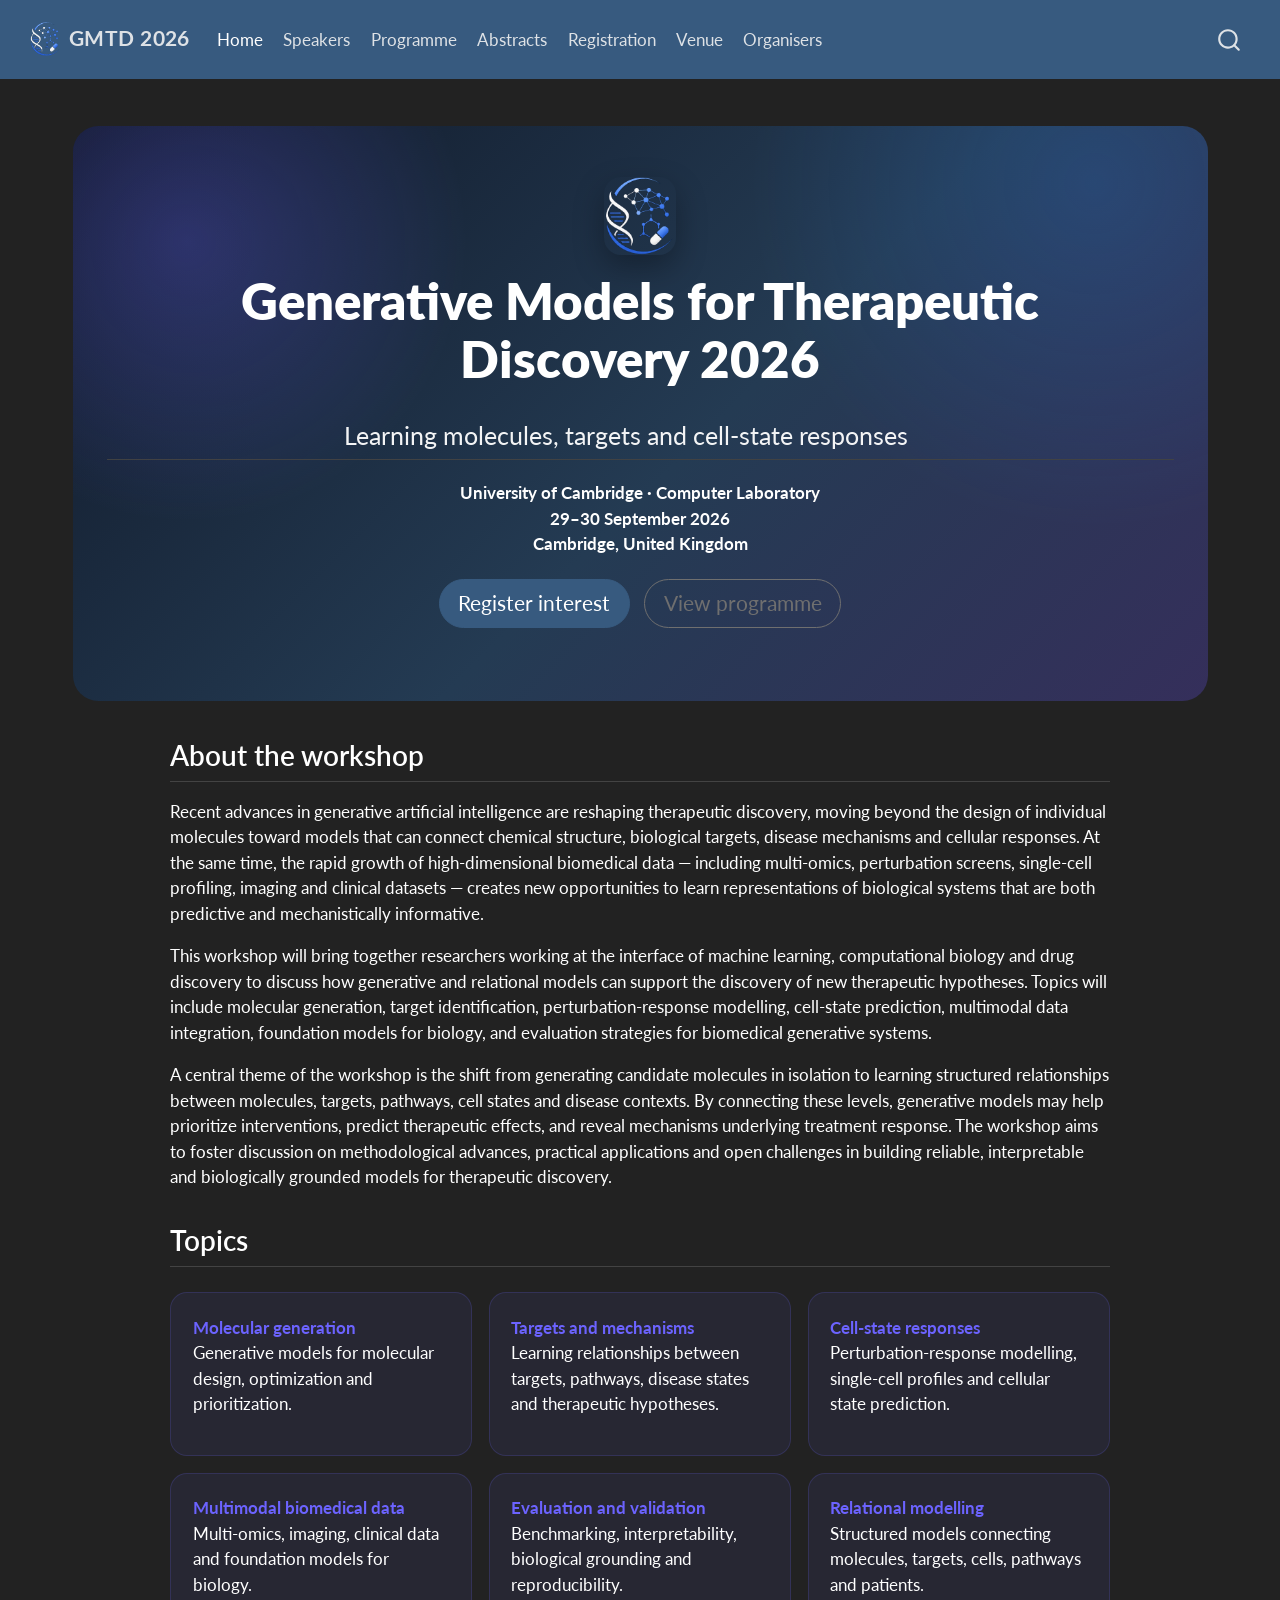
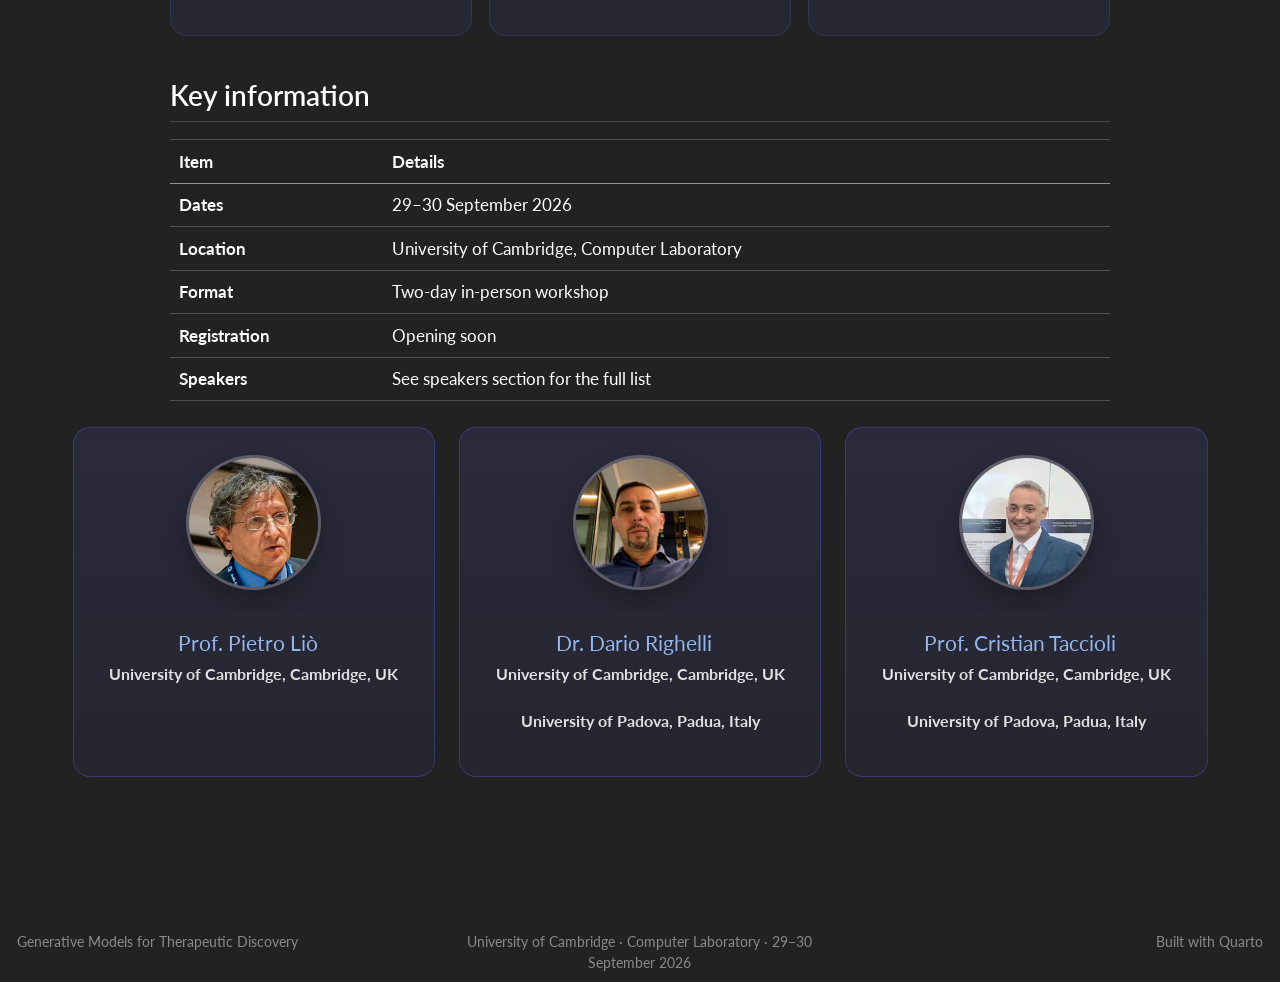
<file: docs/index.html>
<!DOCTYPE html>
<html xmlns="http://www.w3.org/1999/xhtml" lang="en" xml:lang="en"><head>

<meta charset="utf-8">
<meta name="generator" content="quarto-1.9.37">

<meta name="viewport" content="width=device-width, initial-scale=1.0, user-scalable=yes">


<title>Generative Models for Therapeutic Discovery</title>
<style>
/* Default styles provided by pandoc.
** See https://pandoc.org/MANUAL.html#variables-for-html for config info.
*/
code{white-space: pre-wrap;}
span.smallcaps{font-variant: small-caps;}
div.columns{display: flex; gap: min(4vw, 1.5em);}
div.column{flex: auto; overflow-x: auto;}
div.hanging-indent{margin-left: 1.5em; text-indent: -1.5em;}
ul.task-list{list-style: none;}
ul.task-list li input[type="checkbox"] {
  width: 0.8em;
  margin: 0 0.8em 0.2em -1em; /* quarto-specific, see https://github.com/quarto-dev/quarto-cli/issues/4556 */ 
  vertical-align: middle;
}
</style>


<script src="site_libs/quarto-nav/quarto-nav.js"></script>
<script src="site_libs/quarto-nav/headroom.min.js"></script>
<script src="site_libs/clipboard/clipboard.min.js"></script>
<script src="site_libs/quarto-search/autocomplete.umd.js"></script>
<script src="site_libs/quarto-search/fuse.min.js"></script>
<script src="site_libs/quarto-search/quarto-search.js"></script>
<meta name="quarto:offset" content="./">
<script src="site_libs/quarto-html/quarto.js" type="module"></script>
<script src="site_libs/quarto-html/tabsets/tabsets.js" type="module"></script>
<script src="site_libs/quarto-html/popper.min.js"></script>
<script src="site_libs/quarto-html/tippy.umd.min.js"></script>
<script src="site_libs/quarto-html/anchor.min.js"></script>
<link href="site_libs/quarto-html/tippy.css" rel="stylesheet">
<link href="site_libs/quarto-html/quarto-syntax-highlighting-dark-d0ae9245876894da5ac7e18953ecc5cc.css" rel="stylesheet" id="quarto-text-highlighting-styles">
<script src="site_libs/bootstrap/bootstrap.min.js"></script>
<link href="site_libs/bootstrap/bootstrap-icons.css" rel="stylesheet">
<link href="site_libs/bootstrap/bootstrap-4360c678b5099ca041644eb02eaa1bfe.min.css" rel="stylesheet" append-hash="true" id="quarto-bootstrap" data-mode="dark">
<script id="quarto-search-options" type="application/json">{
  "location": "navbar",
  "copy-button": false,
  "collapse-after": 3,
  "panel-placement": "end",
  "type": "overlay",
  "limit": 50,
  "keyboard-shortcut": [
    "f",
    "/",
    "s"
  ],
  "show-item-context": false,
  "language": {
    "search-no-results-text": "No results",
    "search-matching-documents-text": "matching documents",
    "search-copy-link-title": "Copy link to search",
    "search-hide-matches-text": "Hide additional matches",
    "search-more-match-text": "more match in this document",
    "search-more-matches-text": "more matches in this document",
    "search-clear-button-title": "Clear",
    "search-text-placeholder": "",
    "search-detached-cancel-button-title": "Cancel",
    "search-submit-button-title": "Submit",
    "search-label": "Search"
  }
}</script>
<style>html{ scroll-behavior: smooth; }</style>


<link rel="stylesheet" href="styles.css">
</head>

<body class="nav-fixed quarto-light">

<div id="quarto-search-results"></div>
  <header id="quarto-header" class="headroom fixed-top">
    <nav class="navbar navbar-expand-lg " data-bs-theme="dark">
      <div class="navbar-container container-fluid">
      <div class="navbar-brand-container mx-auto">
    <a href="./index.html" class="navbar-brand navbar-brand-logo">
    <img src="./assets/img/logo_alpha2.png" alt="GMTD 2026 logo" class="navbar-logo light-content">
    <img src="./assets/img/logo_alpha2.png" alt="GMTD 2026 logo" class="navbar-logo dark-content">
    </a>
    <a class="navbar-brand" href="./index.html">
    <span class="navbar-title">GMTD 2026</span>
    </a>
  </div>
            <div id="quarto-search" class="" title="Search"></div>
          <button class="navbar-toggler" type="button" data-bs-toggle="collapse" data-bs-target="#navbarCollapse" aria-controls="navbarCollapse" role="menu" aria-expanded="false" aria-label="Toggle navigation" onclick="if (window.quartoToggleHeadroom) { window.quartoToggleHeadroom(); }">
  <span class="navbar-toggler-icon"></span>
</button>
          <div class="collapse navbar-collapse" id="navbarCollapse">
            <ul class="navbar-nav navbar-nav-scroll me-auto">
  <li class="nav-item">
    <a class="nav-link active" href="./index.html" aria-current="page"> 
<span class="menu-text">Home</span></a>
  </li>  
  <li class="nav-item">
    <a class="nav-link" href="./speakers.html"> 
<span class="menu-text">Speakers</span></a>
  </li>  
  <li class="nav-item">
    <a class="nav-link" href="./programme.html"> 
<span class="menu-text">Programme</span></a>
  </li>  
  <li class="nav-item">
    <a class="nav-link" href="./abstracts.html"> 
<span class="menu-text">Abstracts</span></a>
  </li>  
  <li class="nav-item">
    <a class="nav-link" href="./registration.html"> 
<span class="menu-text">Registration</span></a>
  </li>  
  <li class="nav-item">
    <a class="nav-link" href="./venue.html"> 
<span class="menu-text">Venue</span></a>
  </li>  
  <li class="nav-item">
    <a class="nav-link" href="./organisers.html"> 
<span class="menu-text">Organisers</span></a>
  </li>  
</ul>
          </div> <!-- /navcollapse -->
            <div class="quarto-navbar-tools">
</div>
      </div> <!-- /container-fluid -->
    </nav>
</header>
<!-- content -->
<div id="quarto-content" class="quarto-container page-columns page-rows-contents page-layout-full page-navbar">
<!-- sidebar -->
<!-- margin-sidebar -->
    
<!-- main -->
<main class="content column-page" id="quarto-document-content"><header id="title-block-header" class="quarto-title-block"></header>




<div class="hero">
<p><img src="assets/img/logo_alpha2.png" class="hero-logo img-fluid" alt="GMTD 2026 logo"></p>
<section id="generative-models-for-therapeutic-discovery-2026" class="level1">
<h1>Generative Models for Therapeutic Discovery 2026</h1>
<section id="learning-molecules-targets-and-cell-state-responses" class="level2">
<h2 class="anchored" data-anchor-id="learning-molecules-targets-and-cell-state-responses">Learning molecules, targets and cell-state responses</h2>
<p><strong>University of Cambridge · Computer Laboratory</strong><br>
<strong>29–30 September 2026</strong> <br> <strong>Cambridge, United Kingdom</strong></p>
<p><a href="./registration.html" class="btn btn-primary btn-lg">Register interest</a> <a href="./programme.html" class="btn btn-outline-light btn-lg">View programme</a></p>
</section>
</section>
</div>
<div class="container-narrow">
<section id="about-the-workshop" class="level2">
<h2 class="anchored" data-anchor-id="about-the-workshop">About the workshop</h2>
<p>Recent advances in generative artificial intelligence are reshaping therapeutic discovery, moving beyond the design of individual molecules toward models that can connect chemical structure, biological targets, disease mechanisms and cellular responses. At the same time, the rapid growth of high-dimensional biomedical data — including multi-omics, perturbation screens, single-cell profiling, imaging and clinical datasets — creates new opportunities to learn representations of biological systems that are both predictive and mechanistically informative.</p>
<p>This workshop will bring together researchers working at the interface of machine learning, computational biology and drug discovery to discuss how generative and relational models can support the discovery of new therapeutic hypotheses. Topics will include molecular generation, target identification, perturbation-response modelling, cell-state prediction, multimodal data integration, foundation models for biology, and evaluation strategies for biomedical generative systems.</p>
<p>A central theme of the workshop is the shift from generating candidate molecules in isolation to learning structured relationships between molecules, targets, pathways, cell states and disease contexts. By connecting these levels, generative models may help prioritize interventions, predict therapeutic effects, and reveal mechanisms underlying treatment response. The workshop aims to foster discussion on methodological advances, practical applications and open challenges in building reliable, interpretable and biologically grounded models for therapeutic discovery.</p>
</section>
<section id="topics" class="level2">
<h2 class="anchored" data-anchor-id="topics">Topics</h2>
<div class="topic-grid">
<div class="topic-card">
<p><strong>Molecular generation</strong><br>
Generative models for molecular design, optimization and prioritization.</p>
</div>
<div class="topic-card">
<p><strong>Targets and mechanisms</strong><br>
Learning relationships between targets, pathways, disease states and therapeutic hypotheses.</p>
</div>
<div class="topic-card">
<p><strong>Cell-state responses</strong><br>
Perturbation-response modelling, single-cell profiles and cellular state prediction.</p>
</div>
<div class="topic-card">
<p><strong>Multimodal biomedical data</strong><br>
Multi-omics, imaging, clinical data and foundation models for biology.</p>
</div>
<div class="topic-card">
<p><strong>Evaluation and validation</strong><br>
Benchmarking, interpretability, biological grounding and reproducibility.</p>
</div>
<div class="topic-card">
<p><strong>Relational modelling</strong><br>
Structured models connecting molecules, targets, cells, pathways and patients.</p>
</div>
</div>
</section>
<section id="key-information" class="level2">
<h2 class="anchored" data-anchor-id="key-information">Key information</h2>
<table class="caption-top table">
<thead>
<tr class="header">
<th>Item</th>
<th>Details</th>
</tr>
</thead>
<tbody>
<tr class="odd">
<td><strong>Dates</strong></td>
<td>29–30 September 2026</td>
</tr>
<tr class="even">
<td><strong>Location</strong></td>
<td>University of Cambridge, Computer Laboratory</td>
</tr>
<tr class="odd">
<td><strong>Format</strong></td>
<td>Two-day in-person workshop</td>
</tr>
<tr class="even">
<td><strong>Registration</strong></td>
<td>Opening soon</td>
</tr>
<tr class="odd">
<td><strong>Speakers</strong></td>
<td>See speakers section for the full list</td>
</tr>
</tbody>
</table>
</section>
</div>
<div class="organiser-grid organiser-grid-compact">
<div class="organiser-card compact">
<p><a href="https://www.cl.cam.ac.uk/~pl219/" target="_blank"><img src="assets/img/organisers/pietro-lio.jpeg" class="organiser-photo img-fluid" alt="Pietro Liò"></a></p>
<section id="prof.-pietro-liò" class="level3">
<h3 class="anchored" data-anchor-id="prof.-pietro-liò"><a href="https://www.cl.cam.ac.uk/~pl219/" target="_blank">Prof.&nbsp;Pietro Liò</a></h3>
<p><strong>University of Cambridge, Cambridge, UK</strong></p>
</section>
</div>
<div class="organiser-card compact">
<p><a href="https://www.github.com/drighelli" target="_blank"><img src="assets/img/organisers/dario-righelli.png" class="organiser-photo img-fluid" alt="Dario Righelli"></a></p>
<section id="dr.-dario-righelli" class="level3">
<h3 class="anchored" data-anchor-id="dr.-dario-righelli"><a href="https://www.github.com/drighelli" target="_blank">Dr.&nbsp;Dario Righelli</a></h3>
<p><strong>University of Cambridge, Cambridge, UK</strong> <br> <strong>University of Padova, Padua, Italy</strong></p>
</section>
</div>
<div class="organiser-card compact">
<p><a href="https://tacclab.org/" target="_blank"><img src="assets/img/organisers/cristian-taccioli.png" class="organiser-photo img-fluid" alt="Cristian Taccioli"></a></p>
<section id="prof.-cristian-taccioli" class="level3">
<h3 class="anchored" data-anchor-id="prof.-cristian-taccioli"><a href="https://tacclab.org/" target="_blank">Prof.&nbsp;Cristian Taccioli</a></h3>
<p><strong>University of Cambridge, Cambridge, UK</strong> <br> <strong>University of Padova, Padua, Italy</strong></p>
</section>
</div>
</div>



</main> <!-- /main -->
<script id="quarto-html-after-body" type="application/javascript">
  window.document.addEventListener("DOMContentLoaded", function (event) {
    const icon = "";
    const anchorJS = new window.AnchorJS();
    anchorJS.options = {
      placement: 'right',
      icon: icon
    };
    anchorJS.add('.anchored');
    const isCodeAnnotation = (el) => {
      for (const clz of el.classList) {
        if (clz.startsWith('code-annotation-')) {                     
          return true;
        }
      }
      return false;
    }
    const onCopySuccess = function(e) {
      // button target
      const button = e.trigger;
      // don't keep focus
      button.blur();
      // flash "checked"
      button.classList.add('code-copy-button-checked');
      var currentTitle = button.getAttribute("title");
      button.setAttribute("title", "Copied!");
      let tooltip;
      if (window.bootstrap) {
        button.setAttribute("data-bs-toggle", "tooltip");
        button.setAttribute("data-bs-placement", "left");
        button.setAttribute("data-bs-title", "Copied!");
        tooltip = new bootstrap.Tooltip(button, 
          { trigger: "manual", 
            customClass: "code-copy-button-tooltip",
            offset: [0, -8]});
        tooltip.show();    
      }
      setTimeout(function() {
        if (tooltip) {
          tooltip.hide();
          button.removeAttribute("data-bs-title");
          button.removeAttribute("data-bs-toggle");
          button.removeAttribute("data-bs-placement");
        }
        button.setAttribute("title", currentTitle);
        button.classList.remove('code-copy-button-checked');
      }, 1000);
      // clear code selection
      e.clearSelection();
    }
    const getTextToCopy = function(trigger) {
      const outerScaffold = trigger.parentElement.cloneNode(true);
      const codeEl = outerScaffold.querySelector('code');
      for (const childEl of codeEl.children) {
        if (isCodeAnnotation(childEl)) {
          childEl.remove();
        }
      }
      return codeEl.innerText;
    }
    const clipboard = new window.ClipboardJS('.code-copy-button:not([data-in-quarto-modal])', {
      text: getTextToCopy
    });
    clipboard.on('success', onCopySuccess);
    if (window.document.getElementById('quarto-embedded-source-code-modal')) {
      const clipboardModal = new window.ClipboardJS('.code-copy-button[data-in-quarto-modal]', {
        text: getTextToCopy,
        container: window.document.getElementById('quarto-embedded-source-code-modal')
      });
      clipboardModal.on('success', onCopySuccess);
    }
      var localhostRegex = new RegExp(/^(?:http|https):\/\/localhost\:?[0-9]*\//);
      var mailtoRegex = new RegExp(/^mailto:/);
        var filterRegex = new RegExp("https:\/\/YOUR-USERNAME\.github\.io\/generative-therapeutic-discovery\/");
      var isInternal = (href) => {
          return filterRegex.test(href) || localhostRegex.test(href) || mailtoRegex.test(href);
      }
      // Inspect non-navigation links and adorn them if external
     var links = window.document.querySelectorAll('a[href]:not(.nav-link):not(.navbar-brand):not(.toc-action):not(.sidebar-link):not(.sidebar-item-toggle):not(.pagination-link):not(.no-external):not([aria-hidden]):not(.dropdown-item):not(.quarto-navigation-tool):not(.about-link)');
      for (var i=0; i<links.length; i++) {
        const link = links[i];
        if (!isInternal(link.href)) {
          // undo the damage that might have been done by quarto-nav.js in the case of
          // links that we want to consider external
          if (link.dataset.originalHref !== undefined) {
            link.href = link.dataset.originalHref;
          }
        }
      }
    function tippyHover(el, contentFn, onTriggerFn, onUntriggerFn) {
      const config = {
        allowHTML: true,
        maxWidth: 500,
        delay: 100,
        arrow: false,
        appendTo: function(el) {
            return el.parentElement;
        },
        interactive: true,
        interactiveBorder: 10,
        theme: 'quarto',
        placement: 'bottom-start',
      };
      if (contentFn) {
        config.content = contentFn;
      }
      if (onTriggerFn) {
        config.onTrigger = onTriggerFn;
      }
      if (onUntriggerFn) {
        config.onUntrigger = onUntriggerFn;
      }
      window.tippy(el, config); 
    }
    const noterefs = window.document.querySelectorAll('a[role="doc-noteref"]');
    for (var i=0; i<noterefs.length; i++) {
      const ref = noterefs[i];
      tippyHover(ref, function() {
        // use id or data attribute instead here
        let href = ref.getAttribute('data-footnote-href') || ref.getAttribute('href');
        try { href = new URL(href).hash; } catch {}
        const id = href.replace(/^#\/?/, "");
        const note = window.document.getElementById(id);
        if (note) {
          return note.innerHTML;
        } else {
          return "";
        }
      });
    }
    const xrefs = window.document.querySelectorAll('a.quarto-xref');
    const processXRef = (id, note) => {
      // Strip column container classes
      const stripColumnClz = (el) => {
        el.classList.remove("page-full", "page-columns");
        if (el.children) {
          for (const child of el.children) {
            stripColumnClz(child);
          }
        }
      }
      stripColumnClz(note)
      if (id === null || id.startsWith('sec-')) {
        // Special case sections, only their first couple elements
        const container = document.createElement("div");
        if (note.children && note.children.length > 2) {
          container.appendChild(note.children[0].cloneNode(true));
          for (let i = 1; i < note.children.length; i++) {
            const child = note.children[i];
            if (child.tagName === "P" && child.innerText === "") {
              continue;
            } else {
              container.appendChild(child.cloneNode(true));
              break;
            }
          }
          if (window.Quarto?.typesetMath) {
            window.Quarto.typesetMath(container);
          }
          return container.innerHTML
        } else {
          if (window.Quarto?.typesetMath) {
            window.Quarto.typesetMath(note);
          }
          return note.innerHTML;
        }
      } else {
        // Remove any anchor links if they are present
        const anchorLink = note.querySelector('a.anchorjs-link');
        if (anchorLink) {
          anchorLink.remove();
        }
        if (window.Quarto?.typesetMath) {
          window.Quarto.typesetMath(note);
        }
        if (note.classList.contains("callout")) {
          return note.outerHTML;
        } else {
          return note.innerHTML;
        }
      }
    }
    for (var i=0; i<xrefs.length; i++) {
      const xref = xrefs[i];
      tippyHover(xref, undefined, function(instance) {
        instance.disable();
        let url = xref.getAttribute('href');
        let hash = undefined; 
        if (url.startsWith('#')) {
          hash = url;
        } else {
          try { hash = new URL(url).hash; } catch {}
        }
        if (hash) {
          const id = hash.replace(/^#\/?/, "");
          const note = window.document.getElementById(id);
          if (note !== null) {
            try {
              const html = processXRef(id, note.cloneNode(true));
              instance.setContent(html);
            } finally {
              instance.enable();
              instance.show();
            }
          } else {
            // See if we can fetch this
            fetch(url.split('#')[0])
            .then(res => res.text())
            .then(html => {
              const parser = new DOMParser();
              const htmlDoc = parser.parseFromString(html, "text/html");
              const note = htmlDoc.getElementById(id);
              if (note !== null) {
                const html = processXRef(id, note);
                instance.setContent(html);
              } 
            }).finally(() => {
              instance.enable();
              instance.show();
            });
          }
        } else {
          // See if we can fetch a full url (with no hash to target)
          // This is a special case and we should probably do some content thinning / targeting
          fetch(url)
          .then(res => res.text())
          .then(html => {
            const parser = new DOMParser();
            const htmlDoc = parser.parseFromString(html, "text/html");
            const note = htmlDoc.querySelector('main.content');
            if (note !== null) {
              // This should only happen for chapter cross references
              // (since there is no id in the URL)
              // remove the first header
              if (note.children.length > 0 && note.children[0].tagName === "HEADER") {
                note.children[0].remove();
              }
              const html = processXRef(null, note);
              instance.setContent(html);
            } 
          }).finally(() => {
            instance.enable();
            instance.show();
          });
        }
      }, function(instance) {
      });
    }
        let selectedAnnoteEl;
        const selectorForAnnotation = ( cell, annotation) => {
          let cellAttr = 'data-code-cell="' + cell + '"';
          let lineAttr = 'data-code-annotation="' +  annotation + '"';
          const selector = 'span[' + cellAttr + '][' + lineAttr + ']';
          return selector;
        }
        const selectCodeLines = (annoteEl) => {
          const doc = window.document;
          const targetCell = annoteEl.getAttribute("data-target-cell");
          const targetAnnotation = annoteEl.getAttribute("data-target-annotation");
          const annoteSpan = window.document.querySelector(selectorForAnnotation(targetCell, targetAnnotation));
          const lines = annoteSpan.getAttribute("data-code-lines").split(",");
          const lineIds = lines.map((line) => {
            return targetCell + "-" + line;
          })
          let top = null;
          let height = null;
          let parent = null;
          if (lineIds.length > 0) {
              //compute the position of the single el (top and bottom and make a div)
              const el = window.document.getElementById(lineIds[0]);
              top = el.offsetTop;
              height = el.offsetHeight;
              parent = el.parentElement.parentElement;
            if (lineIds.length > 1) {
              const lastEl = window.document.getElementById(lineIds[lineIds.length - 1]);
              const bottom = lastEl.offsetTop + lastEl.offsetHeight;
              height = bottom - top;
            }
            if (top !== null && height !== null && parent !== null) {
              // cook up a div (if necessary) and position it 
              let div = window.document.getElementById("code-annotation-line-highlight");
              if (div === null) {
                div = window.document.createElement("div");
                div.setAttribute("id", "code-annotation-line-highlight");
                div.style.position = 'absolute';
                parent.appendChild(div);
              }
              div.style.top = top - 2 + "px";
              div.style.height = height + 4 + "px";
              div.style.left = 0;
              let gutterDiv = window.document.getElementById("code-annotation-line-highlight-gutter");
              if (gutterDiv === null) {
                gutterDiv = window.document.createElement("div");
                gutterDiv.setAttribute("id", "code-annotation-line-highlight-gutter");
                gutterDiv.style.position = 'absolute';
                const codeCell = window.document.getElementById(targetCell);
                const gutter = codeCell.querySelector('.code-annotation-gutter');
                gutter.appendChild(gutterDiv);
              }
              gutterDiv.style.top = top - 2 + "px";
              gutterDiv.style.height = height + 4 + "px";
            }
            selectedAnnoteEl = annoteEl;
          }
        };
        const unselectCodeLines = () => {
          const elementsIds = ["code-annotation-line-highlight", "code-annotation-line-highlight-gutter"];
          elementsIds.forEach((elId) => {
            const div = window.document.getElementById(elId);
            if (div) {
              div.remove();
            }
          });
          selectedAnnoteEl = undefined;
        };
          // Handle positioning of the toggle
      window.addEventListener(
        "resize",
        throttle(() => {
          elRect = undefined;
          if (selectedAnnoteEl) {
            selectCodeLines(selectedAnnoteEl);
          }
        }, 10)
      );
      function throttle(fn, ms) {
      let throttle = false;
      let timer;
        return (...args) => {
          if(!throttle) { // first call gets through
              fn.apply(this, args);
              throttle = true;
          } else { // all the others get throttled
              if(timer) clearTimeout(timer); // cancel #2
              timer = setTimeout(() => {
                fn.apply(this, args);
                timer = throttle = false;
              }, ms);
          }
        };
      }
        // Attach click handler to the DT
        const annoteDls = window.document.querySelectorAll('dt[data-target-cell]');
        for (const annoteDlNode of annoteDls) {
          annoteDlNode.addEventListener('click', (event) => {
            const clickedEl = event.target;
            if (clickedEl !== selectedAnnoteEl) {
              unselectCodeLines();
              const activeEl = window.document.querySelector('dt[data-target-cell].code-annotation-active');
              if (activeEl) {
                activeEl.classList.remove('code-annotation-active');
              }
              selectCodeLines(clickedEl);
              clickedEl.classList.add('code-annotation-active');
            } else {
              // Unselect the line
              unselectCodeLines();
              clickedEl.classList.remove('code-annotation-active');
            }
          });
        }
    const findCites = (el) => {
      const parentEl = el.parentElement;
      if (parentEl) {
        const cites = parentEl.dataset.cites;
        if (cites) {
          return {
            el,
            cites: cites.split(' ')
          };
        } else {
          return findCites(el.parentElement)
        }
      } else {
        return undefined;
      }
    };
    var bibliorefs = window.document.querySelectorAll('a[role="doc-biblioref"]');
    for (var i=0; i<bibliorefs.length; i++) {
      const ref = bibliorefs[i];
      const citeInfo = findCites(ref);
      if (citeInfo) {
        tippyHover(citeInfo.el, function() {
          var popup = window.document.createElement('div');
          citeInfo.cites.forEach(function(cite) {
            var citeDiv = window.document.createElement('div');
            citeDiv.classList.add('hanging-indent');
            citeDiv.classList.add('csl-entry');
            var biblioDiv = window.document.getElementById('ref-' + cite);
            if (biblioDiv) {
              citeDiv.innerHTML = biblioDiv.innerHTML;
            }
            popup.appendChild(citeDiv);
          });
          return popup.innerHTML;
        });
      }
    }
  });
  </script>
</div> <!-- /content -->
<footer class="footer">
  <div class="nav-footer">
    <div class="nav-footer-left">
<p>Generative Models for Therapeutic Discovery</p>
</div>   
    <div class="nav-footer-center">
<p>University of Cambridge · Computer Laboratory · 29–30 September 2026</p>
</div>
    <div class="nav-footer-right">
<p>Built with Quarto</p>
</div>
  </div>
</footer>




<script src="site_libs/quarto-html/zenscroll-min.js"></script>
</body></html>
</file>
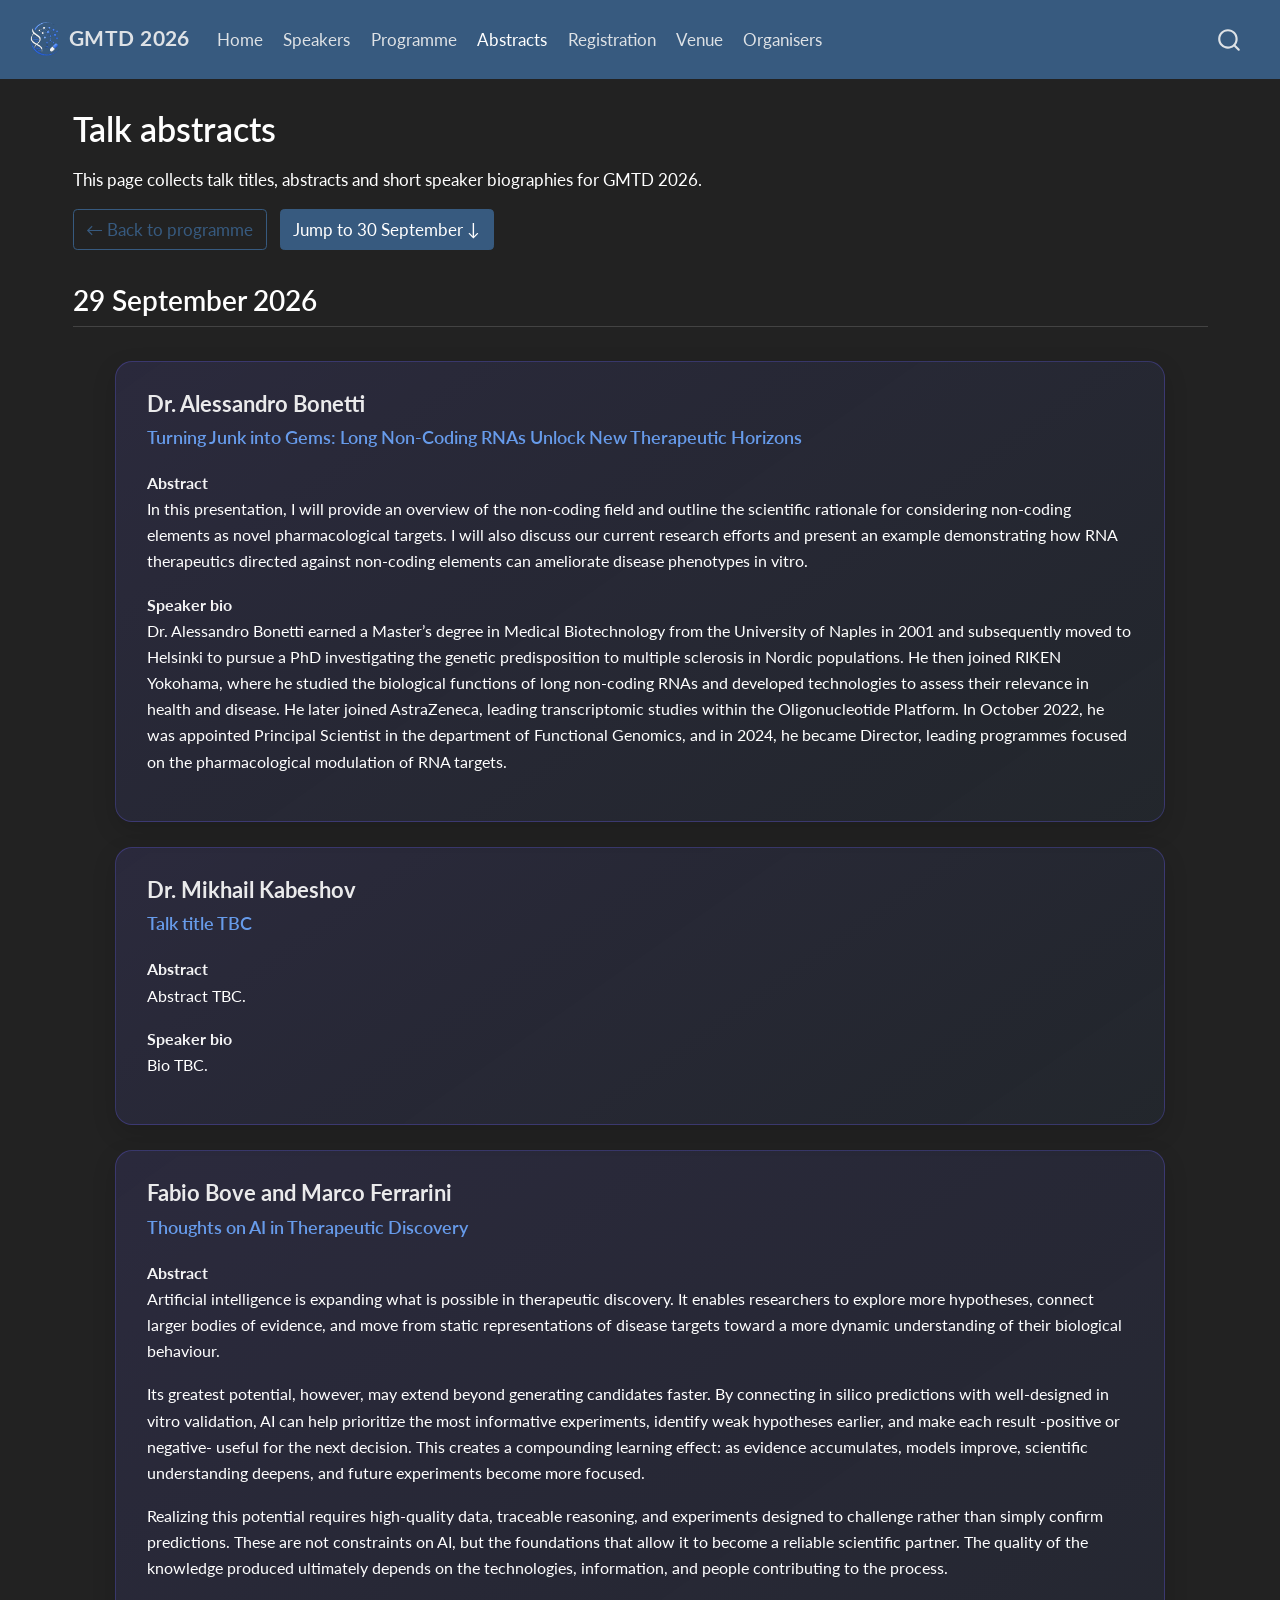
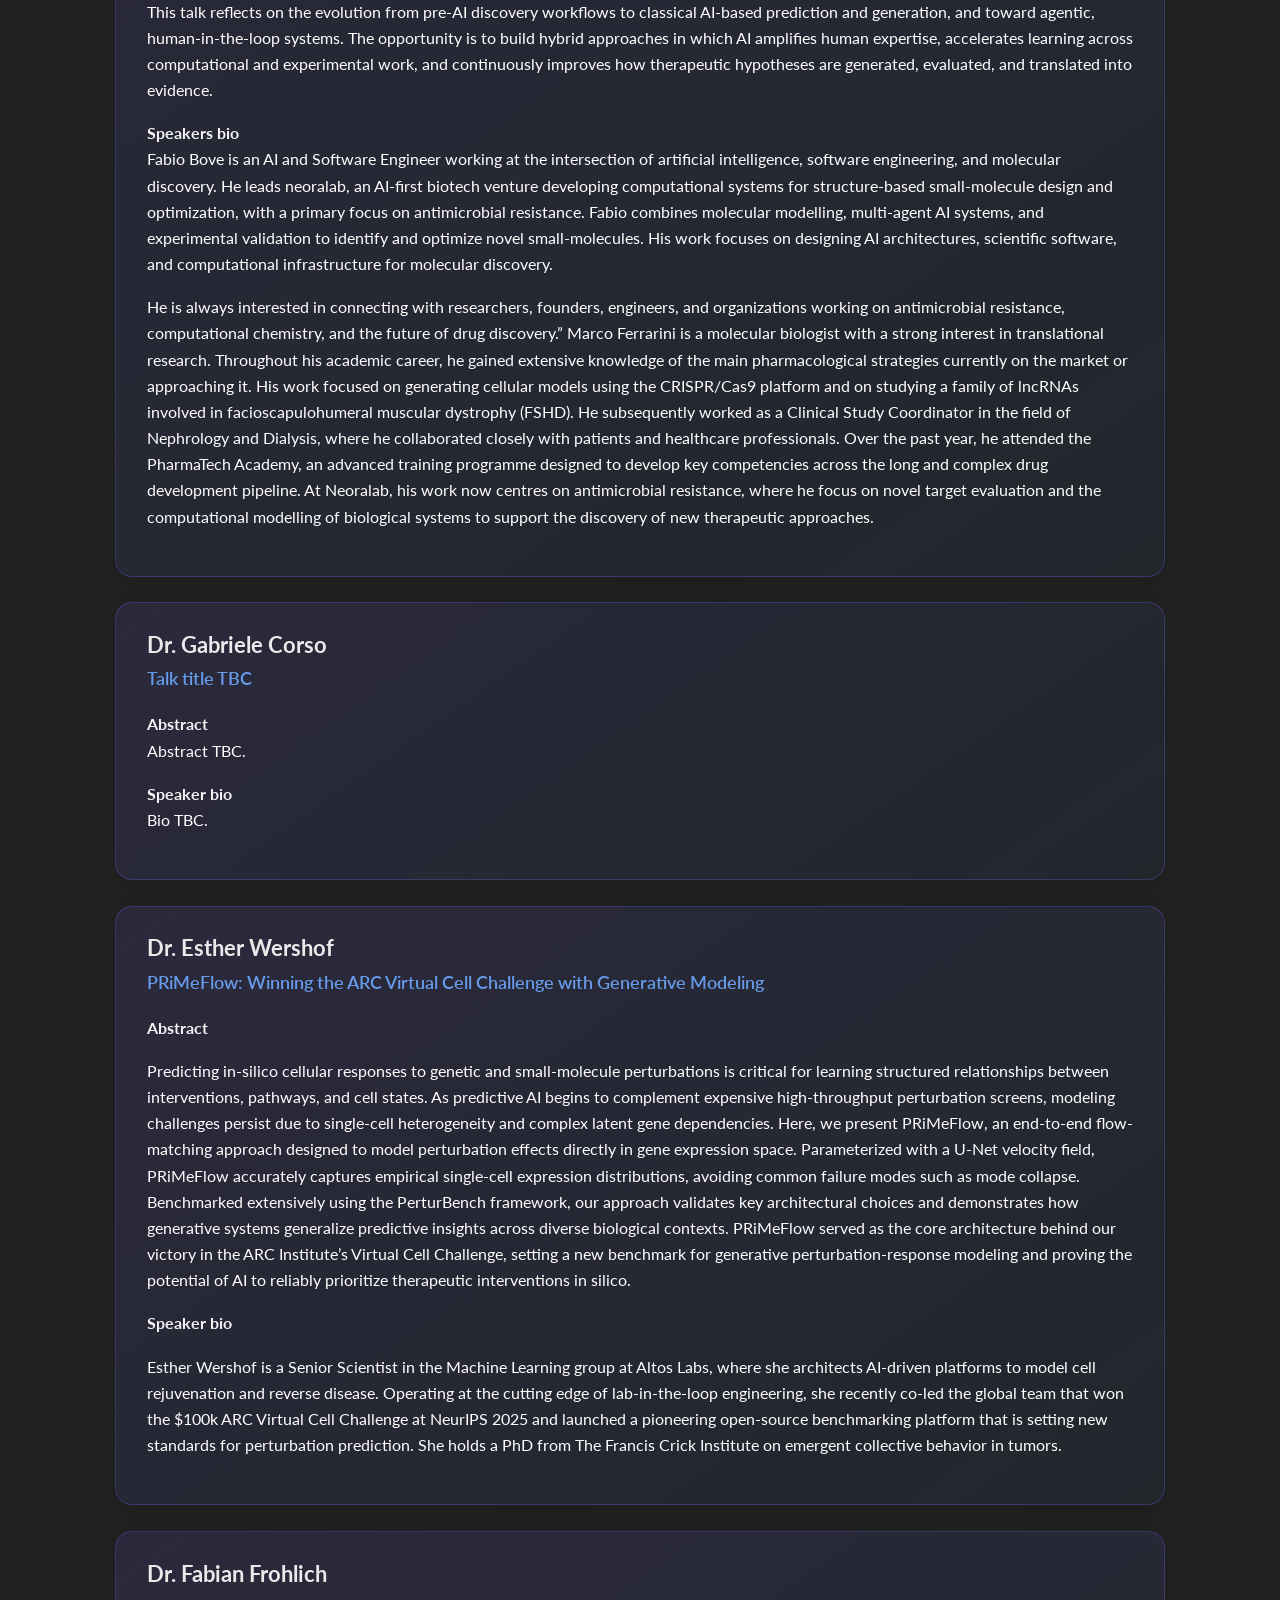
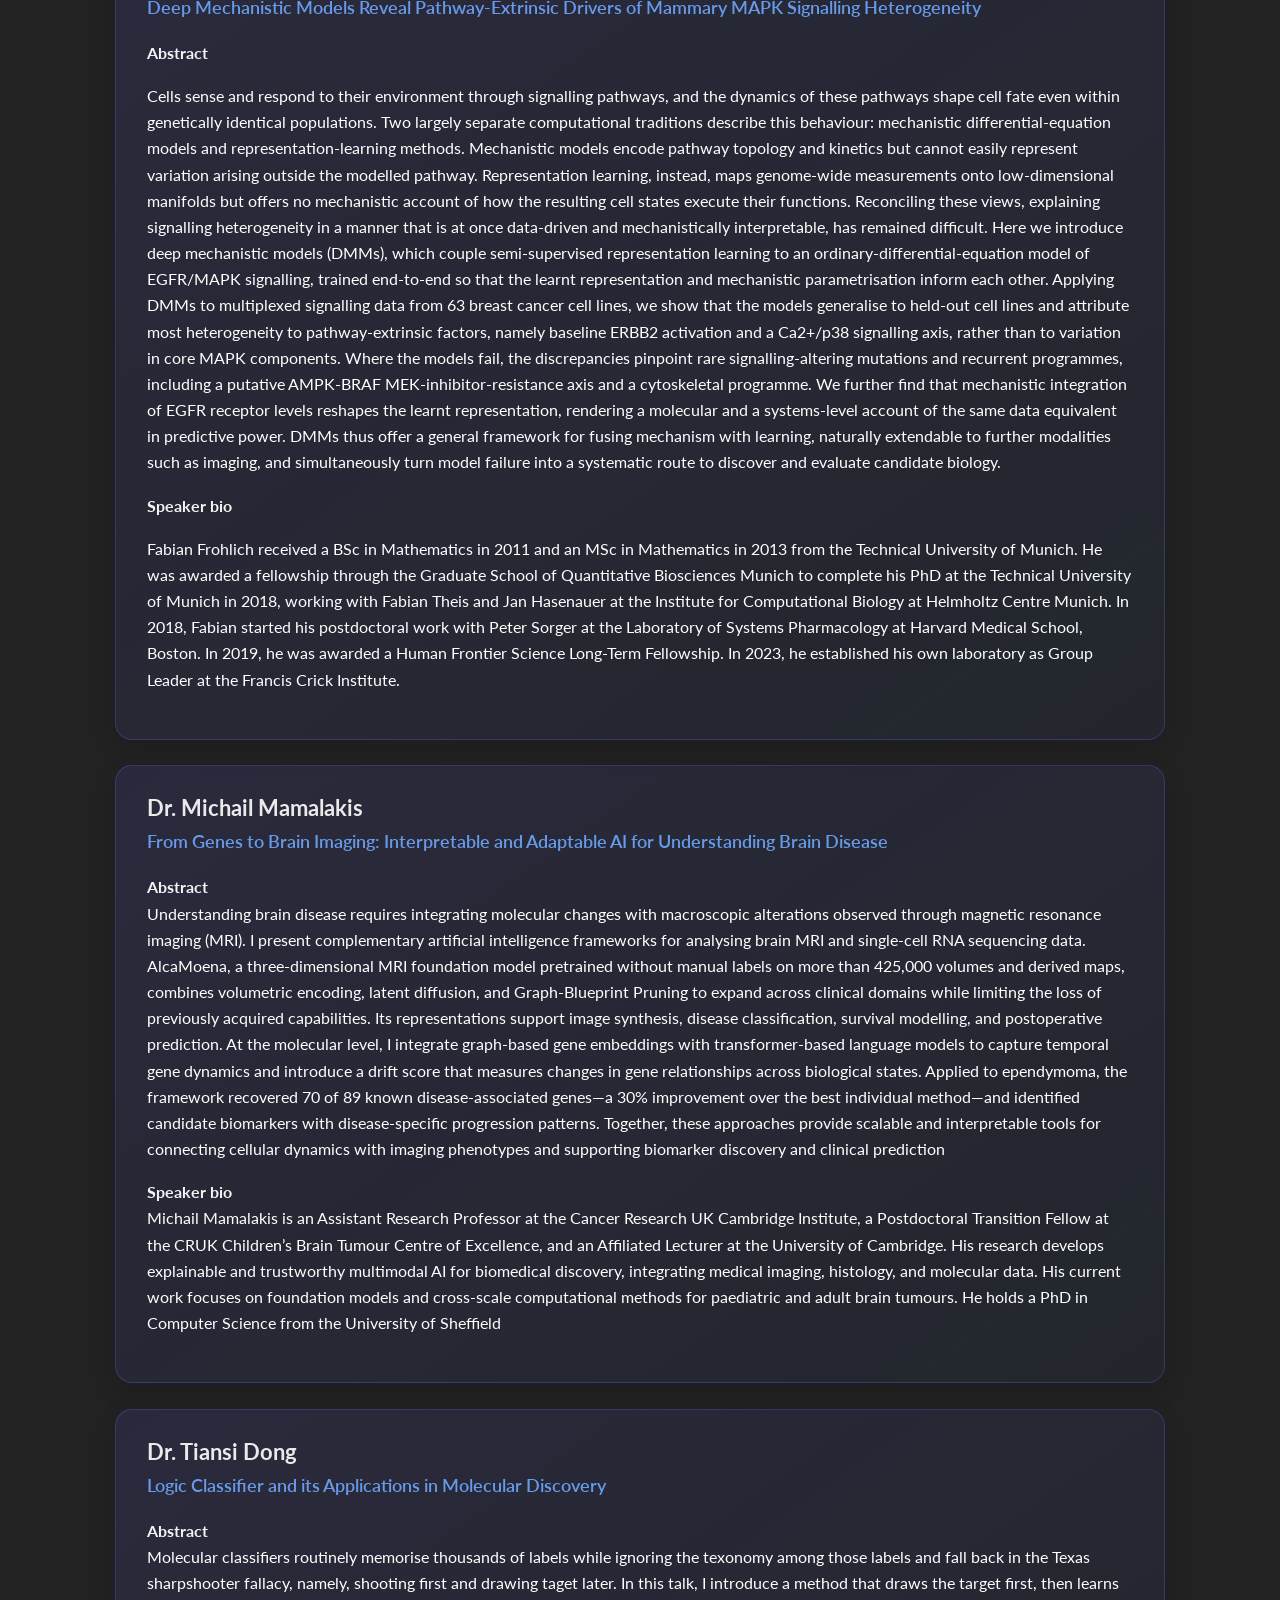
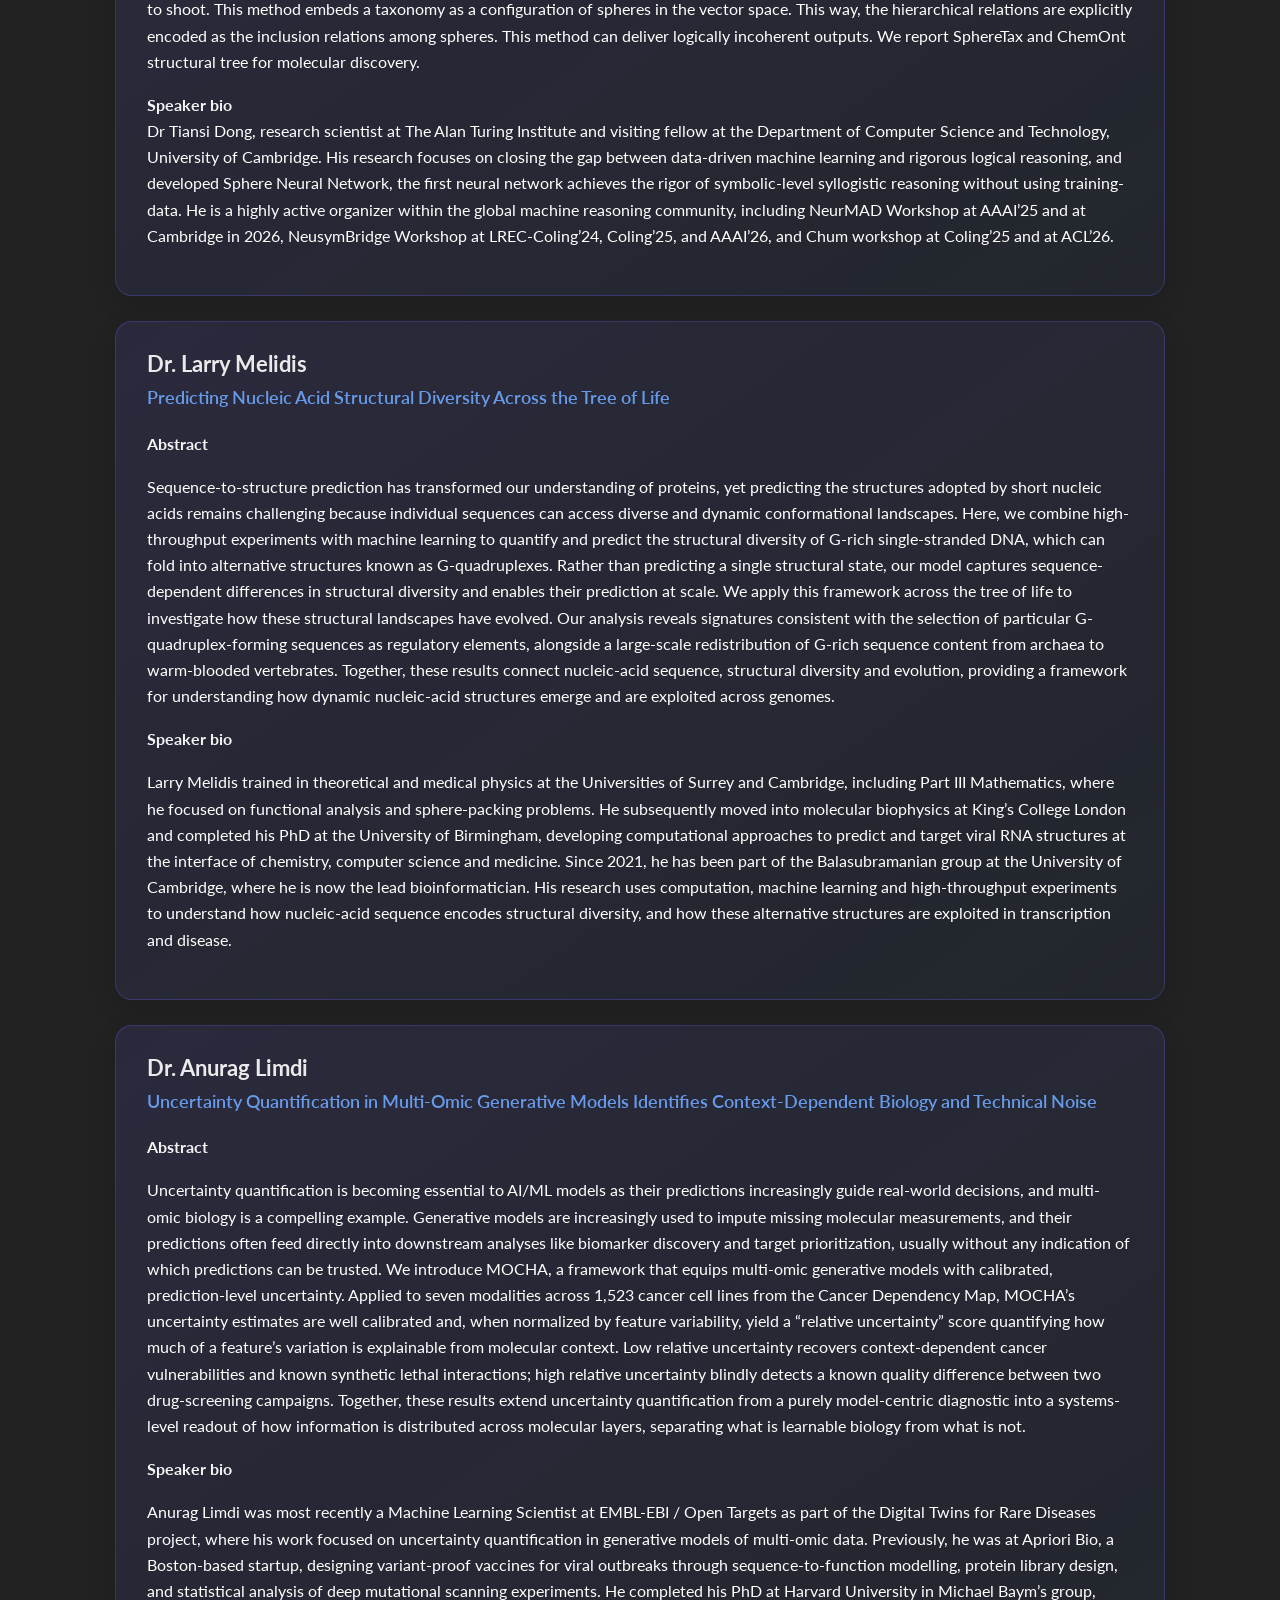
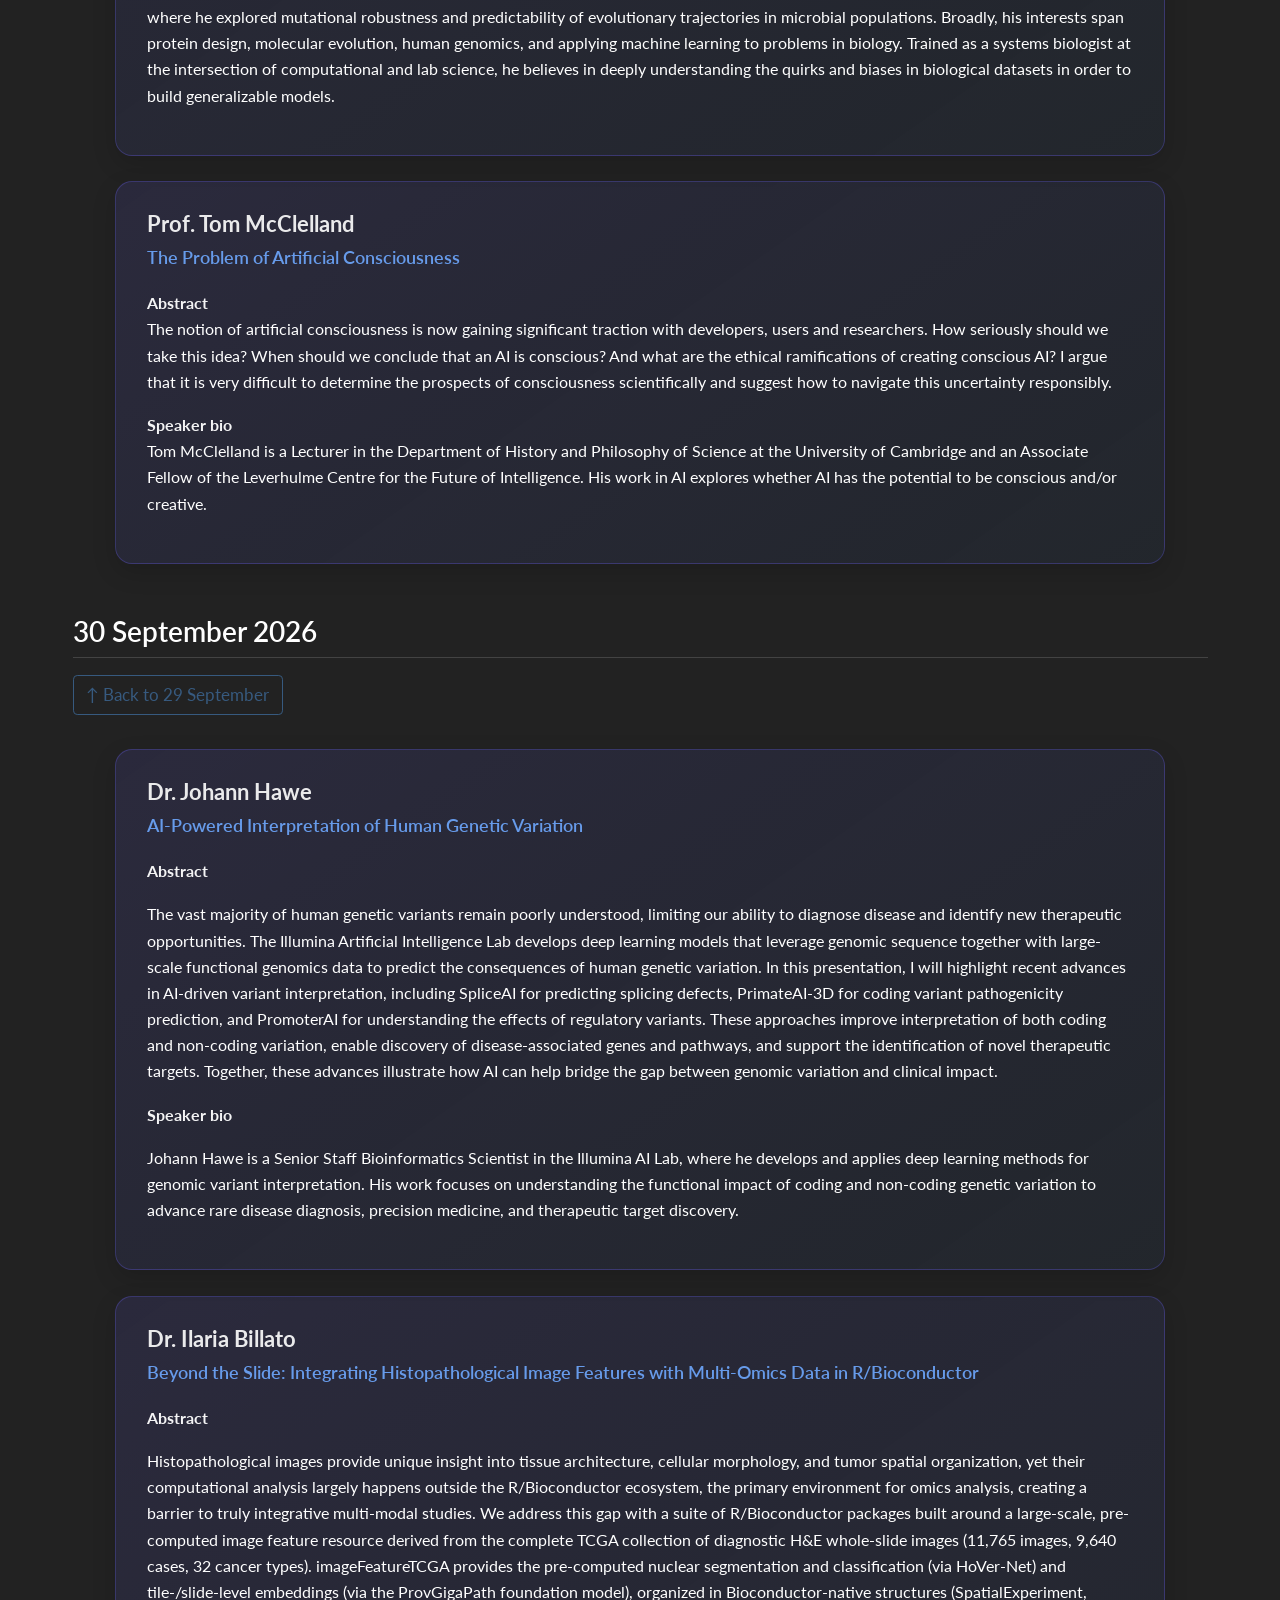
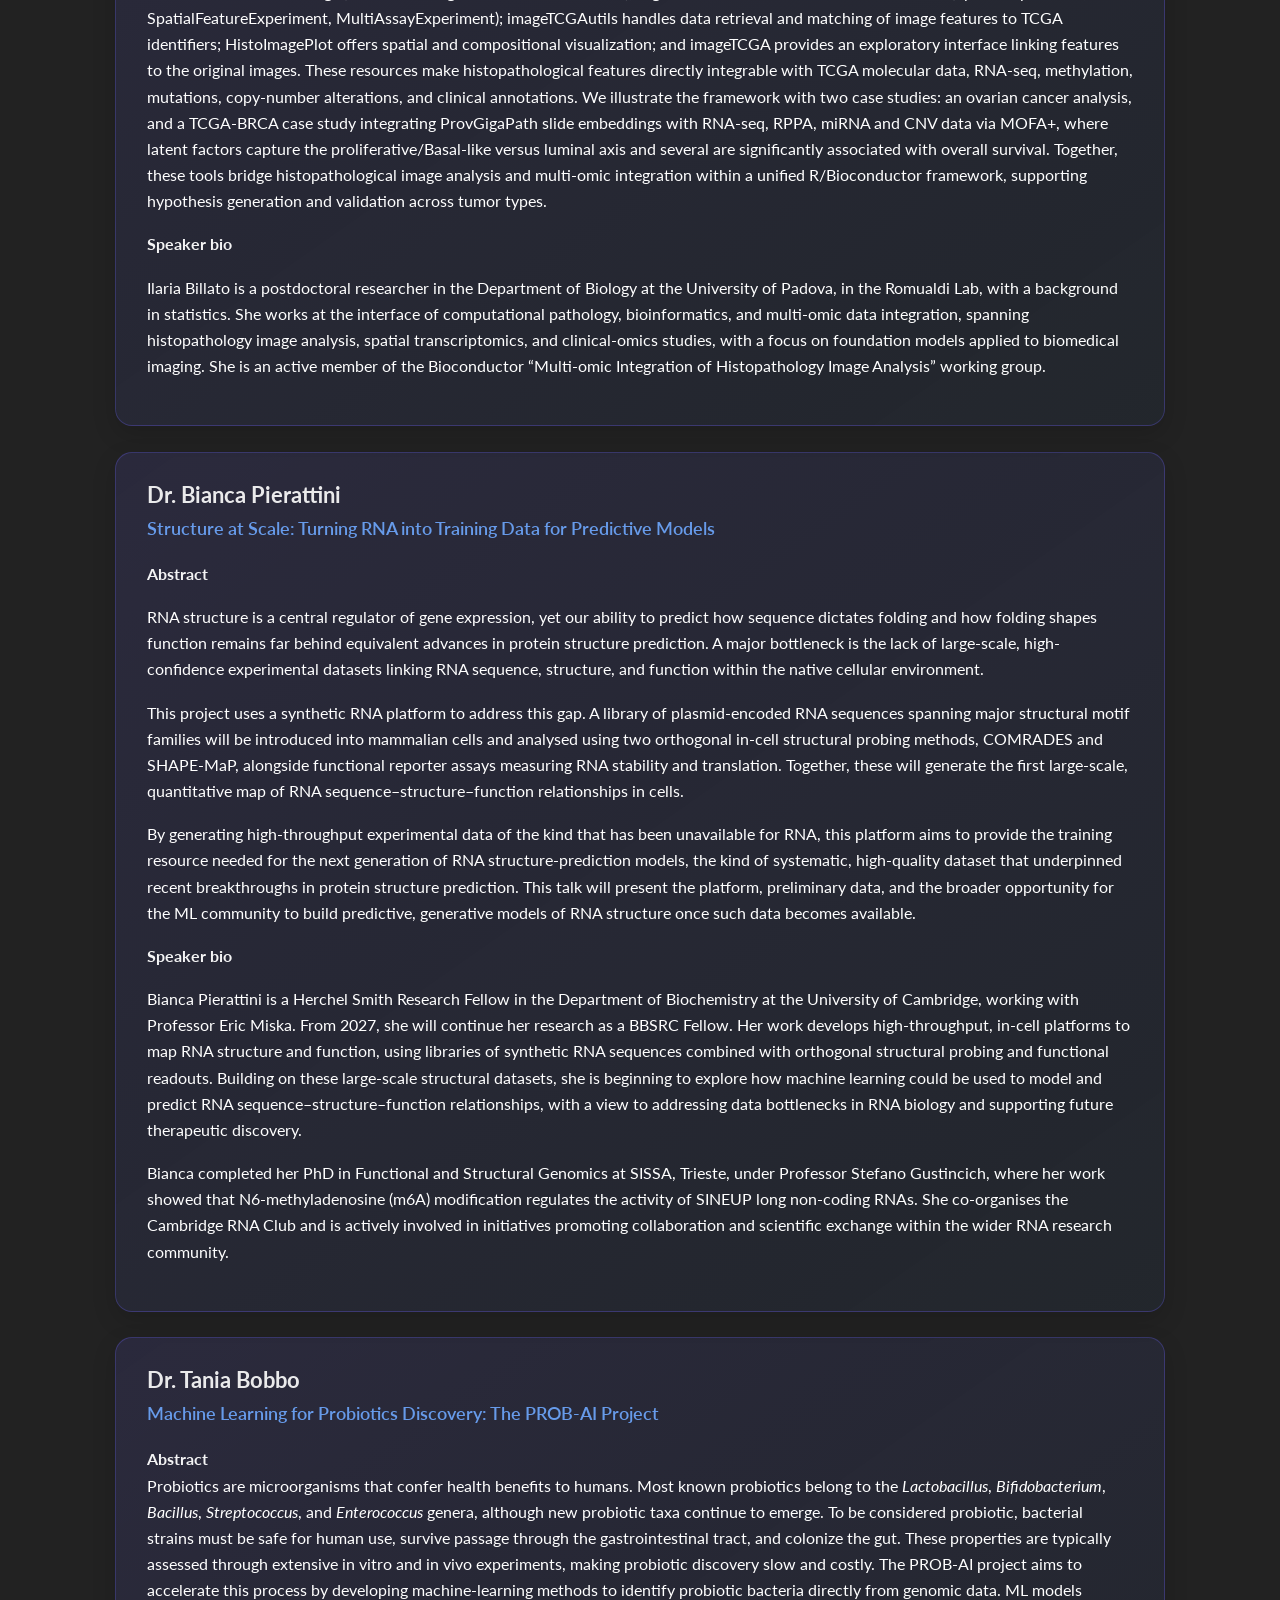
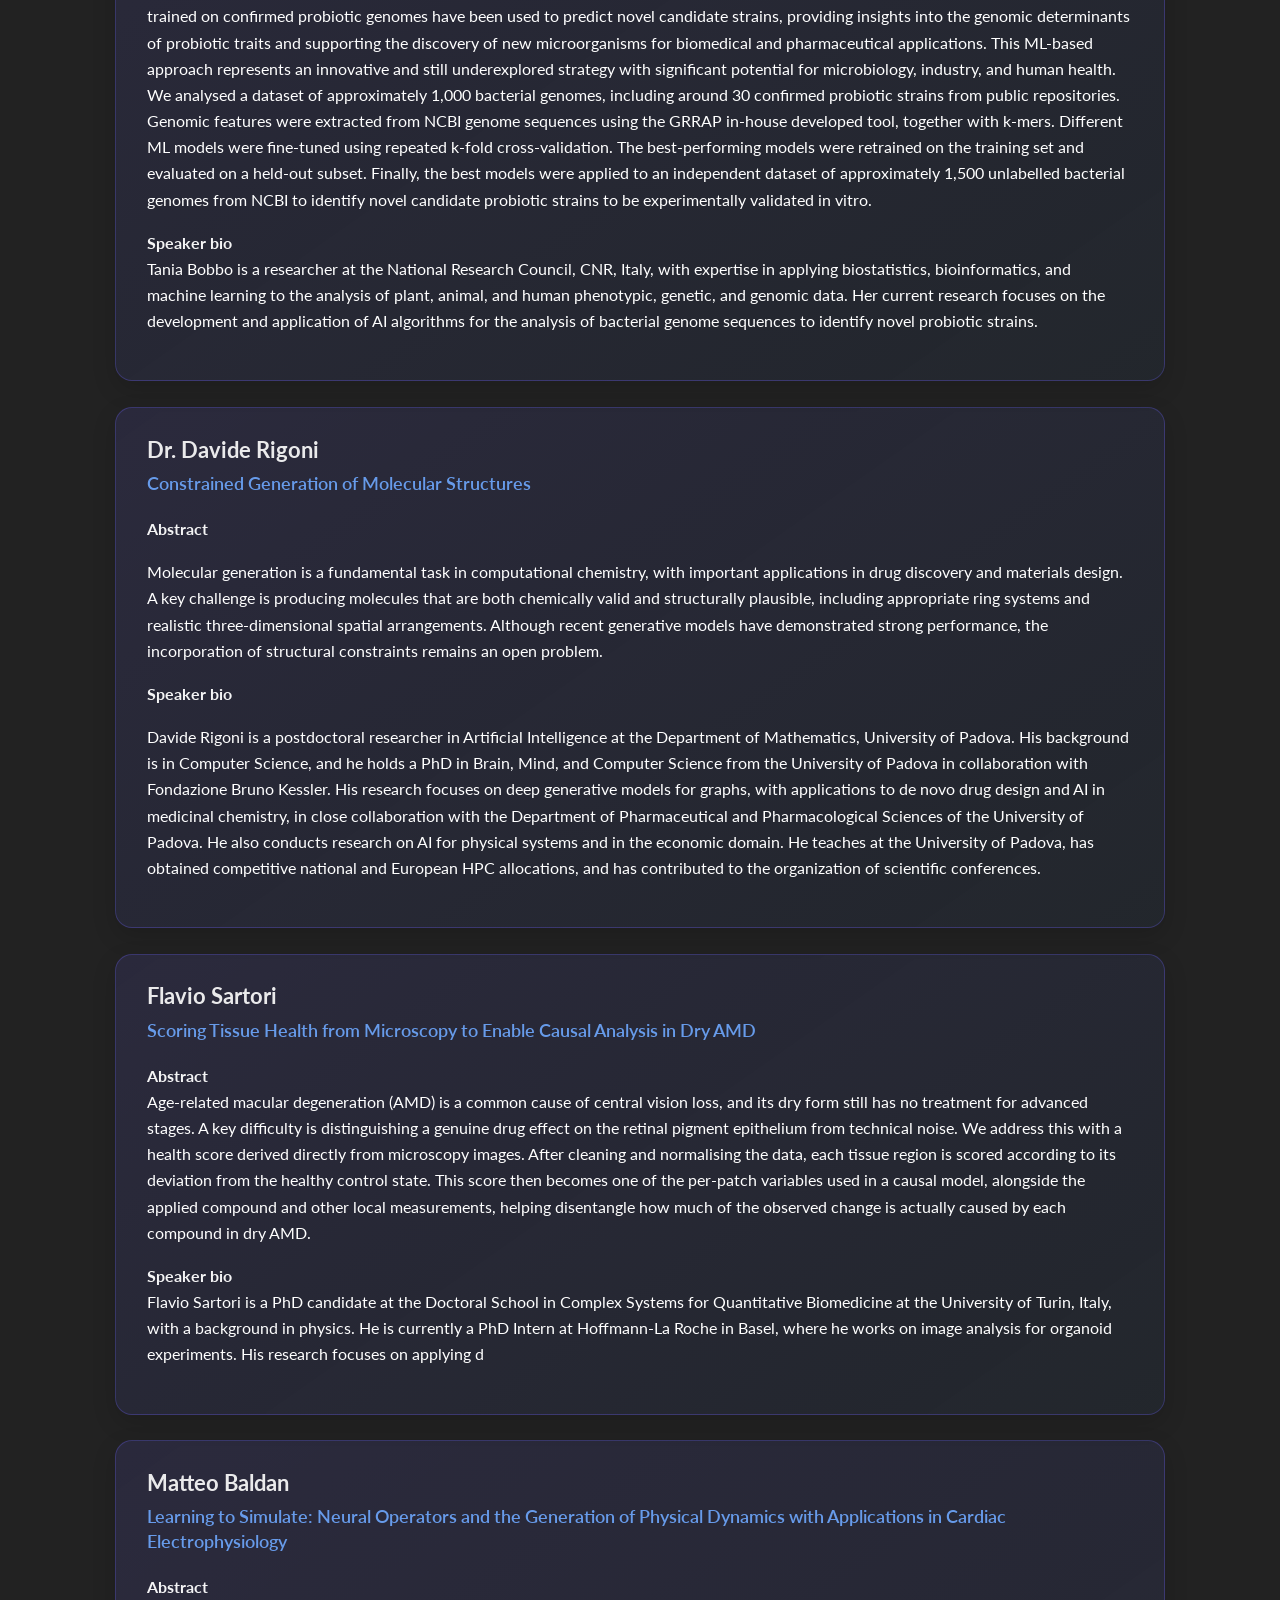
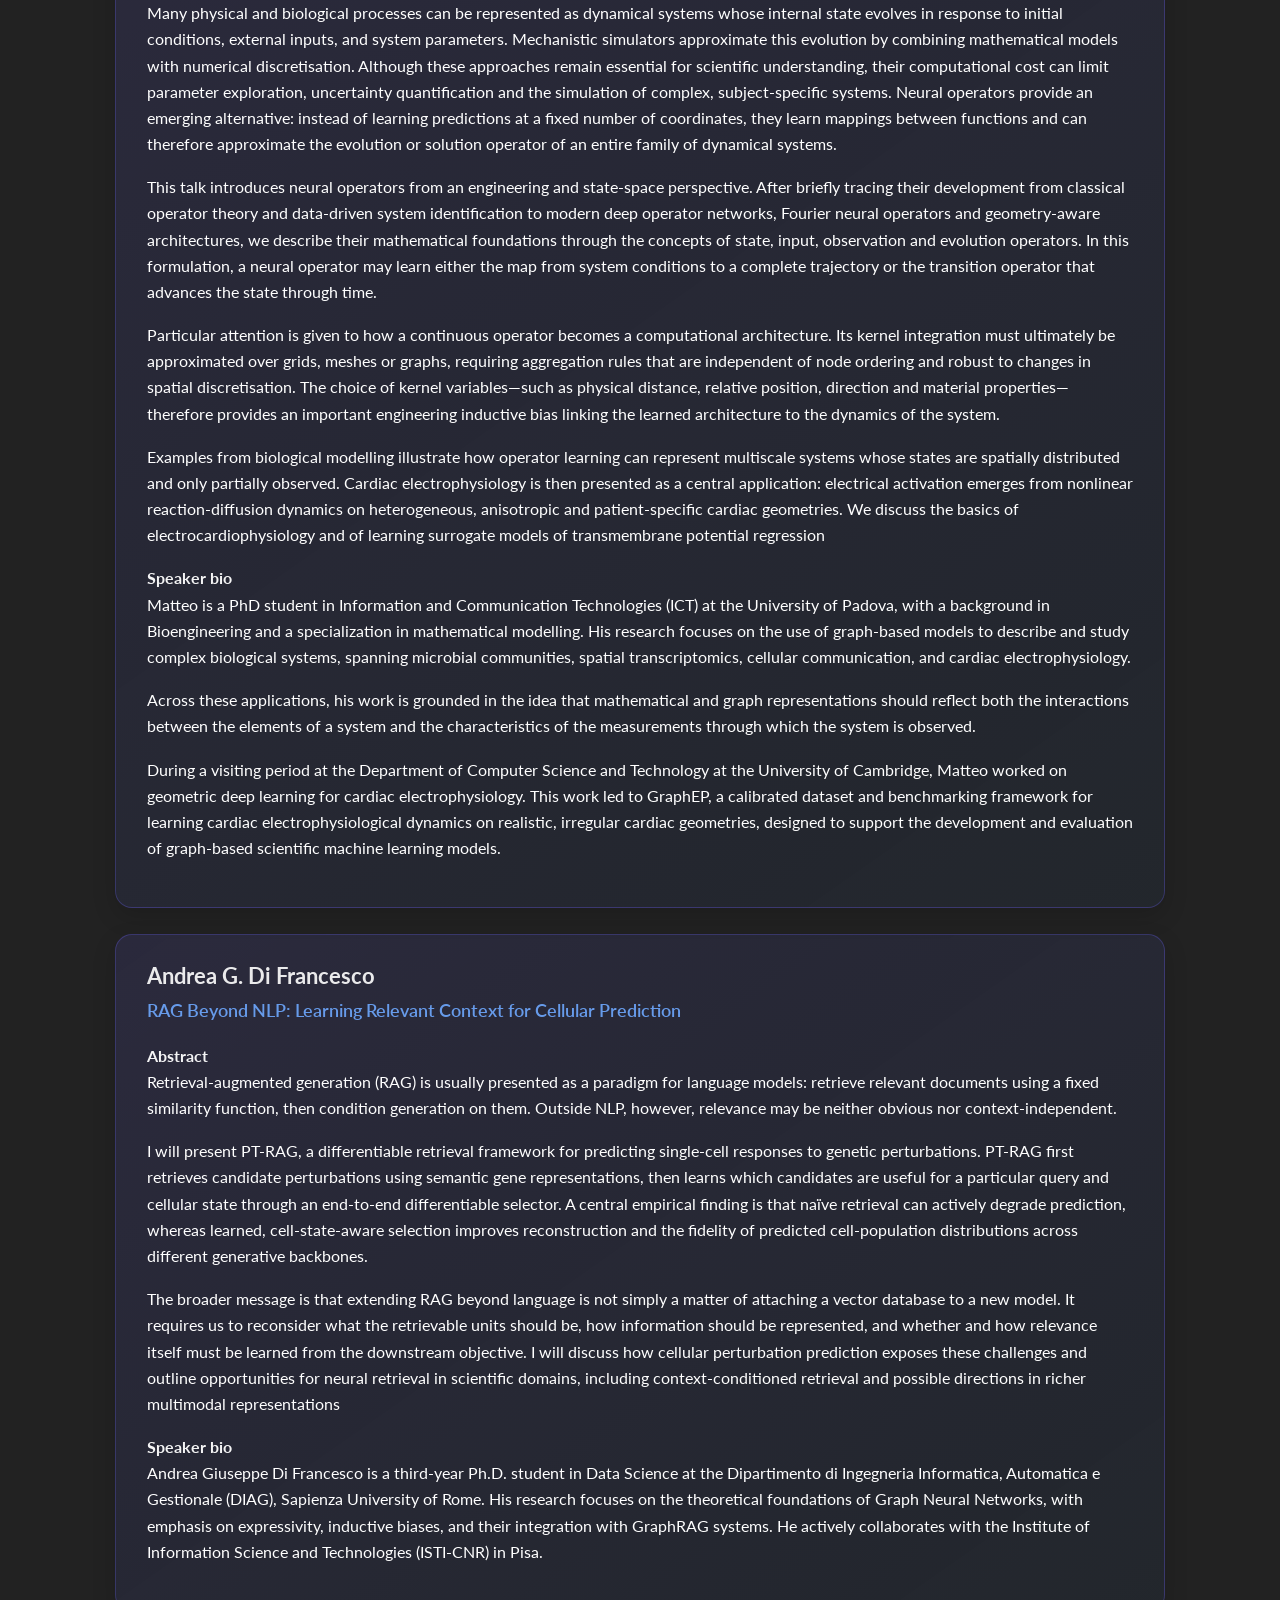
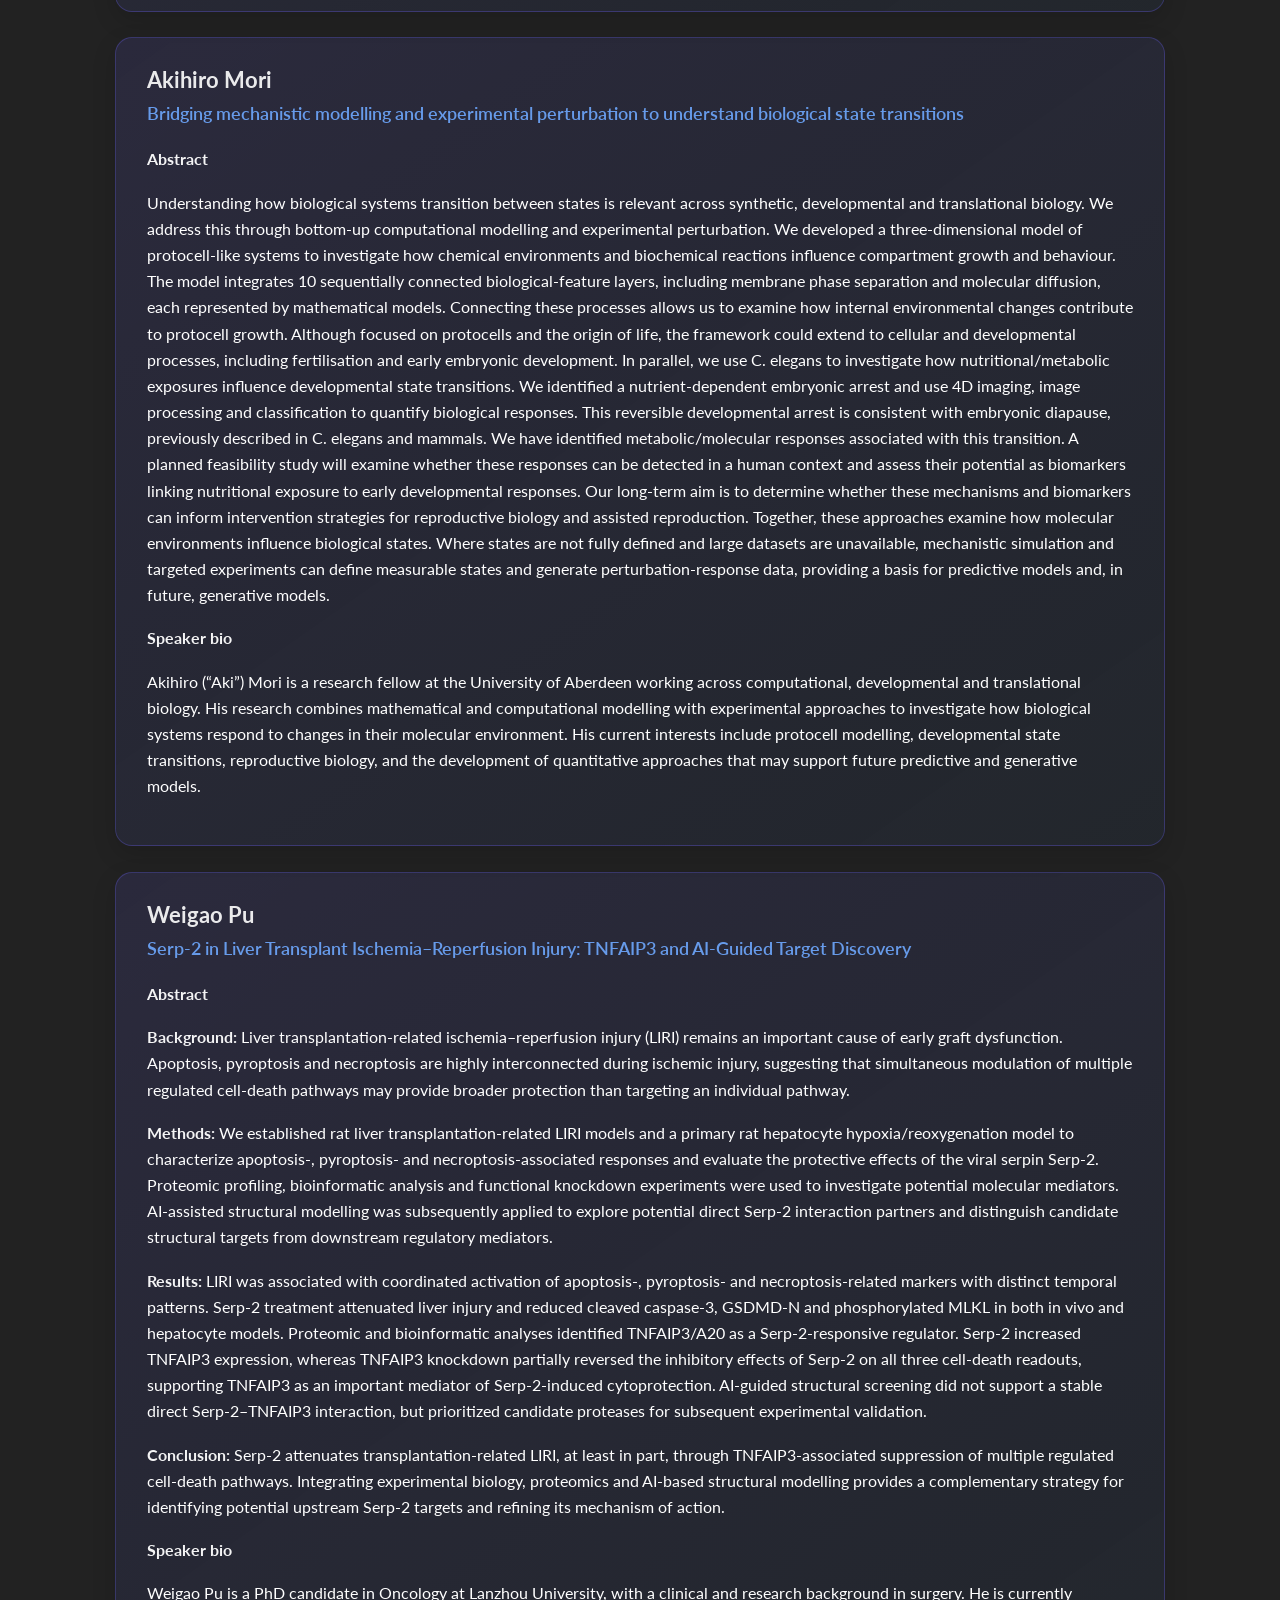
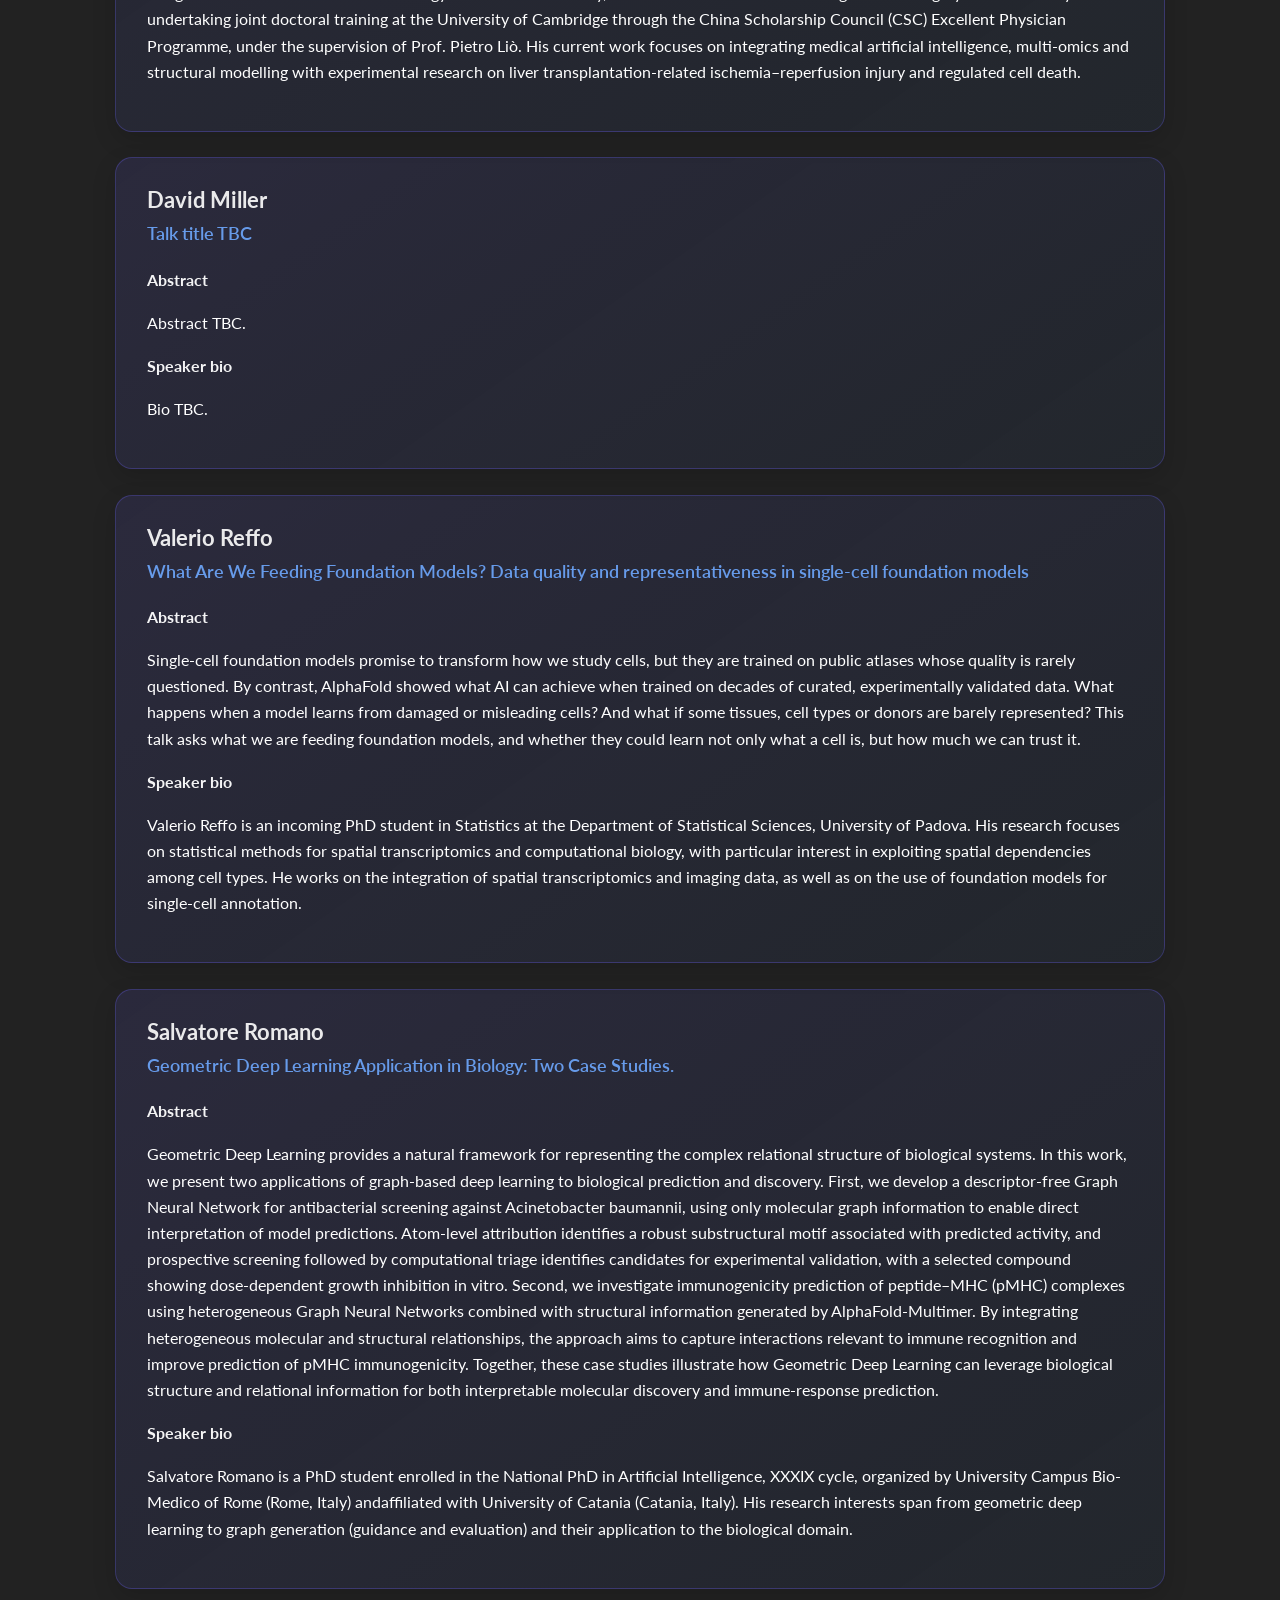
<file: docs/abstracts.html>
<!DOCTYPE html>
<html xmlns="http://www.w3.org/1999/xhtml" lang="en" xml:lang="en"><head>

<meta charset="utf-8">
<meta name="generator" content="quarto-1.9.37">

<meta name="viewport" content="width=device-width, initial-scale=1.0, user-scalable=yes">


<title>Talk abstracts – Generative Models for Therapeutic Discovery</title>
<style>
/* Default styles provided by pandoc.
** See https://pandoc.org/MANUAL.html#variables-for-html for config info.
*/
code{white-space: pre-wrap;}
span.smallcaps{font-variant: small-caps;}
div.columns{display: flex; gap: min(4vw, 1.5em);}
div.column{flex: auto; overflow-x: auto;}
div.hanging-indent{margin-left: 1.5em; text-indent: -1.5em;}
ul.task-list{list-style: none;}
ul.task-list li input[type="checkbox"] {
  width: 0.8em;
  margin: 0 0.8em 0.2em -1em; /* quarto-specific, see https://github.com/quarto-dev/quarto-cli/issues/4556 */ 
  vertical-align: middle;
}
</style>


<script src="site_libs/quarto-nav/quarto-nav.js"></script>
<script src="site_libs/quarto-nav/headroom.min.js"></script>
<script src="site_libs/clipboard/clipboard.min.js"></script>
<script src="site_libs/quarto-search/autocomplete.umd.js"></script>
<script src="site_libs/quarto-search/fuse.min.js"></script>
<script src="site_libs/quarto-search/quarto-search.js"></script>
<meta name="quarto:offset" content="./">
<script src="site_libs/quarto-html/quarto.js" type="module"></script>
<script src="site_libs/quarto-html/tabsets/tabsets.js" type="module"></script>
<script src="site_libs/quarto-html/popper.min.js"></script>
<script src="site_libs/quarto-html/tippy.umd.min.js"></script>
<script src="site_libs/quarto-html/anchor.min.js"></script>
<link href="site_libs/quarto-html/tippy.css" rel="stylesheet">
<link href="site_libs/quarto-html/quarto-syntax-highlighting-dark-d0ae9245876894da5ac7e18953ecc5cc.css" rel="stylesheet" id="quarto-text-highlighting-styles">
<script src="site_libs/bootstrap/bootstrap.min.js"></script>
<link href="site_libs/bootstrap/bootstrap-icons.css" rel="stylesheet">
<link href="site_libs/bootstrap/bootstrap-4360c678b5099ca041644eb02eaa1bfe.min.css" rel="stylesheet" append-hash="true" id="quarto-bootstrap" data-mode="dark">
<script id="quarto-search-options" type="application/json">{
  "location": "navbar",
  "copy-button": false,
  "collapse-after": 3,
  "panel-placement": "end",
  "type": "overlay",
  "limit": 50,
  "keyboard-shortcut": [
    "f",
    "/",
    "s"
  ],
  "show-item-context": false,
  "language": {
    "search-no-results-text": "No results",
    "search-matching-documents-text": "matching documents",
    "search-copy-link-title": "Copy link to search",
    "search-hide-matches-text": "Hide additional matches",
    "search-more-match-text": "more match in this document",
    "search-more-matches-text": "more matches in this document",
    "search-clear-button-title": "Clear",
    "search-text-placeholder": "",
    "search-detached-cancel-button-title": "Cancel",
    "search-submit-button-title": "Submit",
    "search-label": "Search"
  }
}</script>
<style>html{ scroll-behavior: smooth; }</style>


<link rel="stylesheet" href="styles.css">
</head>

<body class="nav-fixed quarto-light">

<div id="quarto-search-results"></div>
  <header id="quarto-header" class="headroom fixed-top">
    <nav class="navbar navbar-expand-lg " data-bs-theme="dark">
      <div class="navbar-container container-fluid">
      <div class="navbar-brand-container mx-auto">
    <a href="./index.html" class="navbar-brand navbar-brand-logo">
    <img src="./assets/img/logo_alpha2.png" alt="GMTD 2026 logo" class="navbar-logo light-content">
    <img src="./assets/img/logo_alpha2.png" alt="GMTD 2026 logo" class="navbar-logo dark-content">
    </a>
    <a class="navbar-brand" href="./index.html">
    <span class="navbar-title">GMTD 2026</span>
    </a>
  </div>
            <div id="quarto-search" class="" title="Search"></div>
          <button class="navbar-toggler" type="button" data-bs-toggle="collapse" data-bs-target="#navbarCollapse" aria-controls="navbarCollapse" role="menu" aria-expanded="false" aria-label="Toggle navigation" onclick="if (window.quartoToggleHeadroom) { window.quartoToggleHeadroom(); }">
  <span class="navbar-toggler-icon"></span>
</button>
          <div class="collapse navbar-collapse" id="navbarCollapse">
            <ul class="navbar-nav navbar-nav-scroll me-auto">
  <li class="nav-item">
    <a class="nav-link" href="./index.html"> 
<span class="menu-text">Home</span></a>
  </li>  
  <li class="nav-item">
    <a class="nav-link" href="./speakers.html"> 
<span class="menu-text">Speakers</span></a>
  </li>  
  <li class="nav-item">
    <a class="nav-link" href="./programme.html"> 
<span class="menu-text">Programme</span></a>
  </li>  
  <li class="nav-item">
    <a class="nav-link active" href="./abstracts.html" aria-current="page"> 
<span class="menu-text">Abstracts</span></a>
  </li>  
  <li class="nav-item">
    <a class="nav-link" href="./registration.html"> 
<span class="menu-text">Registration</span></a>
  </li>  
  <li class="nav-item">
    <a class="nav-link" href="./venue.html"> 
<span class="menu-text">Venue</span></a>
  </li>  
  <li class="nav-item">
    <a class="nav-link" href="./organisers.html"> 
<span class="menu-text">Organisers</span></a>
  </li>  
</ul>
          </div> <!-- /navcollapse -->
            <div class="quarto-navbar-tools">
</div>
      </div> <!-- /container-fluid -->
    </nav>
</header>
<!-- content -->
<div id="quarto-content" class="quarto-container page-columns page-rows-contents page-layout-full page-navbar">
<!-- sidebar -->
<!-- margin-sidebar -->
    
<!-- main -->
<main class="content column-page" id="quarto-document-content">

<header id="title-block-header" class="quarto-title-block default">
<div class="quarto-title">
<h1 class="title">Talk abstracts</h1>
</div>



<div class="quarto-title-meta column-page">

    
  
    
  </div>
  


</header>


<div id="top">
<p>This page collects talk titles, abstracts and short speaker biographies for GMTD 2026.</p>
</div>
<p><a href="./programme.html" class="btn btn-outline-primary me-2">← Back to programme</a> <a href="#day-30" class="btn btn-primary">Jump to 30 September ↓</a></p>
<section id="day-29" class="level2">
<h2 class="anchored" data-anchor-id="day-29">29 September 2026</h2>
<div class="abstract-grid">
<div id="bonetti" class="abstract-card">
<section id="dr.-alessandro-bonetti" class="level3">
<h3 class="anchored" data-anchor-id="dr.-alessandro-bonetti">Dr.&nbsp;Alessandro Bonetti</h3>
<section id="turning-junk-into-gems-long-non-coding-rnas-unlock-new-therapeutic-horizons" class="level4">
<h4 class="anchored" data-anchor-id="turning-junk-into-gems-long-non-coding-rnas-unlock-new-therapeutic-horizons">Turning Junk into Gems: Long Non-Coding RNAs Unlock New Therapeutic Horizons</h4>
<p><strong>Abstract</strong><br>
In this presentation, I will provide an overview of the non-coding field and outline the scientific rationale for considering non-coding elements as novel pharmacological targets. I will also discuss our current research efforts and present an example demonstrating how RNA therapeutics directed against non-coding elements can ameliorate disease phenotypes in vitro.</p>
<p><strong>Speaker bio</strong><br>
Dr.&nbsp;Alessandro Bonetti earned a Master’s degree in Medical Biotechnology from the University of Naples in 2001 and subsequently moved to Helsinki to pursue a PhD investigating the genetic predisposition to multiple sclerosis in Nordic populations. He then joined RIKEN Yokohama, where he studied the biological functions of long non-coding RNAs and developed technologies to assess their relevance in health and disease. He later joined AstraZeneca, leading transcriptomic studies within the Oligonucleotide Platform. In October 2022, he was appointed Principal Scientist in the department of Functional Genomics, and in 2024, he became Director, leading programmes focused on the pharmacological modulation of RNA targets.</p>
</section>
</section>
</div>
<div id="kabeshov" class="abstract-card">
<section id="dr.-mikhail-kabeshov" class="level3">
<h3 class="anchored" data-anchor-id="dr.-mikhail-kabeshov">Dr.&nbsp;Mikhail Kabeshov</h3>
<section id="talk-title-tbc" class="level4">
<h4 class="anchored" data-anchor-id="talk-title-tbc">Talk title TBC</h4>
<p><strong>Abstract</strong><br>
Abstract TBC.</p>
<p><strong>Speaker bio</strong><br>
Bio TBC.</p>
</section>
</section>
</div>
<div id="bove-ferrarini" class="abstract-card">
<section id="fabio-bove-and-marco-ferrarini" class="level3">
<h3 class="anchored" data-anchor-id="fabio-bove-and-marco-ferrarini">Fabio Bove and Marco Ferrarini</h3>
<section id="thoughts-on-ai-in-therapeutic-discovery" class="level4">
<h4 class="anchored" data-anchor-id="thoughts-on-ai-in-therapeutic-discovery">Thoughts on AI in Therapeutic Discovery</h4>
<p><strong>Abstract</strong><br>
Artificial intelligence is expanding what is possible in therapeutic discovery. It enables researchers to explore more hypotheses, connect larger bodies of evidence, and move from static representations of disease targets toward a more dynamic understanding of their biological behaviour.</p>
<p>Its greatest potential, however, may extend beyond generating candidates faster. By connecting in silico predictions with well-designed in vitro validation, AI can help prioritize the most informative experiments, identify weak hypotheses earlier, and make each result -positive or negative- useful for the next decision. This creates a compounding learning effect: as evidence accumulates, models improve, scientific understanding deepens, and future experiments become more focused.</p>
<p>Realizing this potential requires high-quality data, traceable reasoning, and experiments designed to challenge rather than simply confirm predictions. These are not constraints on AI, but the foundations that allow it to become a reliable scientific partner. The quality of the knowledge produced ultimately depends on the technologies, information, and people contributing to the process.</p>
<p>This talk reflects on the evolution from pre-AI discovery workflows to classical AI-based prediction and generation, and toward agentic, human-in-the-loop systems. The opportunity is to build hybrid approaches in which AI amplifies human expertise, accelerates learning across computational and experimental work, and continuously improves how therapeutic hypotheses are generated, evaluated, and translated into evidence.</p>
<p><strong>Speakers bio</strong><br>
Fabio Bove is an AI and Software Engineer working at the intersection of artificial intelligence, software engineering, and molecular discovery. He leads neoralab, an AI-first biotech venture developing computational systems for structure-based small-molecule design and optimization, with a primary focus on antimicrobial resistance. Fabio combines molecular modelling, multi-agent AI systems, and experimental validation to identify and optimize novel small-molecules. His work focuses on designing AI architectures, scientific software, and computational infrastructure for molecular discovery.</p>
<p>He is always interested in connecting with researchers, founders, engineers, and organizations working on antimicrobial resistance, computational chemistry, and the future of drug discovery.” Marco Ferrarini is a molecular biologist with a strong interest in translational research. Throughout his academic career, he gained extensive knowledge of the main pharmacological strategies currently on the market or approaching it. His work focused on generating cellular models using the CRISPR/Cas9 platform and on studying a family of lncRNAs involved in facioscapulohumeral muscular dystrophy (FSHD). He subsequently worked as a Clinical Study Coordinator in the field of Nephrology and Dialysis, where he collaborated closely with patients and healthcare professionals. Over the past year, he attended the PharmaTech Academy, an advanced training programme designed to develop key competencies across the long and complex drug development pipeline. At Neoralab, his work now centres on antimicrobial resistance, where he focus on novel target evaluation and the computational modelling of biological systems to support the discovery of new therapeutic approaches.</p>
</section>
</section>
</div>
<div id="corso" class="abstract-card">
<section id="dr.-gabriele-corso" class="level3">
<h3 class="anchored" data-anchor-id="dr.-gabriele-corso">Dr.&nbsp;Gabriele Corso</h3>
<section id="talk-title-tbc-1" class="level4">
<h4 class="anchored" data-anchor-id="talk-title-tbc-1">Talk title TBC</h4>
<p><strong>Abstract</strong><br>
Abstract TBC.</p>
<p><strong>Speaker bio</strong><br>
Bio TBC.</p>
</section>
</section>
</div>
<div id="wershof" class="abstract-card">
<section id="dr.-esther-wershof" class="level3">
<h3 class="anchored" data-anchor-id="dr.-esther-wershof">Dr.&nbsp;Esther Wershof</h3>
<section id="primeflow-winning-the-arc-virtual-cell-challenge-with-generative-modeling" class="level4">
<h4 class="anchored" data-anchor-id="primeflow-winning-the-arc-virtual-cell-challenge-with-generative-modeling">PRiMeFlow: Winning the ARC Virtual Cell Challenge with Generative Modeling</h4>
<p><strong>Abstract</strong></p>
<p>Predicting in-silico cellular responses to genetic and small-molecule perturbations is critical for learning structured relationships between interventions, pathways, and cell states. As predictive AI begins to complement expensive high-throughput perturbation screens, modeling challenges persist due to single-cell heterogeneity and complex latent gene dependencies. Here, we present PRiMeFlow, an end-to-end flow-matching approach designed to model perturbation effects directly in gene expression space. Parameterized with a U-Net velocity field, PRiMeFlow accurately captures empirical single-cell expression distributions, avoiding common failure modes such as mode collapse. Benchmarked extensively using the PerturBench framework, our approach validates key architectural choices and demonstrates how generative systems generalize predictive insights across diverse biological contexts. PRiMeFlow served as the core architecture behind our victory in the ARC Institute’s Virtual Cell Challenge, setting a new benchmark for generative perturbation-response modeling and proving the potential of AI to reliably prioritize therapeutic interventions in silico.</p>
<p><strong>Speaker bio</strong></p>
<p>Esther Wershof is a Senior Scientist in the Machine Learning group at Altos Labs, where she architects AI-driven platforms to model cell rejuvenation and reverse disease. Operating at the cutting edge of lab-in-the-loop engineering, she recently co-led the global team that won the $100k ARC Virtual Cell Challenge at NeurIPS 2025 and launched a pioneering open-source benchmarking platform that is setting new standards for perturbation prediction. She holds a PhD from The Francis Crick Institute on emergent collective behavior in tumors.</p>
</section>
</section>
</div>
<div id="frohlich" class="abstract-card">
<section id="dr.-fabian-frohlich" class="level3">
<h3 class="anchored" data-anchor-id="dr.-fabian-frohlich">Dr.&nbsp;Fabian Frohlich</h3>
<section id="deep-mechanistic-models-reveal-pathway-extrinsic-drivers-of-mammary-mapk-signalling-heterogeneity" class="level4">
<h4 class="anchored" data-anchor-id="deep-mechanistic-models-reveal-pathway-extrinsic-drivers-of-mammary-mapk-signalling-heterogeneity">Deep Mechanistic Models Reveal Pathway-Extrinsic Drivers of Mammary MAPK Signalling Heterogeneity</h4>
<p><strong>Abstract</strong></p>
<p>Cells sense and respond to their environment through signalling pathways, and the dynamics of these pathways shape cell fate even within genetically identical populations. Two largely separate computational traditions describe this behaviour: mechanistic differential-equation models and representation-learning methods. Mechanistic models encode pathway topology and kinetics but cannot easily represent variation arising outside the modelled pathway. Representation learning, instead, maps genome-wide measurements onto low-dimensional manifolds but offers no mechanistic account of how the resulting cell states execute their functions. Reconciling these views, explaining signalling heterogeneity in a manner that is at once data-driven and mechanistically interpretable, has remained difficult. Here we introduce deep mechanistic models (DMMs), which couple semi-supervised representation learning to an ordinary-differential-equation model of EGFR/MAPK signalling, trained end-to-end so that the learnt representation and mechanistic parametrisation inform each other. Applying DMMs to multiplexed signalling data from 63 breast cancer cell lines, we show that the models generalise to held-out cell lines and attribute most heterogeneity to pathway-extrinsic factors, namely baseline ERBB2 activation and a Ca2+/p38 signalling axis, rather than to variation in core MAPK components. Where the models fail, the discrepancies pinpoint rare signalling-altering mutations and recurrent programmes, including a putative AMPK-BRAF MEK-inhibitor-resistance axis and a cytoskeletal programme. We further find that mechanistic integration of EGFR receptor levels reshapes the learnt representation, rendering a molecular and a systems-level account of the same data equivalent in predictive power. DMMs thus offer a general framework for fusing mechanism with learning, naturally extendable to further modalities such as imaging, and simultaneously turn model failure into a systematic route to discover and evaluate candidate biology.</p>
<p><strong>Speaker bio</strong></p>
<p>Fabian Frohlich received a BSc in Mathematics in 2011 and an MSc in Mathematics in 2013 from the Technical University of Munich. He was awarded a fellowship through the Graduate School of Quantitative Biosciences Munich to complete his PhD at the Technical University of Munich in 2018, working with Fabian Theis and Jan Hasenauer at the Institute for Computational Biology at Helmholtz Centre Munich. In 2018, Fabian started his postdoctoral work with Peter Sorger at the Laboratory of Systems Pharmacology at Harvard Medical School, Boston. In 2019, he was awarded a Human Frontier Science Long-Term Fellowship. In 2023, he established his own laboratory as Group Leader at the Francis Crick Institute.</p>
</section>
</section>
</div>
<div id="mamalakis" class="abstract-card">
<section id="dr.-michail-mamalakis" class="level3">
<h3 class="anchored" data-anchor-id="dr.-michail-mamalakis">Dr.&nbsp;Michail Mamalakis</h3>
<section id="from-genes-to-brain-imaging-interpretable-and-adaptable-ai-for-understanding-brain-disease" class="level4">
<h4 class="anchored" data-anchor-id="from-genes-to-brain-imaging-interpretable-and-adaptable-ai-for-understanding-brain-disease">From Genes to Brain Imaging: Interpretable and Adaptable AI for Understanding Brain Disease</h4>
<p><strong>Abstract</strong><br>
Understanding brain disease requires integrating molecular changes with macroscopic alterations observed through magnetic resonance imaging (MRI). I present complementary artificial intelligence frameworks for analysing brain MRI and single-cell RNA sequencing data. AlcaMoena, a three-dimensional MRI foundation model pretrained without manual labels on more than 425,000 volumes and derived maps, combines volumetric encoding, latent diffusion, and Graph-Blueprint Pruning to expand across clinical domains while limiting the loss of previously acquired capabilities. Its representations support image synthesis, disease classification, survival modelling, and postoperative prediction. At the molecular level, I integrate graph-based gene embeddings with transformer-based language models to capture temporal gene dynamics and introduce a drift score that measures changes in gene relationships across biological states. Applied to ependymoma, the framework recovered 70 of 89 known disease-associated genes—a 30% improvement over the best individual method—and identified candidate biomarkers with disease-specific progression patterns. Together, these approaches provide scalable and interpretable tools for connecting cellular dynamics with imaging phenotypes and supporting biomarker discovery and clinical prediction</p>
<p><strong>Speaker bio</strong><br>
Michail Mamalakis is an Assistant Research Professor at the Cancer Research UK Cambridge Institute, a Postdoctoral Transition Fellow at the CRUK Children’s Brain Tumour Centre of Excellence, and an Affiliated Lecturer at the University of Cambridge. His research develops explainable and trustworthy multimodal AI for biomedical discovery, integrating medical imaging, histology, and molecular data. His current work focuses on foundation models and cross-scale computational methods for paediatric and adult brain tumours. He holds a PhD in Computer Science from the University of Sheffield</p>
</section>
</section>
</div>
<div id="dong" class="abstract-card">
<section id="dr.-tiansi-dong" class="level3">
<h3 class="anchored" data-anchor-id="dr.-tiansi-dong">Dr.&nbsp;Tiansi Dong</h3>
<section id="logic-classifier-and-its-applications-in-molecular-discovery" class="level4">
<h4 class="anchored" data-anchor-id="logic-classifier-and-its-applications-in-molecular-discovery">Logic Classifier and its Applications in Molecular Discovery</h4>
<p><strong>Abstract</strong><br>
Molecular classifiers routinely memorise thousands of labels while ignoring the texonomy among those labels and fall back in the Texas sharpshooter fallacy, namely, shooting first and drawing taget later. In this talk, I introduce a method that draws the target first, then learns to shoot. This method embeds a taxonomy as a configuration of spheres in the vector space. This way, the hierarchical relations are explicitly encoded as the inclusion relations among spheres. This method can deliver logically incoherent outputs. We report SphereTax and ChemOnt structural tree for molecular discovery.</p>
<p><strong>Speaker bio</strong><br>
Dr Tiansi Dong, research scientist at The Alan Turing Institute and visiting fellow at the Department of Computer Science and Technology, University of Cambridge. His research focuses on closing the gap between data-driven machine learning and rigorous logical reasoning, and developed Sphere Neural Network, the first neural network achieves the rigor of symbolic-level syllogistic reasoning without using training-data. He is a highly active organizer within the global machine reasoning community, including NeurMAD Workshop at AAAI’25 and at Cambridge in 2026, NeusymBridge Workshop at LREC-Coling’24, Coling’25, and AAAI’26, and Chum workshop at Coling’25 and at ACL’26.</p>
</section>
</section>
</div>
<div id="melidis" class="abstract-card">
<section id="dr.-larry-melidis" class="level3">
<h3 class="anchored" data-anchor-id="dr.-larry-melidis">Dr.&nbsp;Larry Melidis</h3>
<section id="predicting-nucleic-acid-structural-diversity-across-the-tree-of-life" class="level4">
<h4 class="anchored" data-anchor-id="predicting-nucleic-acid-structural-diversity-across-the-tree-of-life">Predicting Nucleic Acid Structural Diversity Across the Tree of Life</h4>
<p><strong>Abstract</strong></p>
<p>Sequence-to-structure prediction has transformed our understanding of proteins, yet predicting the structures adopted by short nucleic acids remains challenging because individual sequences can access diverse and dynamic conformational landscapes. Here, we combine high-throughput experiments with machine learning to quantify and predict the structural diversity of G-rich single-stranded DNA, which can fold into alternative structures known as G-quadruplexes. Rather than predicting a single structural state, our model captures sequence-dependent differences in structural diversity and enables their prediction at scale. We apply this framework across the tree of life to investigate how these structural landscapes have evolved. Our analysis reveals signatures consistent with the selection of particular G-quadruplex-forming sequences as regulatory elements, alongside a large-scale redistribution of G-rich sequence content from archaea to warm-blooded vertebrates. Together, these results connect nucleic-acid sequence, structural diversity and evolution, providing a framework for understanding how dynamic nucleic-acid structures emerge and are exploited across genomes.</p>
<p><strong>Speaker bio</strong></p>
<p>Larry Melidis trained in theoretical and medical physics at the Universities of Surrey and Cambridge, including Part III Mathematics, where he focused on functional analysis and sphere-packing problems. He subsequently moved into molecular biophysics at King’s College London and completed his PhD at the University of Birmingham, developing computational approaches to predict and target viral RNA structures at the interface of chemistry, computer science and medicine. Since 2021, he has been part of the Balasubramanian group at the University of Cambridge, where he is now the lead bioinformatician. His research uses computation, machine learning and high-throughput experiments to understand how nucleic-acid sequence encodes structural diversity, and how these alternative structures are exploited in transcription and disease.</p>
</section>
</section>
</div>
<div id="limdi" class="abstract-card">
<section id="dr.-anurag-limdi" class="level3">
<h3 class="anchored" data-anchor-id="dr.-anurag-limdi">Dr.&nbsp;Anurag Limdi</h3>
<section id="uncertainty-quantification-in-multi-omic-generative-models-identifies-context-dependent-biology-and-technical-noise" class="level4">
<h4 class="anchored" data-anchor-id="uncertainty-quantification-in-multi-omic-generative-models-identifies-context-dependent-biology-and-technical-noise">Uncertainty Quantification in Multi-Omic Generative Models Identifies Context-Dependent Biology and Technical Noise</h4>
<p><strong>Abstract</strong></p>
<p>Uncertainty quantification is becoming essential to AI/ML models as their predictions increasingly guide real-world decisions, and multi-omic biology is a compelling example. Generative models are increasingly used to impute missing molecular measurements, and their predictions often feed directly into downstream analyses like biomarker discovery and target prioritization, usually without any indication of which predictions can be trusted. We introduce MOCHA, a framework that equips multi-omic generative models with calibrated, prediction-level uncertainty. Applied to seven modalities across 1,523 cancer cell lines from the Cancer Dependency Map, MOCHA’s uncertainty estimates are well calibrated and, when normalized by feature variability, yield a “relative uncertainty” score quantifying how much of a feature’s variation is explainable from molecular context. Low relative uncertainty recovers context-dependent cancer vulnerabilities and known synthetic lethal interactions; high relative uncertainty blindly detects a known quality difference between two drug-screening campaigns. Together, these results extend uncertainty quantification from a purely model-centric diagnostic into a systems-level readout of how information is distributed across molecular layers, separating what is learnable biology from what is not.</p>
<p><strong>Speaker bio</strong></p>
<p>Anurag Limdi was most recently a Machine Learning Scientist at EMBL-EBI / Open Targets as part of the Digital Twins for Rare Diseases project, where his work focused on uncertainty quantification in generative models of multi-omic data. Previously, he was at Apriori Bio, a Boston-based startup, designing variant-proof vaccines for viral outbreaks through sequence-to-function modelling, protein library design, and statistical analysis of deep mutational scanning experiments. He completed his PhD at Harvard University in Michael Baym’s group, where he explored mutational robustness and predictability of evolutionary trajectories in microbial populations. Broadly, his interests span protein design, molecular evolution, human genomics, and applying machine learning to problems in biology. Trained as a systems biologist at the intersection of computational and lab science, he believes in deeply understanding the quirks and biases in biological datasets in order to build generalizable models.</p>
</section>
</section>
</div>
<div id="mcclelland" class="abstract-card">
<section id="prof.-tom-mcclelland" class="level3">
<h3 class="anchored" data-anchor-id="prof.-tom-mcclelland">Prof.&nbsp;Tom McClelland</h3>
<section id="the-problem-of-artificial-consciousness" class="level4">
<h4 class="anchored" data-anchor-id="the-problem-of-artificial-consciousness">The Problem of Artificial Consciousness</h4>
<p><strong>Abstract</strong><br>
The notion of artificial consciousness is now gaining significant traction with developers, users and researchers. How seriously should we take this idea? When should we conclude that an AI is conscious? And what are the ethical ramifications of creating conscious AI? I argue that it is very difficult to determine the prospects of consciousness scientifically and suggest how to navigate this uncertainty responsibly.</p>
<p><strong>Speaker bio</strong><br>
Tom McClelland is a Lecturer in the Department of History and Philosophy of Science at the University of Cambridge and an Associate Fellow of the Leverhulme Centre for the Future of Intelligence. His work in AI explores whether AI has the potential to be conscious and/or creative.</p>
</section>
</section>
</div>
</div>
</section>
<section id="day-30" class="level2">
<h2 class="anchored" data-anchor-id="day-30">30 September 2026</h2>
<p><a href="#day-29" class="btn btn-outline-primary">↑ Back to 29 September</a></p>
<div class="abstract-grid">
<div id="hawe" class="abstract-card">
<section id="dr.-johann-hawe" class="level3">
<h3 class="anchored" data-anchor-id="dr.-johann-hawe">Dr.&nbsp;Johann Hawe</h3>
<section id="ai-powered-interpretation-of-human-genetic-variation" class="level4">
<h4 class="anchored" data-anchor-id="ai-powered-interpretation-of-human-genetic-variation">AI-Powered Interpretation of Human Genetic Variation</h4>
<p><strong>Abstract</strong></p>
<p>The vast majority of human genetic variants remain poorly understood, limiting our ability to diagnose disease and identify new therapeutic opportunities. The Illumina Artificial Intelligence Lab develops deep learning models that leverage genomic sequence together with large-scale functional genomics data to predict the consequences of human genetic variation. In this presentation, I will highlight recent advances in AI-driven variant interpretation, including SpliceAI for predicting splicing defects, PrimateAI-3D for coding variant pathogenicity prediction, and PromoterAI for understanding the effects of regulatory variants. These approaches improve interpretation of both coding and non-coding variation, enable discovery of disease-associated genes and pathways, and support the identification of novel therapeutic targets. Together, these advances illustrate how AI can help bridge the gap between genomic variation and clinical impact.</p>
<p><strong>Speaker bio</strong></p>
<p>Johann Hawe is a Senior Staff Bioinformatics Scientist in the Illumina AI Lab, where he develops and applies deep learning methods for genomic variant interpretation. His work focuses on understanding the functional impact of coding and non-coding genetic variation to advance rare disease diagnosis, precision medicine, and therapeutic target discovery.</p>
</section>
</section>
</div>
<div id="billato" class="abstract-card">
<section id="dr.-ilaria-billato" class="level3">
<h3 class="anchored" data-anchor-id="dr.-ilaria-billato">Dr.&nbsp;Ilaria Billato</h3>
<section id="beyond-the-slide-integrating-histopathological-image-features-with-multi-omics-data-in-rbioconductor" class="level4">
<h4 class="anchored" data-anchor-id="beyond-the-slide-integrating-histopathological-image-features-with-multi-omics-data-in-rbioconductor">Beyond the Slide: Integrating Histopathological Image Features with Multi-Omics Data in R/Bioconductor</h4>
<p><strong>Abstract</strong></p>
<p>Histopathological images provide unique insight into tissue architecture, cellular morphology, and tumor spatial organization, yet their computational analysis largely happens outside the R/Bioconductor ecosystem, the primary environment for omics analysis, creating a barrier to truly integrative multi-modal studies. We address this gap with a suite of R/Bioconductor packages built around a large-scale, pre-computed image feature resource derived from the complete TCGA collection of diagnostic H&amp;E whole-slide images (11,765 images, 9,640 cases, 32 cancer types). imageFeatureTCGA provides the pre-computed nuclear segmentation and classification (via HoVer-Net) and tile-/slide-level embeddings (via the ProvGigaPath foundation model), organized in Bioconductor-native structures (SpatialExperiment, SpatialFeatureExperiment, MultiAssayExperiment); imageTCGAutils handles data retrieval and matching of image features to TCGA identifiers; HistoImagePlot offers spatial and compositional visualization; and imageTCGA provides an exploratory interface linking features to the original images. These resources make histopathological features directly integrable with TCGA molecular data, RNA-seq, methylation, mutations, copy-number alterations, and clinical annotations. We illustrate the framework with two case studies: an ovarian cancer analysis, and a TCGA-BRCA case study integrating ProvGigaPath slide embeddings with RNA-seq, RPPA, miRNA and CNV data via MOFA+, where latent factors capture the proliferative/Basal-like versus luminal axis and several are significantly associated with overall survival. Together, these tools bridge histopathological image analysis and multi-omic integration within a unified R/Bioconductor framework, supporting hypothesis generation and validation across tumor types.</p>
<p><strong>Speaker bio</strong></p>
<p>Ilaria Billato is a postdoctoral researcher in the Department of Biology at the University of Padova, in the Romualdi Lab, with a background in statistics. She works at the interface of computational pathology, bioinformatics, and multi-omic data integration, spanning histopathology image analysis, spatial transcriptomics, and clinical-omics studies, with a focus on foundation models applied to biomedical imaging. She is an active member of the Bioconductor “Multi-omic Integration of Histopathology Image Analysis” working group.</p>
</section>
</section>
</div>
<div id="pierattini" class="abstract-card">
<section id="dr.-bianca-pierattini" class="level3">
<h3 class="anchored" data-anchor-id="dr.-bianca-pierattini">Dr.&nbsp;Bianca Pierattini</h3>
<section id="structure-at-scale-turning-rna-into-training-data-for-predictive-models" class="level4">
<h4 class="anchored" data-anchor-id="structure-at-scale-turning-rna-into-training-data-for-predictive-models">Structure at Scale: Turning RNA into Training Data for Predictive Models</h4>
<p><strong>Abstract</strong></p>
<p>RNA structure is a central regulator of gene expression, yet our ability to predict how sequence dictates folding and how folding shapes function remains far behind equivalent advances in protein structure prediction. A major bottleneck is the lack of large-scale, high-confidence experimental datasets linking RNA sequence, structure, and function within the native cellular environment.</p>
<p>This project uses a synthetic RNA platform to address this gap. A library of plasmid-encoded RNA sequences spanning major structural motif families will be introduced into mammalian cells and analysed using two orthogonal in-cell structural probing methods, COMRADES and SHAPE-MaP, alongside functional reporter assays measuring RNA stability and translation. Together, these will generate the first large-scale, quantitative map of RNA sequence–structure–function relationships in cells.</p>
<p>By generating high-throughput experimental data of the kind that has been unavailable for RNA, this platform aims to provide the training resource needed for the next generation of RNA structure-prediction models, the kind of systematic, high-quality dataset that underpinned recent breakthroughs in protein structure prediction. This talk will present the platform, preliminary data, and the broader opportunity for the ML community to build predictive, generative models of RNA structure once such data becomes available.</p>
<p><strong>Speaker bio</strong></p>
<p>Bianca Pierattini is a Herchel Smith Research Fellow in the Department of Biochemistry at the University of Cambridge, working with Professor Eric Miska. From 2027, she will continue her research as a BBSRC Fellow. Her work develops high-throughput, in-cell platforms to map RNA structure and function, using libraries of synthetic RNA sequences combined with orthogonal structural probing and functional readouts. Building on these large-scale structural datasets, she is beginning to explore how machine learning could be used to model and predict RNA sequence–structure–function relationships, with a view to addressing data bottlenecks in RNA biology and supporting future therapeutic discovery.</p>
<p>Bianca completed her PhD in Functional and Structural Genomics at SISSA, Trieste, under Professor Stefano Gustincich, where her work showed that N6-methyladenosine (m6A) modification regulates the activity of SINEUP long non-coding RNAs. She co-organises the Cambridge RNA Club and is actively involved in initiatives promoting collaboration and scientific exchange within the wider RNA research community.</p>
</section>
</section>
</div>
<div id="bobbo" class="abstract-card">
<section id="dr.-tania-bobbo" class="level3">
<h3 class="anchored" data-anchor-id="dr.-tania-bobbo">Dr.&nbsp;Tania Bobbo</h3>
<section id="machine-learning-for-probiotics-discovery-the-prob-ai-project" class="level4">
<h4 class="anchored" data-anchor-id="machine-learning-for-probiotics-discovery-the-prob-ai-project">Machine Learning for Probiotics Discovery: The PROB-AI Project</h4>
<p><strong>Abstract</strong><br>
Probiotics are microorganisms that confer health benefits to humans. Most known probiotics belong to the <em>Lactobacillus</em>, <em>Bifidobacterium</em>, <em>Bacillus</em>, <em>Streptococcus</em>, and <em>Enterococcus</em> genera, although new probiotic taxa continue to emerge. To be considered probiotic, bacterial strains must be safe for human use, survive passage through the gastrointestinal tract, and colonize the gut. These properties are typically assessed through extensive in vitro and in vivo experiments, making probiotic discovery slow and costly. The PROB-AI project aims to accelerate this process by developing machine-learning methods to identify probiotic bacteria directly from genomic data. ML models trained on confirmed probiotic genomes have been used to predict novel candidate strains, providing insights into the genomic determinants of probiotic traits and supporting the discovery of new microorganisms for biomedical and pharmaceutical applications. This ML-based approach represents an innovative and still underexplored strategy with significant potential for microbiology, industry, and human health. We analysed a dataset of approximately 1,000 bacterial genomes, including around 30 confirmed probiotic strains from public repositories. Genomic features were extracted from NCBI genome sequences using the GRRAP in-house developed tool, together with k-mers. Different ML models were fine-tuned using repeated k-fold cross-validation. The best-performing models were retrained on the training set and evaluated on a held-out subset. Finally, the best models were applied to an independent dataset of approximately 1,500 unlabelled bacterial genomes from NCBI to identify novel candidate probiotic strains to be experimentally validated in vitro.</p>
<p><strong>Speaker bio</strong><br>
Tania Bobbo is a researcher at the National Research Council, CNR, Italy, with expertise in applying biostatistics, bioinformatics, and machine learning to the analysis of plant, animal, and human phenotypic, genetic, and genomic data. Her current research focuses on the development and application of AI algorithms for the analysis of bacterial genome sequences to identify novel probiotic strains.</p>
</section>
</section>
</div>
<div id="rigoni" class="abstract-card">
<section id="dr.-davide-rigoni" class="level3">
<h3 class="anchored" data-anchor-id="dr.-davide-rigoni">Dr.&nbsp;Davide Rigoni</h3>
<section id="constrained-generation-of-molecular-structures" class="level4">
<h4 class="anchored" data-anchor-id="constrained-generation-of-molecular-structures">Constrained Generation of Molecular Structures</h4>
<p><strong>Abstract</strong></p>
<p>Molecular generation is a fundamental task in computational chemistry, with important applications in drug discovery and materials design. A key challenge is producing molecules that are both chemically valid and structurally plausible, including appropriate ring systems and realistic three-dimensional spatial arrangements. Although recent generative models have demonstrated strong performance, the incorporation of structural constraints remains an open problem.</p>
<p><strong>Speaker bio</strong></p>
<p>Davide Rigoni is a postdoctoral researcher in Artificial Intelligence at the Department of Mathematics, University of Padova. His background is in Computer Science, and he holds a PhD in Brain, Mind, and Computer Science from the University of Padova in collaboration with Fondazione Bruno Kessler. His research focuses on deep generative models for graphs, with applications to de novo drug design and AI in medicinal chemistry, in close collaboration with the Department of Pharmaceutical and Pharmacological Sciences of the University of Padova. He also conducts research on AI for physical systems and in the economic domain. He teaches at the University of Padova, has obtained competitive national and European HPC allocations, and has contributed to the organization of scientific conferences.</p>
</section>
</section>
</div>
<div id="sartori" class="abstract-card">
<section id="flavio-sartori" class="level3">
<h3 class="anchored" data-anchor-id="flavio-sartori">Flavio Sartori</h3>
<section id="scoring-tissue-health-from-microscopy-to-enable-causal-analysis-in-dry-amd" class="level4">
<h4 class="anchored" data-anchor-id="scoring-tissue-health-from-microscopy-to-enable-causal-analysis-in-dry-amd">Scoring Tissue Health from Microscopy to Enable Causal Analysis in Dry AMD</h4>
<p><strong>Abstract</strong><br>
Age-related macular degeneration (AMD) is a common cause of central vision loss, and its dry form still has no treatment for advanced stages. A key difficulty is distinguishing a genuine drug effect on the retinal pigment epithelium from technical noise. We address this with a health score derived directly from microscopy images. After cleaning and normalising the data, each tissue region is scored according to its deviation from the healthy control state. This score then becomes one of the per-patch variables used in a causal model, alongside the applied compound and other local measurements, helping disentangle how much of the observed change is actually caused by each compound in dry AMD.</p>
<p><strong>Speaker bio</strong><br>
Flavio Sartori is a PhD candidate at the Doctoral School in Complex Systems for Quantitative Biomedicine at the University of Turin, Italy, with a background in physics. He is currently a PhD Intern at Hoffmann-La Roche in Basel, where he works on image analysis for organoid experiments. His research focuses on applying d</p>
</section>
</section>
</div>
<div id="baldan" class="abstract-card">
<section id="matteo-baldan" class="level3">
<h3 class="anchored" data-anchor-id="matteo-baldan">Matteo Baldan</h3>
<section id="learning-to-simulate-neural-operators-and-the-generation-of-physical-dynamics-with-applications-in-cardiac-electrophysiology" class="level4">
<h4 class="anchored" data-anchor-id="learning-to-simulate-neural-operators-and-the-generation-of-physical-dynamics-with-applications-in-cardiac-electrophysiology">Learning to Simulate: Neural Operators and the Generation of Physical Dynamics with Applications in Cardiac Electrophysiology</h4>
<p><strong>Abstract</strong><br>
Many physical and biological processes can be represented as dynamical systems whose internal state evolves in response to initial conditions, external inputs, and system parameters. Mechanistic simulators approximate this evolution by combining mathematical models with numerical discretisation. Although these approaches remain essential for scientific understanding, their computational cost can limit parameter exploration, uncertainty quantification and the simulation of complex, subject-specific systems. Neural operators provide an emerging alternative: instead of learning predictions at a fixed number of coordinates, they learn mappings between functions and can therefore approximate the evolution or solution operator of an entire family of dynamical systems.</p>
<p>This talk introduces neural operators from an engineering and state-space perspective. After briefly tracing their development from classical operator theory and data-driven system identification to modern deep operator networks, Fourier neural operators and geometry-aware architectures, we describe their mathematical foundations through the concepts of state, input, observation and evolution operators. In this formulation, a neural operator may learn either the map from system conditions to a complete trajectory or the transition operator that advances the state through time.</p>
<p>Particular attention is given to how a continuous operator becomes a computational architecture. Its kernel integration must ultimately be approximated over grids, meshes or graphs, requiring aggregation rules that are independent of node ordering and robust to changes in spatial discretisation. The choice of kernel variables—such as physical distance, relative position, direction and material properties—therefore provides an important engineering inductive bias linking the learned architecture to the dynamics of the system.</p>
<p>Examples from biological modelling illustrate how operator learning can represent multiscale systems whose states are spatially distributed and only partially observed. Cardiac electrophysiology is then presented as a central application: electrical activation emerges from nonlinear reaction-diffusion dynamics on heterogeneous, anisotropic and patient-specific cardiac geometries. We discuss the basics of electrocardiophysiology and of learning surrogate models of transmembrane potential regression</p>
<p><strong>Speaker bio</strong><br>
Matteo is a PhD student in Information and Communication Technologies (ICT) at the University of Padova, with a background in Bioengineering and a specialization in mathematical modelling. His research focuses on the use of graph-based models to describe and study complex biological systems, spanning microbial communities, spatial transcriptomics, cellular communication, and cardiac electrophysiology.</p>
<p>Across these applications, his work is grounded in the idea that mathematical and graph representations should reflect both the interactions between the elements of a system and the characteristics of the measurements through which the system is observed.</p>
<p>During a visiting period at the Department of Computer Science and Technology at the University of Cambridge, Matteo worked on geometric deep learning for cardiac electrophysiology. This work led to GraphEP, a calibrated dataset and benchmarking framework for learning cardiac electrophysiological dynamics on realistic, irregular cardiac geometries, designed to support the development and evaluation of graph-based scientific machine learning models.</p>
</section>
</section>
</div>
<div id="di-francesco" class="abstract-card">
<section id="andrea-g.-di-francesco" class="level3">
<h3 class="anchored" data-anchor-id="andrea-g.-di-francesco">Andrea G. Di Francesco</h3>
<section id="rag-beyond-nlp-learning-relevant-context-for-cellular-prediction" class="level4">
<h4 class="anchored" data-anchor-id="rag-beyond-nlp-learning-relevant-context-for-cellular-prediction">RAG Beyond NLP: Learning Relevant Context for Cellular Prediction</h4>
<p><strong>Abstract</strong><br>
Retrieval-augmented generation (RAG) is usually presented as a paradigm for language models: retrieve relevant documents using a fixed similarity function, then condition generation on them. Outside NLP, however, relevance may be neither obvious nor context-independent.</p>
<p>I will present PT-RAG, a differentiable retrieval framework for predicting single-cell responses to genetic perturbations. PT-RAG first retrieves candidate perturbations using semantic gene representations, then learns which candidates are useful for a particular query and cellular state through an end-to-end differentiable selector. A central empirical finding is that naïve retrieval can actively degrade prediction, whereas learned, cell-state-aware selection improves reconstruction and the fidelity of predicted cell-population distributions across different generative backbones.</p>
<p>The broader message is that extending RAG beyond language is not simply a matter of attaching a vector database to a new model. It requires us to reconsider what the retrievable units should be, how information should be represented, and whether and how relevance itself must be learned from the downstream objective. I will discuss how cellular perturbation prediction exposes these challenges and outline opportunities for neural retrieval in scientific domains, including context-conditioned retrieval and possible directions in richer multimodal representations</p>
<p><strong>Speaker bio</strong><br>
Andrea Giuseppe Di Francesco is a third-year Ph.D.&nbsp;student in Data Science at the Dipartimento di Ingegneria Informatica, Automatica e Gestionale (DIAG), Sapienza University of Rome. His research focuses on the theoretical foundations of Graph Neural Networks, with emphasis on expressivity, inductive biases, and their integration with GraphRAG systems. He actively collaborates with the Institute of Information Science and Technologies (ISTI-CNR) in Pisa.</p>
</section>
</section>
</div>
<div id="mori" class="abstract-card">
<section id="akihiro-mori" class="level3">
<h3 class="anchored" data-anchor-id="akihiro-mori">Akihiro Mori</h3>
<section id="bridging-mechanistic-modelling-and-experimental-perturbation-to-understand-biological-state-transitions" class="level4">
<h4 class="anchored" data-anchor-id="bridging-mechanistic-modelling-and-experimental-perturbation-to-understand-biological-state-transitions">Bridging mechanistic modelling and experimental perturbation to understand biological state transitions</h4>
<p><strong>Abstract</strong></p>
<p>Understanding how biological systems transition between states is relevant across synthetic, developmental and translational biology. We address this through bottom-up computational modelling and experimental perturbation. We developed a three-dimensional model of protocell-like systems to investigate how chemical environments and biochemical reactions influence compartment growth and behaviour. The model integrates 10 sequentially connected biological-feature layers, including membrane phase separation and molecular diffusion, each represented by mathematical models. Connecting these processes allows us to examine how internal environmental changes contribute to protocell growth. Although focused on protocells and the origin of life, the framework could extend to cellular and developmental processes, including fertilisation and early embryonic development. In parallel, we use C. elegans to investigate how nutritional/metabolic exposures influence developmental state transitions. We identified a nutrient-dependent embryonic arrest and use 4D imaging, image processing and classification to quantify biological responses. This reversible developmental arrest is consistent with embryonic diapause, previously described in C. elegans and mammals. We have identified metabolic/molecular responses associated with this transition. A planned feasibility study will examine whether these responses can be detected in a human context and assess their potential as biomarkers linking nutritional exposure to early developmental responses. Our long-term aim is to determine whether these mechanisms and biomarkers can inform intervention strategies for reproductive biology and assisted reproduction. Together, these approaches examine how molecular environments influence biological states. Where states are not fully defined and large datasets are unavailable, mechanistic simulation and targeted experiments can define measurable states and generate perturbation-response data, providing a basis for predictive models and, in future, generative models.</p>
<p><strong>Speaker bio</strong></p>
<p>Akihiro (“Aki”) Mori is a research fellow at the University of Aberdeen working across computational, developmental and translational biology. His research combines mathematical and computational modelling with experimental approaches to investigate how biological systems respond to changes in their molecular environment. His current interests include protocell modelling, developmental state transitions, reproductive biology, and the development of quantitative approaches that may support future predictive and generative models.</p>
</section>
</section>
</div>
<div id="pu" class="abstract-card">
<section id="weigao-pu" class="level3">
<h3 class="anchored" data-anchor-id="weigao-pu">Weigao Pu</h3>
<section id="serp-2-in-liver-transplant-ischemiareperfusion-injury-tnfaip3-and-ai-guided-target-discovery" class="level4">
<h4 class="anchored" data-anchor-id="serp-2-in-liver-transplant-ischemiareperfusion-injury-tnfaip3-and-ai-guided-target-discovery">Serp-2 in Liver Transplant Ischemia–Reperfusion Injury: TNFAIP3 and AI-Guided Target Discovery</h4>
<p><strong>Abstract</strong></p>
<p><strong>Background:</strong> Liver transplantation-related ischemia–reperfusion injury (LIRI) remains an important cause of early graft dysfunction. Apoptosis, pyroptosis and necroptosis are highly interconnected during ischemic injury, suggesting that simultaneous modulation of multiple regulated cell-death pathways may provide broader protection than targeting an individual pathway.</p>
<p><strong>Methods:</strong> We established rat liver transplantation-related LIRI models and a primary rat hepatocyte hypoxia/reoxygenation model to characterize apoptosis-, pyroptosis- and necroptosis-associated responses and evaluate the protective effects of the viral serpin Serp-2. Proteomic profiling, bioinformatic analysis and functional knockdown experiments were used to investigate potential molecular mediators. AI-assisted structural modelling was subsequently applied to explore potential direct Serp-2 interaction partners and distinguish candidate structural targets from downstream regulatory mediators.</p>
<p><strong>Results:</strong> LIRI was associated with coordinated activation of apoptosis-, pyroptosis- and necroptosis-related markers with distinct temporal patterns. Serp-2 treatment attenuated liver injury and reduced cleaved caspase-3, GSDMD-N and phosphorylated MLKL in both in vivo and hepatocyte models. Proteomic and bioinformatic analyses identified TNFAIP3/A20 as a Serp-2-responsive regulator. Serp-2 increased TNFAIP3 expression, whereas TNFAIP3 knockdown partially reversed the inhibitory effects of Serp-2 on all three cell-death readouts, supporting TNFAIP3 as an important mediator of Serp-2-induced cytoprotection. AI-guided structural screening did not support a stable direct Serp-2–TNFAIP3 interaction, but prioritized candidate proteases for subsequent experimental validation.</p>
<p><strong>Conclusion:</strong> Serp-2 attenuates transplantation-related LIRI, at least in part, through TNFAIP3-associated suppression of multiple regulated cell-death pathways. Integrating experimental biology, proteomics and AI-based structural modelling provides a complementary strategy for identifying potential upstream Serp-2 targets and refining its mechanism of action.</p>
<p><strong>Speaker bio</strong></p>
<p>Weigao Pu is a PhD candidate in Oncology at Lanzhou University, with a clinical and research background in surgery. He is currently undertaking joint doctoral training at the University of Cambridge through the China Scholarship Council (CSC) Excellent Physician Programme, under the supervision of Prof.&nbsp;Pietro Liò. His current work focuses on integrating medical artificial intelligence, multi-omics and structural modelling with experimental research on liver transplantation-related ischemia–reperfusion injury and regulated cell death.</p>
</section>
</section>
</div>
<div id="miller" class="abstract-card">
<section id="david-miller" class="level3">
<h3 class="anchored" data-anchor-id="david-miller">David Miller</h3>
<section id="talk-title-tbc-2" class="level4">
<h4 class="anchored" data-anchor-id="talk-title-tbc-2">Talk title TBC</h4>
<p><strong>Abstract</strong></p>
<p>Abstract TBC.</p>
<p><strong>Speaker bio</strong></p>
<p>Bio TBC.</p>
</section>
</section>
</div>
<div id="reffo" class="abstract-card">
<section id="valerio-reffo" class="level3">
<h3 class="anchored" data-anchor-id="valerio-reffo">Valerio Reffo</h3>
<section id="what-are-we-feeding-foundation-models-data-quality-and-representativeness-in-single-cell-foundation-models" class="level4">
<h4 class="anchored" data-anchor-id="what-are-we-feeding-foundation-models-data-quality-and-representativeness-in-single-cell-foundation-models">What Are We Feeding Foundation Models? Data quality and representativeness in single-cell foundation models</h4>
<p><strong>Abstract</strong></p>
<p>Single-cell foundation models promise to transform how we study cells, but they are trained on public atlases whose quality is rarely questioned. By contrast, AlphaFold showed what AI can achieve when trained on decades of curated, experimentally validated data. What happens when a model learns from damaged or misleading cells? And what if some tissues, cell types or donors are barely represented? This talk asks what we are feeding foundation models, and whether they could learn not only what a cell is, but how much we can trust it.</p>
<p><strong>Speaker bio</strong></p>
<p>Valerio Reffo is an incoming PhD student in Statistics at the Department of Statistical Sciences, University of Padova. His research focuses on statistical methods for spatial transcriptomics and computational biology, with particular interest in exploiting spatial dependencies among cell types. He works on the integration of spatial transcriptomics and imaging data, as well as on the use of foundation models for single-cell annotation.</p>
</section>
</section>
</div>
<div id="romano" class="abstract-card">
<section id="salvatore-romano" class="level3">
<h3 class="anchored" data-anchor-id="salvatore-romano">Salvatore Romano</h3>
<section id="geometric-deep-learning-application-in-biology-two-case-studies." class="level4">
<h4 class="anchored" data-anchor-id="geometric-deep-learning-application-in-biology-two-case-studies.">Geometric Deep Learning Application in Biology: Two Case Studies.</h4>
<p><strong>Abstract</strong></p>
<p>Geometric Deep Learning provides a natural framework for representing the complex relational structure of biological systems. In this work, we present two applications of graph-based deep learning to biological prediction and discovery. First, we develop a descriptor-free Graph Neural Network for antibacterial screening against Acinetobacter baumannii, using only molecular graph information to enable direct interpretation of model predictions. Atom-level attribution identifies a robust substructural motif associated with predicted activity, and prospective screening followed by computational triage identifies candidates for experimental validation, with a selected compound showing dose-dependent growth inhibition in vitro. Second, we investigate immunogenicity prediction of peptide–MHC (pMHC) complexes using heterogeneous Graph Neural Networks combined with structural information generated by AlphaFold-Multimer. By integrating heterogeneous molecular and structural relationships, the approach aims to capture interactions relevant to immune recognition and improve prediction of pMHC immunogenicity. Together, these case studies illustrate how Geometric Deep Learning can leverage biological structure and relational information for both interpretable molecular discovery and immune-response prediction.</p>
<p><strong>Speaker bio</strong></p>
<p>Salvatore Romano is a PhD student enrolled in the National PhD in Artificial Intelligence, XXXIX cycle, organized by University Campus Bio-Medico of Rome (Rome, Italy) andaffiliated with University of Catania (Catania, Italy). His research interests span from geometric deep learning to graph generation (guidance and evaluation) and their application to the biological domain.</p>
</section>
</section>
</div>
<div id="rubbi" class="abstract-card">
<section id="andrea-rubbi" class="level3">
<h3 class="anchored" data-anchor-id="andrea-rubbi">Andrea Rubbi</h3>
<section id="lab-in-the-loop-with-generative-models" class="level4">
<h4 class="anchored" data-anchor-id="lab-in-the-loop-with-generative-models">Lab in the loop with generative models</h4>
<p><strong>Abstract</strong><br>
Genome-scale perturbation screens can test thousands of genes, but even ambitious experiments explore only a fraction of the possible search space. This talk asks how machine learning can help close the loop between prediction and experiment. I will discuss two complementary problems: selecting which perturbations to measure next when the goal is to discover many biologically relevant hits, and predicting the cellular response to perturbations never seen during training. Using active hit discovery and shortest-path flow matching as examples, I will show how biological representations, uncertainty, and generative models can guide both experimental selection and out-of-distribution prediction. The broader goal is a simple closed-loop system: models choose and predict, the lab measures, and new data are used to improve the next round.</p>
<p><strong>Speaker bio</strong><br>
Andrea Rubbi is a PhD student in Computational Biology at the University of Cambridge and the Wellcome Sanger Institute. His research focuses on generative and probabilistic machine learning for molecules and biological perturbation experiments, including single-cell response prediction, active learning and experimental design.</p>
</section>
</section>
</div>
<div id="widuranga" class="abstract-card">
<section id="wageesha-widuranga" class="level3">
<h3 class="anchored" data-anchor-id="wageesha-widuranga">Wageesha Widuranga</h3>
<section id="llmsfold-integrating-large-language-models-and-biophysical-simulations-for-de-novo-drug-design" class="level4">
<h4 class="anchored" data-anchor-id="llmsfold-integrating-large-language-models-and-biophysical-simulations-for-de-novo-drug-design">LLMsFold: Integrating Large Language Models and Biophysical Simulations for De Novo Drug Design</h4>
<p><strong>Abstract</strong></p>
<p>The discovery of novel small molecules is challenging because of the vastness of chemical space and the complexity of protein-ligand interactions, leading to low success rates and time-consuming workflows. Here, we present LLMsFold, a computational framework that combines Large Language Models (LLMs) and biophysical foundation tools to design and validate new small molecules targeting pathogenic proteins. The pipeline starts by identifying viable binding pockets on a target protein through geometry-based pocket detection. A 70-billion-parameter transformer model from the Llama family then generates candidate molecules as SMILES strings under prompt constraints that enforce drug-likeness. Each molecule is evaluated by Boltz-2, a diffusion-based model for protein-ligand co-folding that predicts bound 3D structure and binding affinity. Promising candidates are iteratively optimized through a feedback loop that prioritizes high predicted affinity and synthetic accessibility. We demonstrate the approach on ACVR1 (Activin A Receptor Type 1), implicated in fibrodysplasia ossificans progressiva (FOP). Top candidates show strong in silico binding predictions and favorable drug-like profiles. All code and models are made available to support reproducibility and further development.</p>
<p><strong>Speaker bio</strong></p>
<p>Wageesha Widuranga is a PhD candidate (XLI cycle) in veterinary science at the University of Padova, Italy, where his research focuses on computational drug design and the application of large language models to accelerate drug discovery. He holds an MSc in Physics of Data from the University of Padova and a BSc (honours) in Computational Physics from the University of Colombo, Sri Lanka. His interdisciplinary background spans deep learning, molecular dynamics, and neuroimaging, with research experience at the Padova Neuroscience Center</p>
</section>
</section>
</div>
</div>
<p><a href="#top" class="btn btn-primary me-2">↑ Back to top</a> <a href="#day-30" class="btn btn-outline-primary">↑ Back to 30 September</a></p>


</section>

</main> <!-- /main -->
<script id="quarto-html-after-body" type="application/javascript">
  window.document.addEventListener("DOMContentLoaded", function (event) {
    const icon = "";
    const anchorJS = new window.AnchorJS();
    anchorJS.options = {
      placement: 'right',
      icon: icon
    };
    anchorJS.add('.anchored');
    const isCodeAnnotation = (el) => {
      for (const clz of el.classList) {
        if (clz.startsWith('code-annotation-')) {                     
          return true;
        }
      }
      return false;
    }
    const onCopySuccess = function(e) {
      // button target
      const button = e.trigger;
      // don't keep focus
      button.blur();
      // flash "checked"
      button.classList.add('code-copy-button-checked');
      var currentTitle = button.getAttribute("title");
      button.setAttribute("title", "Copied!");
      let tooltip;
      if (window.bootstrap) {
        button.setAttribute("data-bs-toggle", "tooltip");
        button.setAttribute("data-bs-placement", "left");
        button.setAttribute("data-bs-title", "Copied!");
        tooltip = new bootstrap.Tooltip(button, 
          { trigger: "manual", 
            customClass: "code-copy-button-tooltip",
            offset: [0, -8]});
        tooltip.show();    
      }
      setTimeout(function() {
        if (tooltip) {
          tooltip.hide();
          button.removeAttribute("data-bs-title");
          button.removeAttribute("data-bs-toggle");
          button.removeAttribute("data-bs-placement");
        }
        button.setAttribute("title", currentTitle);
        button.classList.remove('code-copy-button-checked');
      }, 1000);
      // clear code selection
      e.clearSelection();
    }
    const getTextToCopy = function(trigger) {
      const outerScaffold = trigger.parentElement.cloneNode(true);
      const codeEl = outerScaffold.querySelector('code');
      for (const childEl of codeEl.children) {
        if (isCodeAnnotation(childEl)) {
          childEl.remove();
        }
      }
      return codeEl.innerText;
    }
    const clipboard = new window.ClipboardJS('.code-copy-button:not([data-in-quarto-modal])', {
      text: getTextToCopy
    });
    clipboard.on('success', onCopySuccess);
    if (window.document.getElementById('quarto-embedded-source-code-modal')) {
      const clipboardModal = new window.ClipboardJS('.code-copy-button[data-in-quarto-modal]', {
        text: getTextToCopy,
        container: window.document.getElementById('quarto-embedded-source-code-modal')
      });
      clipboardModal.on('success', onCopySuccess);
    }
      var localhostRegex = new RegExp(/^(?:http|https):\/\/localhost\:?[0-9]*\//);
      var mailtoRegex = new RegExp(/^mailto:/);
        var filterRegex = new RegExp("https:\/\/YOUR-USERNAME\.github\.io\/generative-therapeutic-discovery\/");
      var isInternal = (href) => {
          return filterRegex.test(href) || localhostRegex.test(href) || mailtoRegex.test(href);
      }
      // Inspect non-navigation links and adorn them if external
     var links = window.document.querySelectorAll('a[href]:not(.nav-link):not(.navbar-brand):not(.toc-action):not(.sidebar-link):not(.sidebar-item-toggle):not(.pagination-link):not(.no-external):not([aria-hidden]):not(.dropdown-item):not(.quarto-navigation-tool):not(.about-link)');
      for (var i=0; i<links.length; i++) {
        const link = links[i];
        if (!isInternal(link.href)) {
          // undo the damage that might have been done by quarto-nav.js in the case of
          // links that we want to consider external
          if (link.dataset.originalHref !== undefined) {
            link.href = link.dataset.originalHref;
          }
        }
      }
    function tippyHover(el, contentFn, onTriggerFn, onUntriggerFn) {
      const config = {
        allowHTML: true,
        maxWidth: 500,
        delay: 100,
        arrow: false,
        appendTo: function(el) {
            return el.parentElement;
        },
        interactive: true,
        interactiveBorder: 10,
        theme: 'quarto',
        placement: 'bottom-start',
      };
      if (contentFn) {
        config.content = contentFn;
      }
      if (onTriggerFn) {
        config.onTrigger = onTriggerFn;
      }
      if (onUntriggerFn) {
        config.onUntrigger = onUntriggerFn;
      }
      window.tippy(el, config); 
    }
    const noterefs = window.document.querySelectorAll('a[role="doc-noteref"]');
    for (var i=0; i<noterefs.length; i++) {
      const ref = noterefs[i];
      tippyHover(ref, function() {
        // use id or data attribute instead here
        let href = ref.getAttribute('data-footnote-href') || ref.getAttribute('href');
        try { href = new URL(href).hash; } catch {}
        const id = href.replace(/^#\/?/, "");
        const note = window.document.getElementById(id);
        if (note) {
          return note.innerHTML;
        } else {
          return "";
        }
      });
    }
    const xrefs = window.document.querySelectorAll('a.quarto-xref');
    const processXRef = (id, note) => {
      // Strip column container classes
      const stripColumnClz = (el) => {
        el.classList.remove("page-full", "page-columns");
        if (el.children) {
          for (const child of el.children) {
            stripColumnClz(child);
          }
        }
      }
      stripColumnClz(note)
      if (id === null || id.startsWith('sec-')) {
        // Special case sections, only their first couple elements
        const container = document.createElement("div");
        if (note.children && note.children.length > 2) {
          container.appendChild(note.children[0].cloneNode(true));
          for (let i = 1; i < note.children.length; i++) {
            const child = note.children[i];
            if (child.tagName === "P" && child.innerText === "") {
              continue;
            } else {
              container.appendChild(child.cloneNode(true));
              break;
            }
          }
          if (window.Quarto?.typesetMath) {
            window.Quarto.typesetMath(container);
          }
          return container.innerHTML
        } else {
          if (window.Quarto?.typesetMath) {
            window.Quarto.typesetMath(note);
          }
          return note.innerHTML;
        }
      } else {
        // Remove any anchor links if they are present
        const anchorLink = note.querySelector('a.anchorjs-link');
        if (anchorLink) {
          anchorLink.remove();
        }
        if (window.Quarto?.typesetMath) {
          window.Quarto.typesetMath(note);
        }
        if (note.classList.contains("callout")) {
          return note.outerHTML;
        } else {
          return note.innerHTML;
        }
      }
    }
    for (var i=0; i<xrefs.length; i++) {
      const xref = xrefs[i];
      tippyHover(xref, undefined, function(instance) {
        instance.disable();
        let url = xref.getAttribute('href');
        let hash = undefined; 
        if (url.startsWith('#')) {
          hash = url;
        } else {
          try { hash = new URL(url).hash; } catch {}
        }
        if (hash) {
          const id = hash.replace(/^#\/?/, "");
          const note = window.document.getElementById(id);
          if (note !== null) {
            try {
              const html = processXRef(id, note.cloneNode(true));
              instance.setContent(html);
            } finally {
              instance.enable();
              instance.show();
            }
          } else {
            // See if we can fetch this
            fetch(url.split('#')[0])
            .then(res => res.text())
            .then(html => {
              const parser = new DOMParser();
              const htmlDoc = parser.parseFromString(html, "text/html");
              const note = htmlDoc.getElementById(id);
              if (note !== null) {
                const html = processXRef(id, note);
                instance.setContent(html);
              } 
            }).finally(() => {
              instance.enable();
              instance.show();
            });
          }
        } else {
          // See if we can fetch a full url (with no hash to target)
          // This is a special case and we should probably do some content thinning / targeting
          fetch(url)
          .then(res => res.text())
          .then(html => {
            const parser = new DOMParser();
            const htmlDoc = parser.parseFromString(html, "text/html");
            const note = htmlDoc.querySelector('main.content');
            if (note !== null) {
              // This should only happen for chapter cross references
              // (since there is no id in the URL)
              // remove the first header
              if (note.children.length > 0 && note.children[0].tagName === "HEADER") {
                note.children[0].remove();
              }
              const html = processXRef(null, note);
              instance.setContent(html);
            } 
          }).finally(() => {
            instance.enable();
            instance.show();
          });
        }
      }, function(instance) {
      });
    }
        let selectedAnnoteEl;
        const selectorForAnnotation = ( cell, annotation) => {
          let cellAttr = 'data-code-cell="' + cell + '"';
          let lineAttr = 'data-code-annotation="' +  annotation + '"';
          const selector = 'span[' + cellAttr + '][' + lineAttr + ']';
          return selector;
        }
        const selectCodeLines = (annoteEl) => {
          const doc = window.document;
          const targetCell = annoteEl.getAttribute("data-target-cell");
          const targetAnnotation = annoteEl.getAttribute("data-target-annotation");
          const annoteSpan = window.document.querySelector(selectorForAnnotation(targetCell, targetAnnotation));
          const lines = annoteSpan.getAttribute("data-code-lines").split(",");
          const lineIds = lines.map((line) => {
            return targetCell + "-" + line;
          })
          let top = null;
          let height = null;
          let parent = null;
          if (lineIds.length > 0) {
              //compute the position of the single el (top and bottom and make a div)
              const el = window.document.getElementById(lineIds[0]);
              top = el.offsetTop;
              height = el.offsetHeight;
              parent = el.parentElement.parentElement;
            if (lineIds.length > 1) {
              const lastEl = window.document.getElementById(lineIds[lineIds.length - 1]);
              const bottom = lastEl.offsetTop + lastEl.offsetHeight;
              height = bottom - top;
            }
            if (top !== null && height !== null && parent !== null) {
              // cook up a div (if necessary) and position it 
              let div = window.document.getElementById("code-annotation-line-highlight");
              if (div === null) {
                div = window.document.createElement("div");
                div.setAttribute("id", "code-annotation-line-highlight");
                div.style.position = 'absolute';
                parent.appendChild(div);
              }
              div.style.top = top - 2 + "px";
              div.style.height = height + 4 + "px";
              div.style.left = 0;
              let gutterDiv = window.document.getElementById("code-annotation-line-highlight-gutter");
              if (gutterDiv === null) {
                gutterDiv = window.document.createElement("div");
                gutterDiv.setAttribute("id", "code-annotation-line-highlight-gutter");
                gutterDiv.style.position = 'absolute';
                const codeCell = window.document.getElementById(targetCell);
                const gutter = codeCell.querySelector('.code-annotation-gutter');
                gutter.appendChild(gutterDiv);
              }
              gutterDiv.style.top = top - 2 + "px";
              gutterDiv.style.height = height + 4 + "px";
            }
            selectedAnnoteEl = annoteEl;
          }
        };
        const unselectCodeLines = () => {
          const elementsIds = ["code-annotation-line-highlight", "code-annotation-line-highlight-gutter"];
          elementsIds.forEach((elId) => {
            const div = window.document.getElementById(elId);
            if (div) {
              div.remove();
            }
          });
          selectedAnnoteEl = undefined;
        };
          // Handle positioning of the toggle
      window.addEventListener(
        "resize",
        throttle(() => {
          elRect = undefined;
          if (selectedAnnoteEl) {
            selectCodeLines(selectedAnnoteEl);
          }
        }, 10)
      );
      function throttle(fn, ms) {
      let throttle = false;
      let timer;
        return (...args) => {
          if(!throttle) { // first call gets through
              fn.apply(this, args);
              throttle = true;
          } else { // all the others get throttled
              if(timer) clearTimeout(timer); // cancel #2
              timer = setTimeout(() => {
                fn.apply(this, args);
                timer = throttle = false;
              }, ms);
          }
        };
      }
        // Attach click handler to the DT
        const annoteDls = window.document.querySelectorAll('dt[data-target-cell]');
        for (const annoteDlNode of annoteDls) {
          annoteDlNode.addEventListener('click', (event) => {
            const clickedEl = event.target;
            if (clickedEl !== selectedAnnoteEl) {
              unselectCodeLines();
              const activeEl = window.document.querySelector('dt[data-target-cell].code-annotation-active');
              if (activeEl) {
                activeEl.classList.remove('code-annotation-active');
              }
              selectCodeLines(clickedEl);
              clickedEl.classList.add('code-annotation-active');
            } else {
              // Unselect the line
              unselectCodeLines();
              clickedEl.classList.remove('code-annotation-active');
            }
          });
        }
    const findCites = (el) => {
      const parentEl = el.parentElement;
      if (parentEl) {
        const cites = parentEl.dataset.cites;
        if (cites) {
          return {
            el,
            cites: cites.split(' ')
          };
        } else {
          return findCites(el.parentElement)
        }
      } else {
        return undefined;
      }
    };
    var bibliorefs = window.document.querySelectorAll('a[role="doc-biblioref"]');
    for (var i=0; i<bibliorefs.length; i++) {
      const ref = bibliorefs[i];
      const citeInfo = findCites(ref);
      if (citeInfo) {
        tippyHover(citeInfo.el, function() {
          var popup = window.document.createElement('div');
          citeInfo.cites.forEach(function(cite) {
            var citeDiv = window.document.createElement('div');
            citeDiv.classList.add('hanging-indent');
            citeDiv.classList.add('csl-entry');
            var biblioDiv = window.document.getElementById('ref-' + cite);
            if (biblioDiv) {
              citeDiv.innerHTML = biblioDiv.innerHTML;
            }
            popup.appendChild(citeDiv);
          });
          return popup.innerHTML;
        });
      }
    }
  });
  </script>
</div> <!-- /content -->
<footer class="footer">
  <div class="nav-footer">
    <div class="nav-footer-left">
<p>Generative Models for Therapeutic Discovery</p>
</div>   
    <div class="nav-footer-center">
<p>University of Cambridge · Computer Laboratory · 29–30 September 2026</p>
</div>
    <div class="nav-footer-right">
<p>Built with Quarto</p>
</div>
  </div>
</footer>




<script src="site_libs/quarto-html/zenscroll-min.js"></script>
</body></html>
</file>
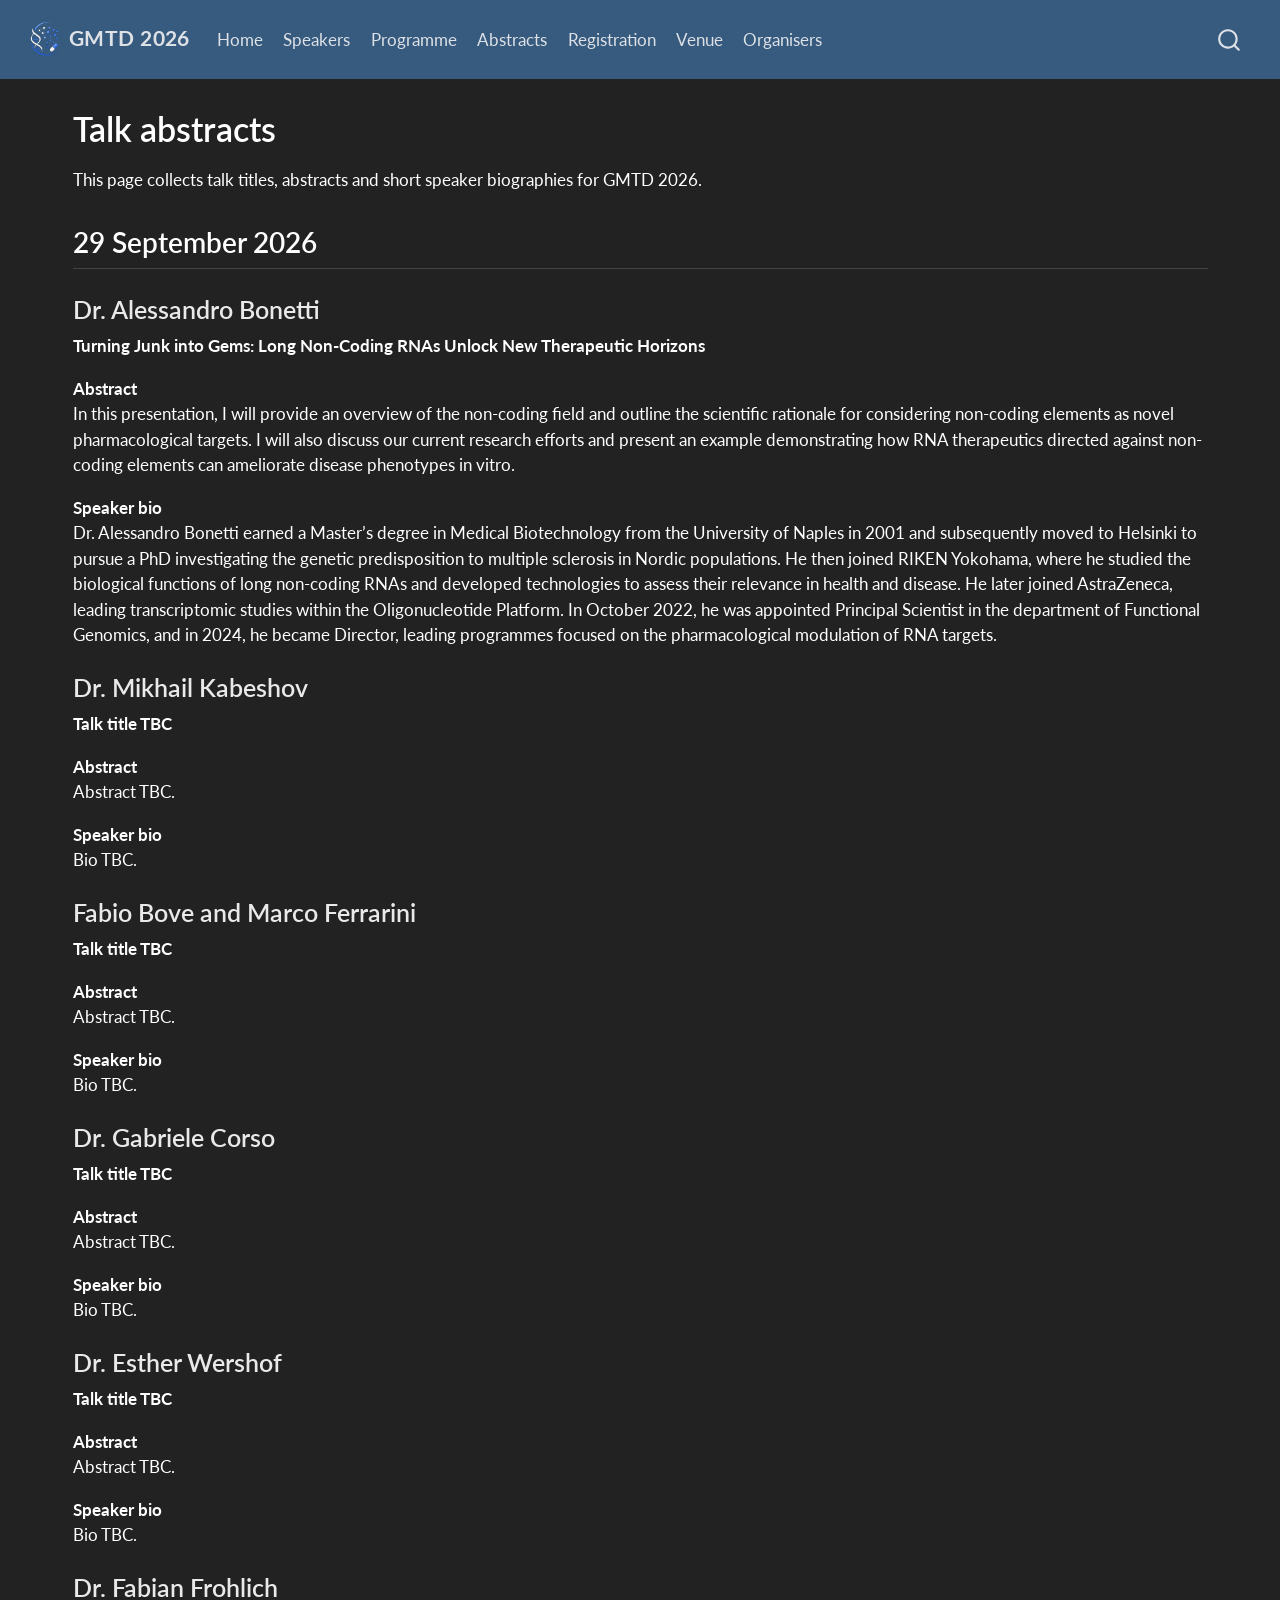
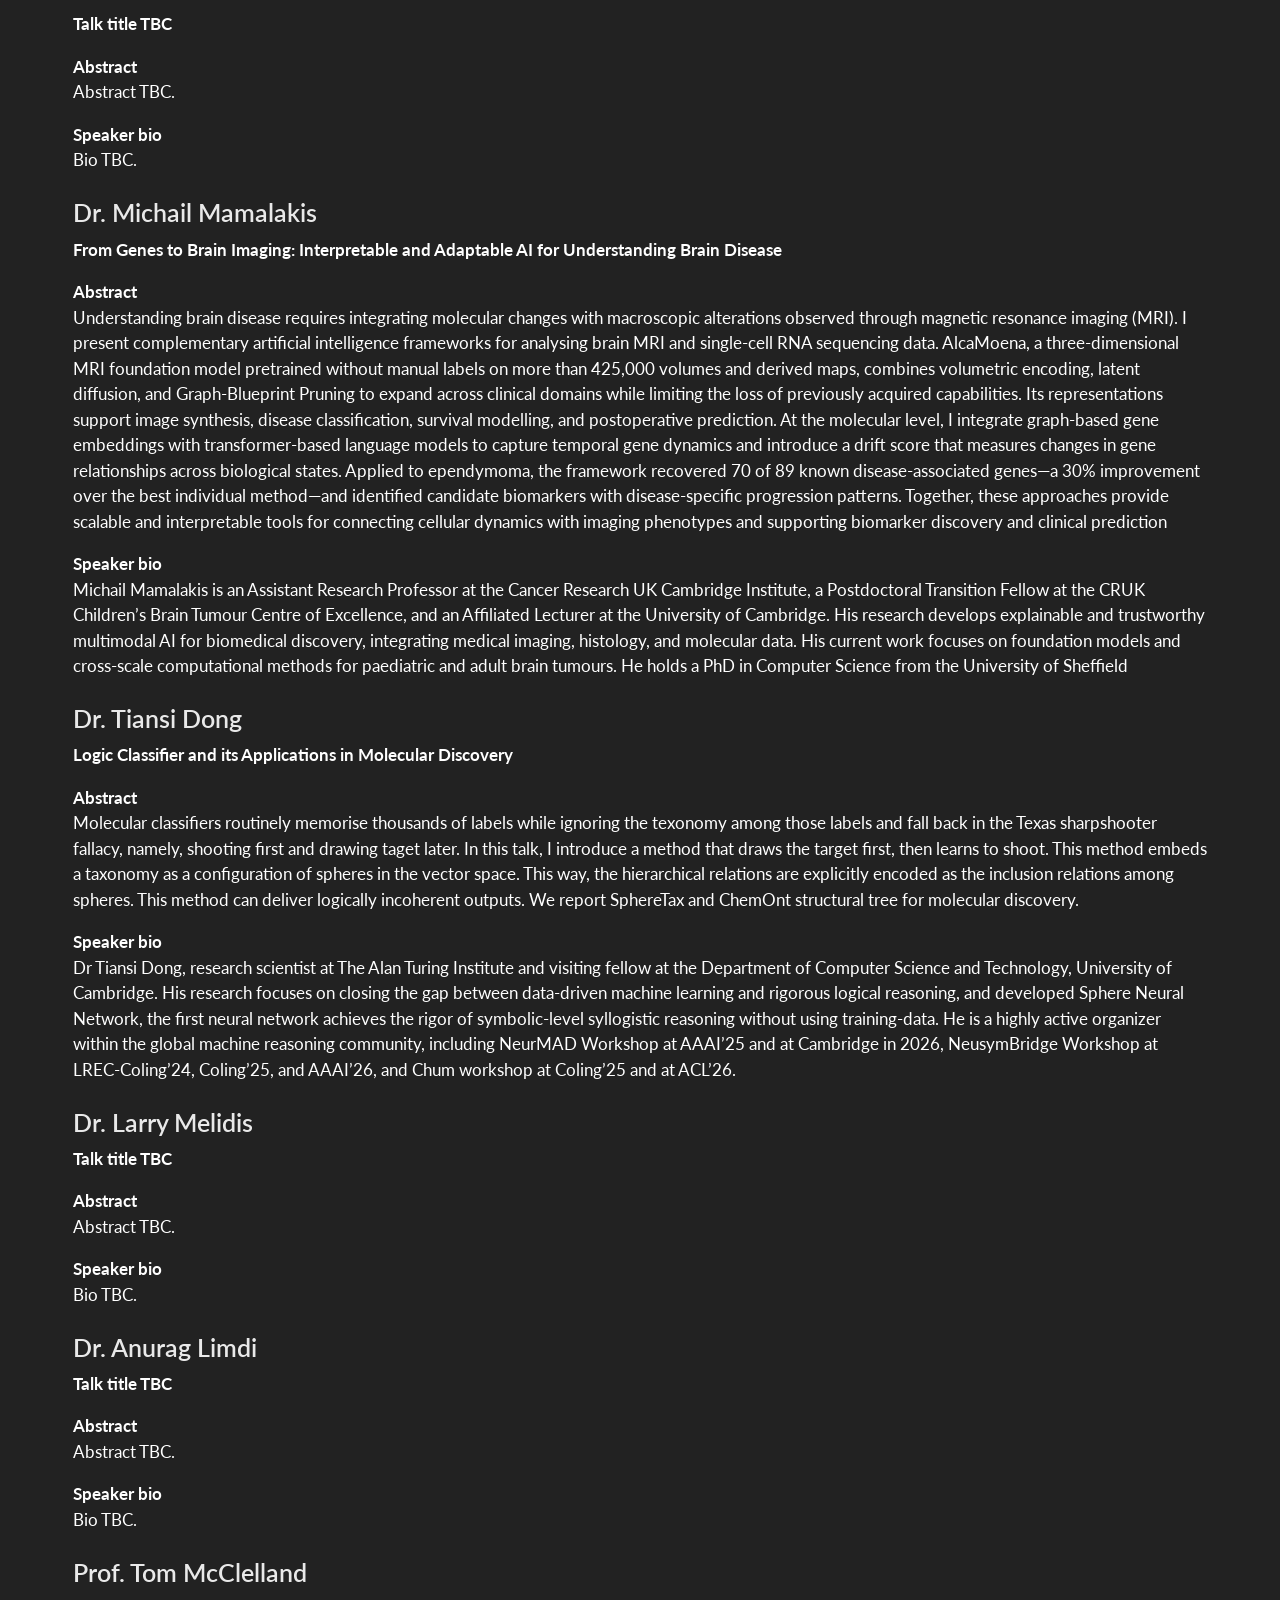
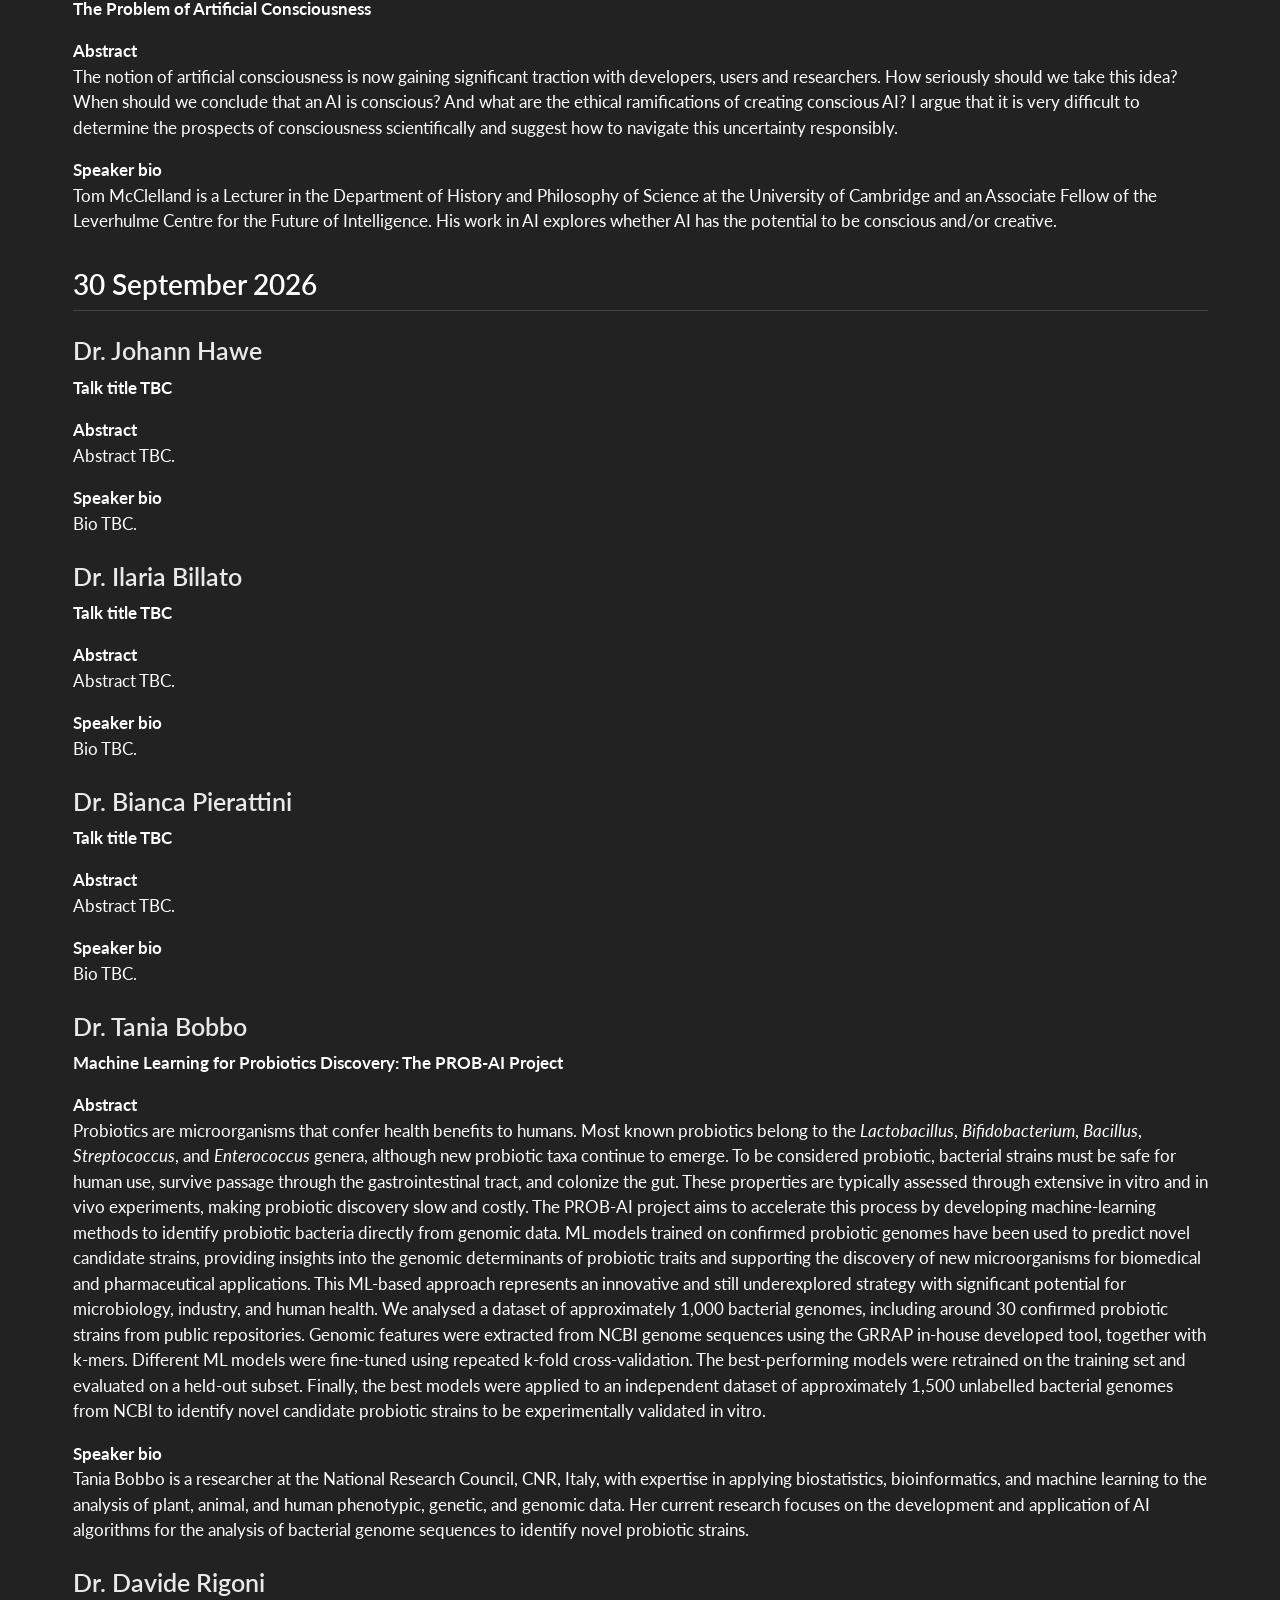
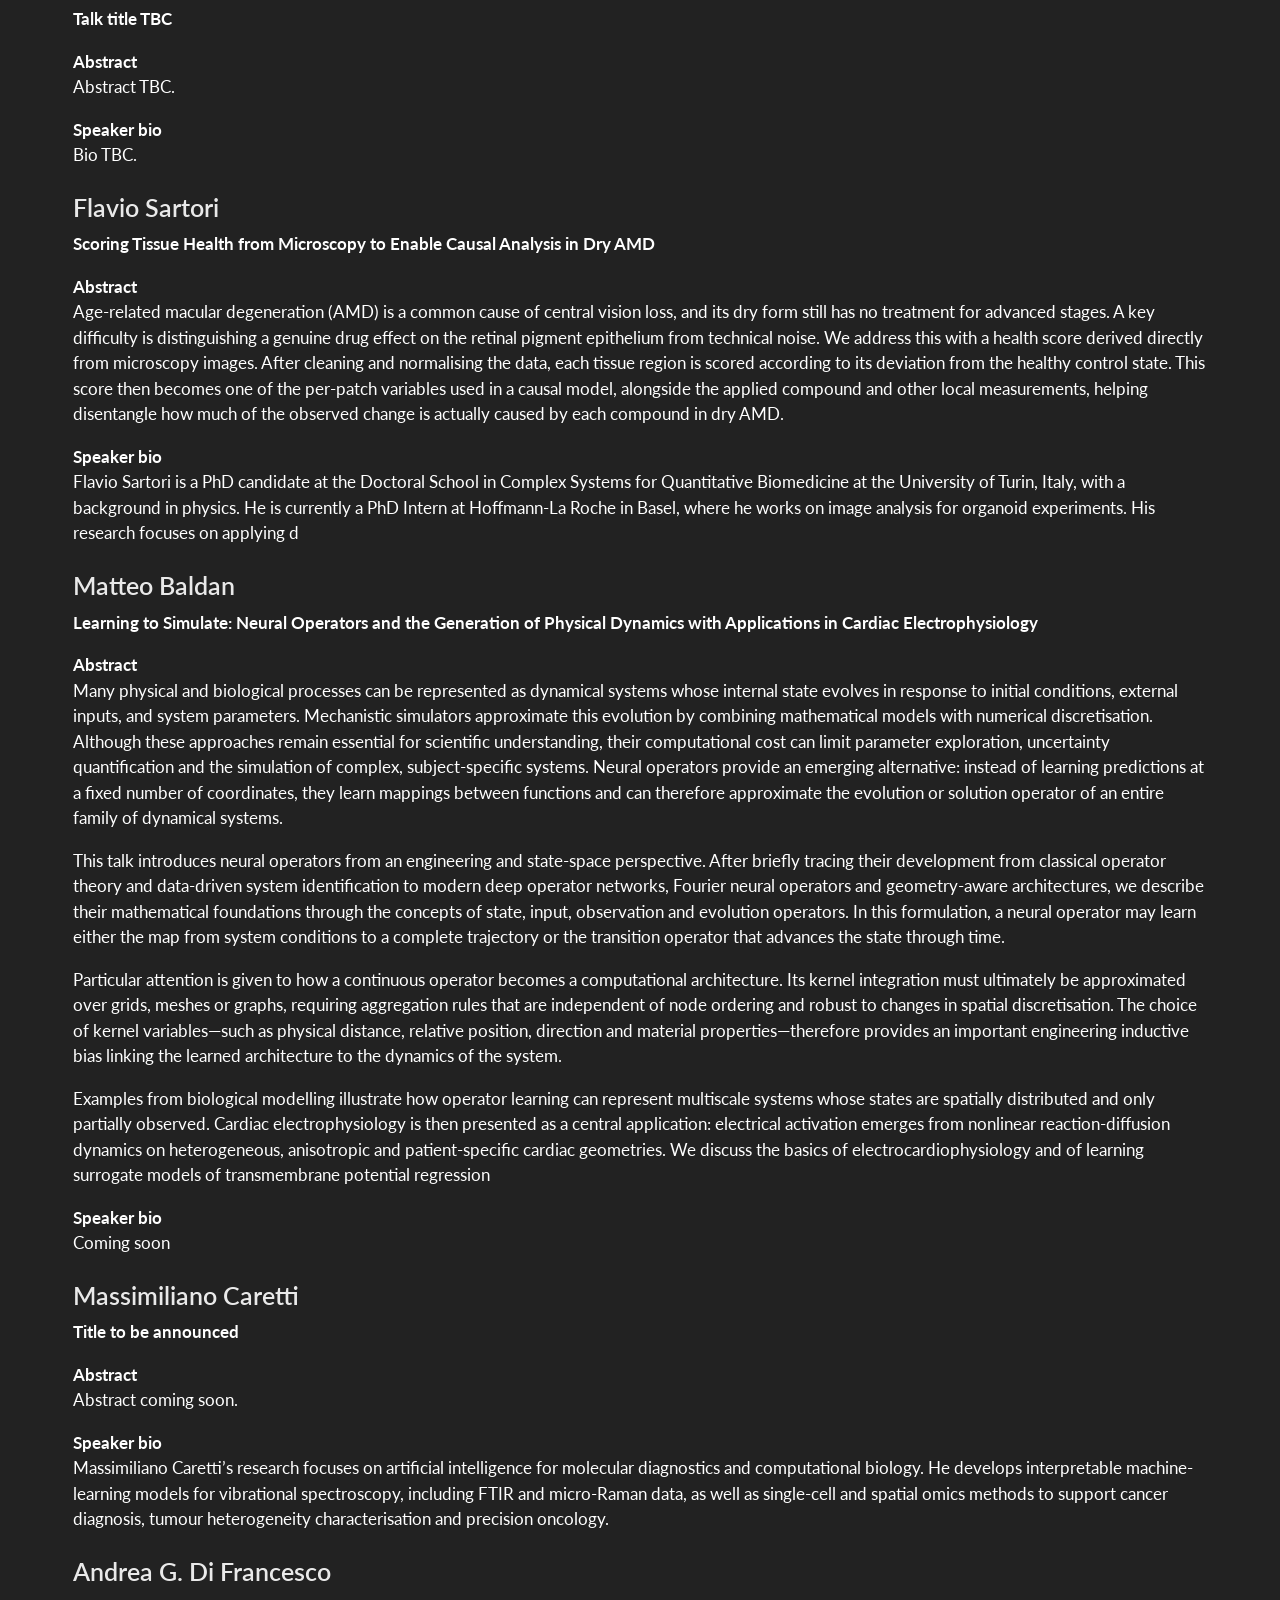
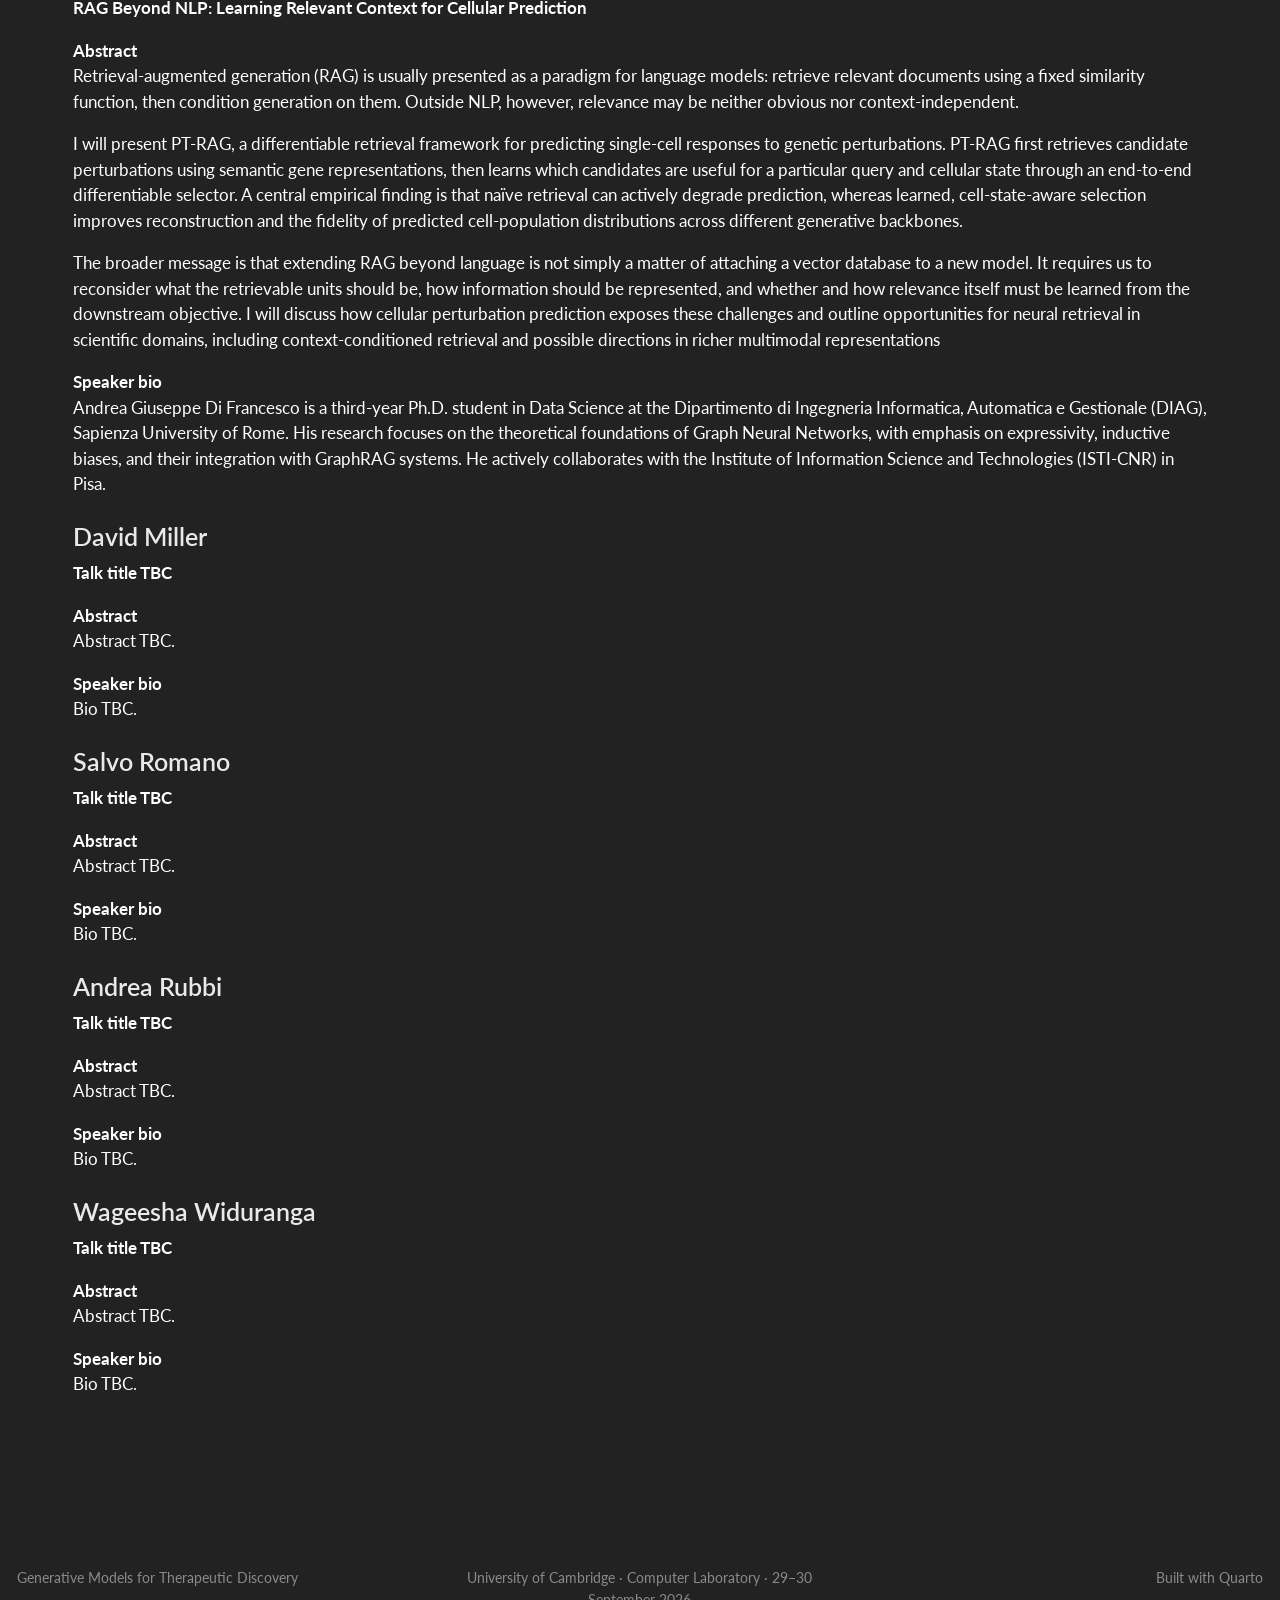
<file: docs/abstracts_old.html>
<!DOCTYPE html>
<html xmlns="http://www.w3.org/1999/xhtml" lang="en" xml:lang="en"><head>

<meta charset="utf-8">
<meta name="generator" content="quarto-1.9.37">

<meta name="viewport" content="width=device-width, initial-scale=1.0, user-scalable=yes">


<title>Talk abstracts – Generative Models for Therapeutic Discovery</title>
<style>
/* Default styles provided by pandoc.
** See https://pandoc.org/MANUAL.html#variables-for-html for config info.
*/
code{white-space: pre-wrap;}
span.smallcaps{font-variant: small-caps;}
div.columns{display: flex; gap: min(4vw, 1.5em);}
div.column{flex: auto; overflow-x: auto;}
div.hanging-indent{margin-left: 1.5em; text-indent: -1.5em;}
ul.task-list{list-style: none;}
ul.task-list li input[type="checkbox"] {
  width: 0.8em;
  margin: 0 0.8em 0.2em -1em; /* quarto-specific, see https://github.com/quarto-dev/quarto-cli/issues/4556 */ 
  vertical-align: middle;
}
</style>


<script src="site_libs/quarto-nav/quarto-nav.js"></script>
<script src="site_libs/quarto-nav/headroom.min.js"></script>
<script src="site_libs/clipboard/clipboard.min.js"></script>
<script src="site_libs/quarto-search/autocomplete.umd.js"></script>
<script src="site_libs/quarto-search/fuse.min.js"></script>
<script src="site_libs/quarto-search/quarto-search.js"></script>
<meta name="quarto:offset" content="./">
<script src="site_libs/quarto-html/quarto.js" type="module"></script>
<script src="site_libs/quarto-html/tabsets/tabsets.js" type="module"></script>
<script src="site_libs/quarto-html/popper.min.js"></script>
<script src="site_libs/quarto-html/tippy.umd.min.js"></script>
<script src="site_libs/quarto-html/anchor.min.js"></script>
<link href="site_libs/quarto-html/tippy.css" rel="stylesheet">
<link href="site_libs/quarto-html/quarto-syntax-highlighting-dark-d0ae9245876894da5ac7e18953ecc5cc.css" rel="stylesheet" id="quarto-text-highlighting-styles">
<script src="site_libs/bootstrap/bootstrap.min.js"></script>
<link href="site_libs/bootstrap/bootstrap-icons.css" rel="stylesheet">
<link href="site_libs/bootstrap/bootstrap-4360c678b5099ca041644eb02eaa1bfe.min.css" rel="stylesheet" append-hash="true" id="quarto-bootstrap" data-mode="dark">
<script id="quarto-search-options" type="application/json">{
  "location": "navbar",
  "copy-button": false,
  "collapse-after": 3,
  "panel-placement": "end",
  "type": "overlay",
  "limit": 50,
  "keyboard-shortcut": [
    "f",
    "/",
    "s"
  ],
  "show-item-context": false,
  "language": {
    "search-no-results-text": "No results",
    "search-matching-documents-text": "matching documents",
    "search-copy-link-title": "Copy link to search",
    "search-hide-matches-text": "Hide additional matches",
    "search-more-match-text": "more match in this document",
    "search-more-matches-text": "more matches in this document",
    "search-clear-button-title": "Clear",
    "search-text-placeholder": "",
    "search-detached-cancel-button-title": "Cancel",
    "search-submit-button-title": "Submit",
    "search-label": "Search"
  }
}</script>
<style>html{ scroll-behavior: smooth; }</style>


<link rel="stylesheet" href="styles.css">
</head>

<body class="nav-fixed quarto-light">

<div id="quarto-search-results"></div>
  <header id="quarto-header" class="headroom fixed-top">
    <nav class="navbar navbar-expand-lg " data-bs-theme="dark">
      <div class="navbar-container container-fluid">
      <div class="navbar-brand-container mx-auto">
    <a href="./index.html" class="navbar-brand navbar-brand-logo">
    <img src="./assets/img/logo_alpha2.png" alt="GMTD 2026 logo" class="navbar-logo light-content">
    <img src="./assets/img/logo_alpha2.png" alt="GMTD 2026 logo" class="navbar-logo dark-content">
    </a>
    <a class="navbar-brand" href="./index.html">
    <span class="navbar-title">GMTD 2026</span>
    </a>
  </div>
            <div id="quarto-search" class="" title="Search"></div>
          <button class="navbar-toggler" type="button" data-bs-toggle="collapse" data-bs-target="#navbarCollapse" aria-controls="navbarCollapse" role="menu" aria-expanded="false" aria-label="Toggle navigation" onclick="if (window.quartoToggleHeadroom) { window.quartoToggleHeadroom(); }">
  <span class="navbar-toggler-icon"></span>
</button>
          <div class="collapse navbar-collapse" id="navbarCollapse">
            <ul class="navbar-nav navbar-nav-scroll me-auto">
  <li class="nav-item">
    <a class="nav-link" href="./index.html"> 
<span class="menu-text">Home</span></a>
  </li>  
  <li class="nav-item">
    <a class="nav-link" href="./speakers.html"> 
<span class="menu-text">Speakers</span></a>
  </li>  
  <li class="nav-item">
    <a class="nav-link" href="./programme.html"> 
<span class="menu-text">Programme</span></a>
  </li>  
  <li class="nav-item">
    <a class="nav-link" href="./abstracts.html"> 
<span class="menu-text">Abstracts</span></a>
  </li>  
  <li class="nav-item">
    <a class="nav-link" href="./registration.html"> 
<span class="menu-text">Registration</span></a>
  </li>  
  <li class="nav-item">
    <a class="nav-link" href="./venue.html"> 
<span class="menu-text">Venue</span></a>
  </li>  
  <li class="nav-item">
    <a class="nav-link" href="./organisers.html"> 
<span class="menu-text">Organisers</span></a>
  </li>  
</ul>
          </div> <!-- /navcollapse -->
            <div class="quarto-navbar-tools">
</div>
      </div> <!-- /container-fluid -->
    </nav>
</header>
<!-- content -->
<div id="quarto-content" class="quarto-container page-columns page-rows-contents page-layout-full page-navbar">
<!-- sidebar -->
<!-- margin-sidebar -->
    
<!-- main -->
<main class="content column-page" id="quarto-document-content">

<header id="title-block-header" class="quarto-title-block default">
<div class="quarto-title">
<h1 class="title">Talk abstracts</h1>
</div>



<div class="quarto-title-meta column-page">

    
  
    
  </div>
  


</header>


<p>This page collects talk titles, abstracts and short speaker biographies for GMTD 2026.</p>
<section id="september-2026" class="level2">
<h2 class="anchored" data-anchor-id="september-2026">29 September 2026</h2>
<div id="bonetti">
<section id="dr.-alessandro-bonetti" class="level3">
<h3 class="anchored" data-anchor-id="dr.-alessandro-bonetti">Dr.&nbsp;Alessandro Bonetti</h3>
<p><strong>Turning Junk into Gems: Long Non-Coding RNAs Unlock New Therapeutic Horizons</strong></p>
<p><strong>Abstract</strong><br>
In this presentation, I will provide an overview of the non-coding field and outline the scientific rationale for considering non-coding elements as novel pharmacological targets. I will also discuss our current research efforts and present an example demonstrating how RNA therapeutics directed against non-coding elements can ameliorate disease phenotypes in vitro.</p>
<p><strong>Speaker bio</strong><br>
Dr.&nbsp;Alessandro Bonetti earned a Master’s degree in Medical Biotechnology from the University of Naples in 2001 and subsequently moved to Helsinki to pursue a PhD investigating the genetic predisposition to multiple sclerosis in Nordic populations. He then joined RIKEN Yokohama, where he studied the biological functions of long non-coding RNAs and developed technologies to assess their relevance in health and disease. He later joined AstraZeneca, leading transcriptomic studies within the Oligonucleotide Platform. In October 2022, he was appointed Principal Scientist in the department of Functional Genomics, and in 2024, he became Director, leading programmes focused on the pharmacological modulation of RNA targets.</p>
</section>
</div>
<div id="kabeshov">
<section id="dr.-mikhail-kabeshov" class="level3">
<h3 class="anchored" data-anchor-id="dr.-mikhail-kabeshov">Dr.&nbsp;Mikhail Kabeshov</h3>
<p><strong>Talk title TBC</strong></p>
<p><strong>Abstract</strong><br>
Abstract TBC.</p>
<p><strong>Speaker bio</strong><br>
Bio TBC.</p>
</section>
</div>
<div id="bove-ferrarini">
<section id="fabio-bove-and-marco-ferrarini" class="level3">
<h3 class="anchored" data-anchor-id="fabio-bove-and-marco-ferrarini">Fabio Bove and Marco Ferrarini</h3>
<p><strong>Talk title TBC</strong></p>
<p><strong>Abstract</strong><br>
Abstract TBC.</p>
<p><strong>Speaker bio</strong><br>
Bio TBC.</p>
</section>
</div>
<div id="corso">
<section id="dr.-gabriele-corso" class="level3">
<h3 class="anchored" data-anchor-id="dr.-gabriele-corso">Dr.&nbsp;Gabriele Corso</h3>
<p><strong>Talk title TBC</strong></p>
<p><strong>Abstract</strong><br>
Abstract TBC.</p>
<p><strong>Speaker bio</strong><br>
Bio TBC.</p>
</section>
</div>
<div id="wershof">
<section id="dr.-esther-wershof" class="level3">
<h3 class="anchored" data-anchor-id="dr.-esther-wershof">Dr.&nbsp;Esther Wershof</h3>
<p><strong>Talk title TBC</strong></p>
<p><strong>Abstract</strong><br>
Abstract TBC.</p>
<p><strong>Speaker bio</strong><br>
Bio TBC.</p>
</section>
</div>
<div id="frohlich">
<section id="dr.-fabian-frohlich" class="level3">
<h3 class="anchored" data-anchor-id="dr.-fabian-frohlich">Dr.&nbsp;Fabian Frohlich</h3>
<p><strong>Talk title TBC</strong></p>
<p><strong>Abstract</strong><br>
Abstract TBC.</p>
<p><strong>Speaker bio</strong><br>
Bio TBC.</p>
</section>
</div>
<div id="mamalakis">
<section id="dr.-michail-mamalakis" class="level3">
<h3 class="anchored" data-anchor-id="dr.-michail-mamalakis">Dr.&nbsp;Michail Mamalakis</h3>
<p><strong>From Genes to Brain Imaging: Interpretable and Adaptable AI for Understanding Brain Disease</strong></p>
<p><strong>Abstract</strong><br>
Understanding brain disease requires integrating molecular changes with macroscopic alterations observed through magnetic resonance imaging (MRI). I present complementary artificial intelligence frameworks for analysing brain MRI and single-cell RNA sequencing data. AlcaMoena, a three-dimensional MRI foundation model pretrained without manual labels on more than 425,000 volumes and derived maps, combines volumetric encoding, latent diffusion, and Graph-Blueprint Pruning to expand across clinical domains while limiting the loss of previously acquired capabilities. Its representations support image synthesis, disease classification, survival modelling, and postoperative prediction. At the molecular level, I integrate graph-based gene embeddings with transformer-based language models to capture temporal gene dynamics and introduce a drift score that measures changes in gene relationships across biological states. Applied to ependymoma, the framework recovered 70 of 89 known disease-associated genes—a 30% improvement over the best individual method—and identified candidate biomarkers with disease-specific progression patterns. Together, these approaches provide scalable and interpretable tools for connecting cellular dynamics with imaging phenotypes and supporting biomarker discovery and clinical prediction</p>
<p><strong>Speaker bio</strong><br>
Michail Mamalakis is an Assistant Research Professor at the Cancer Research UK Cambridge Institute, a Postdoctoral Transition Fellow at the CRUK Children’s Brain Tumour Centre of Excellence, and an Affiliated Lecturer at the University of Cambridge. His research develops explainable and trustworthy multimodal AI for biomedical discovery, integrating medical imaging, histology, and molecular data. His current work focuses on foundation models and cross-scale computational methods for paediatric and adult brain tumours. He holds a PhD in Computer Science from the University of Sheffield</p>
</section>
</div>
<div id="dong">
<section id="dr.-tiansi-dong" class="level3">
<h3 class="anchored" data-anchor-id="dr.-tiansi-dong">Dr.&nbsp;Tiansi Dong</h3>
<p><strong>Logic Classifier and its Applications in Molecular Discovery</strong></p>
<p><strong>Abstract</strong><br>
Molecular classifiers routinely memorise thousands of labels while ignoring the texonomy among those labels and fall back in the Texas sharpshooter fallacy, namely, shooting first and drawing taget later. In this talk, I introduce a method that draws the target first, then learns to shoot. This method embeds a taxonomy as a configuration of spheres in the vector space. This way, the hierarchical relations are explicitly encoded as the inclusion relations among spheres. This method can deliver logically incoherent outputs. We report SphereTax and ChemOnt structural tree for molecular discovery.</p>
<p><strong>Speaker bio</strong><br>
Dr Tiansi Dong, research scientist at The Alan Turing Institute and visiting fellow at the Department of Computer Science and Technology, University of Cambridge. His research focuses on closing the gap between data-driven machine learning and rigorous logical reasoning, and developed Sphere Neural Network, the first neural network achieves the rigor of symbolic-level syllogistic reasoning without using training-data. He is a highly active organizer within the global machine reasoning community, including NeurMAD Workshop at AAAI’25 and at Cambridge in 2026, NeusymBridge Workshop at LREC-Coling’24, Coling’25, and AAAI’26, and Chum workshop at Coling’25 and at ACL’26.</p>
</section>
</div>
<div id="melidis">
<section id="dr.-larry-melidis" class="level3">
<h3 class="anchored" data-anchor-id="dr.-larry-melidis">Dr.&nbsp;Larry Melidis</h3>
<p><strong>Talk title TBC</strong></p>
<p><strong>Abstract</strong><br>
Abstract TBC.</p>
<p><strong>Speaker bio</strong><br>
Bio TBC.</p>
</section>
</div>
<div id="limdi">
<section id="dr.-anurag-limdi" class="level3">
<h3 class="anchored" data-anchor-id="dr.-anurag-limdi">Dr.&nbsp;Anurag Limdi</h3>
<p><strong>Talk title TBC</strong></p>
<p><strong>Abstract</strong><br>
Abstract TBC.</p>
<p><strong>Speaker bio</strong><br>
Bio TBC.</p>
</section>
</div>
<div id="mcclelland">
<section id="prof.-tom-mcclelland" class="level3">
<h3 class="anchored" data-anchor-id="prof.-tom-mcclelland">Prof.&nbsp;Tom McClelland</h3>
<p><strong>The Problem of Artificial Consciousness</strong></p>
<p><strong>Abstract</strong><br>
The notion of artificial consciousness is now gaining significant traction with developers, users and researchers. How seriously should we take this idea? When should we conclude that an AI is conscious? And what are the ethical ramifications of creating conscious AI? I argue that it is very difficult to determine the prospects of consciousness scientifically and suggest how to navigate this uncertainty responsibly.</p>
<p><strong>Speaker bio</strong><br>
Tom McClelland is a Lecturer in the Department of History and Philosophy of Science at the University of Cambridge and an Associate Fellow of the Leverhulme Centre for the Future of Intelligence. His work in AI explores whether AI has the potential to be conscious and/or creative.</p>
</section>
</div>
</section>
<section id="september-2026-1" class="level2">
<h2 class="anchored" data-anchor-id="september-2026-1">30 September 2026</h2>
<div id="hawe">
<section id="dr.-johann-hawe" class="level3">
<h3 class="anchored" data-anchor-id="dr.-johann-hawe">Dr.&nbsp;Johann Hawe</h3>
<p><strong>Talk title TBC</strong></p>
<p><strong>Abstract</strong><br>
Abstract TBC.</p>
<p><strong>Speaker bio</strong><br>
Bio TBC.</p>
</section>
</div>
<div id="billato">
<section id="dr.-ilaria-billato" class="level3">
<h3 class="anchored" data-anchor-id="dr.-ilaria-billato">Dr.&nbsp;Ilaria Billato</h3>
<p><strong>Talk title TBC</strong></p>
<p><strong>Abstract</strong><br>
Abstract TBC.</p>
<p><strong>Speaker bio</strong><br>
Bio TBC.</p>
</section>
</div>
<div id="pierattini">
<section id="dr.-bianca-pierattini" class="level3">
<h3 class="anchored" data-anchor-id="dr.-bianca-pierattini">Dr.&nbsp;Bianca Pierattini</h3>
<p><strong>Talk title TBC</strong></p>
<p><strong>Abstract</strong><br>
Abstract TBC.</p>
<p><strong>Speaker bio</strong><br>
Bio TBC.</p>
</section>
</div>
<div id="bobbo">
<section id="dr.-tania-bobbo" class="level3">
<h3 class="anchored" data-anchor-id="dr.-tania-bobbo">Dr.&nbsp;Tania Bobbo</h3>
<p><strong>Machine Learning for Probiotics Discovery: The PROB-AI Project</strong></p>
<p><strong>Abstract</strong><br>
Probiotics are microorganisms that confer health benefits to humans. Most known probiotics belong to the <em>Lactobacillus</em>, <em>Bifidobacterium</em>, <em>Bacillus</em>, <em>Streptococcus</em>, and <em>Enterococcus</em> genera, although new probiotic taxa continue to emerge. To be considered probiotic, bacterial strains must be safe for human use, survive passage through the gastrointestinal tract, and colonize the gut. These properties are typically assessed through extensive in vitro and in vivo experiments, making probiotic discovery slow and costly. The PROB-AI project aims to accelerate this process by developing machine-learning methods to identify probiotic bacteria directly from genomic data. ML models trained on confirmed probiotic genomes have been used to predict novel candidate strains, providing insights into the genomic determinants of probiotic traits and supporting the discovery of new microorganisms for biomedical and pharmaceutical applications. This ML-based approach represents an innovative and still underexplored strategy with significant potential for microbiology, industry, and human health. We analysed a dataset of approximately 1,000 bacterial genomes, including around 30 confirmed probiotic strains from public repositories. Genomic features were extracted from NCBI genome sequences using the GRRAP in-house developed tool, together with k-mers. Different ML models were fine-tuned using repeated k-fold cross-validation. The best-performing models were retrained on the training set and evaluated on a held-out subset. Finally, the best models were applied to an independent dataset of approximately 1,500 unlabelled bacterial genomes from NCBI to identify novel candidate probiotic strains to be experimentally validated in vitro.</p>
<p><strong>Speaker bio</strong><br>
Tania Bobbo is a researcher at the National Research Council, CNR, Italy, with expertise in applying biostatistics, bioinformatics, and machine learning to the analysis of plant, animal, and human phenotypic, genetic, and genomic data. Her current research focuses on the development and application of AI algorithms for the analysis of bacterial genome sequences to identify novel probiotic strains.</p>
</section>
</div>
<div id="rigoni">
<section id="dr.-davide-rigoni" class="level3">
<h3 class="anchored" data-anchor-id="dr.-davide-rigoni">Dr.&nbsp;Davide Rigoni</h3>
<p><strong>Talk title TBC</strong></p>
<p><strong>Abstract</strong><br>
Abstract TBC.</p>
<p><strong>Speaker bio</strong><br>
Bio TBC.</p>
</section>
</div>
<div id="sartori">
<section id="flavio-sartori" class="level3">
<h3 class="anchored" data-anchor-id="flavio-sartori">Flavio Sartori</h3>
<p><strong>Scoring Tissue Health from Microscopy to Enable Causal Analysis in Dry AMD</strong></p>
<p><strong>Abstract</strong><br>
Age-related macular degeneration (AMD) is a common cause of central vision loss, and its dry form still has no treatment for advanced stages. A key difficulty is distinguishing a genuine drug effect on the retinal pigment epithelium from technical noise. We address this with a health score derived directly from microscopy images. After cleaning and normalising the data, each tissue region is scored according to its deviation from the healthy control state. This score then becomes one of the per-patch variables used in a causal model, alongside the applied compound and other local measurements, helping disentangle how much of the observed change is actually caused by each compound in dry AMD.</p>
<p><strong>Speaker bio</strong><br>
Flavio Sartori is a PhD candidate at the Doctoral School in Complex Systems for Quantitative Biomedicine at the University of Turin, Italy, with a background in physics. He is currently a PhD Intern at Hoffmann-La Roche in Basel, where he works on image analysis for organoid experiments. His research focuses on applying d</p>
</section>
</div>
<div id="baldan">
<section id="matteo-baldan" class="level3">
<h3 class="anchored" data-anchor-id="matteo-baldan">Matteo Baldan</h3>
<p><strong>Learning to Simulate: Neural Operators and the Generation of Physical Dynamics with Applications in Cardiac Electrophysiology</strong></p>
<p><strong>Abstract</strong><br>
Many physical and biological processes can be represented as dynamical systems whose internal state evolves in response to initial conditions, external inputs, and system parameters. Mechanistic simulators approximate this evolution by combining mathematical models with numerical discretisation. Although these approaches remain essential for scientific understanding, their computational cost can limit parameter exploration, uncertainty quantification and the simulation of complex, subject-specific systems. Neural operators provide an emerging alternative: instead of learning predictions at a fixed number of coordinates, they learn mappings between functions and can therefore approximate the evolution or solution operator of an entire family of dynamical systems.</p>
<p>This talk introduces neural operators from an engineering and state-space perspective. After briefly tracing their development from classical operator theory and data-driven system identification to modern deep operator networks, Fourier neural operators and geometry-aware architectures, we describe their mathematical foundations through the concepts of state, input, observation and evolution operators. In this formulation, a neural operator may learn either the map from system conditions to a complete trajectory or the transition operator that advances the state through time.</p>
<p>Particular attention is given to how a continuous operator becomes a computational architecture. Its kernel integration must ultimately be approximated over grids, meshes or graphs, requiring aggregation rules that are independent of node ordering and robust to changes in spatial discretisation. The choice of kernel variables—such as physical distance, relative position, direction and material properties—therefore provides an important engineering inductive bias linking the learned architecture to the dynamics of the system.</p>
<p>Examples from biological modelling illustrate how operator learning can represent multiscale systems whose states are spatially distributed and only partially observed. Cardiac electrophysiology is then presented as a central application: electrical activation emerges from nonlinear reaction-diffusion dynamics on heterogeneous, anisotropic and patient-specific cardiac geometries. We discuss the basics of electrocardiophysiology and of learning surrogate models of transmembrane potential regression</p>
<p><strong>Speaker bio</strong><br>
Coming soon</p>
</section>
</div>
<div id="caretti">
<section id="massimiliano-caretti" class="level3">
<h3 class="anchored" data-anchor-id="massimiliano-caretti">Massimiliano Caretti</h3>
<p><strong>Title to be announced</strong></p>
<p><strong>Abstract</strong><br>
Abstract coming soon.</p>
<p><strong>Speaker bio</strong><br>
Massimiliano Caretti’s research focuses on artificial intelligence for molecular diagnostics and computational biology. He develops interpretable machine-learning models for vibrational spectroscopy, including FTIR and micro-Raman data, as well as single-cell and spatial omics methods to support cancer diagnosis, tumour heterogeneity characterisation and precision oncology.</p>
</section>
</div>
<div id="di-francesco">
<section id="andrea-g.-di-francesco" class="level3">
<h3 class="anchored" data-anchor-id="andrea-g.-di-francesco">Andrea G. Di Francesco</h3>
<p><strong>RAG Beyond NLP: Learning Relevant Context for Cellular Prediction</strong></p>
<p><strong>Abstract</strong><br>
Retrieval-augmented generation (RAG) is usually presented as a paradigm for language models: retrieve relevant documents using a fixed similarity function, then condition generation on them. Outside NLP, however, relevance may be neither obvious nor context-independent.</p>
<p>I will present PT-RAG, a differentiable retrieval framework for predicting single-cell responses to genetic perturbations. PT-RAG first retrieves candidate perturbations using semantic gene representations, then learns which candidates are useful for a particular query and cellular state through an end-to-end differentiable selector. A central empirical finding is that naïve retrieval can actively degrade prediction, whereas learned, cell-state-aware selection improves reconstruction and the fidelity of predicted cell-population distributions across different generative backbones.</p>
<p>The broader message is that extending RAG beyond language is not simply a matter of attaching a vector database to a new model. It requires us to reconsider what the retrievable units should be, how information should be represented, and whether and how relevance itself must be learned from the downstream objective. I will discuss how cellular perturbation prediction exposes these challenges and outline opportunities for neural retrieval in scientific domains, including context-conditioned retrieval and possible directions in richer multimodal representations</p>
<p><strong>Speaker bio</strong><br>
Andrea Giuseppe Di Francesco is a third-year Ph.D.&nbsp;student in Data Science at the Dipartimento di Ingegneria Informatica, Automatica e Gestionale (DIAG), Sapienza University of Rome. His research focuses on the theoretical foundations of Graph Neural Networks, with emphasis on expressivity, inductive biases, and their integration with GraphRAG systems. He actively collaborates with the Institute of Information Science and Technologies (ISTI-CNR) in Pisa.</p>
</section>
</div>
<div id="miller">
<section id="david-miller" class="level3">
<h3 class="anchored" data-anchor-id="david-miller">David Miller</h3>
<p><strong>Talk title TBC</strong></p>
<p><strong>Abstract</strong><br>
Abstract TBC.</p>
<p><strong>Speaker bio</strong><br>
Bio TBC.</p>
</section>
</div>
<div id="romano">
<section id="salvo-romano" class="level3">
<h3 class="anchored" data-anchor-id="salvo-romano">Salvo Romano</h3>
<p><strong>Talk title TBC</strong></p>
<p><strong>Abstract</strong><br>
Abstract TBC.</p>
<p><strong>Speaker bio</strong><br>
Bio TBC.</p>
</section>
</div>
<div id="rubbi">
<section id="andrea-rubbi" class="level3">
<h3 class="anchored" data-anchor-id="andrea-rubbi">Andrea Rubbi</h3>
<p><strong>Talk title TBC</strong></p>
<p><strong>Abstract</strong><br>
Abstract TBC.</p>
<p><strong>Speaker bio</strong><br>
Bio TBC.</p>
</section>
</div>
<div id="widuranga">
<section id="wageesha-widuranga" class="level3">
<h3 class="anchored" data-anchor-id="wageesha-widuranga">Wageesha Widuranga</h3>
<p><strong>Talk title TBC</strong></p>
<p><strong>Abstract</strong><br>
Abstract TBC.</p>
<p><strong>Speaker bio</strong><br>
Bio TBC.</p>
</section>
</div>


</section>

</main> <!-- /main -->
<script id="quarto-html-after-body" type="application/javascript">
  window.document.addEventListener("DOMContentLoaded", function (event) {
    const icon = "";
    const anchorJS = new window.AnchorJS();
    anchorJS.options = {
      placement: 'right',
      icon: icon
    };
    anchorJS.add('.anchored');
    const isCodeAnnotation = (el) => {
      for (const clz of el.classList) {
        if (clz.startsWith('code-annotation-')) {                     
          return true;
        }
      }
      return false;
    }
    const onCopySuccess = function(e) {
      // button target
      const button = e.trigger;
      // don't keep focus
      button.blur();
      // flash "checked"
      button.classList.add('code-copy-button-checked');
      var currentTitle = button.getAttribute("title");
      button.setAttribute("title", "Copied!");
      let tooltip;
      if (window.bootstrap) {
        button.setAttribute("data-bs-toggle", "tooltip");
        button.setAttribute("data-bs-placement", "left");
        button.setAttribute("data-bs-title", "Copied!");
        tooltip = new bootstrap.Tooltip(button, 
          { trigger: "manual", 
            customClass: "code-copy-button-tooltip",
            offset: [0, -8]});
        tooltip.show();    
      }
      setTimeout(function() {
        if (tooltip) {
          tooltip.hide();
          button.removeAttribute("data-bs-title");
          button.removeAttribute("data-bs-toggle");
          button.removeAttribute("data-bs-placement");
        }
        button.setAttribute("title", currentTitle);
        button.classList.remove('code-copy-button-checked');
      }, 1000);
      // clear code selection
      e.clearSelection();
    }
    const getTextToCopy = function(trigger) {
      const outerScaffold = trigger.parentElement.cloneNode(true);
      const codeEl = outerScaffold.querySelector('code');
      for (const childEl of codeEl.children) {
        if (isCodeAnnotation(childEl)) {
          childEl.remove();
        }
      }
      return codeEl.innerText;
    }
    const clipboard = new window.ClipboardJS('.code-copy-button:not([data-in-quarto-modal])', {
      text: getTextToCopy
    });
    clipboard.on('success', onCopySuccess);
    if (window.document.getElementById('quarto-embedded-source-code-modal')) {
      const clipboardModal = new window.ClipboardJS('.code-copy-button[data-in-quarto-modal]', {
        text: getTextToCopy,
        container: window.document.getElementById('quarto-embedded-source-code-modal')
      });
      clipboardModal.on('success', onCopySuccess);
    }
      var localhostRegex = new RegExp(/^(?:http|https):\/\/localhost\:?[0-9]*\//);
      var mailtoRegex = new RegExp(/^mailto:/);
        var filterRegex = new RegExp("https:\/\/YOUR-USERNAME\.github\.io\/generative-therapeutic-discovery\/");
      var isInternal = (href) => {
          return filterRegex.test(href) || localhostRegex.test(href) || mailtoRegex.test(href);
      }
      // Inspect non-navigation links and adorn them if external
     var links = window.document.querySelectorAll('a[href]:not(.nav-link):not(.navbar-brand):not(.toc-action):not(.sidebar-link):not(.sidebar-item-toggle):not(.pagination-link):not(.no-external):not([aria-hidden]):not(.dropdown-item):not(.quarto-navigation-tool):not(.about-link)');
      for (var i=0; i<links.length; i++) {
        const link = links[i];
        if (!isInternal(link.href)) {
          // undo the damage that might have been done by quarto-nav.js in the case of
          // links that we want to consider external
          if (link.dataset.originalHref !== undefined) {
            link.href = link.dataset.originalHref;
          }
        }
      }
    function tippyHover(el, contentFn, onTriggerFn, onUntriggerFn) {
      const config = {
        allowHTML: true,
        maxWidth: 500,
        delay: 100,
        arrow: false,
        appendTo: function(el) {
            return el.parentElement;
        },
        interactive: true,
        interactiveBorder: 10,
        theme: 'quarto',
        placement: 'bottom-start',
      };
      if (contentFn) {
        config.content = contentFn;
      }
      if (onTriggerFn) {
        config.onTrigger = onTriggerFn;
      }
      if (onUntriggerFn) {
        config.onUntrigger = onUntriggerFn;
      }
      window.tippy(el, config); 
    }
    const noterefs = window.document.querySelectorAll('a[role="doc-noteref"]');
    for (var i=0; i<noterefs.length; i++) {
      const ref = noterefs[i];
      tippyHover(ref, function() {
        // use id or data attribute instead here
        let href = ref.getAttribute('data-footnote-href') || ref.getAttribute('href');
        try { href = new URL(href).hash; } catch {}
        const id = href.replace(/^#\/?/, "");
        const note = window.document.getElementById(id);
        if (note) {
          return note.innerHTML;
        } else {
          return "";
        }
      });
    }
    const xrefs = window.document.querySelectorAll('a.quarto-xref');
    const processXRef = (id, note) => {
      // Strip column container classes
      const stripColumnClz = (el) => {
        el.classList.remove("page-full", "page-columns");
        if (el.children) {
          for (const child of el.children) {
            stripColumnClz(child);
          }
        }
      }
      stripColumnClz(note)
      if (id === null || id.startsWith('sec-')) {
        // Special case sections, only their first couple elements
        const container = document.createElement("div");
        if (note.children && note.children.length > 2) {
          container.appendChild(note.children[0].cloneNode(true));
          for (let i = 1; i < note.children.length; i++) {
            const child = note.children[i];
            if (child.tagName === "P" && child.innerText === "") {
              continue;
            } else {
              container.appendChild(child.cloneNode(true));
              break;
            }
          }
          if (window.Quarto?.typesetMath) {
            window.Quarto.typesetMath(container);
          }
          return container.innerHTML
        } else {
          if (window.Quarto?.typesetMath) {
            window.Quarto.typesetMath(note);
          }
          return note.innerHTML;
        }
      } else {
        // Remove any anchor links if they are present
        const anchorLink = note.querySelector('a.anchorjs-link');
        if (anchorLink) {
          anchorLink.remove();
        }
        if (window.Quarto?.typesetMath) {
          window.Quarto.typesetMath(note);
        }
        if (note.classList.contains("callout")) {
          return note.outerHTML;
        } else {
          return note.innerHTML;
        }
      }
    }
    for (var i=0; i<xrefs.length; i++) {
      const xref = xrefs[i];
      tippyHover(xref, undefined, function(instance) {
        instance.disable();
        let url = xref.getAttribute('href');
        let hash = undefined; 
        if (url.startsWith('#')) {
          hash = url;
        } else {
          try { hash = new URL(url).hash; } catch {}
        }
        if (hash) {
          const id = hash.replace(/^#\/?/, "");
          const note = window.document.getElementById(id);
          if (note !== null) {
            try {
              const html = processXRef(id, note.cloneNode(true));
              instance.setContent(html);
            } finally {
              instance.enable();
              instance.show();
            }
          } else {
            // See if we can fetch this
            fetch(url.split('#')[0])
            .then(res => res.text())
            .then(html => {
              const parser = new DOMParser();
              const htmlDoc = parser.parseFromString(html, "text/html");
              const note = htmlDoc.getElementById(id);
              if (note !== null) {
                const html = processXRef(id, note);
                instance.setContent(html);
              } 
            }).finally(() => {
              instance.enable();
              instance.show();
            });
          }
        } else {
          // See if we can fetch a full url (with no hash to target)
          // This is a special case and we should probably do some content thinning / targeting
          fetch(url)
          .then(res => res.text())
          .then(html => {
            const parser = new DOMParser();
            const htmlDoc = parser.parseFromString(html, "text/html");
            const note = htmlDoc.querySelector('main.content');
            if (note !== null) {
              // This should only happen for chapter cross references
              // (since there is no id in the URL)
              // remove the first header
              if (note.children.length > 0 && note.children[0].tagName === "HEADER") {
                note.children[0].remove();
              }
              const html = processXRef(null, note);
              instance.setContent(html);
            } 
          }).finally(() => {
            instance.enable();
            instance.show();
          });
        }
      }, function(instance) {
      });
    }
        let selectedAnnoteEl;
        const selectorForAnnotation = ( cell, annotation) => {
          let cellAttr = 'data-code-cell="' + cell + '"';
          let lineAttr = 'data-code-annotation="' +  annotation + '"';
          const selector = 'span[' + cellAttr + '][' + lineAttr + ']';
          return selector;
        }
        const selectCodeLines = (annoteEl) => {
          const doc = window.document;
          const targetCell = annoteEl.getAttribute("data-target-cell");
          const targetAnnotation = annoteEl.getAttribute("data-target-annotation");
          const annoteSpan = window.document.querySelector(selectorForAnnotation(targetCell, targetAnnotation));
          const lines = annoteSpan.getAttribute("data-code-lines").split(",");
          const lineIds = lines.map((line) => {
            return targetCell + "-" + line;
          })
          let top = null;
          let height = null;
          let parent = null;
          if (lineIds.length > 0) {
              //compute the position of the single el (top and bottom and make a div)
              const el = window.document.getElementById(lineIds[0]);
              top = el.offsetTop;
              height = el.offsetHeight;
              parent = el.parentElement.parentElement;
            if (lineIds.length > 1) {
              const lastEl = window.document.getElementById(lineIds[lineIds.length - 1]);
              const bottom = lastEl.offsetTop + lastEl.offsetHeight;
              height = bottom - top;
            }
            if (top !== null && height !== null && parent !== null) {
              // cook up a div (if necessary) and position it 
              let div = window.document.getElementById("code-annotation-line-highlight");
              if (div === null) {
                div = window.document.createElement("div");
                div.setAttribute("id", "code-annotation-line-highlight");
                div.style.position = 'absolute';
                parent.appendChild(div);
              }
              div.style.top = top - 2 + "px";
              div.style.height = height + 4 + "px";
              div.style.left = 0;
              let gutterDiv = window.document.getElementById("code-annotation-line-highlight-gutter");
              if (gutterDiv === null) {
                gutterDiv = window.document.createElement("div");
                gutterDiv.setAttribute("id", "code-annotation-line-highlight-gutter");
                gutterDiv.style.position = 'absolute';
                const codeCell = window.document.getElementById(targetCell);
                const gutter = codeCell.querySelector('.code-annotation-gutter');
                gutter.appendChild(gutterDiv);
              }
              gutterDiv.style.top = top - 2 + "px";
              gutterDiv.style.height = height + 4 + "px";
            }
            selectedAnnoteEl = annoteEl;
          }
        };
        const unselectCodeLines = () => {
          const elementsIds = ["code-annotation-line-highlight", "code-annotation-line-highlight-gutter"];
          elementsIds.forEach((elId) => {
            const div = window.document.getElementById(elId);
            if (div) {
              div.remove();
            }
          });
          selectedAnnoteEl = undefined;
        };
          // Handle positioning of the toggle
      window.addEventListener(
        "resize",
        throttle(() => {
          elRect = undefined;
          if (selectedAnnoteEl) {
            selectCodeLines(selectedAnnoteEl);
          }
        }, 10)
      );
      function throttle(fn, ms) {
      let throttle = false;
      let timer;
        return (...args) => {
          if(!throttle) { // first call gets through
              fn.apply(this, args);
              throttle = true;
          } else { // all the others get throttled
              if(timer) clearTimeout(timer); // cancel #2
              timer = setTimeout(() => {
                fn.apply(this, args);
                timer = throttle = false;
              }, ms);
          }
        };
      }
        // Attach click handler to the DT
        const annoteDls = window.document.querySelectorAll('dt[data-target-cell]');
        for (const annoteDlNode of annoteDls) {
          annoteDlNode.addEventListener('click', (event) => {
            const clickedEl = event.target;
            if (clickedEl !== selectedAnnoteEl) {
              unselectCodeLines();
              const activeEl = window.document.querySelector('dt[data-target-cell].code-annotation-active');
              if (activeEl) {
                activeEl.classList.remove('code-annotation-active');
              }
              selectCodeLines(clickedEl);
              clickedEl.classList.add('code-annotation-active');
            } else {
              // Unselect the line
              unselectCodeLines();
              clickedEl.classList.remove('code-annotation-active');
            }
          });
        }
    const findCites = (el) => {
      const parentEl = el.parentElement;
      if (parentEl) {
        const cites = parentEl.dataset.cites;
        if (cites) {
          return {
            el,
            cites: cites.split(' ')
          };
        } else {
          return findCites(el.parentElement)
        }
      } else {
        return undefined;
      }
    };
    var bibliorefs = window.document.querySelectorAll('a[role="doc-biblioref"]');
    for (var i=0; i<bibliorefs.length; i++) {
      const ref = bibliorefs[i];
      const citeInfo = findCites(ref);
      if (citeInfo) {
        tippyHover(citeInfo.el, function() {
          var popup = window.document.createElement('div');
          citeInfo.cites.forEach(function(cite) {
            var citeDiv = window.document.createElement('div');
            citeDiv.classList.add('hanging-indent');
            citeDiv.classList.add('csl-entry');
            var biblioDiv = window.document.getElementById('ref-' + cite);
            if (biblioDiv) {
              citeDiv.innerHTML = biblioDiv.innerHTML;
            }
            popup.appendChild(citeDiv);
          });
          return popup.innerHTML;
        });
      }
    }
  });
  </script>
</div> <!-- /content -->
<footer class="footer">
  <div class="nav-footer">
    <div class="nav-footer-left">
<p>Generative Models for Therapeutic Discovery</p>
</div>   
    <div class="nav-footer-center">
<p>University of Cambridge · Computer Laboratory · 29–30 September 2026</p>
</div>
    <div class="nav-footer-right">
<p>Built with Quarto</p>
</div>
  </div>
</footer>




<script src="site_libs/quarto-html/zenscroll-min.js"></script>
</body></html>
</file>
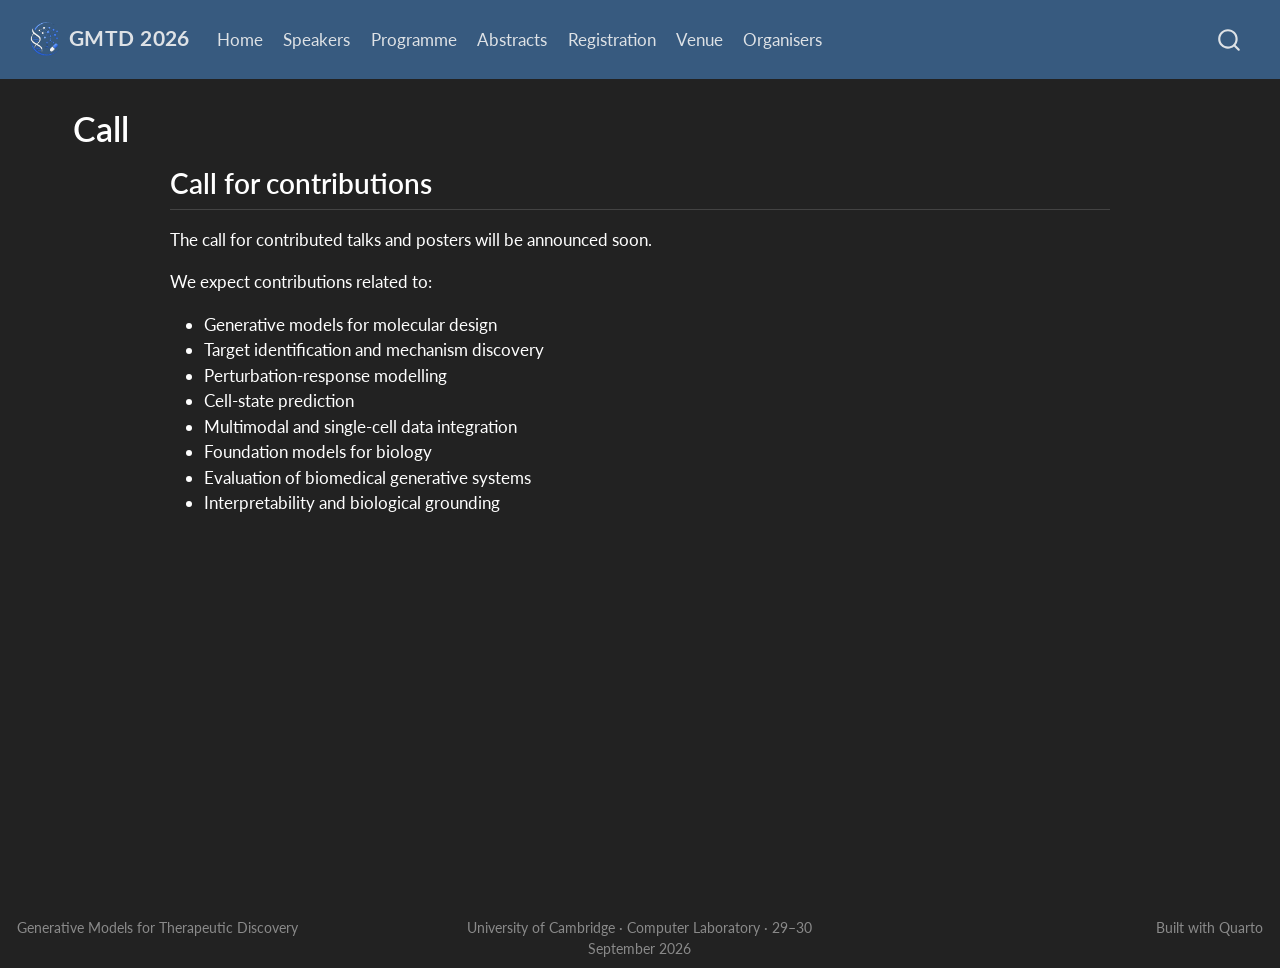
<file: docs/call.html>
<!DOCTYPE html>
<html xmlns="http://www.w3.org/1999/xhtml" lang="en" xml:lang="en"><head>

<meta charset="utf-8">
<meta name="generator" content="quarto-1.9.37">

<meta name="viewport" content="width=device-width, initial-scale=1.0, user-scalable=yes">


<title>Call – Generative Models for Therapeutic Discovery</title>
<style>
/* Default styles provided by pandoc.
** See https://pandoc.org/MANUAL.html#variables-for-html for config info.
*/
code{white-space: pre-wrap;}
span.smallcaps{font-variant: small-caps;}
div.columns{display: flex; gap: min(4vw, 1.5em);}
div.column{flex: auto; overflow-x: auto;}
div.hanging-indent{margin-left: 1.5em; text-indent: -1.5em;}
ul.task-list{list-style: none;}
ul.task-list li input[type="checkbox"] {
  width: 0.8em;
  margin: 0 0.8em 0.2em -1em; /* quarto-specific, see https://github.com/quarto-dev/quarto-cli/issues/4556 */ 
  vertical-align: middle;
}
</style>


<script src="site_libs/quarto-nav/quarto-nav.js"></script>
<script src="site_libs/quarto-nav/headroom.min.js"></script>
<script src="site_libs/clipboard/clipboard.min.js"></script>
<script src="site_libs/quarto-search/autocomplete.umd.js"></script>
<script src="site_libs/quarto-search/fuse.min.js"></script>
<script src="site_libs/quarto-search/quarto-search.js"></script>
<meta name="quarto:offset" content="./">
<script src="site_libs/quarto-html/quarto.js" type="module"></script>
<script src="site_libs/quarto-html/tabsets/tabsets.js" type="module"></script>
<script src="site_libs/quarto-html/popper.min.js"></script>
<script src="site_libs/quarto-html/tippy.umd.min.js"></script>
<script src="site_libs/quarto-html/anchor.min.js"></script>
<link href="site_libs/quarto-html/tippy.css" rel="stylesheet">
<link href="site_libs/quarto-html/quarto-syntax-highlighting-dark-d0ae9245876894da5ac7e18953ecc5cc.css" rel="stylesheet" id="quarto-text-highlighting-styles">
<script src="site_libs/bootstrap/bootstrap.min.js"></script>
<link href="site_libs/bootstrap/bootstrap-icons.css" rel="stylesheet">
<link href="site_libs/bootstrap/bootstrap-4360c678b5099ca041644eb02eaa1bfe.min.css" rel="stylesheet" append-hash="true" id="quarto-bootstrap" data-mode="dark">
<script id="quarto-search-options" type="application/json">{
  "location": "navbar",
  "copy-button": false,
  "collapse-after": 3,
  "panel-placement": "end",
  "type": "overlay",
  "limit": 50,
  "keyboard-shortcut": [
    "f",
    "/",
    "s"
  ],
  "show-item-context": false,
  "language": {
    "search-no-results-text": "No results",
    "search-matching-documents-text": "matching documents",
    "search-copy-link-title": "Copy link to search",
    "search-hide-matches-text": "Hide additional matches",
    "search-more-match-text": "more match in this document",
    "search-more-matches-text": "more matches in this document",
    "search-clear-button-title": "Clear",
    "search-text-placeholder": "",
    "search-detached-cancel-button-title": "Cancel",
    "search-submit-button-title": "Submit",
    "search-label": "Search"
  }
}</script>
<style>html{ scroll-behavior: smooth; }</style>


<link rel="stylesheet" href="styles.css">
</head>

<body class="nav-fixed quarto-light">

<div id="quarto-search-results"></div>
  <header id="quarto-header" class="headroom fixed-top">
    <nav class="navbar navbar-expand-lg " data-bs-theme="dark">
      <div class="navbar-container container-fluid">
      <div class="navbar-brand-container mx-auto">
    <a href="./index.html" class="navbar-brand navbar-brand-logo">
    <img src="./assets/img/logo_alpha2.png" alt="GMTD 2026 logo" class="navbar-logo light-content">
    <img src="./assets/img/logo_alpha2.png" alt="GMTD 2026 logo" class="navbar-logo dark-content">
    </a>
    <a class="navbar-brand" href="./index.html">
    <span class="navbar-title">GMTD 2026</span>
    </a>
  </div>
            <div id="quarto-search" class="" title="Search"></div>
          <button class="navbar-toggler" type="button" data-bs-toggle="collapse" data-bs-target="#navbarCollapse" aria-controls="navbarCollapse" role="menu" aria-expanded="false" aria-label="Toggle navigation" onclick="if (window.quartoToggleHeadroom) { window.quartoToggleHeadroom(); }">
  <span class="navbar-toggler-icon"></span>
</button>
          <div class="collapse navbar-collapse" id="navbarCollapse">
            <ul class="navbar-nav navbar-nav-scroll me-auto">
  <li class="nav-item">
    <a class="nav-link" href="./index.html"> 
<span class="menu-text">Home</span></a>
  </li>  
  <li class="nav-item">
    <a class="nav-link" href="./speakers.html"> 
<span class="menu-text">Speakers</span></a>
  </li>  
  <li class="nav-item">
    <a class="nav-link" href="./programme.html"> 
<span class="menu-text">Programme</span></a>
  </li>  
  <li class="nav-item">
    <a class="nav-link" href="./abstracts.html"> 
<span class="menu-text">Abstracts</span></a>
  </li>  
  <li class="nav-item">
    <a class="nav-link" href="./registration.html"> 
<span class="menu-text">Registration</span></a>
  </li>  
  <li class="nav-item">
    <a class="nav-link" href="./venue.html"> 
<span class="menu-text">Venue</span></a>
  </li>  
  <li class="nav-item">
    <a class="nav-link" href="./organisers.html"> 
<span class="menu-text">Organisers</span></a>
  </li>  
</ul>
          </div> <!-- /navcollapse -->
            <div class="quarto-navbar-tools">
</div>
      </div> <!-- /container-fluid -->
    </nav>
</header>
<!-- content -->
<div id="quarto-content" class="quarto-container page-columns page-rows-contents page-layout-full page-navbar">
<!-- sidebar -->
<!-- margin-sidebar -->
    
<!-- main -->
<main class="content column-page" id="quarto-document-content">

<header id="title-block-header" class="quarto-title-block default">
<div class="quarto-title">
<h1 class="title">Call</h1>
</div>



<div class="quarto-title-meta column-page">

    
  
    
  </div>
  


</header>


<section id="call-for-contributions" class="level2 container-narrow">
<h2 class="anchored" data-anchor-id="call-for-contributions">Call for contributions</h2>
<p>The call for contributed talks and posters will be announced soon.</p>
<p>We expect contributions related to:</p>
<ul>
<li>Generative models for molecular design</li>
<li>Target identification and mechanism discovery</li>
<li>Perturbation-response modelling</li>
<li>Cell-state prediction</li>
<li>Multimodal and single-cell data integration</li>
<li>Foundation models for biology</li>
<li>Evaluation of biomedical generative systems</li>
<li>Interpretability and biological grounding</li>
</ul>
</section>



</main> <!-- /main -->
<script id="quarto-html-after-body" type="application/javascript">
  window.document.addEventListener("DOMContentLoaded", function (event) {
    const icon = "";
    const anchorJS = new window.AnchorJS();
    anchorJS.options = {
      placement: 'right',
      icon: icon
    };
    anchorJS.add('.anchored');
    const isCodeAnnotation = (el) => {
      for (const clz of el.classList) {
        if (clz.startsWith('code-annotation-')) {                     
          return true;
        }
      }
      return false;
    }
    const onCopySuccess = function(e) {
      // button target
      const button = e.trigger;
      // don't keep focus
      button.blur();
      // flash "checked"
      button.classList.add('code-copy-button-checked');
      var currentTitle = button.getAttribute("title");
      button.setAttribute("title", "Copied!");
      let tooltip;
      if (window.bootstrap) {
        button.setAttribute("data-bs-toggle", "tooltip");
        button.setAttribute("data-bs-placement", "left");
        button.setAttribute("data-bs-title", "Copied!");
        tooltip = new bootstrap.Tooltip(button, 
          { trigger: "manual", 
            customClass: "code-copy-button-tooltip",
            offset: [0, -8]});
        tooltip.show();    
      }
      setTimeout(function() {
        if (tooltip) {
          tooltip.hide();
          button.removeAttribute("data-bs-title");
          button.removeAttribute("data-bs-toggle");
          button.removeAttribute("data-bs-placement");
        }
        button.setAttribute("title", currentTitle);
        button.classList.remove('code-copy-button-checked');
      }, 1000);
      // clear code selection
      e.clearSelection();
    }
    const getTextToCopy = function(trigger) {
      const outerScaffold = trigger.parentElement.cloneNode(true);
      const codeEl = outerScaffold.querySelector('code');
      for (const childEl of codeEl.children) {
        if (isCodeAnnotation(childEl)) {
          childEl.remove();
        }
      }
      return codeEl.innerText;
    }
    const clipboard = new window.ClipboardJS('.code-copy-button:not([data-in-quarto-modal])', {
      text: getTextToCopy
    });
    clipboard.on('success', onCopySuccess);
    if (window.document.getElementById('quarto-embedded-source-code-modal')) {
      const clipboardModal = new window.ClipboardJS('.code-copy-button[data-in-quarto-modal]', {
        text: getTextToCopy,
        container: window.document.getElementById('quarto-embedded-source-code-modal')
      });
      clipboardModal.on('success', onCopySuccess);
    }
      var localhostRegex = new RegExp(/^(?:http|https):\/\/localhost\:?[0-9]*\//);
      var mailtoRegex = new RegExp(/^mailto:/);
        var filterRegex = new RegExp("https:\/\/YOUR-USERNAME\.github\.io\/generative-therapeutic-discovery\/");
      var isInternal = (href) => {
          return filterRegex.test(href) || localhostRegex.test(href) || mailtoRegex.test(href);
      }
      // Inspect non-navigation links and adorn them if external
     var links = window.document.querySelectorAll('a[href]:not(.nav-link):not(.navbar-brand):not(.toc-action):not(.sidebar-link):not(.sidebar-item-toggle):not(.pagination-link):not(.no-external):not([aria-hidden]):not(.dropdown-item):not(.quarto-navigation-tool):not(.about-link)');
      for (var i=0; i<links.length; i++) {
        const link = links[i];
        if (!isInternal(link.href)) {
          // undo the damage that might have been done by quarto-nav.js in the case of
          // links that we want to consider external
          if (link.dataset.originalHref !== undefined) {
            link.href = link.dataset.originalHref;
          }
        }
      }
    function tippyHover(el, contentFn, onTriggerFn, onUntriggerFn) {
      const config = {
        allowHTML: true,
        maxWidth: 500,
        delay: 100,
        arrow: false,
        appendTo: function(el) {
            return el.parentElement;
        },
        interactive: true,
        interactiveBorder: 10,
        theme: 'quarto',
        placement: 'bottom-start',
      };
      if (contentFn) {
        config.content = contentFn;
      }
      if (onTriggerFn) {
        config.onTrigger = onTriggerFn;
      }
      if (onUntriggerFn) {
        config.onUntrigger = onUntriggerFn;
      }
      window.tippy(el, config); 
    }
    const noterefs = window.document.querySelectorAll('a[role="doc-noteref"]');
    for (var i=0; i<noterefs.length; i++) {
      const ref = noterefs[i];
      tippyHover(ref, function() {
        // use id or data attribute instead here
        let href = ref.getAttribute('data-footnote-href') || ref.getAttribute('href');
        try { href = new URL(href).hash; } catch {}
        const id = href.replace(/^#\/?/, "");
        const note = window.document.getElementById(id);
        if (note) {
          return note.innerHTML;
        } else {
          return "";
        }
      });
    }
    const xrefs = window.document.querySelectorAll('a.quarto-xref');
    const processXRef = (id, note) => {
      // Strip column container classes
      const stripColumnClz = (el) => {
        el.classList.remove("page-full", "page-columns");
        if (el.children) {
          for (const child of el.children) {
            stripColumnClz(child);
          }
        }
      }
      stripColumnClz(note)
      if (id === null || id.startsWith('sec-')) {
        // Special case sections, only their first couple elements
        const container = document.createElement("div");
        if (note.children && note.children.length > 2) {
          container.appendChild(note.children[0].cloneNode(true));
          for (let i = 1; i < note.children.length; i++) {
            const child = note.children[i];
            if (child.tagName === "P" && child.innerText === "") {
              continue;
            } else {
              container.appendChild(child.cloneNode(true));
              break;
            }
          }
          if (window.Quarto?.typesetMath) {
            window.Quarto.typesetMath(container);
          }
          return container.innerHTML
        } else {
          if (window.Quarto?.typesetMath) {
            window.Quarto.typesetMath(note);
          }
          return note.innerHTML;
        }
      } else {
        // Remove any anchor links if they are present
        const anchorLink = note.querySelector('a.anchorjs-link');
        if (anchorLink) {
          anchorLink.remove();
        }
        if (window.Quarto?.typesetMath) {
          window.Quarto.typesetMath(note);
        }
        if (note.classList.contains("callout")) {
          return note.outerHTML;
        } else {
          return note.innerHTML;
        }
      }
    }
    for (var i=0; i<xrefs.length; i++) {
      const xref = xrefs[i];
      tippyHover(xref, undefined, function(instance) {
        instance.disable();
        let url = xref.getAttribute('href');
        let hash = undefined; 
        if (url.startsWith('#')) {
          hash = url;
        } else {
          try { hash = new URL(url).hash; } catch {}
        }
        if (hash) {
          const id = hash.replace(/^#\/?/, "");
          const note = window.document.getElementById(id);
          if (note !== null) {
            try {
              const html = processXRef(id, note.cloneNode(true));
              instance.setContent(html);
            } finally {
              instance.enable();
              instance.show();
            }
          } else {
            // See if we can fetch this
            fetch(url.split('#')[0])
            .then(res => res.text())
            .then(html => {
              const parser = new DOMParser();
              const htmlDoc = parser.parseFromString(html, "text/html");
              const note = htmlDoc.getElementById(id);
              if (note !== null) {
                const html = processXRef(id, note);
                instance.setContent(html);
              } 
            }).finally(() => {
              instance.enable();
              instance.show();
            });
          }
        } else {
          // See if we can fetch a full url (with no hash to target)
          // This is a special case and we should probably do some content thinning / targeting
          fetch(url)
          .then(res => res.text())
          .then(html => {
            const parser = new DOMParser();
            const htmlDoc = parser.parseFromString(html, "text/html");
            const note = htmlDoc.querySelector('main.content');
            if (note !== null) {
              // This should only happen for chapter cross references
              // (since there is no id in the URL)
              // remove the first header
              if (note.children.length > 0 && note.children[0].tagName === "HEADER") {
                note.children[0].remove();
              }
              const html = processXRef(null, note);
              instance.setContent(html);
            } 
          }).finally(() => {
            instance.enable();
            instance.show();
          });
        }
      }, function(instance) {
      });
    }
        let selectedAnnoteEl;
        const selectorForAnnotation = ( cell, annotation) => {
          let cellAttr = 'data-code-cell="' + cell + '"';
          let lineAttr = 'data-code-annotation="' +  annotation + '"';
          const selector = 'span[' + cellAttr + '][' + lineAttr + ']';
          return selector;
        }
        const selectCodeLines = (annoteEl) => {
          const doc = window.document;
          const targetCell = annoteEl.getAttribute("data-target-cell");
          const targetAnnotation = annoteEl.getAttribute("data-target-annotation");
          const annoteSpan = window.document.querySelector(selectorForAnnotation(targetCell, targetAnnotation));
          const lines = annoteSpan.getAttribute("data-code-lines").split(",");
          const lineIds = lines.map((line) => {
            return targetCell + "-" + line;
          })
          let top = null;
          let height = null;
          let parent = null;
          if (lineIds.length > 0) {
              //compute the position of the single el (top and bottom and make a div)
              const el = window.document.getElementById(lineIds[0]);
              top = el.offsetTop;
              height = el.offsetHeight;
              parent = el.parentElement.parentElement;
            if (lineIds.length > 1) {
              const lastEl = window.document.getElementById(lineIds[lineIds.length - 1]);
              const bottom = lastEl.offsetTop + lastEl.offsetHeight;
              height = bottom - top;
            }
            if (top !== null && height !== null && parent !== null) {
              // cook up a div (if necessary) and position it 
              let div = window.document.getElementById("code-annotation-line-highlight");
              if (div === null) {
                div = window.document.createElement("div");
                div.setAttribute("id", "code-annotation-line-highlight");
                div.style.position = 'absolute';
                parent.appendChild(div);
              }
              div.style.top = top - 2 + "px";
              div.style.height = height + 4 + "px";
              div.style.left = 0;
              let gutterDiv = window.document.getElementById("code-annotation-line-highlight-gutter");
              if (gutterDiv === null) {
                gutterDiv = window.document.createElement("div");
                gutterDiv.setAttribute("id", "code-annotation-line-highlight-gutter");
                gutterDiv.style.position = 'absolute';
                const codeCell = window.document.getElementById(targetCell);
                const gutter = codeCell.querySelector('.code-annotation-gutter');
                gutter.appendChild(gutterDiv);
              }
              gutterDiv.style.top = top - 2 + "px";
              gutterDiv.style.height = height + 4 + "px";
            }
            selectedAnnoteEl = annoteEl;
          }
        };
        const unselectCodeLines = () => {
          const elementsIds = ["code-annotation-line-highlight", "code-annotation-line-highlight-gutter"];
          elementsIds.forEach((elId) => {
            const div = window.document.getElementById(elId);
            if (div) {
              div.remove();
            }
          });
          selectedAnnoteEl = undefined;
        };
          // Handle positioning of the toggle
      window.addEventListener(
        "resize",
        throttle(() => {
          elRect = undefined;
          if (selectedAnnoteEl) {
            selectCodeLines(selectedAnnoteEl);
          }
        }, 10)
      );
      function throttle(fn, ms) {
      let throttle = false;
      let timer;
        return (...args) => {
          if(!throttle) { // first call gets through
              fn.apply(this, args);
              throttle = true;
          } else { // all the others get throttled
              if(timer) clearTimeout(timer); // cancel #2
              timer = setTimeout(() => {
                fn.apply(this, args);
                timer = throttle = false;
              }, ms);
          }
        };
      }
        // Attach click handler to the DT
        const annoteDls = window.document.querySelectorAll('dt[data-target-cell]');
        for (const annoteDlNode of annoteDls) {
          annoteDlNode.addEventListener('click', (event) => {
            const clickedEl = event.target;
            if (clickedEl !== selectedAnnoteEl) {
              unselectCodeLines();
              const activeEl = window.document.querySelector('dt[data-target-cell].code-annotation-active');
              if (activeEl) {
                activeEl.classList.remove('code-annotation-active');
              }
              selectCodeLines(clickedEl);
              clickedEl.classList.add('code-annotation-active');
            } else {
              // Unselect the line
              unselectCodeLines();
              clickedEl.classList.remove('code-annotation-active');
            }
          });
        }
    const findCites = (el) => {
      const parentEl = el.parentElement;
      if (parentEl) {
        const cites = parentEl.dataset.cites;
        if (cites) {
          return {
            el,
            cites: cites.split(' ')
          };
        } else {
          return findCites(el.parentElement)
        }
      } else {
        return undefined;
      }
    };
    var bibliorefs = window.document.querySelectorAll('a[role="doc-biblioref"]');
    for (var i=0; i<bibliorefs.length; i++) {
      const ref = bibliorefs[i];
      const citeInfo = findCites(ref);
      if (citeInfo) {
        tippyHover(citeInfo.el, function() {
          var popup = window.document.createElement('div');
          citeInfo.cites.forEach(function(cite) {
            var citeDiv = window.document.createElement('div');
            citeDiv.classList.add('hanging-indent');
            citeDiv.classList.add('csl-entry');
            var biblioDiv = window.document.getElementById('ref-' + cite);
            if (biblioDiv) {
              citeDiv.innerHTML = biblioDiv.innerHTML;
            }
            popup.appendChild(citeDiv);
          });
          return popup.innerHTML;
        });
      }
    }
  });
  </script>
</div> <!-- /content -->
<footer class="footer">
  <div class="nav-footer">
    <div class="nav-footer-left">
<p>Generative Models for Therapeutic Discovery</p>
</div>   
    <div class="nav-footer-center">
<p>University of Cambridge · Computer Laboratory · 29–30 September 2026</p>
</div>
    <div class="nav-footer-right">
<p>Built with Quarto</p>
</div>
  </div>
</footer>




<script src="site_libs/quarto-html/zenscroll-min.js"></script>
</body></html>
</file>
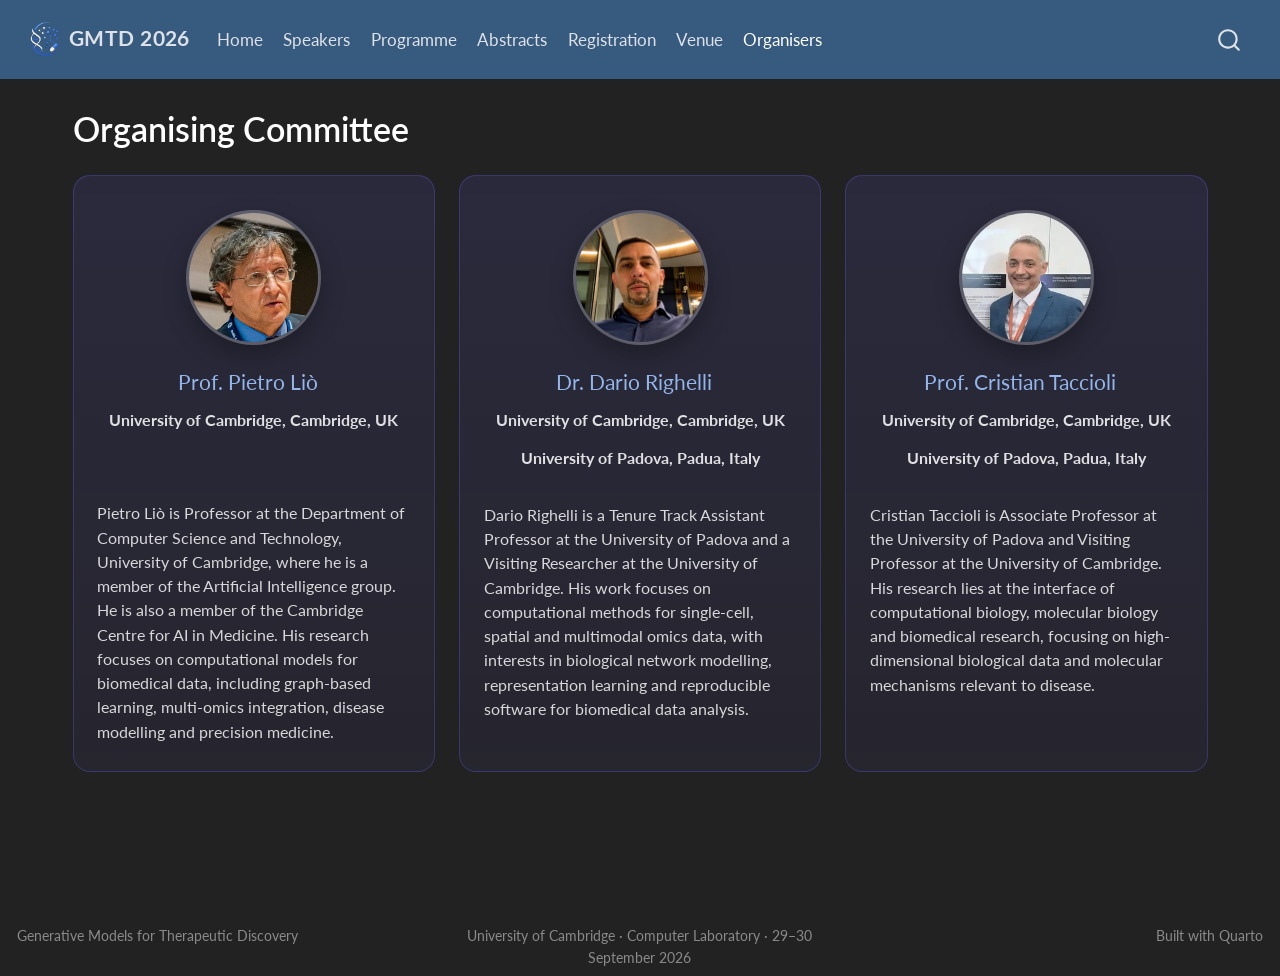
<file: docs/organisers.html>
<!DOCTYPE html>
<html xmlns="http://www.w3.org/1999/xhtml" lang="en" xml:lang="en"><head>

<meta charset="utf-8">
<meta name="generator" content="quarto-1.9.37">

<meta name="viewport" content="width=device-width, initial-scale=1.0, user-scalable=yes">


<title>Organising Committee – Generative Models for Therapeutic Discovery</title>
<style>
/* Default styles provided by pandoc.
** See https://pandoc.org/MANUAL.html#variables-for-html for config info.
*/
code{white-space: pre-wrap;}
span.smallcaps{font-variant: small-caps;}
div.columns{display: flex; gap: min(4vw, 1.5em);}
div.column{flex: auto; overflow-x: auto;}
div.hanging-indent{margin-left: 1.5em; text-indent: -1.5em;}
ul.task-list{list-style: none;}
ul.task-list li input[type="checkbox"] {
  width: 0.8em;
  margin: 0 0.8em 0.2em -1em; /* quarto-specific, see https://github.com/quarto-dev/quarto-cli/issues/4556 */ 
  vertical-align: middle;
}
</style>


<script src="site_libs/quarto-nav/quarto-nav.js"></script>
<script src="site_libs/quarto-nav/headroom.min.js"></script>
<script src="site_libs/clipboard/clipboard.min.js"></script>
<script src="site_libs/quarto-search/autocomplete.umd.js"></script>
<script src="site_libs/quarto-search/fuse.min.js"></script>
<script src="site_libs/quarto-search/quarto-search.js"></script>
<meta name="quarto:offset" content="./">
<script src="site_libs/quarto-html/quarto.js" type="module"></script>
<script src="site_libs/quarto-html/tabsets/tabsets.js" type="module"></script>
<script src="site_libs/quarto-html/popper.min.js"></script>
<script src="site_libs/quarto-html/tippy.umd.min.js"></script>
<script src="site_libs/quarto-html/anchor.min.js"></script>
<link href="site_libs/quarto-html/tippy.css" rel="stylesheet">
<link href="site_libs/quarto-html/quarto-syntax-highlighting-dark-d0ae9245876894da5ac7e18953ecc5cc.css" rel="stylesheet" id="quarto-text-highlighting-styles">
<script src="site_libs/bootstrap/bootstrap.min.js"></script>
<link href="site_libs/bootstrap/bootstrap-icons.css" rel="stylesheet">
<link href="site_libs/bootstrap/bootstrap-4360c678b5099ca041644eb02eaa1bfe.min.css" rel="stylesheet" append-hash="true" id="quarto-bootstrap" data-mode="dark">
<script id="quarto-search-options" type="application/json">{
  "location": "navbar",
  "copy-button": false,
  "collapse-after": 3,
  "panel-placement": "end",
  "type": "overlay",
  "limit": 50,
  "keyboard-shortcut": [
    "f",
    "/",
    "s"
  ],
  "show-item-context": false,
  "language": {
    "search-no-results-text": "No results",
    "search-matching-documents-text": "matching documents",
    "search-copy-link-title": "Copy link to search",
    "search-hide-matches-text": "Hide additional matches",
    "search-more-match-text": "more match in this document",
    "search-more-matches-text": "more matches in this document",
    "search-clear-button-title": "Clear",
    "search-text-placeholder": "",
    "search-detached-cancel-button-title": "Cancel",
    "search-submit-button-title": "Submit",
    "search-label": "Search"
  }
}</script>
<style>html{ scroll-behavior: smooth; }</style>


<link rel="stylesheet" href="styles.css">
</head>

<body class="nav-fixed quarto-light">

<div id="quarto-search-results"></div>
  <header id="quarto-header" class="headroom fixed-top">
    <nav class="navbar navbar-expand-lg " data-bs-theme="dark">
      <div class="navbar-container container-fluid">
      <div class="navbar-brand-container mx-auto">
    <a href="./index.html" class="navbar-brand navbar-brand-logo">
    <img src="./assets/img/logo_alpha2.png" alt="GMTD 2026 logo" class="navbar-logo light-content">
    <img src="./assets/img/logo_alpha2.png" alt="GMTD 2026 logo" class="navbar-logo dark-content">
    </a>
    <a class="navbar-brand" href="./index.html">
    <span class="navbar-title">GMTD 2026</span>
    </a>
  </div>
            <div id="quarto-search" class="" title="Search"></div>
          <button class="navbar-toggler" type="button" data-bs-toggle="collapse" data-bs-target="#navbarCollapse" aria-controls="navbarCollapse" role="menu" aria-expanded="false" aria-label="Toggle navigation" onclick="if (window.quartoToggleHeadroom) { window.quartoToggleHeadroom(); }">
  <span class="navbar-toggler-icon"></span>
</button>
          <div class="collapse navbar-collapse" id="navbarCollapse">
            <ul class="navbar-nav navbar-nav-scroll me-auto">
  <li class="nav-item">
    <a class="nav-link" href="./index.html"> 
<span class="menu-text">Home</span></a>
  </li>  
  <li class="nav-item">
    <a class="nav-link" href="./speakers.html"> 
<span class="menu-text">Speakers</span></a>
  </li>  
  <li class="nav-item">
    <a class="nav-link" href="./programme.html"> 
<span class="menu-text">Programme</span></a>
  </li>  
  <li class="nav-item">
    <a class="nav-link" href="./abstracts.html"> 
<span class="menu-text">Abstracts</span></a>
  </li>  
  <li class="nav-item">
    <a class="nav-link" href="./registration.html"> 
<span class="menu-text">Registration</span></a>
  </li>  
  <li class="nav-item">
    <a class="nav-link" href="./venue.html"> 
<span class="menu-text">Venue</span></a>
  </li>  
  <li class="nav-item">
    <a class="nav-link active" href="./organisers.html" aria-current="page"> 
<span class="menu-text">Organisers</span></a>
  </li>  
</ul>
          </div> <!-- /navcollapse -->
            <div class="quarto-navbar-tools">
</div>
      </div> <!-- /container-fluid -->
    </nav>
</header>
<!-- content -->
<div id="quarto-content" class="quarto-container page-columns page-rows-contents page-layout-full page-navbar">
<!-- sidebar -->
<!-- margin-sidebar -->
    
<!-- main -->
<main class="content column-page" id="quarto-document-content">

<header id="title-block-header" class="quarto-title-block default">
<div class="quarto-title">
<h1 class="title">Organising Committee</h1>
</div>



<div class="quarto-title-meta column-page">

    
  
    
  </div>
  


</header>


<div class="organiser-grid organiser-grid-detailed">
<div class="organiser-card detailed">
<p><a href="https://www.cl.cam.ac.uk/~pl219/" target="_blank"><img src="assets/img/organisers/pietro-lio.jpeg" class="organiser-photo img-fluid" alt="Pietro Liò"></a></p>
<section id="prof.-pietro-liò" class="level3">
<h3 class="anchored" data-anchor-id="prof.-pietro-liò"><a href="https://www.cl.cam.ac.uk/~pl219/" target="_blank">Prof.&nbsp;Pietro Liò</a></h3>
<div class="organiser-affiliation">
<p><strong>University of Cambridge, Cambridge, UK</strong></p>
</div>
<p>Pietro Liò is Professor at the Department of Computer Science and Technology, University of Cambridge, where he is a member of the Artificial Intelligence group. He is also a member of the Cambridge Centre for AI in Medicine. His research focuses on computational models for biomedical data, including graph-based learning, multi-omics integration, disease modelling and precision medicine.</p>
</section>
</div>
<div class="organiser-card detailed">
<p><a href="https://www.github.com/drighelli" target="_blank"><img src="assets/img/organisers/dario-righelli.png" class="organiser-photo img-fluid" alt="Dario Righelli"></a></p>
<section id="dr.-dario-righelli" class="level3">
<h3 class="anchored" data-anchor-id="dr.-dario-righelli"><a href="https://www.github.com/drighelli" target="_blank">Dr.&nbsp;Dario Righelli</a></h3>
<div class="organiser-affiliation">
<p><strong>University of Cambridge, Cambridge, UK</strong> <strong>University of Padova, Padua, Italy</strong></p>
</div>
<p>Dario Righelli is a Tenure Track Assistant Professor at the University of Padova and a Visiting Researcher at the University of Cambridge. His work focuses on computational methods for single-cell, spatial and multimodal omics data, with interests in biological network modelling, representation learning and reproducible software for biomedical data analysis.</p>
</section>
</div>
<div class="organiser-card detailed">
<p><a href="https://tacclab.org/" target="_blank"><img src="assets/img/organisers/cristian-taccioli.png" class="organiser-photo img-fluid" alt="Cristian Taccioli"></a></p>
<section id="prof.-cristian-taccioli" class="level3">
<h3 class="anchored" data-anchor-id="prof.-cristian-taccioli"><a href="https://tacclab.org/" target="_blank">Prof.&nbsp;Cristian Taccioli</a></h3>
<div class="organiser-affiliation">
<p><strong>University of Cambridge, Cambridge, UK</strong> <strong>University of Padova, Padua, Italy</strong></p>
</div>
<p>Cristian Taccioli is Associate Professor at the University of Padova and Visiting Professor at the University of Cambridge. His research lies at the interface of computational biology, molecular biology and biomedical research, focusing on high-dimensional biological data and molecular mechanisms relevant to disease.</p>
</section>
</div>
</div>



</main> <!-- /main -->
<script id="quarto-html-after-body" type="application/javascript">
  window.document.addEventListener("DOMContentLoaded", function (event) {
    const icon = "";
    const anchorJS = new window.AnchorJS();
    anchorJS.options = {
      placement: 'right',
      icon: icon
    };
    anchorJS.add('.anchored');
    const isCodeAnnotation = (el) => {
      for (const clz of el.classList) {
        if (clz.startsWith('code-annotation-')) {                     
          return true;
        }
      }
      return false;
    }
    const onCopySuccess = function(e) {
      // button target
      const button = e.trigger;
      // don't keep focus
      button.blur();
      // flash "checked"
      button.classList.add('code-copy-button-checked');
      var currentTitle = button.getAttribute("title");
      button.setAttribute("title", "Copied!");
      let tooltip;
      if (window.bootstrap) {
        button.setAttribute("data-bs-toggle", "tooltip");
        button.setAttribute("data-bs-placement", "left");
        button.setAttribute("data-bs-title", "Copied!");
        tooltip = new bootstrap.Tooltip(button, 
          { trigger: "manual", 
            customClass: "code-copy-button-tooltip",
            offset: [0, -8]});
        tooltip.show();    
      }
      setTimeout(function() {
        if (tooltip) {
          tooltip.hide();
          button.removeAttribute("data-bs-title");
          button.removeAttribute("data-bs-toggle");
          button.removeAttribute("data-bs-placement");
        }
        button.setAttribute("title", currentTitle);
        button.classList.remove('code-copy-button-checked');
      }, 1000);
      // clear code selection
      e.clearSelection();
    }
    const getTextToCopy = function(trigger) {
      const outerScaffold = trigger.parentElement.cloneNode(true);
      const codeEl = outerScaffold.querySelector('code');
      for (const childEl of codeEl.children) {
        if (isCodeAnnotation(childEl)) {
          childEl.remove();
        }
      }
      return codeEl.innerText;
    }
    const clipboard = new window.ClipboardJS('.code-copy-button:not([data-in-quarto-modal])', {
      text: getTextToCopy
    });
    clipboard.on('success', onCopySuccess);
    if (window.document.getElementById('quarto-embedded-source-code-modal')) {
      const clipboardModal = new window.ClipboardJS('.code-copy-button[data-in-quarto-modal]', {
        text: getTextToCopy,
        container: window.document.getElementById('quarto-embedded-source-code-modal')
      });
      clipboardModal.on('success', onCopySuccess);
    }
      var localhostRegex = new RegExp(/^(?:http|https):\/\/localhost\:?[0-9]*\//);
      var mailtoRegex = new RegExp(/^mailto:/);
        var filterRegex = new RegExp("https:\/\/YOUR-USERNAME\.github\.io\/generative-therapeutic-discovery\/");
      var isInternal = (href) => {
          return filterRegex.test(href) || localhostRegex.test(href) || mailtoRegex.test(href);
      }
      // Inspect non-navigation links and adorn them if external
     var links = window.document.querySelectorAll('a[href]:not(.nav-link):not(.navbar-brand):not(.toc-action):not(.sidebar-link):not(.sidebar-item-toggle):not(.pagination-link):not(.no-external):not([aria-hidden]):not(.dropdown-item):not(.quarto-navigation-tool):not(.about-link)');
      for (var i=0; i<links.length; i++) {
        const link = links[i];
        if (!isInternal(link.href)) {
          // undo the damage that might have been done by quarto-nav.js in the case of
          // links that we want to consider external
          if (link.dataset.originalHref !== undefined) {
            link.href = link.dataset.originalHref;
          }
        }
      }
    function tippyHover(el, contentFn, onTriggerFn, onUntriggerFn) {
      const config = {
        allowHTML: true,
        maxWidth: 500,
        delay: 100,
        arrow: false,
        appendTo: function(el) {
            return el.parentElement;
        },
        interactive: true,
        interactiveBorder: 10,
        theme: 'quarto',
        placement: 'bottom-start',
      };
      if (contentFn) {
        config.content = contentFn;
      }
      if (onTriggerFn) {
        config.onTrigger = onTriggerFn;
      }
      if (onUntriggerFn) {
        config.onUntrigger = onUntriggerFn;
      }
      window.tippy(el, config); 
    }
    const noterefs = window.document.querySelectorAll('a[role="doc-noteref"]');
    for (var i=0; i<noterefs.length; i++) {
      const ref = noterefs[i];
      tippyHover(ref, function() {
        // use id or data attribute instead here
        let href = ref.getAttribute('data-footnote-href') || ref.getAttribute('href');
        try { href = new URL(href).hash; } catch {}
        const id = href.replace(/^#\/?/, "");
        const note = window.document.getElementById(id);
        if (note) {
          return note.innerHTML;
        } else {
          return "";
        }
      });
    }
    const xrefs = window.document.querySelectorAll('a.quarto-xref');
    const processXRef = (id, note) => {
      // Strip column container classes
      const stripColumnClz = (el) => {
        el.classList.remove("page-full", "page-columns");
        if (el.children) {
          for (const child of el.children) {
            stripColumnClz(child);
          }
        }
      }
      stripColumnClz(note)
      if (id === null || id.startsWith('sec-')) {
        // Special case sections, only their first couple elements
        const container = document.createElement("div");
        if (note.children && note.children.length > 2) {
          container.appendChild(note.children[0].cloneNode(true));
          for (let i = 1; i < note.children.length; i++) {
            const child = note.children[i];
            if (child.tagName === "P" && child.innerText === "") {
              continue;
            } else {
              container.appendChild(child.cloneNode(true));
              break;
            }
          }
          if (window.Quarto?.typesetMath) {
            window.Quarto.typesetMath(container);
          }
          return container.innerHTML
        } else {
          if (window.Quarto?.typesetMath) {
            window.Quarto.typesetMath(note);
          }
          return note.innerHTML;
        }
      } else {
        // Remove any anchor links if they are present
        const anchorLink = note.querySelector('a.anchorjs-link');
        if (anchorLink) {
          anchorLink.remove();
        }
        if (window.Quarto?.typesetMath) {
          window.Quarto.typesetMath(note);
        }
        if (note.classList.contains("callout")) {
          return note.outerHTML;
        } else {
          return note.innerHTML;
        }
      }
    }
    for (var i=0; i<xrefs.length; i++) {
      const xref = xrefs[i];
      tippyHover(xref, undefined, function(instance) {
        instance.disable();
        let url = xref.getAttribute('href');
        let hash = undefined; 
        if (url.startsWith('#')) {
          hash = url;
        } else {
          try { hash = new URL(url).hash; } catch {}
        }
        if (hash) {
          const id = hash.replace(/^#\/?/, "");
          const note = window.document.getElementById(id);
          if (note !== null) {
            try {
              const html = processXRef(id, note.cloneNode(true));
              instance.setContent(html);
            } finally {
              instance.enable();
              instance.show();
            }
          } else {
            // See if we can fetch this
            fetch(url.split('#')[0])
            .then(res => res.text())
            .then(html => {
              const parser = new DOMParser();
              const htmlDoc = parser.parseFromString(html, "text/html");
              const note = htmlDoc.getElementById(id);
              if (note !== null) {
                const html = processXRef(id, note);
                instance.setContent(html);
              } 
            }).finally(() => {
              instance.enable();
              instance.show();
            });
          }
        } else {
          // See if we can fetch a full url (with no hash to target)
          // This is a special case and we should probably do some content thinning / targeting
          fetch(url)
          .then(res => res.text())
          .then(html => {
            const parser = new DOMParser();
            const htmlDoc = parser.parseFromString(html, "text/html");
            const note = htmlDoc.querySelector('main.content');
            if (note !== null) {
              // This should only happen for chapter cross references
              // (since there is no id in the URL)
              // remove the first header
              if (note.children.length > 0 && note.children[0].tagName === "HEADER") {
                note.children[0].remove();
              }
              const html = processXRef(null, note);
              instance.setContent(html);
            } 
          }).finally(() => {
            instance.enable();
            instance.show();
          });
        }
      }, function(instance) {
      });
    }
        let selectedAnnoteEl;
        const selectorForAnnotation = ( cell, annotation) => {
          let cellAttr = 'data-code-cell="' + cell + '"';
          let lineAttr = 'data-code-annotation="' +  annotation + '"';
          const selector = 'span[' + cellAttr + '][' + lineAttr + ']';
          return selector;
        }
        const selectCodeLines = (annoteEl) => {
          const doc = window.document;
          const targetCell = annoteEl.getAttribute("data-target-cell");
          const targetAnnotation = annoteEl.getAttribute("data-target-annotation");
          const annoteSpan = window.document.querySelector(selectorForAnnotation(targetCell, targetAnnotation));
          const lines = annoteSpan.getAttribute("data-code-lines").split(",");
          const lineIds = lines.map((line) => {
            return targetCell + "-" + line;
          })
          let top = null;
          let height = null;
          let parent = null;
          if (lineIds.length > 0) {
              //compute the position of the single el (top and bottom and make a div)
              const el = window.document.getElementById(lineIds[0]);
              top = el.offsetTop;
              height = el.offsetHeight;
              parent = el.parentElement.parentElement;
            if (lineIds.length > 1) {
              const lastEl = window.document.getElementById(lineIds[lineIds.length - 1]);
              const bottom = lastEl.offsetTop + lastEl.offsetHeight;
              height = bottom - top;
            }
            if (top !== null && height !== null && parent !== null) {
              // cook up a div (if necessary) and position it 
              let div = window.document.getElementById("code-annotation-line-highlight");
              if (div === null) {
                div = window.document.createElement("div");
                div.setAttribute("id", "code-annotation-line-highlight");
                div.style.position = 'absolute';
                parent.appendChild(div);
              }
              div.style.top = top - 2 + "px";
              div.style.height = height + 4 + "px";
              div.style.left = 0;
              let gutterDiv = window.document.getElementById("code-annotation-line-highlight-gutter");
              if (gutterDiv === null) {
                gutterDiv = window.document.createElement("div");
                gutterDiv.setAttribute("id", "code-annotation-line-highlight-gutter");
                gutterDiv.style.position = 'absolute';
                const codeCell = window.document.getElementById(targetCell);
                const gutter = codeCell.querySelector('.code-annotation-gutter');
                gutter.appendChild(gutterDiv);
              }
              gutterDiv.style.top = top - 2 + "px";
              gutterDiv.style.height = height + 4 + "px";
            }
            selectedAnnoteEl = annoteEl;
          }
        };
        const unselectCodeLines = () => {
          const elementsIds = ["code-annotation-line-highlight", "code-annotation-line-highlight-gutter"];
          elementsIds.forEach((elId) => {
            const div = window.document.getElementById(elId);
            if (div) {
              div.remove();
            }
          });
          selectedAnnoteEl = undefined;
        };
          // Handle positioning of the toggle
      window.addEventListener(
        "resize",
        throttle(() => {
          elRect = undefined;
          if (selectedAnnoteEl) {
            selectCodeLines(selectedAnnoteEl);
          }
        }, 10)
      );
      function throttle(fn, ms) {
      let throttle = false;
      let timer;
        return (...args) => {
          if(!throttle) { // first call gets through
              fn.apply(this, args);
              throttle = true;
          } else { // all the others get throttled
              if(timer) clearTimeout(timer); // cancel #2
              timer = setTimeout(() => {
                fn.apply(this, args);
                timer = throttle = false;
              }, ms);
          }
        };
      }
        // Attach click handler to the DT
        const annoteDls = window.document.querySelectorAll('dt[data-target-cell]');
        for (const annoteDlNode of annoteDls) {
          annoteDlNode.addEventListener('click', (event) => {
            const clickedEl = event.target;
            if (clickedEl !== selectedAnnoteEl) {
              unselectCodeLines();
              const activeEl = window.document.querySelector('dt[data-target-cell].code-annotation-active');
              if (activeEl) {
                activeEl.classList.remove('code-annotation-active');
              }
              selectCodeLines(clickedEl);
              clickedEl.classList.add('code-annotation-active');
            } else {
              // Unselect the line
              unselectCodeLines();
              clickedEl.classList.remove('code-annotation-active');
            }
          });
        }
    const findCites = (el) => {
      const parentEl = el.parentElement;
      if (parentEl) {
        const cites = parentEl.dataset.cites;
        if (cites) {
          return {
            el,
            cites: cites.split(' ')
          };
        } else {
          return findCites(el.parentElement)
        }
      } else {
        return undefined;
      }
    };
    var bibliorefs = window.document.querySelectorAll('a[role="doc-biblioref"]');
    for (var i=0; i<bibliorefs.length; i++) {
      const ref = bibliorefs[i];
      const citeInfo = findCites(ref);
      if (citeInfo) {
        tippyHover(citeInfo.el, function() {
          var popup = window.document.createElement('div');
          citeInfo.cites.forEach(function(cite) {
            var citeDiv = window.document.createElement('div');
            citeDiv.classList.add('hanging-indent');
            citeDiv.classList.add('csl-entry');
            var biblioDiv = window.document.getElementById('ref-' + cite);
            if (biblioDiv) {
              citeDiv.innerHTML = biblioDiv.innerHTML;
            }
            popup.appendChild(citeDiv);
          });
          return popup.innerHTML;
        });
      }
    }
  });
  </script>
</div> <!-- /content -->
<footer class="footer">
  <div class="nav-footer">
    <div class="nav-footer-left">
<p>Generative Models for Therapeutic Discovery</p>
</div>   
    <div class="nav-footer-center">
<p>University of Cambridge · Computer Laboratory · 29–30 September 2026</p>
</div>
    <div class="nav-footer-right">
<p>Built with Quarto</p>
</div>
  </div>
</footer>




<script src="site_libs/quarto-html/zenscroll-min.js"></script>
</body></html>
</file>
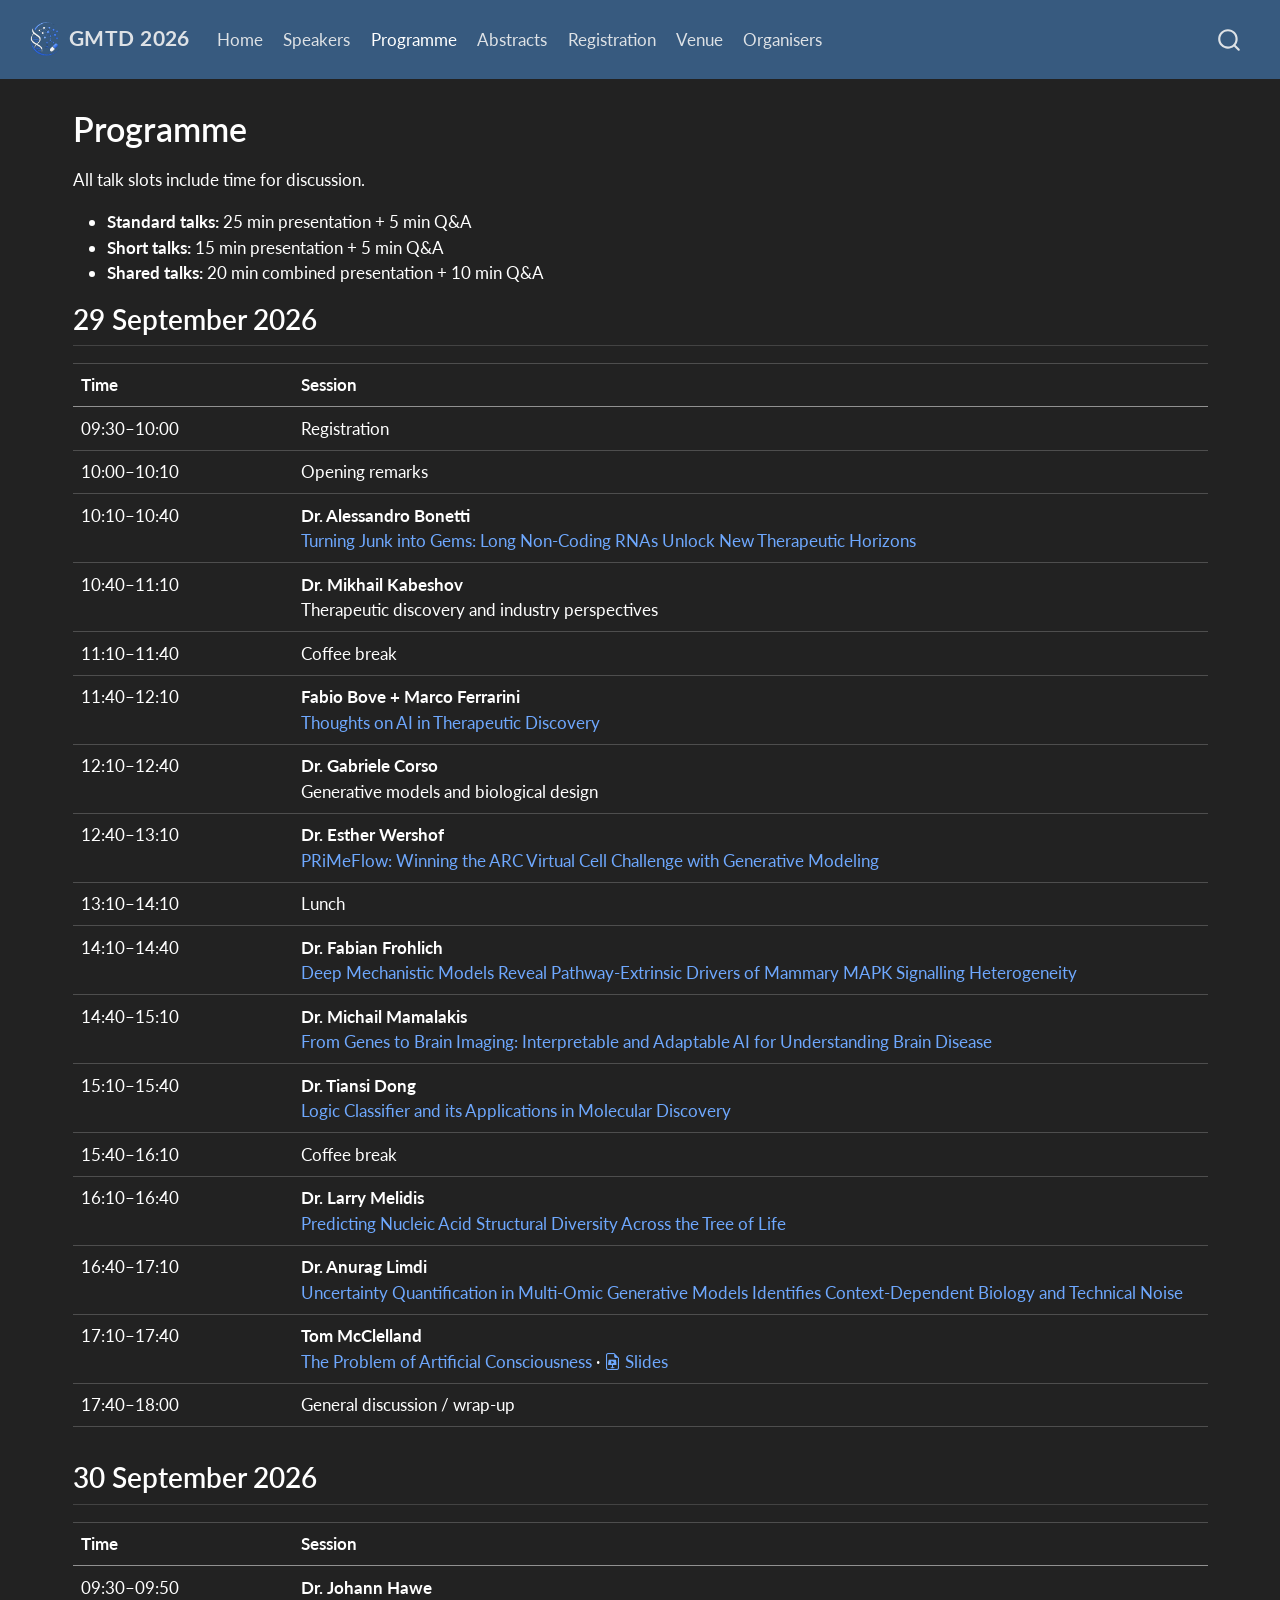
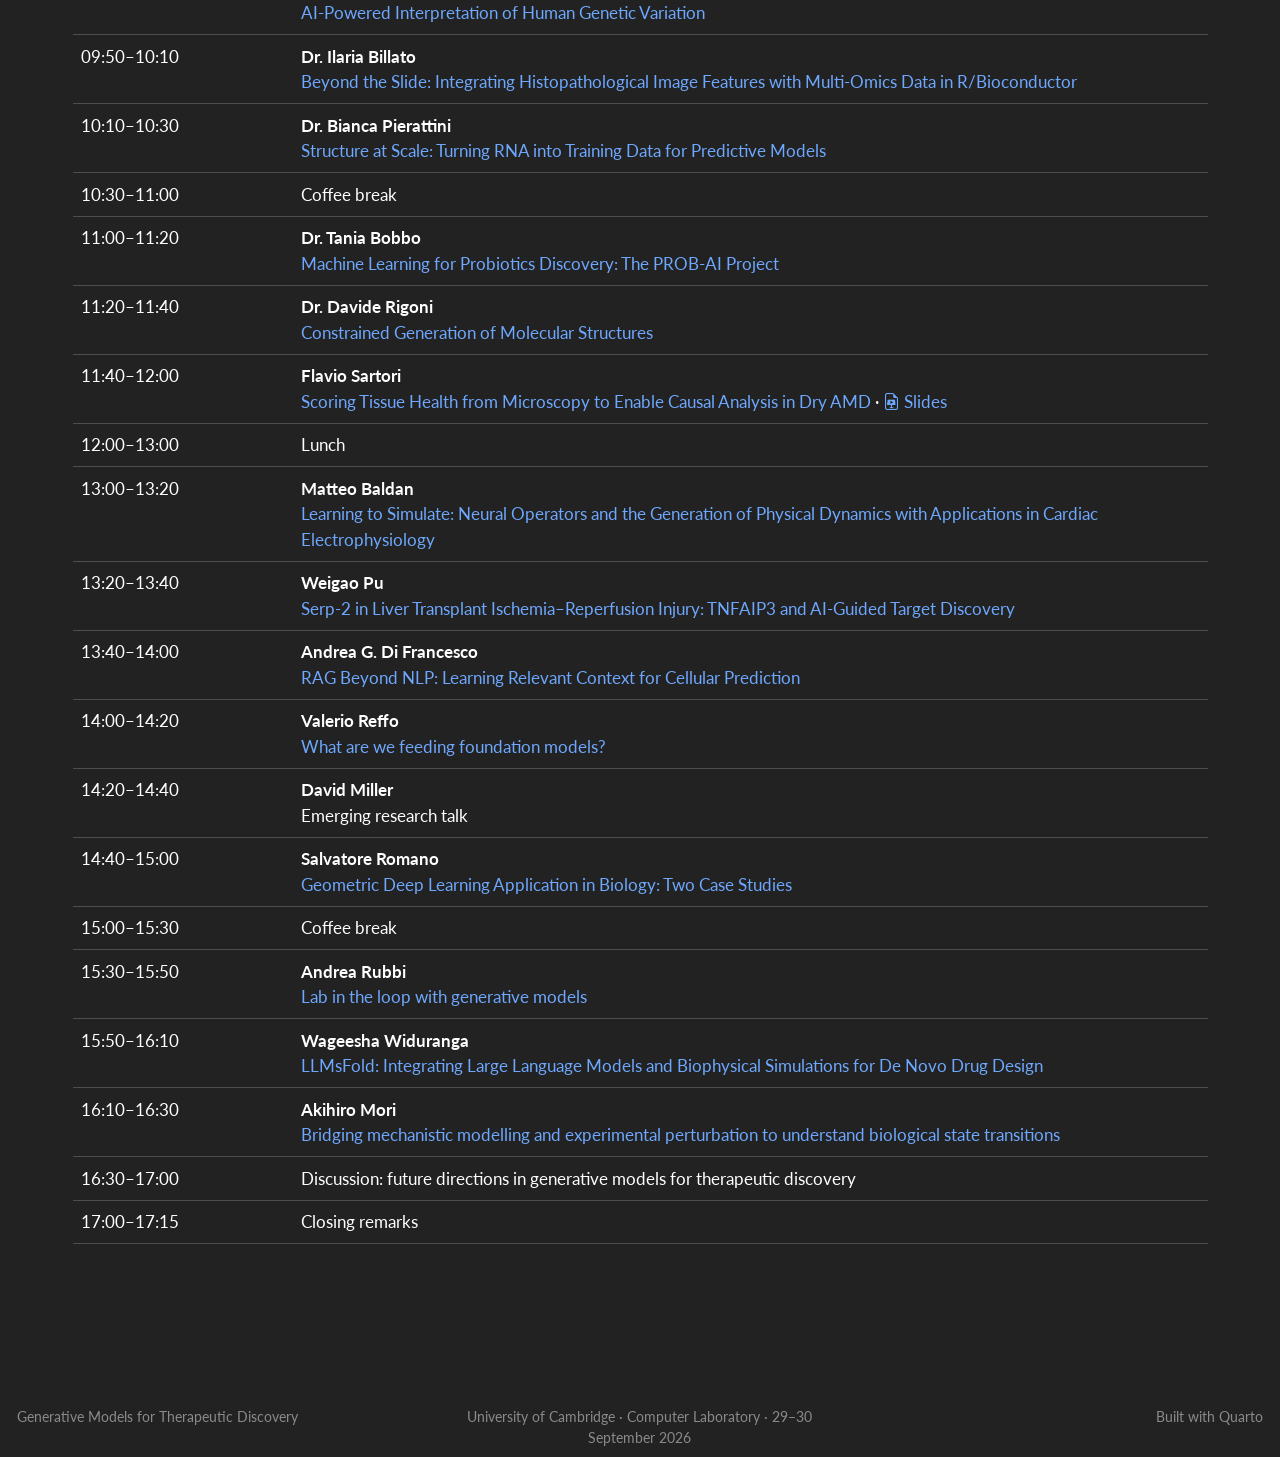
<file: docs/programme.html>
<!DOCTYPE html>
<html xmlns="http://www.w3.org/1999/xhtml" lang="en" xml:lang="en"><head>

<meta charset="utf-8">
<meta name="generator" content="quarto-1.9.37">

<meta name="viewport" content="width=device-width, initial-scale=1.0, user-scalable=yes">


<title>Programme – Generative Models for Therapeutic Discovery</title>
<style>
/* Default styles provided by pandoc.
** See https://pandoc.org/MANUAL.html#variables-for-html for config info.
*/
code{white-space: pre-wrap;}
span.smallcaps{font-variant: small-caps;}
div.columns{display: flex; gap: min(4vw, 1.5em);}
div.column{flex: auto; overflow-x: auto;}
div.hanging-indent{margin-left: 1.5em; text-indent: -1.5em;}
ul.task-list{list-style: none;}
ul.task-list li input[type="checkbox"] {
  width: 0.8em;
  margin: 0 0.8em 0.2em -1em; /* quarto-specific, see https://github.com/quarto-dev/quarto-cli/issues/4556 */ 
  vertical-align: middle;
}
</style>


<script src="site_libs/quarto-nav/quarto-nav.js"></script>
<script src="site_libs/quarto-nav/headroom.min.js"></script>
<script src="site_libs/clipboard/clipboard.min.js"></script>
<script src="site_libs/quarto-search/autocomplete.umd.js"></script>
<script src="site_libs/quarto-search/fuse.min.js"></script>
<script src="site_libs/quarto-search/quarto-search.js"></script>
<meta name="quarto:offset" content="./">
<script src="site_libs/quarto-html/quarto.js" type="module"></script>
<script src="site_libs/quarto-html/tabsets/tabsets.js" type="module"></script>
<script src="site_libs/quarto-html/popper.min.js"></script>
<script src="site_libs/quarto-html/tippy.umd.min.js"></script>
<script src="site_libs/quarto-html/anchor.min.js"></script>
<link href="site_libs/quarto-html/tippy.css" rel="stylesheet">
<link href="site_libs/quarto-html/quarto-syntax-highlighting-dark-d0ae9245876894da5ac7e18953ecc5cc.css" rel="stylesheet" id="quarto-text-highlighting-styles">
<script src="site_libs/bootstrap/bootstrap.min.js"></script>
<link href="site_libs/bootstrap/bootstrap-icons.css" rel="stylesheet">
<link href="site_libs/bootstrap/bootstrap-4360c678b5099ca041644eb02eaa1bfe.min.css" rel="stylesheet" append-hash="true" id="quarto-bootstrap" data-mode="dark">
<script id="quarto-search-options" type="application/json">{
  "location": "navbar",
  "copy-button": false,
  "collapse-after": 3,
  "panel-placement": "end",
  "type": "overlay",
  "limit": 50,
  "keyboard-shortcut": [
    "f",
    "/",
    "s"
  ],
  "show-item-context": false,
  "language": {
    "search-no-results-text": "No results",
    "search-matching-documents-text": "matching documents",
    "search-copy-link-title": "Copy link to search",
    "search-hide-matches-text": "Hide additional matches",
    "search-more-match-text": "more match in this document",
    "search-more-matches-text": "more matches in this document",
    "search-clear-button-title": "Clear",
    "search-text-placeholder": "",
    "search-detached-cancel-button-title": "Cancel",
    "search-submit-button-title": "Submit",
    "search-label": "Search"
  }
}</script>
<style>html{ scroll-behavior: smooth; }</style>


<link rel="stylesheet" href="styles.css">
</head>

<body class="nav-fixed quarto-light">

<div id="quarto-search-results"></div>
  <header id="quarto-header" class="headroom fixed-top">
    <nav class="navbar navbar-expand-lg " data-bs-theme="dark">
      <div class="navbar-container container-fluid">
      <div class="navbar-brand-container mx-auto">
    <a href="./index.html" class="navbar-brand navbar-brand-logo">
    <img src="./assets/img/logo_alpha2.png" alt="GMTD 2026 logo" class="navbar-logo light-content">
    <img src="./assets/img/logo_alpha2.png" alt="GMTD 2026 logo" class="navbar-logo dark-content">
    </a>
    <a class="navbar-brand" href="./index.html">
    <span class="navbar-title">GMTD 2026</span>
    </a>
  </div>
            <div id="quarto-search" class="" title="Search"></div>
          <button class="navbar-toggler" type="button" data-bs-toggle="collapse" data-bs-target="#navbarCollapse" aria-controls="navbarCollapse" role="menu" aria-expanded="false" aria-label="Toggle navigation" onclick="if (window.quartoToggleHeadroom) { window.quartoToggleHeadroom(); }">
  <span class="navbar-toggler-icon"></span>
</button>
          <div class="collapse navbar-collapse" id="navbarCollapse">
            <ul class="navbar-nav navbar-nav-scroll me-auto">
  <li class="nav-item">
    <a class="nav-link" href="./index.html"> 
<span class="menu-text">Home</span></a>
  </li>  
  <li class="nav-item">
    <a class="nav-link" href="./speakers.html"> 
<span class="menu-text">Speakers</span></a>
  </li>  
  <li class="nav-item">
    <a class="nav-link active" href="./programme.html" aria-current="page"> 
<span class="menu-text">Programme</span></a>
  </li>  
  <li class="nav-item">
    <a class="nav-link" href="./abstracts.html"> 
<span class="menu-text">Abstracts</span></a>
  </li>  
  <li class="nav-item">
    <a class="nav-link" href="./registration.html"> 
<span class="menu-text">Registration</span></a>
  </li>  
  <li class="nav-item">
    <a class="nav-link" href="./venue.html"> 
<span class="menu-text">Venue</span></a>
  </li>  
  <li class="nav-item">
    <a class="nav-link" href="./organisers.html"> 
<span class="menu-text">Organisers</span></a>
  </li>  
</ul>
          </div> <!-- /navcollapse -->
            <div class="quarto-navbar-tools">
</div>
      </div> <!-- /container-fluid -->
    </nav>
</header>
<!-- content -->
<div id="quarto-content" class="quarto-container page-columns page-rows-contents page-layout-full page-navbar">
<!-- sidebar -->
<!-- margin-sidebar -->
    
<!-- main -->
<main class="content column-page" id="quarto-document-content">

<header id="title-block-header" class="quarto-title-block default">
<div class="quarto-title">
<h1 class="title">Programme</h1>
</div>



<div class="quarto-title-meta column-page">

    
  
    
  </div>
  


</header>


<p>All talk slots include time for discussion.</p>
<ul>
<li><strong>Standard talks:</strong> 25 min presentation + 5 min Q&amp;A<br>
</li>
<li><strong>Short talks:</strong> 15 min presentation + 5 min Q&amp;A<br>
</li>
<li><strong>Shared talks:</strong> 20 min combined presentation + 10 min Q&amp;A</li>
</ul>
<section id="september-2026" class="level2">
<h2 class="anchored" data-anchor-id="september-2026">29 September 2026</h2>
<div class="programme-table">
<table class="caption-top table">
<thead>
<tr class="header">
<th>Time</th>
<th>Session</th>
</tr>
</thead>
<tbody>
<tr class="odd">
<td>09:30–10:00</td>
<td>Registration</td>
</tr>
<tr class="even">
<td>10:00–10:10</td>
<td>Opening remarks</td>
</tr>
<tr class="odd">
<td>10:10–10:40</td>
<td><strong>Dr.&nbsp;Alessandro Bonetti</strong> <br> <a href="./abstracts.html#bonetti">Turning Junk into Gems: Long Non-Coding RNAs Unlock New Therapeutic Horizons</a></td>
</tr>
<tr class="even">
<td>10:40–11:10</td>
<td><strong>Dr.&nbsp;Mikhail Kabeshov</strong> <br> Therapeutic discovery and industry perspectives</td>
</tr>
<tr class="odd">
<td>11:10–11:40</td>
<td>Coffee break</td>
</tr>
<tr class="even">
<td>11:40–12:10</td>
<td><strong>Fabio Bove + Marco Ferrarini</strong> <br> <a href="./abstracts.html#bove-ferrarini">Thoughts on AI in Therapeutic Discovery</a></td>
</tr>
<tr class="odd">
<td>12:10–12:40</td>
<td><strong>Dr.&nbsp;Gabriele Corso</strong> <br> Generative models and biological design</td>
</tr>
<tr class="even">
<td>12:40–13:10</td>
<td><strong>Dr.&nbsp;Esther Wershof</strong> <br> <a href="./abstracts.html#wershof">PRiMeFlow: Winning the ARC Virtual Cell Challenge with Generative Modeling</a></td>
</tr>
<tr class="odd">
<td>13:10–14:10</td>
<td>Lunch</td>
</tr>
<tr class="even">
<td>14:10–14:40</td>
<td><strong>Dr.&nbsp;Fabian Frohlich</strong> <br> <a href="./abstracts.html#frohlich">Deep Mechanistic Models Reveal Pathway-Extrinsic Drivers of Mammary MAPK Signalling Heterogeneity</a></td>
</tr>
<tr class="odd">
<td>14:40–15:10</td>
<td><strong>Dr.&nbsp;Michail Mamalakis</strong> <br> <a href="./abstracts.html#mamalakis">From Genes to Brain Imaging: Interpretable and Adaptable AI for Understanding Brain Disease</a></td>
</tr>
<tr class="even">
<td>15:10–15:40</td>
<td><strong>Dr.&nbsp;Tiansi Dong</strong> <br> <a href="./abstracts.html#dong">Logic Classifier and its Applications in Molecular Discovery</a></td>
</tr>
<tr class="odd">
<td>15:40–16:10</td>
<td>Coffee break</td>
</tr>
<tr class="even">
<td>16:10–16:40</td>
<td><strong>Dr.&nbsp;Larry Melidis</strong> <br> <a href="./abstracts.html#melidis">Predicting Nucleic Acid Structural Diversity Across the Tree of Life</a></td>
</tr>
<tr class="odd">
<td>16:40–17:10</td>
<td><strong>Dr.&nbsp;Anurag Limdi</strong> <br> <a href="./abstracts.html#limdi">Uncertainty Quantification in Multi-Omic Generative Models Identifies Context-Dependent Biology and Technical Noise</a></td>
</tr>
<tr class="even">
<td>17:10–17:40</td>
<td><strong>Tom McClelland</strong> <br> <a href="./abstracts.html#mcclelland">The Problem of Artificial Consciousness</a> · <a href="slides/mcclelland.pdf" target="_blank"><i class="bi bi-file-earmark-slides"></i> Slides</a></td>
</tr>
<tr class="odd">
<td>17:40–18:00</td>
<td>General discussion / wrap-up</td>
</tr>
</tbody>
</table>
</div>
</section>
<section id="september-2026-1" class="level2">
<h2 class="anchored" data-anchor-id="september-2026-1">30 September 2026</h2>
<div class="programme-table">
<table class="caption-top table">
<thead>
<tr class="header">
<th>Time</th>
<th>Session</th>
</tr>
</thead>
<tbody>
<tr class="odd">
<td>09:30–09:50</td>
<td><strong>Dr.&nbsp;Johann Hawe</strong> <br> <a href="./abstracts.html#hawe">AI-Powered Interpretation of Human Genetic Variation</a></td>
</tr>
<tr class="even">
<td>09:50–10:10</td>
<td><strong>Dr.&nbsp;Ilaria Billato</strong> <br> <a href="./abstracts.html#billato">Beyond the Slide: Integrating Histopathological Image Features with Multi-Omics Data in R/Bioconductor</a></td>
</tr>
<tr class="odd">
<td>10:10–10:30</td>
<td><strong>Dr.&nbsp;Bianca Pierattini</strong> <br> <a href="./abstracts.html#pierattini">Structure at Scale: Turning RNA into Training Data for Predictive Models</a></td>
</tr>
<tr class="even">
<td>10:30–11:00</td>
<td>Coffee break</td>
</tr>
<tr class="odd">
<td>11:00–11:20</td>
<td><strong>Dr.&nbsp;Tania Bobbo</strong> <br> <a href="./abstracts.html#bobbo">Machine Learning for Probiotics Discovery: The PROB-AI Project</a></td>
</tr>
<tr class="even">
<td>11:20–11:40</td>
<td><strong>Dr.&nbsp;Davide Rigoni</strong> <br> <a href="./abstracts.html#rigoni">Constrained Generation of Molecular Structures</a></td>
</tr>
<tr class="odd">
<td>11:40–12:00</td>
<td><strong>Flavio Sartori</strong> <br> <a href="./abstracts.html#sartori">Scoring Tissue Health from Microscopy to Enable Causal Analysis in Dry AMD</a> · <a href="slides/sartori.pdf" target="_blank"><i class="bi bi-file-earmark-slides"></i> Slides</a></td>
</tr>
<tr class="even">
<td>12:00–13:00</td>
<td>Lunch</td>
</tr>
<tr class="odd">
<td>13:00–13:20</td>
<td><strong>Matteo Baldan</strong> <br> <a href="./abstracts.html#baldan">Learning to Simulate: Neural Operators and the Generation of Physical Dynamics with Applications in Cardiac Electrophysiology</a></td>
</tr>
<tr class="even">
<td>13:20–13:40</td>
<td><strong>Weigao Pu</strong> <br> <a href="./abstracts.html#pu">Serp-2 in Liver Transplant Ischemia–Reperfusion Injury: TNFAIP3 and AI-Guided Target Discovery</a></td>
</tr>
<tr class="odd">
<td>13:40–14:00</td>
<td><strong>Andrea G. Di Francesco</strong> <br> <a href="./abstracts.html#di-francesco">RAG Beyond NLP: Learning Relevant Context for Cellular Prediction</a></td>
</tr>
<tr class="even">
<td>14:00–14:20</td>
<td><strong>Valerio Reffo</strong> <br> <a href="./abstracts.html#reffo">What are we feeding foundation models?</a></td>
</tr>
<tr class="odd">
<td>14:20–14:40</td>
<td><strong>David Miller</strong> <br> Emerging research talk</td>
</tr>
<tr class="even">
<td>14:40–15:00</td>
<td><strong>Salvatore Romano</strong> <br> <a href="./abstracts.html#romano">Geometric Deep Learning Application in Biology: Two Case Studies</a></td>
</tr>
<tr class="odd">
<td>15:00–15:30</td>
<td>Coffee break</td>
</tr>
<tr class="even">
<td>15:30–15:50</td>
<td><strong>Andrea Rubbi</strong> <br> <a href="./abstracts.html#rubbi">Lab in the loop with generative models</a></td>
</tr>
<tr class="odd">
<td>15:50–16:10</td>
<td><strong>Wageesha Widuranga</strong> <br> <a href="./abstracts.html#widuranga">LLMsFold: Integrating Large Language Models and Biophysical Simulations for De Novo Drug Design</a></td>
</tr>
<tr class="even">
<td>16:10–16:30</td>
<td><strong>Akihiro Mori</strong> <br> <a href="./abstracts.html#mori">Bridging mechanistic modelling and experimental perturbation to understand biological state transitions</a></td>
</tr>
<tr class="odd">
<td>16:30–17:00</td>
<td>Discussion: future directions in generative models for therapeutic discovery</td>
</tr>
<tr class="even">
<td>17:00–17:15</td>
<td>Closing remarks</td>
</tr>
</tbody>
</table>
</div>


</section>

</main> <!-- /main -->
<script id="quarto-html-after-body" type="application/javascript">
  window.document.addEventListener("DOMContentLoaded", function (event) {
    const icon = "";
    const anchorJS = new window.AnchorJS();
    anchorJS.options = {
      placement: 'right',
      icon: icon
    };
    anchorJS.add('.anchored');
    const isCodeAnnotation = (el) => {
      for (const clz of el.classList) {
        if (clz.startsWith('code-annotation-')) {                     
          return true;
        }
      }
      return false;
    }
    const onCopySuccess = function(e) {
      // button target
      const button = e.trigger;
      // don't keep focus
      button.blur();
      // flash "checked"
      button.classList.add('code-copy-button-checked');
      var currentTitle = button.getAttribute("title");
      button.setAttribute("title", "Copied!");
      let tooltip;
      if (window.bootstrap) {
        button.setAttribute("data-bs-toggle", "tooltip");
        button.setAttribute("data-bs-placement", "left");
        button.setAttribute("data-bs-title", "Copied!");
        tooltip = new bootstrap.Tooltip(button, 
          { trigger: "manual", 
            customClass: "code-copy-button-tooltip",
            offset: [0, -8]});
        tooltip.show();    
      }
      setTimeout(function() {
        if (tooltip) {
          tooltip.hide();
          button.removeAttribute("data-bs-title");
          button.removeAttribute("data-bs-toggle");
          button.removeAttribute("data-bs-placement");
        }
        button.setAttribute("title", currentTitle);
        button.classList.remove('code-copy-button-checked');
      }, 1000);
      // clear code selection
      e.clearSelection();
    }
    const getTextToCopy = function(trigger) {
      const outerScaffold = trigger.parentElement.cloneNode(true);
      const codeEl = outerScaffold.querySelector('code');
      for (const childEl of codeEl.children) {
        if (isCodeAnnotation(childEl)) {
          childEl.remove();
        }
      }
      return codeEl.innerText;
    }
    const clipboard = new window.ClipboardJS('.code-copy-button:not([data-in-quarto-modal])', {
      text: getTextToCopy
    });
    clipboard.on('success', onCopySuccess);
    if (window.document.getElementById('quarto-embedded-source-code-modal')) {
      const clipboardModal = new window.ClipboardJS('.code-copy-button[data-in-quarto-modal]', {
        text: getTextToCopy,
        container: window.document.getElementById('quarto-embedded-source-code-modal')
      });
      clipboardModal.on('success', onCopySuccess);
    }
      var localhostRegex = new RegExp(/^(?:http|https):\/\/localhost\:?[0-9]*\//);
      var mailtoRegex = new RegExp(/^mailto:/);
        var filterRegex = new RegExp("https:\/\/YOUR-USERNAME\.github\.io\/generative-therapeutic-discovery\/");
      var isInternal = (href) => {
          return filterRegex.test(href) || localhostRegex.test(href) || mailtoRegex.test(href);
      }
      // Inspect non-navigation links and adorn them if external
     var links = window.document.querySelectorAll('a[href]:not(.nav-link):not(.navbar-brand):not(.toc-action):not(.sidebar-link):not(.sidebar-item-toggle):not(.pagination-link):not(.no-external):not([aria-hidden]):not(.dropdown-item):not(.quarto-navigation-tool):not(.about-link)');
      for (var i=0; i<links.length; i++) {
        const link = links[i];
        if (!isInternal(link.href)) {
          // undo the damage that might have been done by quarto-nav.js in the case of
          // links that we want to consider external
          if (link.dataset.originalHref !== undefined) {
            link.href = link.dataset.originalHref;
          }
        }
      }
    function tippyHover(el, contentFn, onTriggerFn, onUntriggerFn) {
      const config = {
        allowHTML: true,
        maxWidth: 500,
        delay: 100,
        arrow: false,
        appendTo: function(el) {
            return el.parentElement;
        },
        interactive: true,
        interactiveBorder: 10,
        theme: 'quarto',
        placement: 'bottom-start',
      };
      if (contentFn) {
        config.content = contentFn;
      }
      if (onTriggerFn) {
        config.onTrigger = onTriggerFn;
      }
      if (onUntriggerFn) {
        config.onUntrigger = onUntriggerFn;
      }
      window.tippy(el, config); 
    }
    const noterefs = window.document.querySelectorAll('a[role="doc-noteref"]');
    for (var i=0; i<noterefs.length; i++) {
      const ref = noterefs[i];
      tippyHover(ref, function() {
        // use id or data attribute instead here
        let href = ref.getAttribute('data-footnote-href') || ref.getAttribute('href');
        try { href = new URL(href).hash; } catch {}
        const id = href.replace(/^#\/?/, "");
        const note = window.document.getElementById(id);
        if (note) {
          return note.innerHTML;
        } else {
          return "";
        }
      });
    }
    const xrefs = window.document.querySelectorAll('a.quarto-xref');
    const processXRef = (id, note) => {
      // Strip column container classes
      const stripColumnClz = (el) => {
        el.classList.remove("page-full", "page-columns");
        if (el.children) {
          for (const child of el.children) {
            stripColumnClz(child);
          }
        }
      }
      stripColumnClz(note)
      if (id === null || id.startsWith('sec-')) {
        // Special case sections, only their first couple elements
        const container = document.createElement("div");
        if (note.children && note.children.length > 2) {
          container.appendChild(note.children[0].cloneNode(true));
          for (let i = 1; i < note.children.length; i++) {
            const child = note.children[i];
            if (child.tagName === "P" && child.innerText === "") {
              continue;
            } else {
              container.appendChild(child.cloneNode(true));
              break;
            }
          }
          if (window.Quarto?.typesetMath) {
            window.Quarto.typesetMath(container);
          }
          return container.innerHTML
        } else {
          if (window.Quarto?.typesetMath) {
            window.Quarto.typesetMath(note);
          }
          return note.innerHTML;
        }
      } else {
        // Remove any anchor links if they are present
        const anchorLink = note.querySelector('a.anchorjs-link');
        if (anchorLink) {
          anchorLink.remove();
        }
        if (window.Quarto?.typesetMath) {
          window.Quarto.typesetMath(note);
        }
        if (note.classList.contains("callout")) {
          return note.outerHTML;
        } else {
          return note.innerHTML;
        }
      }
    }
    for (var i=0; i<xrefs.length; i++) {
      const xref = xrefs[i];
      tippyHover(xref, undefined, function(instance) {
        instance.disable();
        let url = xref.getAttribute('href');
        let hash = undefined; 
        if (url.startsWith('#')) {
          hash = url;
        } else {
          try { hash = new URL(url).hash; } catch {}
        }
        if (hash) {
          const id = hash.replace(/^#\/?/, "");
          const note = window.document.getElementById(id);
          if (note !== null) {
            try {
              const html = processXRef(id, note.cloneNode(true));
              instance.setContent(html);
            } finally {
              instance.enable();
              instance.show();
            }
          } else {
            // See if we can fetch this
            fetch(url.split('#')[0])
            .then(res => res.text())
            .then(html => {
              const parser = new DOMParser();
              const htmlDoc = parser.parseFromString(html, "text/html");
              const note = htmlDoc.getElementById(id);
              if (note !== null) {
                const html = processXRef(id, note);
                instance.setContent(html);
              } 
            }).finally(() => {
              instance.enable();
              instance.show();
            });
          }
        } else {
          // See if we can fetch a full url (with no hash to target)
          // This is a special case and we should probably do some content thinning / targeting
          fetch(url)
          .then(res => res.text())
          .then(html => {
            const parser = new DOMParser();
            const htmlDoc = parser.parseFromString(html, "text/html");
            const note = htmlDoc.querySelector('main.content');
            if (note !== null) {
              // This should only happen for chapter cross references
              // (since there is no id in the URL)
              // remove the first header
              if (note.children.length > 0 && note.children[0].tagName === "HEADER") {
                note.children[0].remove();
              }
              const html = processXRef(null, note);
              instance.setContent(html);
            } 
          }).finally(() => {
            instance.enable();
            instance.show();
          });
        }
      }, function(instance) {
      });
    }
        let selectedAnnoteEl;
        const selectorForAnnotation = ( cell, annotation) => {
          let cellAttr = 'data-code-cell="' + cell + '"';
          let lineAttr = 'data-code-annotation="' +  annotation + '"';
          const selector = 'span[' + cellAttr + '][' + lineAttr + ']';
          return selector;
        }
        const selectCodeLines = (annoteEl) => {
          const doc = window.document;
          const targetCell = annoteEl.getAttribute("data-target-cell");
          const targetAnnotation = annoteEl.getAttribute("data-target-annotation");
          const annoteSpan = window.document.querySelector(selectorForAnnotation(targetCell, targetAnnotation));
          const lines = annoteSpan.getAttribute("data-code-lines").split(",");
          const lineIds = lines.map((line) => {
            return targetCell + "-" + line;
          })
          let top = null;
          let height = null;
          let parent = null;
          if (lineIds.length > 0) {
              //compute the position of the single el (top and bottom and make a div)
              const el = window.document.getElementById(lineIds[0]);
              top = el.offsetTop;
              height = el.offsetHeight;
              parent = el.parentElement.parentElement;
            if (lineIds.length > 1) {
              const lastEl = window.document.getElementById(lineIds[lineIds.length - 1]);
              const bottom = lastEl.offsetTop + lastEl.offsetHeight;
              height = bottom - top;
            }
            if (top !== null && height !== null && parent !== null) {
              // cook up a div (if necessary) and position it 
              let div = window.document.getElementById("code-annotation-line-highlight");
              if (div === null) {
                div = window.document.createElement("div");
                div.setAttribute("id", "code-annotation-line-highlight");
                div.style.position = 'absolute';
                parent.appendChild(div);
              }
              div.style.top = top - 2 + "px";
              div.style.height = height + 4 + "px";
              div.style.left = 0;
              let gutterDiv = window.document.getElementById("code-annotation-line-highlight-gutter");
              if (gutterDiv === null) {
                gutterDiv = window.document.createElement("div");
                gutterDiv.setAttribute("id", "code-annotation-line-highlight-gutter");
                gutterDiv.style.position = 'absolute';
                const codeCell = window.document.getElementById(targetCell);
                const gutter = codeCell.querySelector('.code-annotation-gutter');
                gutter.appendChild(gutterDiv);
              }
              gutterDiv.style.top = top - 2 + "px";
              gutterDiv.style.height = height + 4 + "px";
            }
            selectedAnnoteEl = annoteEl;
          }
        };
        const unselectCodeLines = () => {
          const elementsIds = ["code-annotation-line-highlight", "code-annotation-line-highlight-gutter"];
          elementsIds.forEach((elId) => {
            const div = window.document.getElementById(elId);
            if (div) {
              div.remove();
            }
          });
          selectedAnnoteEl = undefined;
        };
          // Handle positioning of the toggle
      window.addEventListener(
        "resize",
        throttle(() => {
          elRect = undefined;
          if (selectedAnnoteEl) {
            selectCodeLines(selectedAnnoteEl);
          }
        }, 10)
      );
      function throttle(fn, ms) {
      let throttle = false;
      let timer;
        return (...args) => {
          if(!throttle) { // first call gets through
              fn.apply(this, args);
              throttle = true;
          } else { // all the others get throttled
              if(timer) clearTimeout(timer); // cancel #2
              timer = setTimeout(() => {
                fn.apply(this, args);
                timer = throttle = false;
              }, ms);
          }
        };
      }
        // Attach click handler to the DT
        const annoteDls = window.document.querySelectorAll('dt[data-target-cell]');
        for (const annoteDlNode of annoteDls) {
          annoteDlNode.addEventListener('click', (event) => {
            const clickedEl = event.target;
            if (clickedEl !== selectedAnnoteEl) {
              unselectCodeLines();
              const activeEl = window.document.querySelector('dt[data-target-cell].code-annotation-active');
              if (activeEl) {
                activeEl.classList.remove('code-annotation-active');
              }
              selectCodeLines(clickedEl);
              clickedEl.classList.add('code-annotation-active');
            } else {
              // Unselect the line
              unselectCodeLines();
              clickedEl.classList.remove('code-annotation-active');
            }
          });
        }
    const findCites = (el) => {
      const parentEl = el.parentElement;
      if (parentEl) {
        const cites = parentEl.dataset.cites;
        if (cites) {
          return {
            el,
            cites: cites.split(' ')
          };
        } else {
          return findCites(el.parentElement)
        }
      } else {
        return undefined;
      }
    };
    var bibliorefs = window.document.querySelectorAll('a[role="doc-biblioref"]');
    for (var i=0; i<bibliorefs.length; i++) {
      const ref = bibliorefs[i];
      const citeInfo = findCites(ref);
      if (citeInfo) {
        tippyHover(citeInfo.el, function() {
          var popup = window.document.createElement('div');
          citeInfo.cites.forEach(function(cite) {
            var citeDiv = window.document.createElement('div');
            citeDiv.classList.add('hanging-indent');
            citeDiv.classList.add('csl-entry');
            var biblioDiv = window.document.getElementById('ref-' + cite);
            if (biblioDiv) {
              citeDiv.innerHTML = biblioDiv.innerHTML;
            }
            popup.appendChild(citeDiv);
          });
          return popup.innerHTML;
        });
      }
    }
  });
  </script>
</div> <!-- /content -->
<footer class="footer">
  <div class="nav-footer">
    <div class="nav-footer-left">
<p>Generative Models for Therapeutic Discovery</p>
</div>   
    <div class="nav-footer-center">
<p>University of Cambridge · Computer Laboratory · 29–30 September 2026</p>
</div>
    <div class="nav-footer-right">
<p>Built with Quarto</p>
</div>
  </div>
</footer>




<script src="site_libs/quarto-html/zenscroll-min.js"></script>
</body></html>
</file>
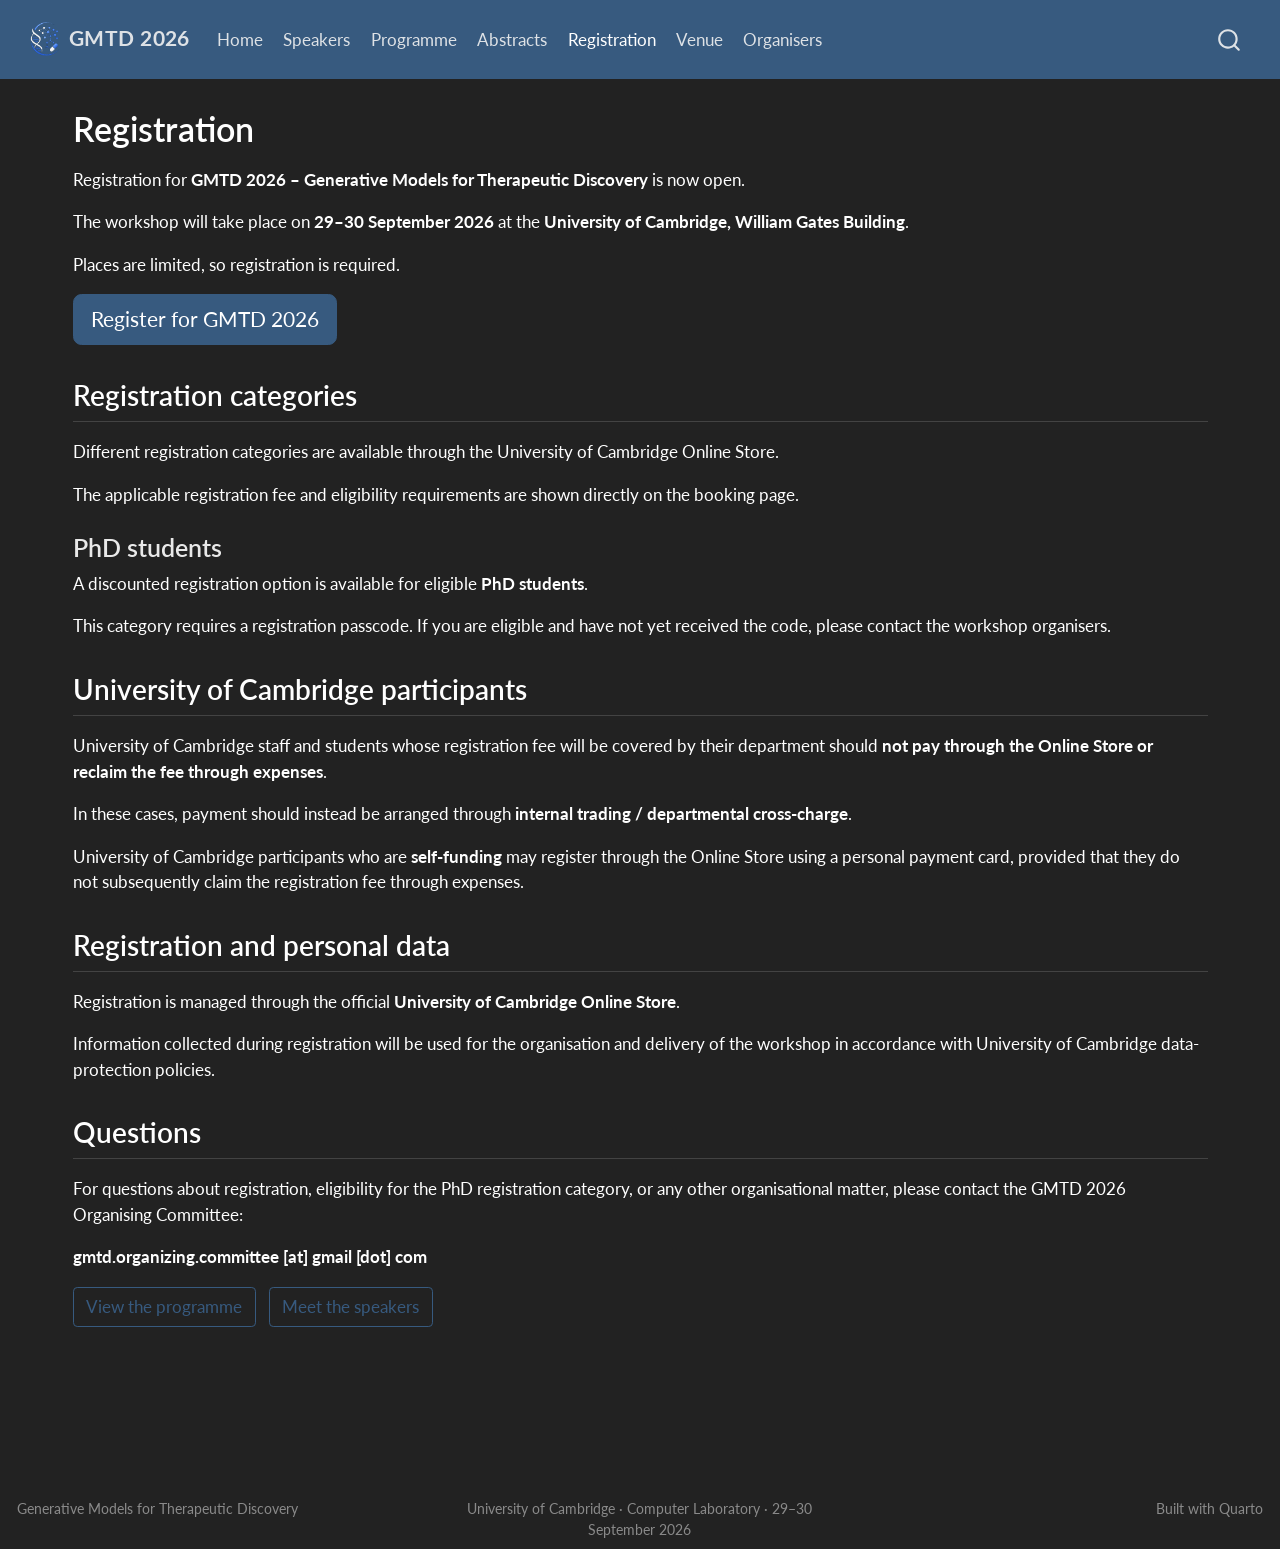
<file: docs/registration.html>
<!DOCTYPE html>
<html xmlns="http://www.w3.org/1999/xhtml" lang="en" xml:lang="en"><head>

<meta charset="utf-8">
<meta name="generator" content="quarto-1.9.37">

<meta name="viewport" content="width=device-width, initial-scale=1.0, user-scalable=yes">


<title>Registration – Generative Models for Therapeutic Discovery</title>
<style>
/* Default styles provided by pandoc.
** See https://pandoc.org/MANUAL.html#variables-for-html for config info.
*/
code{white-space: pre-wrap;}
span.smallcaps{font-variant: small-caps;}
div.columns{display: flex; gap: min(4vw, 1.5em);}
div.column{flex: auto; overflow-x: auto;}
div.hanging-indent{margin-left: 1.5em; text-indent: -1.5em;}
ul.task-list{list-style: none;}
ul.task-list li input[type="checkbox"] {
  width: 0.8em;
  margin: 0 0.8em 0.2em -1em; /* quarto-specific, see https://github.com/quarto-dev/quarto-cli/issues/4556 */ 
  vertical-align: middle;
}
</style>


<script src="site_libs/quarto-nav/quarto-nav.js"></script>
<script src="site_libs/quarto-nav/headroom.min.js"></script>
<script src="site_libs/clipboard/clipboard.min.js"></script>
<script src="site_libs/quarto-search/autocomplete.umd.js"></script>
<script src="site_libs/quarto-search/fuse.min.js"></script>
<script src="site_libs/quarto-search/quarto-search.js"></script>
<meta name="quarto:offset" content="./">
<script src="site_libs/quarto-html/quarto.js" type="module"></script>
<script src="site_libs/quarto-html/tabsets/tabsets.js" type="module"></script>
<script src="site_libs/quarto-html/popper.min.js"></script>
<script src="site_libs/quarto-html/tippy.umd.min.js"></script>
<script src="site_libs/quarto-html/anchor.min.js"></script>
<link href="site_libs/quarto-html/tippy.css" rel="stylesheet">
<link href="site_libs/quarto-html/quarto-syntax-highlighting-dark-d0ae9245876894da5ac7e18953ecc5cc.css" rel="stylesheet" id="quarto-text-highlighting-styles">
<script src="site_libs/bootstrap/bootstrap.min.js"></script>
<link href="site_libs/bootstrap/bootstrap-icons.css" rel="stylesheet">
<link href="site_libs/bootstrap/bootstrap-4360c678b5099ca041644eb02eaa1bfe.min.css" rel="stylesheet" append-hash="true" id="quarto-bootstrap" data-mode="dark">
<script id="quarto-search-options" type="application/json">{
  "location": "navbar",
  "copy-button": false,
  "collapse-after": 3,
  "panel-placement": "end",
  "type": "overlay",
  "limit": 50,
  "keyboard-shortcut": [
    "f",
    "/",
    "s"
  ],
  "show-item-context": false,
  "language": {
    "search-no-results-text": "No results",
    "search-matching-documents-text": "matching documents",
    "search-copy-link-title": "Copy link to search",
    "search-hide-matches-text": "Hide additional matches",
    "search-more-match-text": "more match in this document",
    "search-more-matches-text": "more matches in this document",
    "search-clear-button-title": "Clear",
    "search-text-placeholder": "",
    "search-detached-cancel-button-title": "Cancel",
    "search-submit-button-title": "Submit",
    "search-label": "Search"
  }
}</script>
<style>html{ scroll-behavior: smooth; }</style>


<link rel="stylesheet" href="styles.css">
</head>

<body class="nav-fixed quarto-light">

<div id="quarto-search-results"></div>
  <header id="quarto-header" class="headroom fixed-top">
    <nav class="navbar navbar-expand-lg " data-bs-theme="dark">
      <div class="navbar-container container-fluid">
      <div class="navbar-brand-container mx-auto">
    <a href="./index.html" class="navbar-brand navbar-brand-logo">
    <img src="./assets/img/logo_alpha2.png" alt="GMTD 2026 logo" class="navbar-logo light-content">
    <img src="./assets/img/logo_alpha2.png" alt="GMTD 2026 logo" class="navbar-logo dark-content">
    </a>
    <a class="navbar-brand" href="./index.html">
    <span class="navbar-title">GMTD 2026</span>
    </a>
  </div>
            <div id="quarto-search" class="" title="Search"></div>
          <button class="navbar-toggler" type="button" data-bs-toggle="collapse" data-bs-target="#navbarCollapse" aria-controls="navbarCollapse" role="menu" aria-expanded="false" aria-label="Toggle navigation" onclick="if (window.quartoToggleHeadroom) { window.quartoToggleHeadroom(); }">
  <span class="navbar-toggler-icon"></span>
</button>
          <div class="collapse navbar-collapse" id="navbarCollapse">
            <ul class="navbar-nav navbar-nav-scroll me-auto">
  <li class="nav-item">
    <a class="nav-link" href="./index.html"> 
<span class="menu-text">Home</span></a>
  </li>  
  <li class="nav-item">
    <a class="nav-link" href="./speakers.html"> 
<span class="menu-text">Speakers</span></a>
  </li>  
  <li class="nav-item">
    <a class="nav-link" href="./programme.html"> 
<span class="menu-text">Programme</span></a>
  </li>  
  <li class="nav-item">
    <a class="nav-link" href="./abstracts.html"> 
<span class="menu-text">Abstracts</span></a>
  </li>  
  <li class="nav-item">
    <a class="nav-link active" href="./registration.html" aria-current="page"> 
<span class="menu-text">Registration</span></a>
  </li>  
  <li class="nav-item">
    <a class="nav-link" href="./venue.html"> 
<span class="menu-text">Venue</span></a>
  </li>  
  <li class="nav-item">
    <a class="nav-link" href="./organisers.html"> 
<span class="menu-text">Organisers</span></a>
  </li>  
</ul>
          </div> <!-- /navcollapse -->
            <div class="quarto-navbar-tools">
</div>
      </div> <!-- /container-fluid -->
    </nav>
</header>
<!-- content -->
<div id="quarto-content" class="quarto-container page-columns page-rows-contents page-layout-full page-navbar">
<!-- sidebar -->
<!-- margin-sidebar -->
    
<!-- main -->
<main class="content column-page" id="quarto-document-content">

<header id="title-block-header" class="quarto-title-block default">
<div class="quarto-title">
<h1 class="title">Registration</h1>
</div>



<div class="quarto-title-meta column-page">

    
  
    
  </div>
  


</header>


<p>Registration for <strong>GMTD 2026 – Generative Models for Therapeutic Discovery</strong> is now open.</p>
<p>The workshop will take place on <strong>29–30 September 2026</strong> at the <strong>University of Cambridge, William Gates Building</strong>.</p>
<p>Places are limited, so registration is required.</p>
<p><a href="https://onlinesales.admin.cam.ac.uk/conferences-and-events/computer-science-and-technology/workshop-on-generative-models-for-therapeutic-discovery/workshop-on-generative-models-for-therapeutic-discovery-29-30-september-2026" class="btn btn-primary btn-lg" target="_blank">Register for GMTD 2026</a></p>
<section id="registration-categories" class="level2">
<h2 class="anchored" data-anchor-id="registration-categories">Registration categories</h2>
<p>Different registration categories are available through the University of Cambridge Online Store.</p>
<p>The applicable registration fee and eligibility requirements are shown directly on the booking page.</p>
<section id="phd-students" class="level3">
<h3 class="anchored" data-anchor-id="phd-students">PhD students</h3>
<p>A discounted registration option is available for eligible <strong>PhD students</strong>.</p>
<p>This category requires a registration passcode. If you are eligible and have not yet received the code, please contact the workshop organisers.</p>
</section>
</section>
<section id="university-of-cambridge-participants" class="level2">
<h2 class="anchored" data-anchor-id="university-of-cambridge-participants">University of Cambridge participants</h2>
<p>University of Cambridge staff and students whose registration fee will be covered by their department should <strong>not pay through the Online Store or reclaim the fee through expenses</strong>.</p>
<p>In these cases, payment should instead be arranged through <strong>internal trading / departmental cross-charge</strong>.</p>
<p>University of Cambridge participants who are <strong>self-funding</strong> may register through the Online Store using a personal payment card, provided that they do not subsequently claim the registration fee through expenses.</p>
</section>
<section id="registration-and-personal-data" class="level2">
<h2 class="anchored" data-anchor-id="registration-and-personal-data">Registration and personal data</h2>
<p>Registration is managed through the official <strong>University of Cambridge Online Store</strong>.</p>
<p>Information collected during registration will be used for the organisation and delivery of the workshop in accordance with University of Cambridge data-protection policies.</p>
</section>
<section id="questions" class="level2">
<h2 class="anchored" data-anchor-id="questions">Questions</h2>
<p>For questions about registration, eligibility for the PhD registration category, or any other organisational matter, please contact the GMTD 2026 Organising Committee:</p>
<p><strong>gmtd.organizing.committee [at] gmail [dot] com</strong></p>
<p><a href="./programme.html" class="btn btn-outline-primary me-2">View the programme</a> <a href="./speakers.html" class="btn btn-outline-primary">Meet the speakers</a></p>


</section>

</main> <!-- /main -->
<script id="quarto-html-after-body" type="application/javascript">
  window.document.addEventListener("DOMContentLoaded", function (event) {
    const icon = "";
    const anchorJS = new window.AnchorJS();
    anchorJS.options = {
      placement: 'right',
      icon: icon
    };
    anchorJS.add('.anchored');
    const isCodeAnnotation = (el) => {
      for (const clz of el.classList) {
        if (clz.startsWith('code-annotation-')) {                     
          return true;
        }
      }
      return false;
    }
    const onCopySuccess = function(e) {
      // button target
      const button = e.trigger;
      // don't keep focus
      button.blur();
      // flash "checked"
      button.classList.add('code-copy-button-checked');
      var currentTitle = button.getAttribute("title");
      button.setAttribute("title", "Copied!");
      let tooltip;
      if (window.bootstrap) {
        button.setAttribute("data-bs-toggle", "tooltip");
        button.setAttribute("data-bs-placement", "left");
        button.setAttribute("data-bs-title", "Copied!");
        tooltip = new bootstrap.Tooltip(button, 
          { trigger: "manual", 
            customClass: "code-copy-button-tooltip",
            offset: [0, -8]});
        tooltip.show();    
      }
      setTimeout(function() {
        if (tooltip) {
          tooltip.hide();
          button.removeAttribute("data-bs-title");
          button.removeAttribute("data-bs-toggle");
          button.removeAttribute("data-bs-placement");
        }
        button.setAttribute("title", currentTitle);
        button.classList.remove('code-copy-button-checked');
      }, 1000);
      // clear code selection
      e.clearSelection();
    }
    const getTextToCopy = function(trigger) {
      const outerScaffold = trigger.parentElement.cloneNode(true);
      const codeEl = outerScaffold.querySelector('code');
      for (const childEl of codeEl.children) {
        if (isCodeAnnotation(childEl)) {
          childEl.remove();
        }
      }
      return codeEl.innerText;
    }
    const clipboard = new window.ClipboardJS('.code-copy-button:not([data-in-quarto-modal])', {
      text: getTextToCopy
    });
    clipboard.on('success', onCopySuccess);
    if (window.document.getElementById('quarto-embedded-source-code-modal')) {
      const clipboardModal = new window.ClipboardJS('.code-copy-button[data-in-quarto-modal]', {
        text: getTextToCopy,
        container: window.document.getElementById('quarto-embedded-source-code-modal')
      });
      clipboardModal.on('success', onCopySuccess);
    }
      var localhostRegex = new RegExp(/^(?:http|https):\/\/localhost\:?[0-9]*\//);
      var mailtoRegex = new RegExp(/^mailto:/);
        var filterRegex = new RegExp("https:\/\/YOUR-USERNAME\.github\.io\/generative-therapeutic-discovery\/");
      var isInternal = (href) => {
          return filterRegex.test(href) || localhostRegex.test(href) || mailtoRegex.test(href);
      }
      // Inspect non-navigation links and adorn them if external
     var links = window.document.querySelectorAll('a[href]:not(.nav-link):not(.navbar-brand):not(.toc-action):not(.sidebar-link):not(.sidebar-item-toggle):not(.pagination-link):not(.no-external):not([aria-hidden]):not(.dropdown-item):not(.quarto-navigation-tool):not(.about-link)');
      for (var i=0; i<links.length; i++) {
        const link = links[i];
        if (!isInternal(link.href)) {
          // undo the damage that might have been done by quarto-nav.js in the case of
          // links that we want to consider external
          if (link.dataset.originalHref !== undefined) {
            link.href = link.dataset.originalHref;
          }
        }
      }
    function tippyHover(el, contentFn, onTriggerFn, onUntriggerFn) {
      const config = {
        allowHTML: true,
        maxWidth: 500,
        delay: 100,
        arrow: false,
        appendTo: function(el) {
            return el.parentElement;
        },
        interactive: true,
        interactiveBorder: 10,
        theme: 'quarto',
        placement: 'bottom-start',
      };
      if (contentFn) {
        config.content = contentFn;
      }
      if (onTriggerFn) {
        config.onTrigger = onTriggerFn;
      }
      if (onUntriggerFn) {
        config.onUntrigger = onUntriggerFn;
      }
      window.tippy(el, config); 
    }
    const noterefs = window.document.querySelectorAll('a[role="doc-noteref"]');
    for (var i=0; i<noterefs.length; i++) {
      const ref = noterefs[i];
      tippyHover(ref, function() {
        // use id or data attribute instead here
        let href = ref.getAttribute('data-footnote-href') || ref.getAttribute('href');
        try { href = new URL(href).hash; } catch {}
        const id = href.replace(/^#\/?/, "");
        const note = window.document.getElementById(id);
        if (note) {
          return note.innerHTML;
        } else {
          return "";
        }
      });
    }
    const xrefs = window.document.querySelectorAll('a.quarto-xref');
    const processXRef = (id, note) => {
      // Strip column container classes
      const stripColumnClz = (el) => {
        el.classList.remove("page-full", "page-columns");
        if (el.children) {
          for (const child of el.children) {
            stripColumnClz(child);
          }
        }
      }
      stripColumnClz(note)
      if (id === null || id.startsWith('sec-')) {
        // Special case sections, only their first couple elements
        const container = document.createElement("div");
        if (note.children && note.children.length > 2) {
          container.appendChild(note.children[0].cloneNode(true));
          for (let i = 1; i < note.children.length; i++) {
            const child = note.children[i];
            if (child.tagName === "P" && child.innerText === "") {
              continue;
            } else {
              container.appendChild(child.cloneNode(true));
              break;
            }
          }
          if (window.Quarto?.typesetMath) {
            window.Quarto.typesetMath(container);
          }
          return container.innerHTML
        } else {
          if (window.Quarto?.typesetMath) {
            window.Quarto.typesetMath(note);
          }
          return note.innerHTML;
        }
      } else {
        // Remove any anchor links if they are present
        const anchorLink = note.querySelector('a.anchorjs-link');
        if (anchorLink) {
          anchorLink.remove();
        }
        if (window.Quarto?.typesetMath) {
          window.Quarto.typesetMath(note);
        }
        if (note.classList.contains("callout")) {
          return note.outerHTML;
        } else {
          return note.innerHTML;
        }
      }
    }
    for (var i=0; i<xrefs.length; i++) {
      const xref = xrefs[i];
      tippyHover(xref, undefined, function(instance) {
        instance.disable();
        let url = xref.getAttribute('href');
        let hash = undefined; 
        if (url.startsWith('#')) {
          hash = url;
        } else {
          try { hash = new URL(url).hash; } catch {}
        }
        if (hash) {
          const id = hash.replace(/^#\/?/, "");
          const note = window.document.getElementById(id);
          if (note !== null) {
            try {
              const html = processXRef(id, note.cloneNode(true));
              instance.setContent(html);
            } finally {
              instance.enable();
              instance.show();
            }
          } else {
            // See if we can fetch this
            fetch(url.split('#')[0])
            .then(res => res.text())
            .then(html => {
              const parser = new DOMParser();
              const htmlDoc = parser.parseFromString(html, "text/html");
              const note = htmlDoc.getElementById(id);
              if (note !== null) {
                const html = processXRef(id, note);
                instance.setContent(html);
              } 
            }).finally(() => {
              instance.enable();
              instance.show();
            });
          }
        } else {
          // See if we can fetch a full url (with no hash to target)
          // This is a special case and we should probably do some content thinning / targeting
          fetch(url)
          .then(res => res.text())
          .then(html => {
            const parser = new DOMParser();
            const htmlDoc = parser.parseFromString(html, "text/html");
            const note = htmlDoc.querySelector('main.content');
            if (note !== null) {
              // This should only happen for chapter cross references
              // (since there is no id in the URL)
              // remove the first header
              if (note.children.length > 0 && note.children[0].tagName === "HEADER") {
                note.children[0].remove();
              }
              const html = processXRef(null, note);
              instance.setContent(html);
            } 
          }).finally(() => {
            instance.enable();
            instance.show();
          });
        }
      }, function(instance) {
      });
    }
        let selectedAnnoteEl;
        const selectorForAnnotation = ( cell, annotation) => {
          let cellAttr = 'data-code-cell="' + cell + '"';
          let lineAttr = 'data-code-annotation="' +  annotation + '"';
          const selector = 'span[' + cellAttr + '][' + lineAttr + ']';
          return selector;
        }
        const selectCodeLines = (annoteEl) => {
          const doc = window.document;
          const targetCell = annoteEl.getAttribute("data-target-cell");
          const targetAnnotation = annoteEl.getAttribute("data-target-annotation");
          const annoteSpan = window.document.querySelector(selectorForAnnotation(targetCell, targetAnnotation));
          const lines = annoteSpan.getAttribute("data-code-lines").split(",");
          const lineIds = lines.map((line) => {
            return targetCell + "-" + line;
          })
          let top = null;
          let height = null;
          let parent = null;
          if (lineIds.length > 0) {
              //compute the position of the single el (top and bottom and make a div)
              const el = window.document.getElementById(lineIds[0]);
              top = el.offsetTop;
              height = el.offsetHeight;
              parent = el.parentElement.parentElement;
            if (lineIds.length > 1) {
              const lastEl = window.document.getElementById(lineIds[lineIds.length - 1]);
              const bottom = lastEl.offsetTop + lastEl.offsetHeight;
              height = bottom - top;
            }
            if (top !== null && height !== null && parent !== null) {
              // cook up a div (if necessary) and position it 
              let div = window.document.getElementById("code-annotation-line-highlight");
              if (div === null) {
                div = window.document.createElement("div");
                div.setAttribute("id", "code-annotation-line-highlight");
                div.style.position = 'absolute';
                parent.appendChild(div);
              }
              div.style.top = top - 2 + "px";
              div.style.height = height + 4 + "px";
              div.style.left = 0;
              let gutterDiv = window.document.getElementById("code-annotation-line-highlight-gutter");
              if (gutterDiv === null) {
                gutterDiv = window.document.createElement("div");
                gutterDiv.setAttribute("id", "code-annotation-line-highlight-gutter");
                gutterDiv.style.position = 'absolute';
                const codeCell = window.document.getElementById(targetCell);
                const gutter = codeCell.querySelector('.code-annotation-gutter');
                gutter.appendChild(gutterDiv);
              }
              gutterDiv.style.top = top - 2 + "px";
              gutterDiv.style.height = height + 4 + "px";
            }
            selectedAnnoteEl = annoteEl;
          }
        };
        const unselectCodeLines = () => {
          const elementsIds = ["code-annotation-line-highlight", "code-annotation-line-highlight-gutter"];
          elementsIds.forEach((elId) => {
            const div = window.document.getElementById(elId);
            if (div) {
              div.remove();
            }
          });
          selectedAnnoteEl = undefined;
        };
          // Handle positioning of the toggle
      window.addEventListener(
        "resize",
        throttle(() => {
          elRect = undefined;
          if (selectedAnnoteEl) {
            selectCodeLines(selectedAnnoteEl);
          }
        }, 10)
      );
      function throttle(fn, ms) {
      let throttle = false;
      let timer;
        return (...args) => {
          if(!throttle) { // first call gets through
              fn.apply(this, args);
              throttle = true;
          } else { // all the others get throttled
              if(timer) clearTimeout(timer); // cancel #2
              timer = setTimeout(() => {
                fn.apply(this, args);
                timer = throttle = false;
              }, ms);
          }
        };
      }
        // Attach click handler to the DT
        const annoteDls = window.document.querySelectorAll('dt[data-target-cell]');
        for (const annoteDlNode of annoteDls) {
          annoteDlNode.addEventListener('click', (event) => {
            const clickedEl = event.target;
            if (clickedEl !== selectedAnnoteEl) {
              unselectCodeLines();
              const activeEl = window.document.querySelector('dt[data-target-cell].code-annotation-active');
              if (activeEl) {
                activeEl.classList.remove('code-annotation-active');
              }
              selectCodeLines(clickedEl);
              clickedEl.classList.add('code-annotation-active');
            } else {
              // Unselect the line
              unselectCodeLines();
              clickedEl.classList.remove('code-annotation-active');
            }
          });
        }
    const findCites = (el) => {
      const parentEl = el.parentElement;
      if (parentEl) {
        const cites = parentEl.dataset.cites;
        if (cites) {
          return {
            el,
            cites: cites.split(' ')
          };
        } else {
          return findCites(el.parentElement)
        }
      } else {
        return undefined;
      }
    };
    var bibliorefs = window.document.querySelectorAll('a[role="doc-biblioref"]');
    for (var i=0; i<bibliorefs.length; i++) {
      const ref = bibliorefs[i];
      const citeInfo = findCites(ref);
      if (citeInfo) {
        tippyHover(citeInfo.el, function() {
          var popup = window.document.createElement('div');
          citeInfo.cites.forEach(function(cite) {
            var citeDiv = window.document.createElement('div');
            citeDiv.classList.add('hanging-indent');
            citeDiv.classList.add('csl-entry');
            var biblioDiv = window.document.getElementById('ref-' + cite);
            if (biblioDiv) {
              citeDiv.innerHTML = biblioDiv.innerHTML;
            }
            popup.appendChild(citeDiv);
          });
          return popup.innerHTML;
        });
      }
    }
  });
  </script>
</div> <!-- /content -->
<footer class="footer">
  <div class="nav-footer">
    <div class="nav-footer-left">
<p>Generative Models for Therapeutic Discovery</p>
</div>   
    <div class="nav-footer-center">
<p>University of Cambridge · Computer Laboratory · 29–30 September 2026</p>
</div>
    <div class="nav-footer-right">
<p>Built with Quarto</p>
</div>
  </div>
</footer>




<script src="site_libs/quarto-html/zenscroll-min.js"></script>
</body></html>
</file>
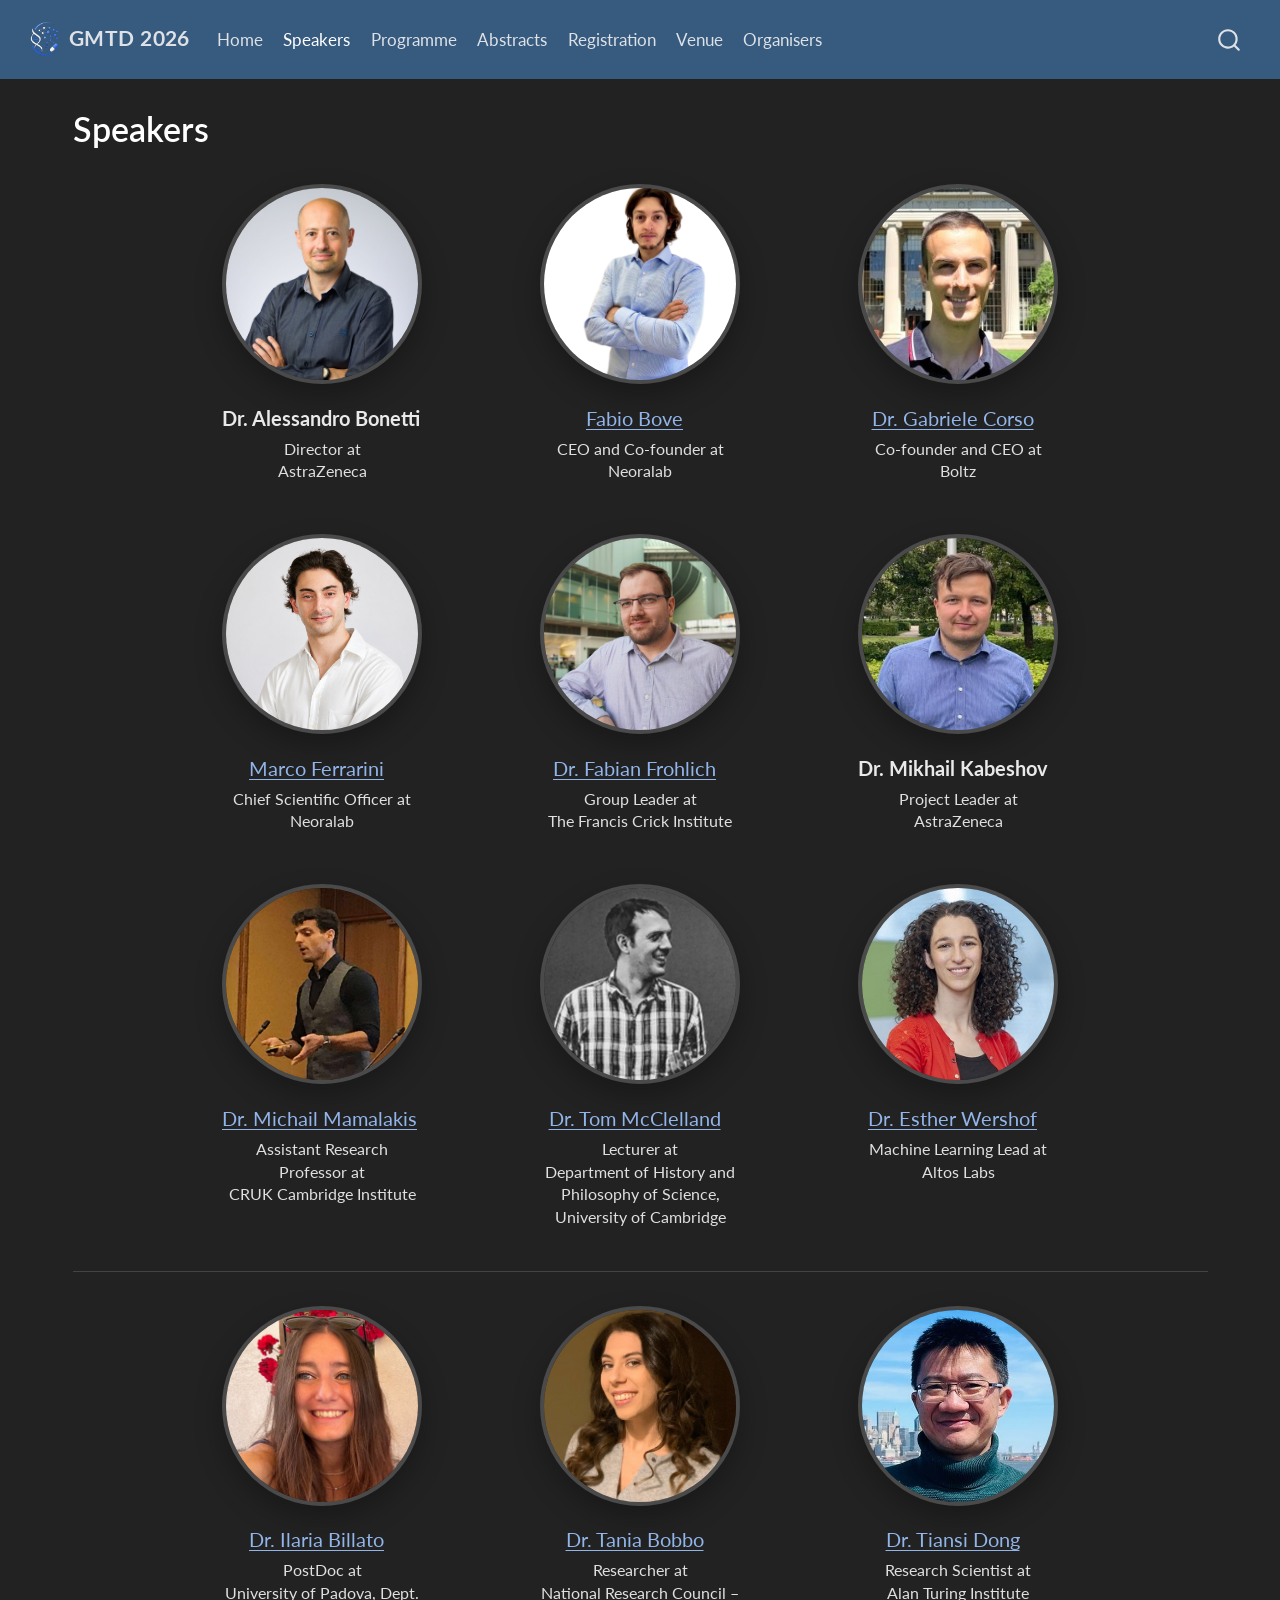
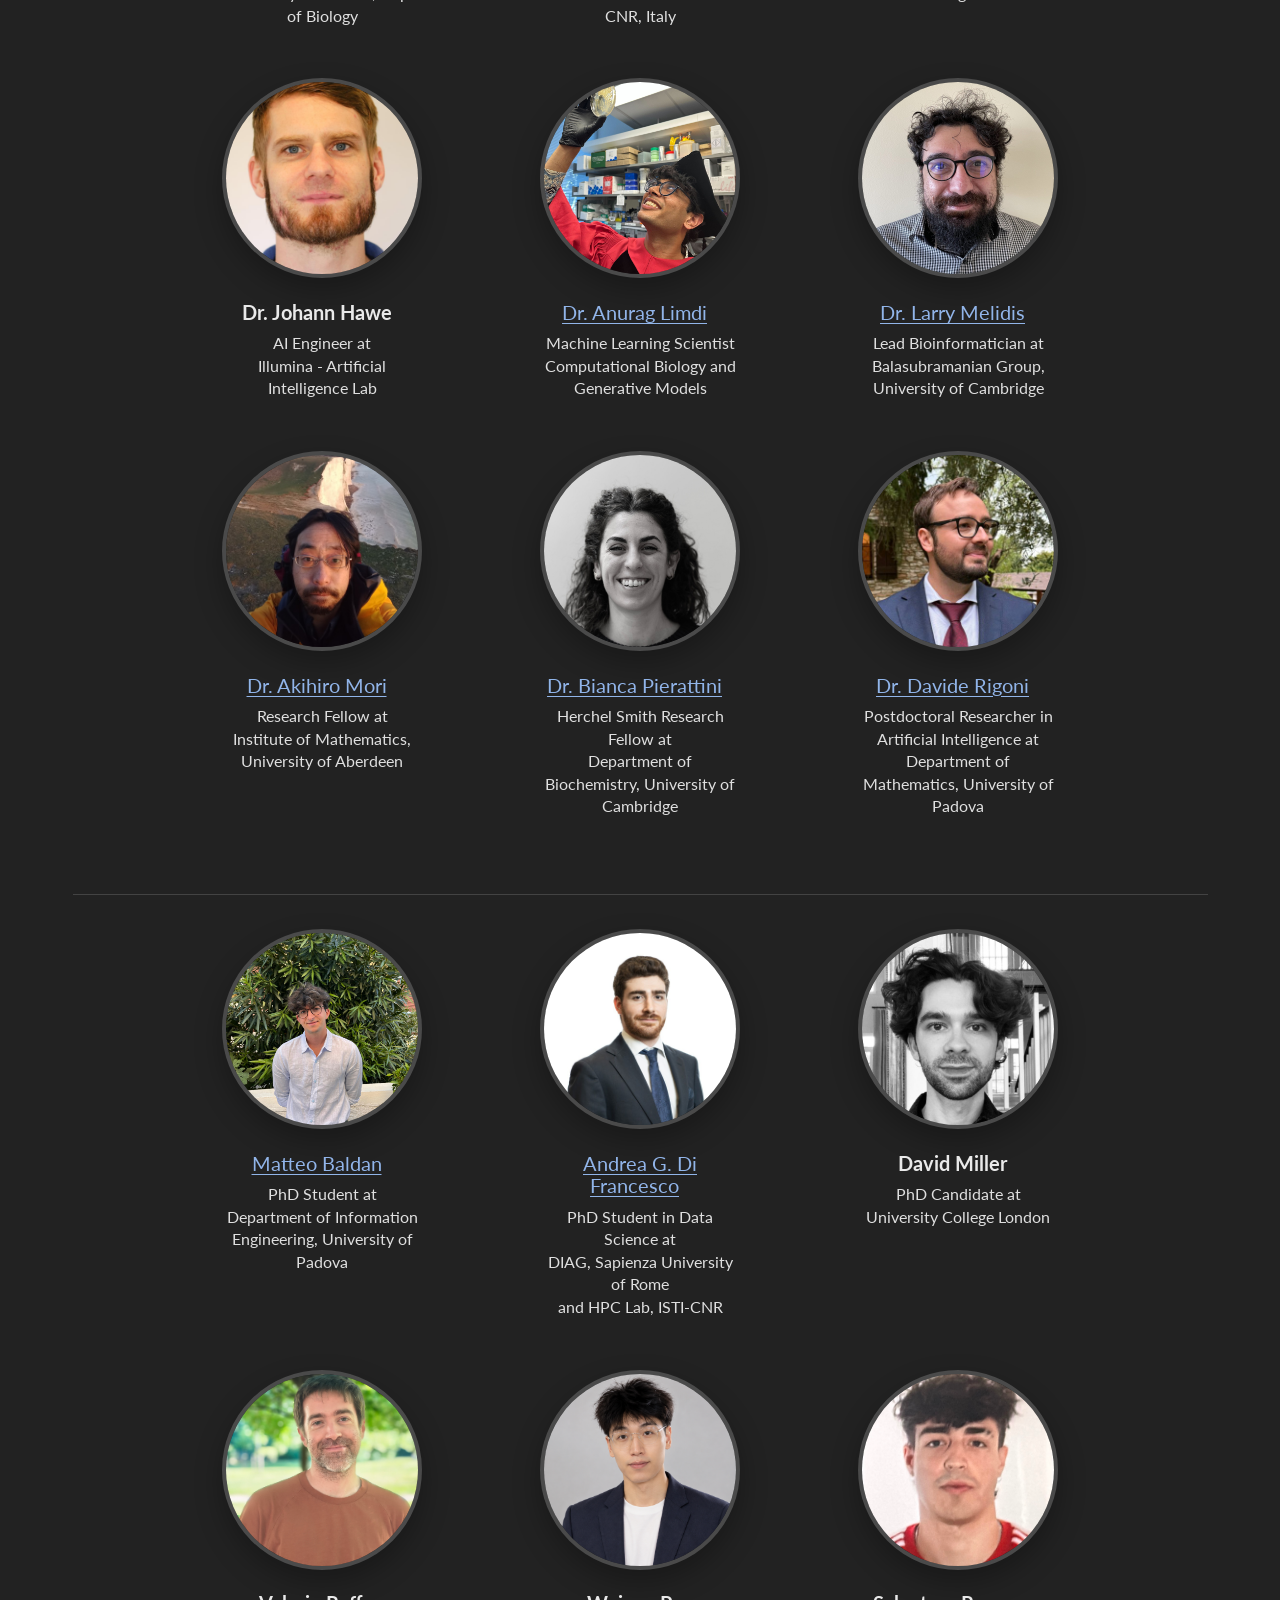
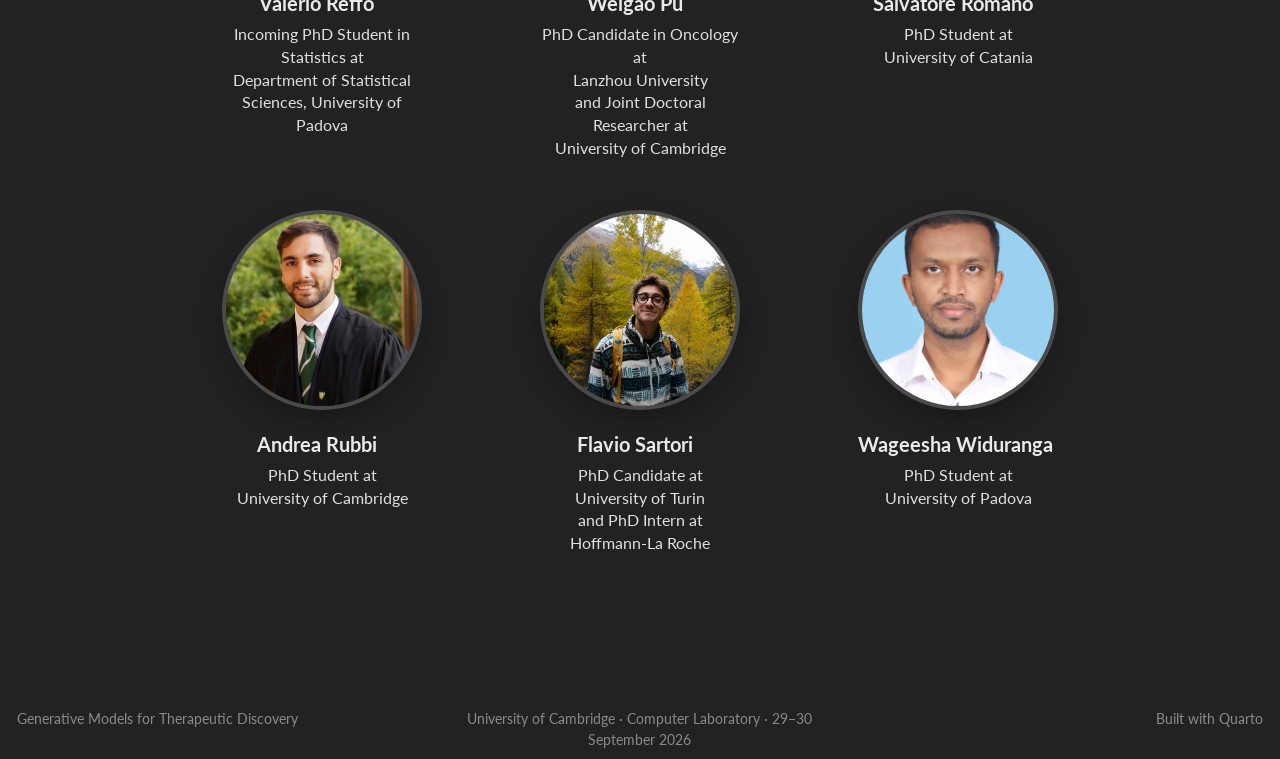
<file: docs/speakers.html>
<!DOCTYPE html>
<html xmlns="http://www.w3.org/1999/xhtml" lang="en" xml:lang="en"><head>

<meta charset="utf-8">
<meta name="generator" content="quarto-1.9.37">

<meta name="viewport" content="width=device-width, initial-scale=1.0, user-scalable=yes">


<title>Speakers – Generative Models for Therapeutic Discovery</title>
<style>
/* Default styles provided by pandoc.
** See https://pandoc.org/MANUAL.html#variables-for-html for config info.
*/
code{white-space: pre-wrap;}
span.smallcaps{font-variant: small-caps;}
div.columns{display: flex; gap: min(4vw, 1.5em);}
div.column{flex: auto; overflow-x: auto;}
div.hanging-indent{margin-left: 1.5em; text-indent: -1.5em;}
ul.task-list{list-style: none;}
ul.task-list li input[type="checkbox"] {
  width: 0.8em;
  margin: 0 0.8em 0.2em -1em; /* quarto-specific, see https://github.com/quarto-dev/quarto-cli/issues/4556 */ 
  vertical-align: middle;
}
</style>


<script src="site_libs/quarto-nav/quarto-nav.js"></script>
<script src="site_libs/quarto-nav/headroom.min.js"></script>
<script src="site_libs/clipboard/clipboard.min.js"></script>
<script src="site_libs/quarto-search/autocomplete.umd.js"></script>
<script src="site_libs/quarto-search/fuse.min.js"></script>
<script src="site_libs/quarto-search/quarto-search.js"></script>
<meta name="quarto:offset" content="./">
<script src="site_libs/quarto-html/quarto.js" type="module"></script>
<script src="site_libs/quarto-html/tabsets/tabsets.js" type="module"></script>
<script src="site_libs/quarto-html/popper.min.js"></script>
<script src="site_libs/quarto-html/tippy.umd.min.js"></script>
<script src="site_libs/quarto-html/anchor.min.js"></script>
<link href="site_libs/quarto-html/tippy.css" rel="stylesheet">
<link href="site_libs/quarto-html/quarto-syntax-highlighting-dark-d0ae9245876894da5ac7e18953ecc5cc.css" rel="stylesheet" id="quarto-text-highlighting-styles">
<script src="site_libs/bootstrap/bootstrap.min.js"></script>
<link href="site_libs/bootstrap/bootstrap-icons.css" rel="stylesheet">
<link href="site_libs/bootstrap/bootstrap-4360c678b5099ca041644eb02eaa1bfe.min.css" rel="stylesheet" append-hash="true" id="quarto-bootstrap" data-mode="dark">
<script id="quarto-search-options" type="application/json">{
  "location": "navbar",
  "copy-button": false,
  "collapse-after": 3,
  "panel-placement": "end",
  "type": "overlay",
  "limit": 50,
  "keyboard-shortcut": [
    "f",
    "/",
    "s"
  ],
  "show-item-context": false,
  "language": {
    "search-no-results-text": "No results",
    "search-matching-documents-text": "matching documents",
    "search-copy-link-title": "Copy link to search",
    "search-hide-matches-text": "Hide additional matches",
    "search-more-match-text": "more match in this document",
    "search-more-matches-text": "more matches in this document",
    "search-clear-button-title": "Clear",
    "search-text-placeholder": "",
    "search-detached-cancel-button-title": "Cancel",
    "search-submit-button-title": "Submit",
    "search-label": "Search"
  }
}</script>
<style>html{ scroll-behavior: smooth; }</style>


<link rel="stylesheet" href="styles.css">
</head>

<body class="nav-fixed quarto-light">

<div id="quarto-search-results"></div>
  <header id="quarto-header" class="headroom fixed-top">
    <nav class="navbar navbar-expand-lg " data-bs-theme="dark">
      <div class="navbar-container container-fluid">
      <div class="navbar-brand-container mx-auto">
    <a href="./index.html" class="navbar-brand navbar-brand-logo">
    <img src="./assets/img/logo_alpha2.png" alt="GMTD 2026 logo" class="navbar-logo light-content">
    <img src="./assets/img/logo_alpha2.png" alt="GMTD 2026 logo" class="navbar-logo dark-content">
    </a>
    <a class="navbar-brand" href="./index.html">
    <span class="navbar-title">GMTD 2026</span>
    </a>
  </div>
            <div id="quarto-search" class="" title="Search"></div>
          <button class="navbar-toggler" type="button" data-bs-toggle="collapse" data-bs-target="#navbarCollapse" aria-controls="navbarCollapse" role="menu" aria-expanded="false" aria-label="Toggle navigation" onclick="if (window.quartoToggleHeadroom) { window.quartoToggleHeadroom(); }">
  <span class="navbar-toggler-icon"></span>
</button>
          <div class="collapse navbar-collapse" id="navbarCollapse">
            <ul class="navbar-nav navbar-nav-scroll me-auto">
  <li class="nav-item">
    <a class="nav-link" href="./index.html"> 
<span class="menu-text">Home</span></a>
  </li>  
  <li class="nav-item">
    <a class="nav-link active" href="./speakers.html" aria-current="page"> 
<span class="menu-text">Speakers</span></a>
  </li>  
  <li class="nav-item">
    <a class="nav-link" href="./programme.html"> 
<span class="menu-text">Programme</span></a>
  </li>  
  <li class="nav-item">
    <a class="nav-link" href="./abstracts.html"> 
<span class="menu-text">Abstracts</span></a>
  </li>  
  <li class="nav-item">
    <a class="nav-link" href="./registration.html"> 
<span class="menu-text">Registration</span></a>
  </li>  
  <li class="nav-item">
    <a class="nav-link" href="./venue.html"> 
<span class="menu-text">Venue</span></a>
  </li>  
  <li class="nav-item">
    <a class="nav-link" href="./organisers.html"> 
<span class="menu-text">Organisers</span></a>
  </li>  
</ul>
          </div> <!-- /navcollapse -->
            <div class="quarto-navbar-tools">
</div>
      </div> <!-- /container-fluid -->
    </nav>
</header>
<!-- content -->
<div id="quarto-content" class="quarto-container page-columns page-rows-contents page-layout-full page-navbar">
<!-- sidebar -->
<!-- margin-sidebar -->
    
<!-- main -->
<main class="content column-page" id="quarto-document-content">

<header id="title-block-header" class="quarto-title-block default">
<div class="quarto-title">
<h1 class="title">Speakers</h1>
</div>



<div class="quarto-title-meta column-page">

    
  
    
  </div>
  


</header>


<div class="speaker-gallery">
<div class="speaker-profile">
<p><img src="assets/img/speakers/alessandro-bonetti.jpg" class="speaker-profile-photo img-fluid" alt="Dr. Alessandro Bonetti"></p>
<section id="dr.-alessandro-bonetti" class="level3">
<h3 class="anchored" data-anchor-id="dr.-alessandro-bonetti">Dr.&nbsp;Alessandro Bonetti</h3>
<p>Director at <br> AstraZeneca</p>
</section>
</div>
<div class="speaker-profile">
<p><a href="https://www.linkedin.com/in/fabio-bove-fb" target="_blank"><img src="assets/img/speakers/fabio-bove.png" class="speaker-profile-photo img-fluid" alt="Fabio Bove"></a></p>
<section id="fabio-bove" class="level3">
<h3 class="anchored" data-anchor-id="fabio-bove"><a href="https://www.linkedin.com/in/fabio-bove-fb" target="_blank">Fabio Bove</a></h3>
<p>CEO and Co-founder at <br> Neoralab</p>
</section>
</div>
<div class="speaker-profile">
<p><a href="https://gcorso.github.io/" target="_blank"><img src="assets/img/speakers/gab-corso.jpeg" class="speaker-profile-photo img-fluid" alt="Dr. Gabriele Corso"></a></p>
<section id="dr.-gabriele-corso" class="level3">
<h3 class="anchored" data-anchor-id="dr.-gabriele-corso"><a href="https://gcorso.github.io/" target="_blank">Dr.&nbsp;Gabriele Corso</a></h3>
<p>Co-founder and CEO at <br> Boltz</p>
</section>
</div>
<div class="speaker-profile">
<p><a href="https://www.linkedin.com/in/marcoferrarini/" target="_blank"><img src="assets/img/speakers/marco-ferrarini.png" class="speaker-profile-photo img-fluid" alt="Marco Ferrarini"></a></p>
<section id="marco-ferrarini" class="level3">
<h3 class="anchored" data-anchor-id="marco-ferrarini"><a href="https://www.linkedin.com/in/marcoferrarini/" target="_blank">Marco Ferrarini</a></h3>
<p>Chief Scientific Officer at <br> Neoralab</p>
</section>
</div>
<div class="speaker-profile">
<p><a href="https://www.frohlichlab.com/" target="_blank"><img src="assets/img/speakers/fabfro.jpeg" class="speaker-profile-photo img-fluid" alt="Dr. Fabian Frohlich"></a></p>
<section id="dr.-fabian-frohlich" class="level3">
<h3 class="anchored" data-anchor-id="dr.-fabian-frohlich"><a href="https://www.frohlichlab.com/" target="_blank">Dr.&nbsp;Fabian Frohlich</a></h3>
<p>Group Leader at <br></p>
<p>The Francis Crick Institute</p>
</section>
</div>
<div class="speaker-profile">
<p><img src="assets/img/speakers/mikhail-kabeshov.jpeg" class="speaker-profile-photo img-fluid" alt="Dr. Mikhail Kabeshov"></p>
<section id="dr.-mikhail-kabeshov" class="level3">
<h3 class="anchored" data-anchor-id="dr.-mikhail-kabeshov">Dr.&nbsp;Mikhail Kabeshov</h3>
<p>Project Leader at <br> AstraZeneca</p>
</section>
</div>
<div class="speaker-profile">
<p><a href="https://www.cst.cam.ac.uk/people/mm2703" target="_blank"><img src="assets/img/speakers/mikemamalakis.png" class="speaker-profile-photo img-fluid" alt="Dr. Michail Mamalakis"></a></p>
<section id="dr.-michail-mamalakis" class="level3">
<h3 class="anchored" data-anchor-id="dr.-michail-mamalakis"><a href="https://www.cst.cam.ac.uk/people/mm2703" target="_blank">Dr.&nbsp;Michail Mamalakis</a></h3>
<p>Assistant Research Professor at <br> CRUK Cambridge Institute</p>
</section>
</div>
<div class="speaker-profile">
<p><a href="https://tommcclelland.org/" target="_blank"><img src="assets/img/speakers/tom-mcclelland.jpg" class="speaker-profile-photo img-fluid" alt="Tom McClelland"></a></p>
<section id="dr.-tom-mcclelland" class="level3">
<h3 class="anchored" data-anchor-id="dr.-tom-mcclelland"><a href="https://tommcclelland.org/" target="_blank">Dr.&nbsp;Tom McClelland</a></h3>
<p>Lecturer at <br> Department of History and Philosophy of Science,<br> University of Cambridge</p>
</section>
</div>
<div class="speaker-profile">
<p><a href="https://www.linkedin.com/in/esther-wershof-585b35220/" target="_blank"><img src="assets/img/speakers/est-wer.jpg" class="speaker-profile-photo img-fluid" alt="Dr. Esther Wershof"></a></p>
<section id="dr.-esther-wershof" class="level3">
<h3 class="anchored" data-anchor-id="dr.-esther-wershof"><a href="https://www.linkedin.com/in/esther-wershof-585b35220/" target="_blank">Dr.&nbsp;Esther Wershof</a></h3>
<p>Machine Learning Lead at <br> Altos Labs</p>
</section>
</div>
</div>
<section id="section" class="level2">
<h2 class="anchored" data-anchor-id="section"></h2>
<div class="speaker-gallery">
<div class="speaker-profile">
<p><a href="https://github.com/billila" target="_blank"><img src="assets/img/speakers/ilaria-billato.jpeg" class="speaker-profile-photo img-fluid" alt="Ilaria Billato"></a></p>
<section id="dr.-ilaria-billato" class="level3">
<h3 class="anchored" data-anchor-id="dr.-ilaria-billato"><a href="https://github.com/billila" target="_blank">Dr.&nbsp;Ilaria Billato</a></h3>
<p>PostDoc at <br> University of Padova, Dept. of Biology</p>
</section>
</div>
<div class="speaker-profile">
<p><a href="https://www.linkedin.com/in/tania-bobbo-b9455042/" target="_blank"><img src="assets/img/speakers/tania-bobbo.jpg" class="speaker-profile-photo img-fluid" alt="Dr. Tania Bobbo"></a></p>
<section id="dr.-tania-bobbo" class="level3">
<h3 class="anchored" data-anchor-id="dr.-tania-bobbo"><a href="https://www.linkedin.com/in/tania-bobbo-b9455042/" target="_blank">Dr.&nbsp;Tania Bobbo</a></h3>
<p>Researcher at <br> National Research Council – CNR, Italy</p>
</section>
</div>
<div class="speaker-profile">
<p><a href="https://tiansidr.github.io/" target="_blank"><img src="assets/img/speakers/tiansi-dong.jpg" class="speaker-profile-photo img-fluid" alt="Dr. Tiansi Dong"></a></p>
<section id="dr.-tiansi-dong" class="level3">
<h3 class="anchored" data-anchor-id="dr.-tiansi-dong"><a href="https://tiansidr.github.io/" target="_blank">Dr.&nbsp;Tiansi Dong</a></h3>
<p>Research Scientist at <br> Alan Turing Institute</p>
</section>
</div>
<div class="speaker-profile">
<p><img src="assets/img/speakers/johawe.png" class="speaker-profile-photo img-fluid" alt="Dr. Johann Hawe"></p>
<section id="dr.-johann-hawe" class="level3">
<h3 class="anchored" data-anchor-id="dr.-johann-hawe">Dr.&nbsp;Johann Hawe</h3>
<p>AI Engineer at <br> Illumina - Artificial Intelligence Lab</p>
</section>
</div>
<div class="speaker-profile">
<p><a href="https://github.com/anuraglimdi" target="_blank"><img src="assets/img/speakers/anu-limdi.jpg" class="speaker-profile-photo img-fluid" alt="Dr. Anurag Limdi"></a></p>
<section id="dr.-anurag-limdi" class="level3">
<h3 class="anchored" data-anchor-id="dr.-anurag-limdi"><a href="https://github.com/anuraglimdi" target="_blank">Dr.&nbsp;Anurag Limdi</a></h3>
<p>Machine Learning Scientist <br></p>
<p>Computational Biology and Generative Models</p>
</section>
</div>
<div class="speaker-profile">
<p><a href="https://orcid.org/0000-0001-6853-2722" target="_blank"><img src="assets/img/speakers/larry-melidis.jpg" class="speaker-profile-photo img-fluid" alt="Dr. Larry Melidis"></a></p>
<section id="dr.-larry-melidis" class="level3">
<h3 class="anchored" data-anchor-id="dr.-larry-melidis"><a href="https://orcid.org/0000-0001-6853-2722" target="_blank">Dr.&nbsp;Larry Melidis</a></h3>
<p>Lead Bioinformatician at <br></p>
<p>Balasubramanian Group, University of Cambridge</p>
</section>
</div>
<div class="speaker-profile">
<p><a href="https://www.linkedin.com/in/mori-akihiro-20835522/" target="_blank"><img src="assets/img/speakers/aki-mori.jpeg" class="speaker-profile-photo img-fluid" alt="Dr. Akihiro Mori"></a></p>
<section id="dr.-akihiro-mori" class="level3">
<h3 class="anchored" data-anchor-id="dr.-akihiro-mori"><a href="https://www.linkedin.com/in/mori-akihiro-20835522/" target="_blank">Dr.&nbsp;Akihiro Mori</a></h3>
<p>Research Fellow at <br> Institute of Mathematics, University of Aberdeen</p>
</section>
</div>
<div class="speaker-profile">
<p><a href="https://www.linkedin.com/in/biancapierattini" target="_blank"><img src="assets/img/speakers/bianca-pierattini.jpg" class="speaker-profile-photo img-fluid" alt="Dr. Bianca Pierattini"></a></p>
<section id="dr.-bianca-pierattini" class="level3">
<h3 class="anchored" data-anchor-id="dr.-bianca-pierattini"><a href="https://www.linkedin.com/in/biancapierattini" target="_blank">Dr.&nbsp;Bianca Pierattini</a></h3>
<p>Herchel Smith Research Fellow at <br></p>
<p>Department of Biochemistry, University of Cambridge</p>
</section>
</div>
<div class="speaker-profile">
<p><a href="https://www.drigoni.it/" target="_blank"><img src="assets/img/speakers/davide-rigoni.jpeg" class="speaker-profile-photo img-fluid" alt="Dr. Davide Rigoni"></a></p>
<section id="dr.-davide-rigoni" class="level3">
<h3 class="anchored" data-anchor-id="dr.-davide-rigoni"><a href="https://www.drigoni.it/" target="_blank">Dr.&nbsp;Davide Rigoni</a></h3>
<p>Postdoctoral Researcher in Artificial Intelligence at <br></p>
<p>Department of Mathematics, University of Padova</p>
</section>
</div>
</div>
</section>
<section id="section-1" class="level2">
<h2 class="anchored" data-anchor-id="section-1"></h2>
<div class="speaker-gallery">
<div class="speaker-profile">
<p><a href="https://www.linkedin.com/in/matteo-baldan-2a17bb210/" target="_blank"><img src="assets/img/speakers/matteo-baldan.jpeg" class="speaker-profile-photo img-fluid" alt="Matteo Baldan"></a></p>
<section id="matteo-baldan" class="level3">
<h3 class="anchored" data-anchor-id="matteo-baldan"><a href="https://www.linkedin.com/in/matteo-baldan-2a17bb210/" target="_blank">Matteo Baldan</a></h3>
<p>PhD Student at <br></p>
<p>Department of Information Engineering, University of Padova</p>
</section>
</div>
<div class="speaker-profile">
<p><a href="https://sites.google.com/uniroma1.it/andreagiuseppedifrancesco/home-page" target="_blank"><img src="assets/img/speakers/andrea-di-francesco.jpeg" class="speaker-profile-photo img-fluid" alt="Andrea G. Di Francesco"></a></p>
<section id="andrea-g.-di-francesco" class="level3">
<h3 class="anchored" data-anchor-id="andrea-g.-di-francesco"><a href="https://sites.google.com/uniroma1.it/andreagiuseppedifrancesco/home-page" target="_blank">Andrea G. Di Francesco</a></h3>
<p>PhD Student in Data Science at <br></p>
<p>DIAG, Sapienza University of Rome <br></p>
<p>and HPC Lab, ISTI-CNR</p>
</section>
</div>
<div class="speaker-profile">
<p><img src="assets/img/speakers/dav-mill.jpeg" class="speaker-profile-photo img-fluid" alt="David Miller"></p>
<section id="david-miller" class="level3">
<h3 class="anchored" data-anchor-id="david-miller">David Miller</h3>
<p>PhD Candidate at <br></p>
<p>University College London</p>
</section>
</div>
<div class="speaker-profile">
<p><img src="assets/img/speakers/valerio-reffo.jpg" class="speaker-profile-photo img-fluid" alt="Valerio Reffo"></p>
<section id="valerio-reffo" class="level3">
<h3 class="anchored" data-anchor-id="valerio-reffo">Valerio Reffo</h3>
<p>Incoming PhD Student in Statistics at <br></p>
<p>Department of Statistical Sciences, University of Padova</p>
</section>
</div>
<div class="speaker-profile">
<p><img src="assets/img/speakers/weigao-pu.png" class="speaker-profile-photo img-fluid" alt="Weigao Pu"></p>
<section id="weigao-pu" class="level3">
<h3 class="anchored" data-anchor-id="weigao-pu">Weigao Pu</h3>
<p>PhD Candidate in Oncology at <br></p>
<p>Lanzhou University <br></p>
<p>and Joint Doctoral Researcher at <br></p>
<p>University of Cambridge</p>
</section>
</div>
<div class="speaker-profile">
<p><img src="assets/img/speakers/salvo-romano.jpeg" class="speaker-profile-photo img-fluid" alt="Salvatore Romano"></p>
<section id="salvatore-romano" class="level3">
<h3 class="anchored" data-anchor-id="salvatore-romano">Salvatore Romano</h3>
<p>PhD Student at <br></p>
<p>University of Catania</p>
</section>
</div>
<div class="speaker-profile">
<p><a href="https://andrearubbi.com" target="_blank"><img src="assets/img/speakers/andrea-rubbi.jpeg" class="speaker-profile-photo img-fluid" alt="Andrea Rubbi"></a></p>
<section id="andrea-rubbi" class="level3">
<h3 class="anchored" data-anchor-id="andrea-rubbi">Andrea Rubbi</h3>
<p>PhD Student at <br></p>
<p>University of Cambridge</p>
</section>
</div>
<div class="speaker-profile">
<p><img src="assets/img/speakers/flavio-sartori.png" class="speaker-profile-photo img-fluid" alt="Flavio Sartori"></p>
<section id="flavio-sartori" class="level3">
<h3 class="anchored" data-anchor-id="flavio-sartori">Flavio Sartori</h3>
<p>PhD Candidate at <br></p>
<p>University of Turin <br></p>
<p>and PhD Intern at <br></p>
<p>Hoffmann-La Roche</p>
</section>
</div>
<div class="speaker-profile">
<p><img src="assets/img/speakers/wageesha-widuranga.jpg" class="speaker-profile-photo img-fluid" alt="Wageesha Widuranga"></p>
<section id="wageesha-widuranga" class="level3">
<h3 class="anchored" data-anchor-id="wageesha-widuranga">Wageesha Widuranga</h3>
<p>PhD Student at <br></p>
<p>University of Padova</p>
</section>
</div>
</div>


</section>

</main> <!-- /main -->
<script id="quarto-html-after-body" type="application/javascript">
  window.document.addEventListener("DOMContentLoaded", function (event) {
    const icon = "";
    const anchorJS = new window.AnchorJS();
    anchorJS.options = {
      placement: 'right',
      icon: icon
    };
    anchorJS.add('.anchored');
    const isCodeAnnotation = (el) => {
      for (const clz of el.classList) {
        if (clz.startsWith('code-annotation-')) {                     
          return true;
        }
      }
      return false;
    }
    const onCopySuccess = function(e) {
      // button target
      const button = e.trigger;
      // don't keep focus
      button.blur();
      // flash "checked"
      button.classList.add('code-copy-button-checked');
      var currentTitle = button.getAttribute("title");
      button.setAttribute("title", "Copied!");
      let tooltip;
      if (window.bootstrap) {
        button.setAttribute("data-bs-toggle", "tooltip");
        button.setAttribute("data-bs-placement", "left");
        button.setAttribute("data-bs-title", "Copied!");
        tooltip = new bootstrap.Tooltip(button, 
          { trigger: "manual", 
            customClass: "code-copy-button-tooltip",
            offset: [0, -8]});
        tooltip.show();    
      }
      setTimeout(function() {
        if (tooltip) {
          tooltip.hide();
          button.removeAttribute("data-bs-title");
          button.removeAttribute("data-bs-toggle");
          button.removeAttribute("data-bs-placement");
        }
        button.setAttribute("title", currentTitle);
        button.classList.remove('code-copy-button-checked');
      }, 1000);
      // clear code selection
      e.clearSelection();
    }
    const getTextToCopy = function(trigger) {
      const outerScaffold = trigger.parentElement.cloneNode(true);
      const codeEl = outerScaffold.querySelector('code');
      for (const childEl of codeEl.children) {
        if (isCodeAnnotation(childEl)) {
          childEl.remove();
        }
      }
      return codeEl.innerText;
    }
    const clipboard = new window.ClipboardJS('.code-copy-button:not([data-in-quarto-modal])', {
      text: getTextToCopy
    });
    clipboard.on('success', onCopySuccess);
    if (window.document.getElementById('quarto-embedded-source-code-modal')) {
      const clipboardModal = new window.ClipboardJS('.code-copy-button[data-in-quarto-modal]', {
        text: getTextToCopy,
        container: window.document.getElementById('quarto-embedded-source-code-modal')
      });
      clipboardModal.on('success', onCopySuccess);
    }
      var localhostRegex = new RegExp(/^(?:http|https):\/\/localhost\:?[0-9]*\//);
      var mailtoRegex = new RegExp(/^mailto:/);
        var filterRegex = new RegExp("https:\/\/YOUR-USERNAME\.github\.io\/generative-therapeutic-discovery\/");
      var isInternal = (href) => {
          return filterRegex.test(href) || localhostRegex.test(href) || mailtoRegex.test(href);
      }
      // Inspect non-navigation links and adorn them if external
     var links = window.document.querySelectorAll('a[href]:not(.nav-link):not(.navbar-brand):not(.toc-action):not(.sidebar-link):not(.sidebar-item-toggle):not(.pagination-link):not(.no-external):not([aria-hidden]):not(.dropdown-item):not(.quarto-navigation-tool):not(.about-link)');
      for (var i=0; i<links.length; i++) {
        const link = links[i];
        if (!isInternal(link.href)) {
          // undo the damage that might have been done by quarto-nav.js in the case of
          // links that we want to consider external
          if (link.dataset.originalHref !== undefined) {
            link.href = link.dataset.originalHref;
          }
        }
      }
    function tippyHover(el, contentFn, onTriggerFn, onUntriggerFn) {
      const config = {
        allowHTML: true,
        maxWidth: 500,
        delay: 100,
        arrow: false,
        appendTo: function(el) {
            return el.parentElement;
        },
        interactive: true,
        interactiveBorder: 10,
        theme: 'quarto',
        placement: 'bottom-start',
      };
      if (contentFn) {
        config.content = contentFn;
      }
      if (onTriggerFn) {
        config.onTrigger = onTriggerFn;
      }
      if (onUntriggerFn) {
        config.onUntrigger = onUntriggerFn;
      }
      window.tippy(el, config); 
    }
    const noterefs = window.document.querySelectorAll('a[role="doc-noteref"]');
    for (var i=0; i<noterefs.length; i++) {
      const ref = noterefs[i];
      tippyHover(ref, function() {
        // use id or data attribute instead here
        let href = ref.getAttribute('data-footnote-href') || ref.getAttribute('href');
        try { href = new URL(href).hash; } catch {}
        const id = href.replace(/^#\/?/, "");
        const note = window.document.getElementById(id);
        if (note) {
          return note.innerHTML;
        } else {
          return "";
        }
      });
    }
    const xrefs = window.document.querySelectorAll('a.quarto-xref');
    const processXRef = (id, note) => {
      // Strip column container classes
      const stripColumnClz = (el) => {
        el.classList.remove("page-full", "page-columns");
        if (el.children) {
          for (const child of el.children) {
            stripColumnClz(child);
          }
        }
      }
      stripColumnClz(note)
      if (id === null || id.startsWith('sec-')) {
        // Special case sections, only their first couple elements
        const container = document.createElement("div");
        if (note.children && note.children.length > 2) {
          container.appendChild(note.children[0].cloneNode(true));
          for (let i = 1; i < note.children.length; i++) {
            const child = note.children[i];
            if (child.tagName === "P" && child.innerText === "") {
              continue;
            } else {
              container.appendChild(child.cloneNode(true));
              break;
            }
          }
          if (window.Quarto?.typesetMath) {
            window.Quarto.typesetMath(container);
          }
          return container.innerHTML
        } else {
          if (window.Quarto?.typesetMath) {
            window.Quarto.typesetMath(note);
          }
          return note.innerHTML;
        }
      } else {
        // Remove any anchor links if they are present
        const anchorLink = note.querySelector('a.anchorjs-link');
        if (anchorLink) {
          anchorLink.remove();
        }
        if (window.Quarto?.typesetMath) {
          window.Quarto.typesetMath(note);
        }
        if (note.classList.contains("callout")) {
          return note.outerHTML;
        } else {
          return note.innerHTML;
        }
      }
    }
    for (var i=0; i<xrefs.length; i++) {
      const xref = xrefs[i];
      tippyHover(xref, undefined, function(instance) {
        instance.disable();
        let url = xref.getAttribute('href');
        let hash = undefined; 
        if (url.startsWith('#')) {
          hash = url;
        } else {
          try { hash = new URL(url).hash; } catch {}
        }
        if (hash) {
          const id = hash.replace(/^#\/?/, "");
          const note = window.document.getElementById(id);
          if (note !== null) {
            try {
              const html = processXRef(id, note.cloneNode(true));
              instance.setContent(html);
            } finally {
              instance.enable();
              instance.show();
            }
          } else {
            // See if we can fetch this
            fetch(url.split('#')[0])
            .then(res => res.text())
            .then(html => {
              const parser = new DOMParser();
              const htmlDoc = parser.parseFromString(html, "text/html");
              const note = htmlDoc.getElementById(id);
              if (note !== null) {
                const html = processXRef(id, note);
                instance.setContent(html);
              } 
            }).finally(() => {
              instance.enable();
              instance.show();
            });
          }
        } else {
          // See if we can fetch a full url (with no hash to target)
          // This is a special case and we should probably do some content thinning / targeting
          fetch(url)
          .then(res => res.text())
          .then(html => {
            const parser = new DOMParser();
            const htmlDoc = parser.parseFromString(html, "text/html");
            const note = htmlDoc.querySelector('main.content');
            if (note !== null) {
              // This should only happen for chapter cross references
              // (since there is no id in the URL)
              // remove the first header
              if (note.children.length > 0 && note.children[0].tagName === "HEADER") {
                note.children[0].remove();
              }
              const html = processXRef(null, note);
              instance.setContent(html);
            } 
          }).finally(() => {
            instance.enable();
            instance.show();
          });
        }
      }, function(instance) {
      });
    }
        let selectedAnnoteEl;
        const selectorForAnnotation = ( cell, annotation) => {
          let cellAttr = 'data-code-cell="' + cell + '"';
          let lineAttr = 'data-code-annotation="' +  annotation + '"';
          const selector = 'span[' + cellAttr + '][' + lineAttr + ']';
          return selector;
        }
        const selectCodeLines = (annoteEl) => {
          const doc = window.document;
          const targetCell = annoteEl.getAttribute("data-target-cell");
          const targetAnnotation = annoteEl.getAttribute("data-target-annotation");
          const annoteSpan = window.document.querySelector(selectorForAnnotation(targetCell, targetAnnotation));
          const lines = annoteSpan.getAttribute("data-code-lines").split(",");
          const lineIds = lines.map((line) => {
            return targetCell + "-" + line;
          })
          let top = null;
          let height = null;
          let parent = null;
          if (lineIds.length > 0) {
              //compute the position of the single el (top and bottom and make a div)
              const el = window.document.getElementById(lineIds[0]);
              top = el.offsetTop;
              height = el.offsetHeight;
              parent = el.parentElement.parentElement;
            if (lineIds.length > 1) {
              const lastEl = window.document.getElementById(lineIds[lineIds.length - 1]);
              const bottom = lastEl.offsetTop + lastEl.offsetHeight;
              height = bottom - top;
            }
            if (top !== null && height !== null && parent !== null) {
              // cook up a div (if necessary) and position it 
              let div = window.document.getElementById("code-annotation-line-highlight");
              if (div === null) {
                div = window.document.createElement("div");
                div.setAttribute("id", "code-annotation-line-highlight");
                div.style.position = 'absolute';
                parent.appendChild(div);
              }
              div.style.top = top - 2 + "px";
              div.style.height = height + 4 + "px";
              div.style.left = 0;
              let gutterDiv = window.document.getElementById("code-annotation-line-highlight-gutter");
              if (gutterDiv === null) {
                gutterDiv = window.document.createElement("div");
                gutterDiv.setAttribute("id", "code-annotation-line-highlight-gutter");
                gutterDiv.style.position = 'absolute';
                const codeCell = window.document.getElementById(targetCell);
                const gutter = codeCell.querySelector('.code-annotation-gutter');
                gutter.appendChild(gutterDiv);
              }
              gutterDiv.style.top = top - 2 + "px";
              gutterDiv.style.height = height + 4 + "px";
            }
            selectedAnnoteEl = annoteEl;
          }
        };
        const unselectCodeLines = () => {
          const elementsIds = ["code-annotation-line-highlight", "code-annotation-line-highlight-gutter"];
          elementsIds.forEach((elId) => {
            const div = window.document.getElementById(elId);
            if (div) {
              div.remove();
            }
          });
          selectedAnnoteEl = undefined;
        };
          // Handle positioning of the toggle
      window.addEventListener(
        "resize",
        throttle(() => {
          elRect = undefined;
          if (selectedAnnoteEl) {
            selectCodeLines(selectedAnnoteEl);
          }
        }, 10)
      );
      function throttle(fn, ms) {
      let throttle = false;
      let timer;
        return (...args) => {
          if(!throttle) { // first call gets through
              fn.apply(this, args);
              throttle = true;
          } else { // all the others get throttled
              if(timer) clearTimeout(timer); // cancel #2
              timer = setTimeout(() => {
                fn.apply(this, args);
                timer = throttle = false;
              }, ms);
          }
        };
      }
        // Attach click handler to the DT
        const annoteDls = window.document.querySelectorAll('dt[data-target-cell]');
        for (const annoteDlNode of annoteDls) {
          annoteDlNode.addEventListener('click', (event) => {
            const clickedEl = event.target;
            if (clickedEl !== selectedAnnoteEl) {
              unselectCodeLines();
              const activeEl = window.document.querySelector('dt[data-target-cell].code-annotation-active');
              if (activeEl) {
                activeEl.classList.remove('code-annotation-active');
              }
              selectCodeLines(clickedEl);
              clickedEl.classList.add('code-annotation-active');
            } else {
              // Unselect the line
              unselectCodeLines();
              clickedEl.classList.remove('code-annotation-active');
            }
          });
        }
    const findCites = (el) => {
      const parentEl = el.parentElement;
      if (parentEl) {
        const cites = parentEl.dataset.cites;
        if (cites) {
          return {
            el,
            cites: cites.split(' ')
          };
        } else {
          return findCites(el.parentElement)
        }
      } else {
        return undefined;
      }
    };
    var bibliorefs = window.document.querySelectorAll('a[role="doc-biblioref"]');
    for (var i=0; i<bibliorefs.length; i++) {
      const ref = bibliorefs[i];
      const citeInfo = findCites(ref);
      if (citeInfo) {
        tippyHover(citeInfo.el, function() {
          var popup = window.document.createElement('div');
          citeInfo.cites.forEach(function(cite) {
            var citeDiv = window.document.createElement('div');
            citeDiv.classList.add('hanging-indent');
            citeDiv.classList.add('csl-entry');
            var biblioDiv = window.document.getElementById('ref-' + cite);
            if (biblioDiv) {
              citeDiv.innerHTML = biblioDiv.innerHTML;
            }
            popup.appendChild(citeDiv);
          });
          return popup.innerHTML;
        });
      }
    }
  });
  </script>
</div> <!-- /content -->
<footer class="footer">
  <div class="nav-footer">
    <div class="nav-footer-left">
<p>Generative Models for Therapeutic Discovery</p>
</div>   
    <div class="nav-footer-center">
<p>University of Cambridge · Computer Laboratory · 29–30 September 2026</p>
</div>
    <div class="nav-footer-right">
<p>Built with Quarto</p>
</div>
  </div>
</footer>




<script src="site_libs/quarto-html/zenscroll-min.js"></script>
</body></html>
</file>
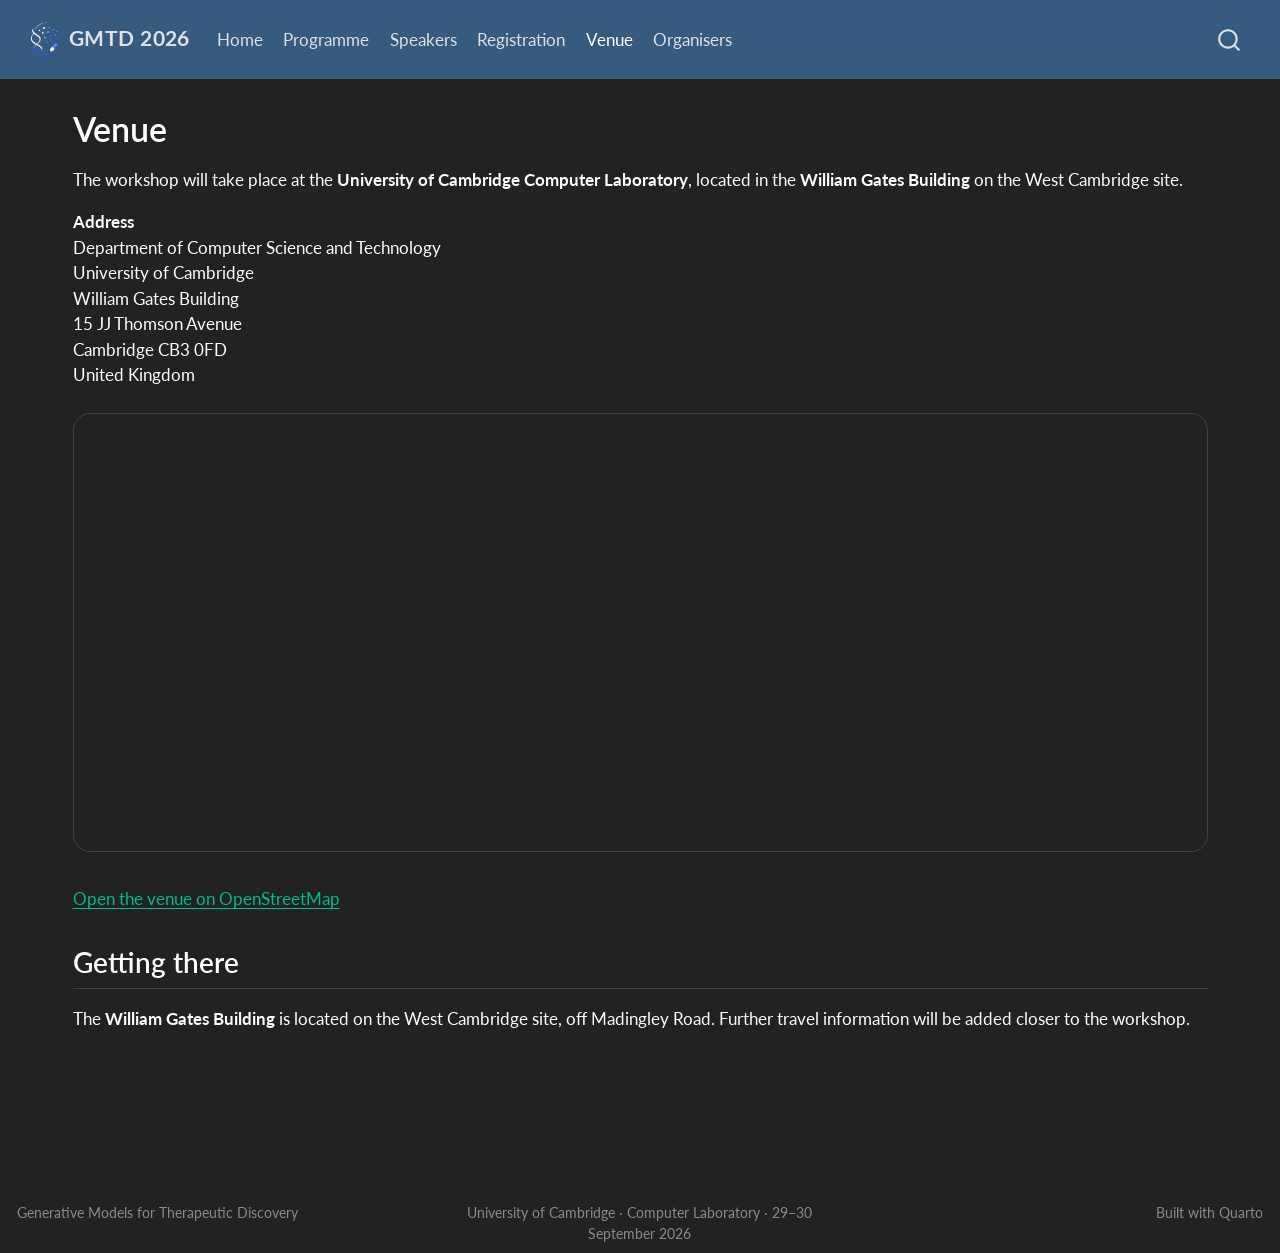
<file: docs/venue.html>
<!DOCTYPE html>
<html xmlns="http://www.w3.org/1999/xhtml" lang="en" xml:lang="en"><head>

<meta charset="utf-8">
<meta name="generator" content="quarto-1.9.37">

<meta name="viewport" content="width=device-width, initial-scale=1.0, user-scalable=yes">


<title>Venue – Generative Models for Therapeutic Discovery</title>
<style>
/* Default styles provided by pandoc.
** See https://pandoc.org/MANUAL.html#variables-for-html for config info.
*/
code{white-space: pre-wrap;}
span.smallcaps{font-variant: small-caps;}
div.columns{display: flex; gap: min(4vw, 1.5em);}
div.column{flex: auto; overflow-x: auto;}
div.hanging-indent{margin-left: 1.5em; text-indent: -1.5em;}
ul.task-list{list-style: none;}
ul.task-list li input[type="checkbox"] {
  width: 0.8em;
  margin: 0 0.8em 0.2em -1em; /* quarto-specific, see https://github.com/quarto-dev/quarto-cli/issues/4556 */ 
  vertical-align: middle;
}
</style>


<script src="site_libs/quarto-nav/quarto-nav.js"></script>
<script src="site_libs/quarto-nav/headroom.min.js"></script>
<script src="site_libs/clipboard/clipboard.min.js"></script>
<script src="site_libs/quarto-search/autocomplete.umd.js"></script>
<script src="site_libs/quarto-search/fuse.min.js"></script>
<script src="site_libs/quarto-search/quarto-search.js"></script>
<meta name="quarto:offset" content="./">
<script src="site_libs/quarto-html/quarto.js" type="module"></script>
<script src="site_libs/quarto-html/tabsets/tabsets.js" type="module"></script>
<script src="site_libs/quarto-html/popper.min.js"></script>
<script src="site_libs/quarto-html/tippy.umd.min.js"></script>
<script src="site_libs/quarto-html/anchor.min.js"></script>
<link href="site_libs/quarto-html/tippy.css" rel="stylesheet">
<link href="site_libs/quarto-html/quarto-syntax-highlighting-dark-d0ae9245876894da5ac7e18953ecc5cc.css" rel="stylesheet" id="quarto-text-highlighting-styles">
<script src="site_libs/bootstrap/bootstrap.min.js"></script>
<link href="site_libs/bootstrap/bootstrap-icons.css" rel="stylesheet">
<link href="site_libs/bootstrap/bootstrap-4360c678b5099ca041644eb02eaa1bfe.min.css" rel="stylesheet" append-hash="true" id="quarto-bootstrap" data-mode="dark">
<script id="quarto-search-options" type="application/json">{
  "location": "navbar",
  "copy-button": false,
  "collapse-after": 3,
  "panel-placement": "end",
  "type": "overlay",
  "limit": 50,
  "keyboard-shortcut": [
    "f",
    "/",
    "s"
  ],
  "show-item-context": false,
  "language": {
    "search-no-results-text": "No results",
    "search-matching-documents-text": "matching documents",
    "search-copy-link-title": "Copy link to search",
    "search-hide-matches-text": "Hide additional matches",
    "search-more-match-text": "more match in this document",
    "search-more-matches-text": "more matches in this document",
    "search-clear-button-title": "Clear",
    "search-text-placeholder": "",
    "search-detached-cancel-button-title": "Cancel",
    "search-submit-button-title": "Submit",
    "search-label": "Search"
  }
}</script>
<style>html{ scroll-behavior: smooth; }</style>


<link rel="stylesheet" href="styles.css">
</head>

<body class="nav-fixed quarto-light">

<div id="quarto-search-results"></div>
  <header id="quarto-header" class="headroom fixed-top">
    <nav class="navbar navbar-expand-lg " data-bs-theme="dark">
      <div class="navbar-container container-fluid">
      <div class="navbar-brand-container mx-auto">
    <a href="./index.html" class="navbar-brand navbar-brand-logo">
    <img src="./assets/img/logo_alpha2.png" alt="GMTD 2026 logo" class="navbar-logo light-content">
    <img src="./assets/img/logo_alpha2.png" alt="GMTD 2026 logo" class="navbar-logo dark-content">
    </a>
    <a class="navbar-brand" href="./index.html">
    <span class="navbar-title">GMTD 2026</span>
    </a>
  </div>
            <div id="quarto-search" class="" title="Search"></div>
          <button class="navbar-toggler" type="button" data-bs-toggle="collapse" data-bs-target="#navbarCollapse" aria-controls="navbarCollapse" role="menu" aria-expanded="false" aria-label="Toggle navigation" onclick="if (window.quartoToggleHeadroom) { window.quartoToggleHeadroom(); }">
  <span class="navbar-toggler-icon"></span>
</button>
          <div class="collapse navbar-collapse" id="navbarCollapse">
            <ul class="navbar-nav navbar-nav-scroll me-auto">
  <li class="nav-item">
    <a class="nav-link" href="./index.html"> 
<span class="menu-text">Home</span></a>
  </li>  
  <li class="nav-item">
    <a class="nav-link" href="./programme.html"> 
<span class="menu-text">Programme</span></a>
  </li>  
  <li class="nav-item">
    <a class="nav-link" href="./speakers.html"> 
<span class="menu-text">Speakers</span></a>
  </li>  
  <li class="nav-item">
    <a class="nav-link" href="./registration.html"> 
<span class="menu-text">Registration</span></a>
  </li>  
  <li class="nav-item">
    <a class="nav-link active" href="./venue.html" aria-current="page"> 
<span class="menu-text">Venue</span></a>
  </li>  
  <li class="nav-item">
    <a class="nav-link" href="./organisers.html"> 
<span class="menu-text">Organisers</span></a>
  </li>  
</ul>
          </div> <!-- /navcollapse -->
            <div class="quarto-navbar-tools">
</div>
      </div> <!-- /container-fluid -->
    </nav>
</header>
<!-- content -->
<div id="quarto-content" class="quarto-container page-columns page-rows-contents page-layout-full page-navbar">
<!-- sidebar -->
<!-- margin-sidebar -->
    
<!-- main -->
<main class="content column-page" id="quarto-document-content">

<header id="title-block-header" class="quarto-title-block default">
<div class="quarto-title">
<h1 class="title">Venue</h1>
</div>



<div class="quarto-title-meta column-page">

    
  
    
  </div>
  


</header>


<p>The workshop will take place at the <strong>University of Cambridge Computer Laboratory</strong>, located in the <strong>William Gates Building</strong> on the West Cambridge site.</p>
<p><strong>Address</strong><br>
Department of Computer Science and Technology<br>
University of Cambridge<br>
William Gates Building<br>
15 JJ Thomson Avenue<br>
Cambridge CB3 0FD<br>
United Kingdom</p>
<div class="map-container">
<iframe width="100%" height="420" frameborder="0" scrolling="no" marginheight="0" marginwidth="0" src="https://www.openstreetmap.org/export/embed.html?bbox=0.0885%2C52.2088%2C0.0955%2C52.2123&amp;layer=mapnik&amp;marker=52.21088%2C0.09192">
</iframe>
</div>
<p><a href="https://www.openstreetmap.org/?mlat=52.21088&amp;mlon=0.09192#map=17/52.21088/0.09192" target="_blank">Open the venue on OpenStreetMap</a></p>
<section id="getting-there" class="level2">
<h2 class="anchored" data-anchor-id="getting-there">Getting there</h2>
<p>The <strong>William Gates Building</strong> is located on the West Cambridge site, off Madingley Road. Further travel information will be added closer to the workshop.</p>


</section>

</main> <!-- /main -->
<script id="quarto-html-after-body" type="application/javascript">
  window.document.addEventListener("DOMContentLoaded", function (event) {
    const icon = "";
    const anchorJS = new window.AnchorJS();
    anchorJS.options = {
      placement: 'right',
      icon: icon
    };
    anchorJS.add('.anchored');
    const isCodeAnnotation = (el) => {
      for (const clz of el.classList) {
        if (clz.startsWith('code-annotation-')) {                     
          return true;
        }
      }
      return false;
    }
    const onCopySuccess = function(e) {
      // button target
      const button = e.trigger;
      // don't keep focus
      button.blur();
      // flash "checked"
      button.classList.add('code-copy-button-checked');
      var currentTitle = button.getAttribute("title");
      button.setAttribute("title", "Copied!");
      let tooltip;
      if (window.bootstrap) {
        button.setAttribute("data-bs-toggle", "tooltip");
        button.setAttribute("data-bs-placement", "left");
        button.setAttribute("data-bs-title", "Copied!");
        tooltip = new bootstrap.Tooltip(button, 
          { trigger: "manual", 
            customClass: "code-copy-button-tooltip",
            offset: [0, -8]});
        tooltip.show();    
      }
      setTimeout(function() {
        if (tooltip) {
          tooltip.hide();
          button.removeAttribute("data-bs-title");
          button.removeAttribute("data-bs-toggle");
          button.removeAttribute("data-bs-placement");
        }
        button.setAttribute("title", currentTitle);
        button.classList.remove('code-copy-button-checked');
      }, 1000);
      // clear code selection
      e.clearSelection();
    }
    const getTextToCopy = function(trigger) {
      const outerScaffold = trigger.parentElement.cloneNode(true);
      const codeEl = outerScaffold.querySelector('code');
      for (const childEl of codeEl.children) {
        if (isCodeAnnotation(childEl)) {
          childEl.remove();
        }
      }
      return codeEl.innerText;
    }
    const clipboard = new window.ClipboardJS('.code-copy-button:not([data-in-quarto-modal])', {
      text: getTextToCopy
    });
    clipboard.on('success', onCopySuccess);
    if (window.document.getElementById('quarto-embedded-source-code-modal')) {
      const clipboardModal = new window.ClipboardJS('.code-copy-button[data-in-quarto-modal]', {
        text: getTextToCopy,
        container: window.document.getElementById('quarto-embedded-source-code-modal')
      });
      clipboardModal.on('success', onCopySuccess);
    }
      var localhostRegex = new RegExp(/^(?:http|https):\/\/localhost\:?[0-9]*\//);
      var mailtoRegex = new RegExp(/^mailto:/);
        var filterRegex = new RegExp("https:\/\/YOUR-USERNAME\.github\.io\/generative-therapeutic-discovery\/");
      var isInternal = (href) => {
          return filterRegex.test(href) || localhostRegex.test(href) || mailtoRegex.test(href);
      }
      // Inspect non-navigation links and adorn them if external
     var links = window.document.querySelectorAll('a[href]:not(.nav-link):not(.navbar-brand):not(.toc-action):not(.sidebar-link):not(.sidebar-item-toggle):not(.pagination-link):not(.no-external):not([aria-hidden]):not(.dropdown-item):not(.quarto-navigation-tool):not(.about-link)');
      for (var i=0; i<links.length; i++) {
        const link = links[i];
        if (!isInternal(link.href)) {
          // undo the damage that might have been done by quarto-nav.js in the case of
          // links that we want to consider external
          if (link.dataset.originalHref !== undefined) {
            link.href = link.dataset.originalHref;
          }
        }
      }
    function tippyHover(el, contentFn, onTriggerFn, onUntriggerFn) {
      const config = {
        allowHTML: true,
        maxWidth: 500,
        delay: 100,
        arrow: false,
        appendTo: function(el) {
            return el.parentElement;
        },
        interactive: true,
        interactiveBorder: 10,
        theme: 'quarto',
        placement: 'bottom-start',
      };
      if (contentFn) {
        config.content = contentFn;
      }
      if (onTriggerFn) {
        config.onTrigger = onTriggerFn;
      }
      if (onUntriggerFn) {
        config.onUntrigger = onUntriggerFn;
      }
      window.tippy(el, config); 
    }
    const noterefs = window.document.querySelectorAll('a[role="doc-noteref"]');
    for (var i=0; i<noterefs.length; i++) {
      const ref = noterefs[i];
      tippyHover(ref, function() {
        // use id or data attribute instead here
        let href = ref.getAttribute('data-footnote-href') || ref.getAttribute('href');
        try { href = new URL(href).hash; } catch {}
        const id = href.replace(/^#\/?/, "");
        const note = window.document.getElementById(id);
        if (note) {
          return note.innerHTML;
        } else {
          return "";
        }
      });
    }
    const xrefs = window.document.querySelectorAll('a.quarto-xref');
    const processXRef = (id, note) => {
      // Strip column container classes
      const stripColumnClz = (el) => {
        el.classList.remove("page-full", "page-columns");
        if (el.children) {
          for (const child of el.children) {
            stripColumnClz(child);
          }
        }
      }
      stripColumnClz(note)
      if (id === null || id.startsWith('sec-')) {
        // Special case sections, only their first couple elements
        const container = document.createElement("div");
        if (note.children && note.children.length > 2) {
          container.appendChild(note.children[0].cloneNode(true));
          for (let i = 1; i < note.children.length; i++) {
            const child = note.children[i];
            if (child.tagName === "P" && child.innerText === "") {
              continue;
            } else {
              container.appendChild(child.cloneNode(true));
              break;
            }
          }
          if (window.Quarto?.typesetMath) {
            window.Quarto.typesetMath(container);
          }
          return container.innerHTML
        } else {
          if (window.Quarto?.typesetMath) {
            window.Quarto.typesetMath(note);
          }
          return note.innerHTML;
        }
      } else {
        // Remove any anchor links if they are present
        const anchorLink = note.querySelector('a.anchorjs-link');
        if (anchorLink) {
          anchorLink.remove();
        }
        if (window.Quarto?.typesetMath) {
          window.Quarto.typesetMath(note);
        }
        if (note.classList.contains("callout")) {
          return note.outerHTML;
        } else {
          return note.innerHTML;
        }
      }
    }
    for (var i=0; i<xrefs.length; i++) {
      const xref = xrefs[i];
      tippyHover(xref, undefined, function(instance) {
        instance.disable();
        let url = xref.getAttribute('href');
        let hash = undefined; 
        if (url.startsWith('#')) {
          hash = url;
        } else {
          try { hash = new URL(url).hash; } catch {}
        }
        if (hash) {
          const id = hash.replace(/^#\/?/, "");
          const note = window.document.getElementById(id);
          if (note !== null) {
            try {
              const html = processXRef(id, note.cloneNode(true));
              instance.setContent(html);
            } finally {
              instance.enable();
              instance.show();
            }
          } else {
            // See if we can fetch this
            fetch(url.split('#')[0])
            .then(res => res.text())
            .then(html => {
              const parser = new DOMParser();
              const htmlDoc = parser.parseFromString(html, "text/html");
              const note = htmlDoc.getElementById(id);
              if (note !== null) {
                const html = processXRef(id, note);
                instance.setContent(html);
              } 
            }).finally(() => {
              instance.enable();
              instance.show();
            });
          }
        } else {
          // See if we can fetch a full url (with no hash to target)
          // This is a special case and we should probably do some content thinning / targeting
          fetch(url)
          .then(res => res.text())
          .then(html => {
            const parser = new DOMParser();
            const htmlDoc = parser.parseFromString(html, "text/html");
            const note = htmlDoc.querySelector('main.content');
            if (note !== null) {
              // This should only happen for chapter cross references
              // (since there is no id in the URL)
              // remove the first header
              if (note.children.length > 0 && note.children[0].tagName === "HEADER") {
                note.children[0].remove();
              }
              const html = processXRef(null, note);
              instance.setContent(html);
            } 
          }).finally(() => {
            instance.enable();
            instance.show();
          });
        }
      }, function(instance) {
      });
    }
        let selectedAnnoteEl;
        const selectorForAnnotation = ( cell, annotation) => {
          let cellAttr = 'data-code-cell="' + cell + '"';
          let lineAttr = 'data-code-annotation="' +  annotation + '"';
          const selector = 'span[' + cellAttr + '][' + lineAttr + ']';
          return selector;
        }
        const selectCodeLines = (annoteEl) => {
          const doc = window.document;
          const targetCell = annoteEl.getAttribute("data-target-cell");
          const targetAnnotation = annoteEl.getAttribute("data-target-annotation");
          const annoteSpan = window.document.querySelector(selectorForAnnotation(targetCell, targetAnnotation));
          const lines = annoteSpan.getAttribute("data-code-lines").split(",");
          const lineIds = lines.map((line) => {
            return targetCell + "-" + line;
          })
          let top = null;
          let height = null;
          let parent = null;
          if (lineIds.length > 0) {
              //compute the position of the single el (top and bottom and make a div)
              const el = window.document.getElementById(lineIds[0]);
              top = el.offsetTop;
              height = el.offsetHeight;
              parent = el.parentElement.parentElement;
            if (lineIds.length > 1) {
              const lastEl = window.document.getElementById(lineIds[lineIds.length - 1]);
              const bottom = lastEl.offsetTop + lastEl.offsetHeight;
              height = bottom - top;
            }
            if (top !== null && height !== null && parent !== null) {
              // cook up a div (if necessary) and position it 
              let div = window.document.getElementById("code-annotation-line-highlight");
              if (div === null) {
                div = window.document.createElement("div");
                div.setAttribute("id", "code-annotation-line-highlight");
                div.style.position = 'absolute';
                parent.appendChild(div);
              }
              div.style.top = top - 2 + "px";
              div.style.height = height + 4 + "px";
              div.style.left = 0;
              let gutterDiv = window.document.getElementById("code-annotation-line-highlight-gutter");
              if (gutterDiv === null) {
                gutterDiv = window.document.createElement("div");
                gutterDiv.setAttribute("id", "code-annotation-line-highlight-gutter");
                gutterDiv.style.position = 'absolute';
                const codeCell = window.document.getElementById(targetCell);
                const gutter = codeCell.querySelector('.code-annotation-gutter');
                gutter.appendChild(gutterDiv);
              }
              gutterDiv.style.top = top - 2 + "px";
              gutterDiv.style.height = height + 4 + "px";
            }
            selectedAnnoteEl = annoteEl;
          }
        };
        const unselectCodeLines = () => {
          const elementsIds = ["code-annotation-line-highlight", "code-annotation-line-highlight-gutter"];
          elementsIds.forEach((elId) => {
            const div = window.document.getElementById(elId);
            if (div) {
              div.remove();
            }
          });
          selectedAnnoteEl = undefined;
        };
          // Handle positioning of the toggle
      window.addEventListener(
        "resize",
        throttle(() => {
          elRect = undefined;
          if (selectedAnnoteEl) {
            selectCodeLines(selectedAnnoteEl);
          }
        }, 10)
      );
      function throttle(fn, ms) {
      let throttle = false;
      let timer;
        return (...args) => {
          if(!throttle) { // first call gets through
              fn.apply(this, args);
              throttle = true;
          } else { // all the others get throttled
              if(timer) clearTimeout(timer); // cancel #2
              timer = setTimeout(() => {
                fn.apply(this, args);
                timer = throttle = false;
              }, ms);
          }
        };
      }
        // Attach click handler to the DT
        const annoteDls = window.document.querySelectorAll('dt[data-target-cell]');
        for (const annoteDlNode of annoteDls) {
          annoteDlNode.addEventListener('click', (event) => {
            const clickedEl = event.target;
            if (clickedEl !== selectedAnnoteEl) {
              unselectCodeLines();
              const activeEl = window.document.querySelector('dt[data-target-cell].code-annotation-active');
              if (activeEl) {
                activeEl.classList.remove('code-annotation-active');
              }
              selectCodeLines(clickedEl);
              clickedEl.classList.add('code-annotation-active');
            } else {
              // Unselect the line
              unselectCodeLines();
              clickedEl.classList.remove('code-annotation-active');
            }
          });
        }
    const findCites = (el) => {
      const parentEl = el.parentElement;
      if (parentEl) {
        const cites = parentEl.dataset.cites;
        if (cites) {
          return {
            el,
            cites: cites.split(' ')
          };
        } else {
          return findCites(el.parentElement)
        }
      } else {
        return undefined;
      }
    };
    var bibliorefs = window.document.querySelectorAll('a[role="doc-biblioref"]');
    for (var i=0; i<bibliorefs.length; i++) {
      const ref = bibliorefs[i];
      const citeInfo = findCites(ref);
      if (citeInfo) {
        tippyHover(citeInfo.el, function() {
          var popup = window.document.createElement('div');
          citeInfo.cites.forEach(function(cite) {
            var citeDiv = window.document.createElement('div');
            citeDiv.classList.add('hanging-indent');
            citeDiv.classList.add('csl-entry');
            var biblioDiv = window.document.getElementById('ref-' + cite);
            if (biblioDiv) {
              citeDiv.innerHTML = biblioDiv.innerHTML;
            }
            popup.appendChild(citeDiv);
          });
          return popup.innerHTML;
        });
      }
    }
  });
  </script>
</div> <!-- /content -->
<footer class="footer">
  <div class="nav-footer">
    <div class="nav-footer-left">
<p>Generative Models for Therapeutic Discovery</p>
</div>   
    <div class="nav-footer-center">
<p>University of Cambridge · Computer Laboratory · 29–30 September 2026</p>
</div>
    <div class="nav-footer-right">
<p>Built with Quarto</p>
</div>
  </div>
</footer>




<script src="site_libs/quarto-html/zenscroll-min.js"></script>
</body></html>
</file>
<file: docs/site_libs/quarto-html/tippy.css>
.tippy-box[data-animation=fade][data-state=hidden]{opacity:0}[data-tippy-root]{max-width:calc(100vw - 10px)}.tippy-box{position:relative;background-color:#333;color:#fff;border-radius:4px;font-size:14px;line-height:1.4;white-space:normal;outline:0;transition-property:transform,visibility,opacity}.tippy-box[data-placement^=top]>.tippy-arrow{bottom:0}.tippy-box[data-placement^=top]>.tippy-arrow:before{bottom:-7px;left:0;border-width:8px 8px 0;border-top-color:initial;transform-origin:center top}.tippy-box[data-placement^=bottom]>.tippy-arrow{top:0}.tippy-box[data-placement^=bottom]>.tippy-arrow:before{top:-7px;left:0;border-width:0 8px 8px;border-bottom-color:initial;transform-origin:center bottom}.tippy-box[data-placement^=left]>.tippy-arrow{right:0}.tippy-box[data-placement^=left]>.tippy-arrow:before{border-width:8px 0 8px 8px;border-left-color:initial;right:-7px;transform-origin:center left}.tippy-box[data-placement^=right]>.tippy-arrow{left:0}.tippy-box[data-placement^=right]>.tippy-arrow:before{left:-7px;border-width:8px 8px 8px 0;border-right-color:initial;transform-origin:center right}.tippy-box[data-inertia][data-state=visible]{transition-timing-function:cubic-bezier(.54,1.5,.38,1.11)}.tippy-arrow{width:16px;height:16px;color:#333}.tippy-arrow:before{content:"";position:absolute;border-color:transparent;border-style:solid}.tippy-content{position:relative;padding:5px 9px;z-index:1}
</file>
<file: docs/site_libs/quarto-html/quarto-syntax-highlighting-dark-d0ae9245876894da5ac7e18953ecc5cc.css>
/* quarto syntax highlight colors */
:root {
  --quarto-hl-al-color: #f07178;
  --quarto-hl-an-color: #d4d0ab;
  --quarto-hl-at-color: #00e0e0;
  --quarto-hl-bn-color: #d4d0ab;
  --quarto-hl-bu-color: #abe338;
  --quarto-hl-ch-color: #abe338;
  --quarto-hl-co-color: #f8f8f2;
  --quarto-hl-cv-color: #ffd700;
  --quarto-hl-cn-color: #ffd700;
  --quarto-hl-cf-color: #ffa07a;
  --quarto-hl-dt-color: #ffa07a;
  --quarto-hl-dv-color: #d4d0ab;
  --quarto-hl-do-color: #f8f8f2;
  --quarto-hl-er-color: #f07178;
  --quarto-hl-ex-color: #00e0e0;
  --quarto-hl-fl-color: #d4d0ab;
  --quarto-hl-fu-color: #ffa07a;
  --quarto-hl-im-color: #abe338;
  --quarto-hl-in-color: #d4d0ab;
  --quarto-hl-kw-color: #ffa07a;
  --quarto-hl-op-color: #ffa07a;
  --quarto-hl-ot-color: #00e0e0;
  --quarto-hl-pp-color: #dcc6e0;
  --quarto-hl-re-color: #00e0e0;
  --quarto-hl-sc-color: #abe338;
  --quarto-hl-ss-color: #abe338;
  --quarto-hl-st-color: #abe338;
  --quarto-hl-va-color: #00e0e0;
  --quarto-hl-vs-color: #abe338;
  --quarto-hl-wa-color: #dcc6e0;
}

/* other quarto variables */
:root {
  --quarto-font-monospace: SFMono-Regular, Menlo, Monaco, Consolas, "Liberation Mono", "Courier New", monospace;
}

/* syntax highlight based on Pandoc's rules */
pre > code.sourceCode > span {
  color: #f8f8f2;
}

code.sourceCode > span {
  color: #f8f8f2;
}

div.sourceCode,
div.sourceCode pre.sourceCode {
  color: #f8f8f2;
}

/* Normal */
code span {
  color: #f8f8f2;
}

/* Alert */
code span.al {
  color: #f07178;
}

/* Annotation */
code span.an {
  color: #d4d0ab;
}

/* Attribute */
code span.at {
  color: #00e0e0;
}

/* BaseN */
code span.bn {
  color: #d4d0ab;
}

/* BuiltIn */
code span.bu {
  color: #abe338;
}

/* ControlFlow */
code span.cf {
  font-weight: bold;
  color: #ffa07a;
}

/* Char */
code span.ch {
  color: #abe338;
}

/* Constant */
code span.cn {
  color: #ffd700;
}

/* Comment */
code span.co {
  font-style: italic;
  color: #f8f8f2;
}

/* CommentVar */
code span.cv {
  color: #ffd700;
}

/* Documentation */
code span.do {
  color: #f8f8f2;
}

/* DataType */
code span.dt {
  color: #ffa07a;
}

/* DecVal */
code span.dv {
  color: #d4d0ab;
}

/* Error */
code span.er {
  color: #f07178;
  text-decoration: underline;
}

/* Extension */
code span.ex {
  font-weight: bold;
  color: #00e0e0;
}

/* Float */
code span.fl {
  color: #d4d0ab;
}

/* Function */
code span.fu {
  color: #ffa07a;
}

/* Import */
code span.im {
  color: #abe338;
}

/* Information */
code span.in {
  color: #d4d0ab;
}

/* Keyword */
code span.kw {
  font-weight: bold;
  color: #ffa07a;
}

/* Operator */
code span.op {
  color: #ffa07a;
}

/* Other */
code span.ot {
  color: #00e0e0;
}

/* Preprocessor */
code span.pp {
  color: #dcc6e0;
}

/* RegionMarker */
code span.re {
  background-color: #f8f8f2;
  color: #00e0e0;
}

/* SpecialChar */
code span.sc {
  color: #abe338;
}

/* SpecialString */
code span.ss {
  color: #abe338;
}

/* String */
code span.st {
  color: #abe338;
}

/* Variable */
code span.va {
  color: #00e0e0;
}

/* VerbatimString */
code span.vs {
  color: #abe338;
}

/* Warning */
code span.wa {
  color: #dcc6e0;
}

.prevent-inlining {
  content: "</";
}

/*# sourceMappingURL=e2dac9153eaf3c552d5043f9565d03d7.css.map */
</file>
<file: docs/styles.css>
/* Workshop website custom style */

:root {
    --workshop-blue: #253858;
    --workshop-purple: #5b4b8a;
    --workshop-accent: #6c63ff;
    --workshop-bg-soft: rgba(108, 99, 255, 0.08);
    --workshop-border-soft: rgba(108, 99, 255, 0.18);
}

/* Navigation */

.navbar-title {
    font-weight: 700;
    letter-spacing: 0.02em;
}

.navbar-logo {
    max-height: 34px;
    width: auto;
    border-radius: 8px;
}

/* Hero */
/* Hero */

.hero {
    padding: 3rem 2rem;
    margin: 0 0 2.2rem 0;
    border-radius: 1.5rem;
    background:
        radial-gradient(circle at 10% 20%, rgba(108, 99, 255, 0.28), transparent 25%),
        radial-gradient(circle at 90% 10%, rgba(47, 128, 237, 0.20), transparent 30%),
        linear-gradient(135deg, #101828, #243b53 55%, #352f5b);
    color: white;
    text-align: center;
}

.hero-logo {
    width: 72px;
    max-width: 25%;
    height: auto;
    display: block;
    margin: 0 auto 1rem auto;
    border-radius: 1rem;
    box-shadow: 0 0.7rem 1.8rem rgba(0, 0, 0, 0.30);
}

.hero h1 {
    max-width: 920px;
    margin: 0 auto 1rem auto;
    font-weight: 800;
    font-size: clamp(2rem, 4vw, 3.2rem);
    line-height: 1.12;
}

.hero h2 {
    font-size: clamp(1.05rem, 2vw, 1.45rem);
    font-weight: 400;
    margin-bottom: 1.2rem;
    opacity: 0.95;
}

.hero hr {
    margin: 1rem auto 1.4rem auto;
    max-width: 860px;
    opacity: 0.25;
}

.hero .btn {
    margin: 0.3rem;
    border-radius: 999px;
    padding: 0.45rem 1.1rem;
}

/* Layout helpers */

.container-narrow {
    max-width: 980px;
    margin-left: auto;
    margin-right: auto;
    padding-left: 1.2rem;
    padding-right: 1.2rem;
}

/* Topic cards */

.topic-grid {
    display: grid;
    grid-template-columns: repeat(auto-fit, minmax(250px, 1fr));
    gap: 1rem;
    margin: 1.5rem 0 2.5rem 0;
}

.topic-card {
    padding: 1.25rem;
    border-radius: 1rem;
    background: var(--workshop-bg-soft);
    border: 1px solid var(--workshop-border-soft);
}

.topic-card strong {
    color: var(--workshop-accent);
}

/* Organisers */

.organiser-grid {
    display: grid;
    grid-template-columns: repeat(3, minmax(0, 1fr));
    gap: 1.4rem;
    align-items: stretch;
    margin-top: 1.5rem;
}

.organiser-card {
    display: flex;
    flex-direction: column;
    height: 100%;
    padding: 1.6rem 1.4rem;
    margin-bottom: 0;
    border-radius: 1rem;
    background:
        linear-gradient(180deg, rgba(108, 99, 255, 0.12), rgba(108, 99, 255, 0.06));
    border: 1px solid rgba(108, 99, 255, 0.28);
}

.organiser-photo {
    width: 135px;
    height: 135px;
    object-fit: cover;
    border-radius: 999px;
    border: 3px solid rgba(255, 255, 255, 0.18);
    margin: 0 auto 1.2rem auto;
    background: rgba(255, 255, 255, 0.08);
    box-shadow: 0 0.6rem 1.4rem rgba(0, 0, 0, 0.28);
}

.organiser-card h3 {
    margin-top: 0.25rem;
    margin-bottom: 0.5rem;
    font-size: 1.25rem;
    line-height: 1.15;
}

.organiser-card h3 a,
.organiser-card h3 a:visited {
    color: #9ec5ff !important;
    text-decoration: none;
}

.organiser-card h3 a:hover {
    color: #cfe2ff !important;
    text-decoration: underline;
}

.organiser-card strong {
    display: block;
    font-size: 0.92rem;
    line-height: 1.35;
    margin-bottom: 1rem;
    color: rgba(255, 255, 255, 0.86);
}

/* Compact organiser cards, used on the homepage */

.organiser-card.compact {
    align-items: center;
    justify-content: flex-start;
    text-align: center;
    min-height: 330px;
}

.organiser-card.compact h3 {
    text-align: center;
}

.organiser-card.compact strong {
    text-align: center;
    margin-bottom: 0;
}

/* Detailed organiser cards, used on the organisers page */

.organiser-card.detailed {
    align-items: center;
    text-align: center;
}

.organiser-card.detailed h3 {
    text-align: center;
}

.organiser-card.detailed strong {
    text-align: center;
}

.organiser-card.detailed p {
    margin: 0.4rem 0 0 0;
    font-size: 0.92rem;
    line-height: 1.55;
    color: rgba(255, 255, 255, 0.82);
    text-align: left;
}

/* Responsive organisers */

@media (max-width: 1100px) {
    .organiser-grid {
        grid-template-columns: repeat(2, minmax(0, 1fr));
    }
}

@media (max-width: 720px) {
    .organiser-grid {
        grid-template-columns: 1fr;
    }
}

.organiser-affiliation {
    min-height: 4.8rem;
    display: flex;
    flex-direction: column;
    justify-content: flex-start;
    align-items: center;
    margin-bottom: 1rem;
    font-size: 0.92rem;
    line-height: 1.35;
    color: rgba(255, 255, 255, 0.86);
    text-align: center;
}

.organiser-affiliation p {
    margin: 0;
}

.organiser-card h3 a::after,
.organiser-card h3 a.external::after,
.organiser-card h3 a[target="_blank"]::after {
    display: none !important;
    content: none !important;
}

/* Venue map */

.map-container {
    margin-top: 1.5rem;
    margin-bottom: 2rem;
    border-radius: 1rem;
    overflow: hidden;
    border: 1px solid rgba(255, 255, 255, 0.15);
}

.map-container iframe {
    display: block;
}

/* Tables and footer */

table {
    width: 100%;
}

footer.footer {
    margin-top: 4rem;
}

/* Speakers */

.speaker-gallery {
    --speaker-photo-size: 200px;
    --speaker-profile-width: 250px;

    display: grid;
    grid-template-columns: repeat(auto-fit, minmax(var(--speaker-profile-width), var(--speaker-profile-width)));
    gap: 3rem 4rem;
    justify-content: center;
    align-items: start;
    margin-top: 2rem;
}

.speaker-profile {
    width: var(--speaker-profile-width);
    justify-self: center;
    text-align: center;
}

.speaker-profile-photo {
    width: var(--speaker-photo-size) !important;
    height: var(--speaker-photo-size) !important;
    object-fit: cover;
    border-radius: 999px;
    display: block;
    margin: 0 auto 1.4rem auto;
    border: 4px solid rgba(255, 255, 255, 0.18);
    box-shadow: 0 0.7rem 1.6rem rgba(0, 0, 0, 0.28);
    transition: transform 0.15s ease, box-shadow 0.15s ease;
}

.speaker-profile a:hover .speaker-profile-photo {
    transform: translateY(-2px);
    box-shadow: 0 1rem 2rem rgba(0, 0, 0, 0.35);
}

.speaker-profile h3 {
    width: var(--speaker-photo-size);
    margin: 0 auto 0.45rem auto !important;
    font-size: 1.15rem !important;
    line-height: 1.15 !important;
    font-weight: 700;
    text-align: center;
}

.speaker-profile h3 a,
.speaker-profile h3 a:visited {
    color: #9ec5ff !important;
    text-decoration: underline;
    text-underline-offset: 0.15em;
}

.speaker-profile h3 a:hover {
    color: #cfe2ff !important;
}

.speaker-profile p {
    width: var(--speaker-photo-size);
    margin: 0 auto !important;
    font-size: 0.95rem !important;
    line-height: 1.4 !important;
    color: rgba(255, 255, 255, 0.86);
    text-align: center;
}

@media (max-width: 700px) {
    .speaker-gallery {
        --speaker-photo-size: 220px;
        --speaker-profile-width: 280px;

        grid-template-columns: 1fr;
        gap: 2.5rem;
    }
}

.speaker-profile h3 a::after,
.speaker-profile h3 a.external::after,
.speaker-profile h3 a[target="_blank"]::after {
    display: none !important;
    content: none !important;
}

/* Programme tables: identical column alignment across days */

.programme-table {
    width: 100%;
}

.programme-table table {
    width: 100% !important;
    table-layout: fixed !important;
}

.programme-table th:first-child,
.programme-table td:first-child {
    width: 220px !important;
    min-width: 220px !important;
    max-width: 220px !important;
    white-space: nowrap;
}

.programme-table th:nth-child(2),
.programme-table td:nth-child(2) {
    width: auto !important;
}

/* Programme talk-title links */

.programme-table a,
.programme-table a:visited {
    color: #6ea8fe !important;
    text-decoration: none;
    font-weight: 400;
}

.programme-table a:hover {
    color: #9ec5fe !important;
    text-decoration: underline;
    text-underline-offset: 0.15em;
}

/* Abstracts page */

.abstract-grid {
    display: grid;
    grid-template-columns: 1fr;
    gap: 1.5rem;
    max-width: 1050px;
    margin: 2rem auto 3rem auto;
}

.abstract-card {
    padding: 1.7rem 1.8rem;
    border-radius: 1rem;

    background:
        linear-gradient(
            145deg,
            rgba(108, 99, 255, 0.12),
            rgba(47, 128, 237, 0.05)
        );

    border: 1px solid rgba(108, 99, 255, 0.28);

    box-shadow:
        0 0.5rem 1.4rem rgba(0, 0, 0, 0.15);
}

.abstract-card h3 {
    margin-top: 0;
    margin-bottom: 0.45rem;
    font-size: 1.3rem;
    font-weight: 700;
}

.abstract-card h4 {
    margin-top: 0;
    margin-bottom: 1.2rem;
    font-size: 1.08rem;
    line-height: 1.35;
    font-weight: 600;
    color: #6ea8fe;
}

.abstract-card p {
    font-size: 0.95rem;
    line-height: 1.62;
}

.abstract-card strong {
    color: rgba(255, 255, 255, 0.95);
}

.abstract-card:hover {
    border-color: rgba(110, 168, 254, 0.55);
    transform: translateY(-2px);
    transition:
        transform 0.15s ease,
        border-color 0.15s ease;
}
</file>
